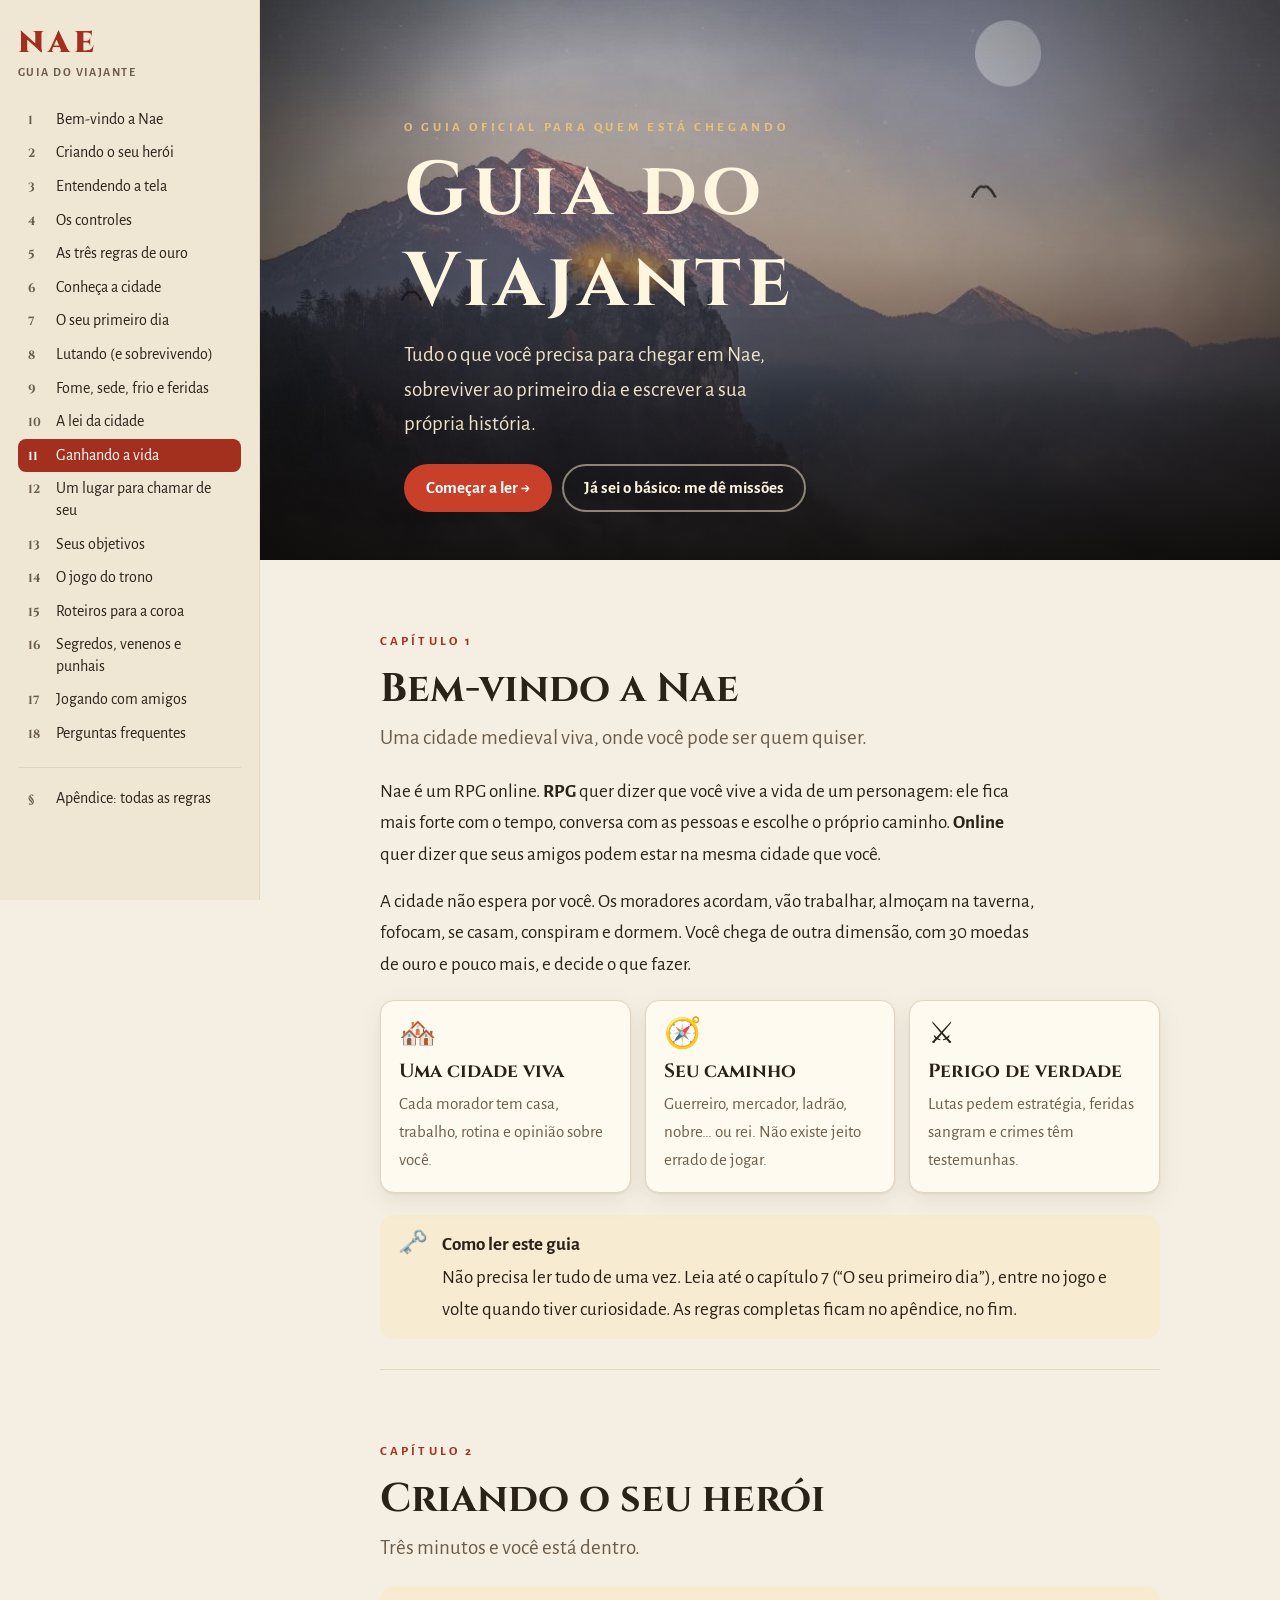
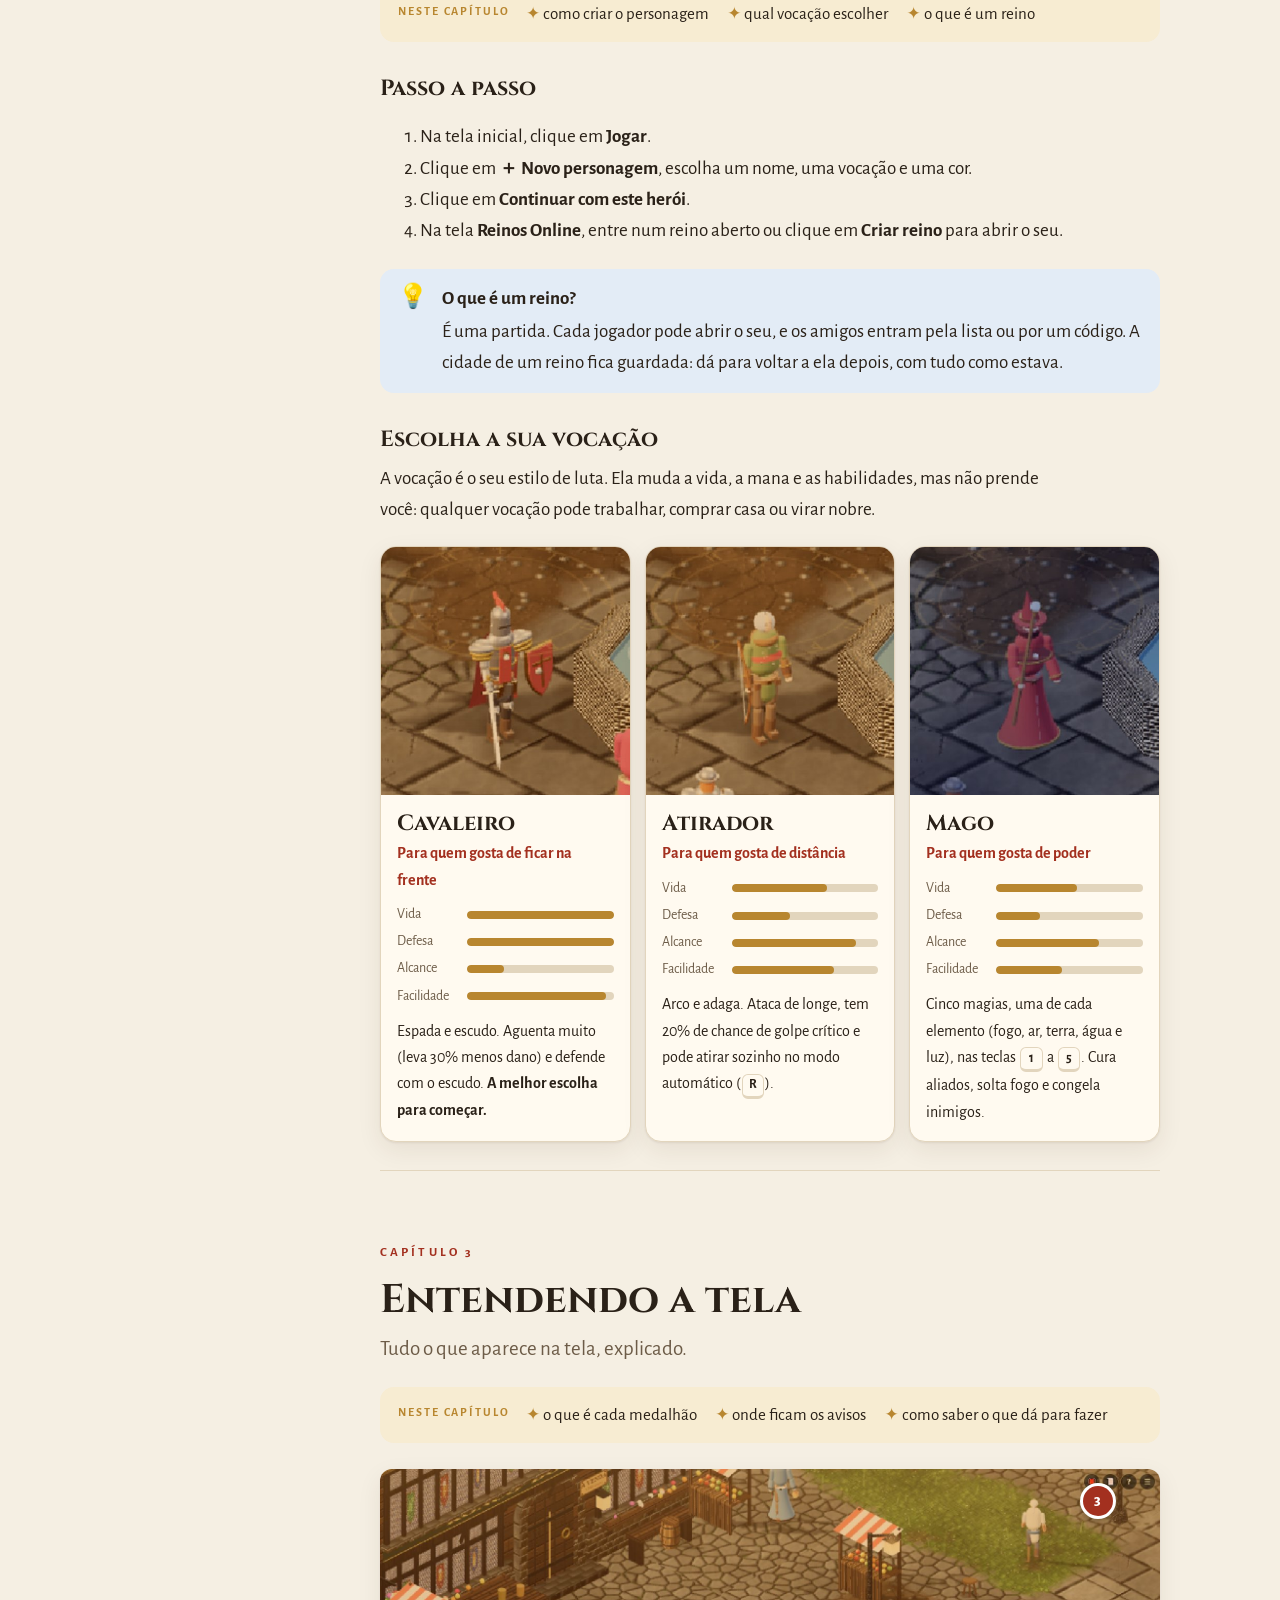
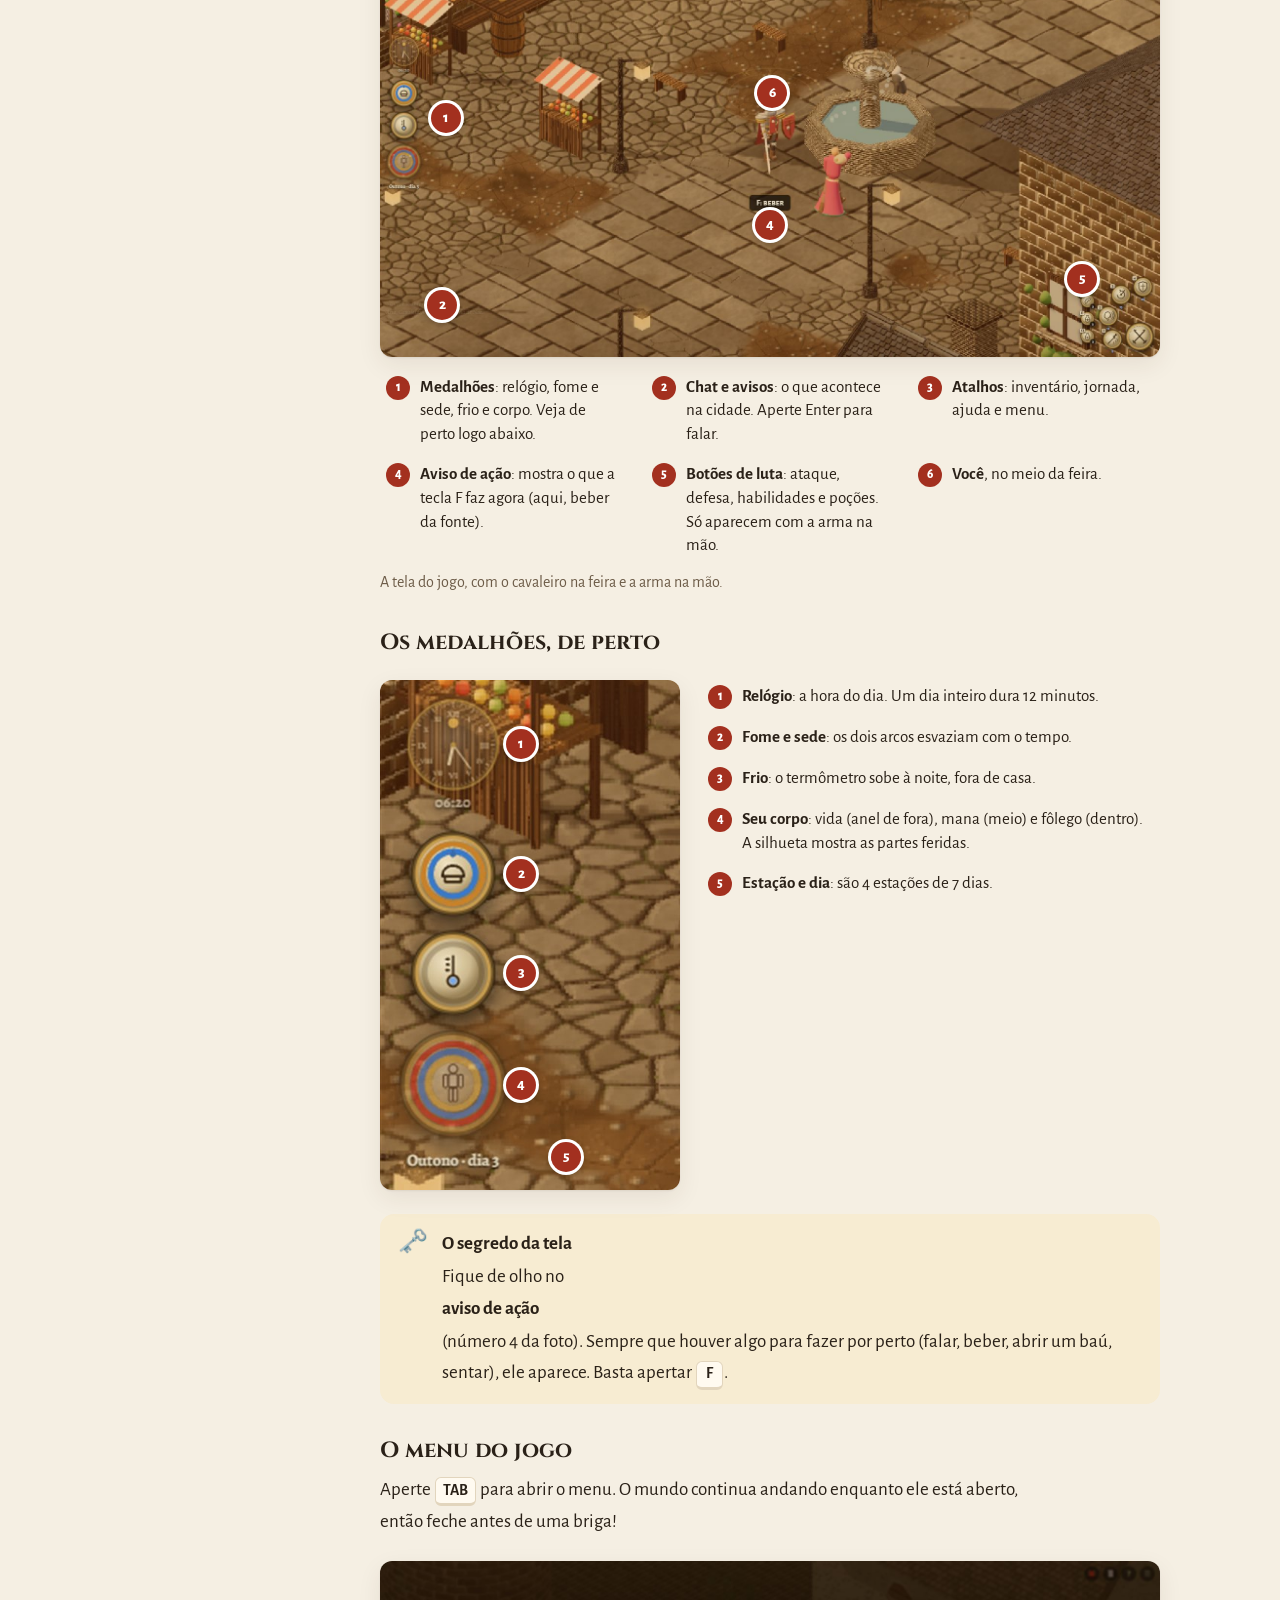
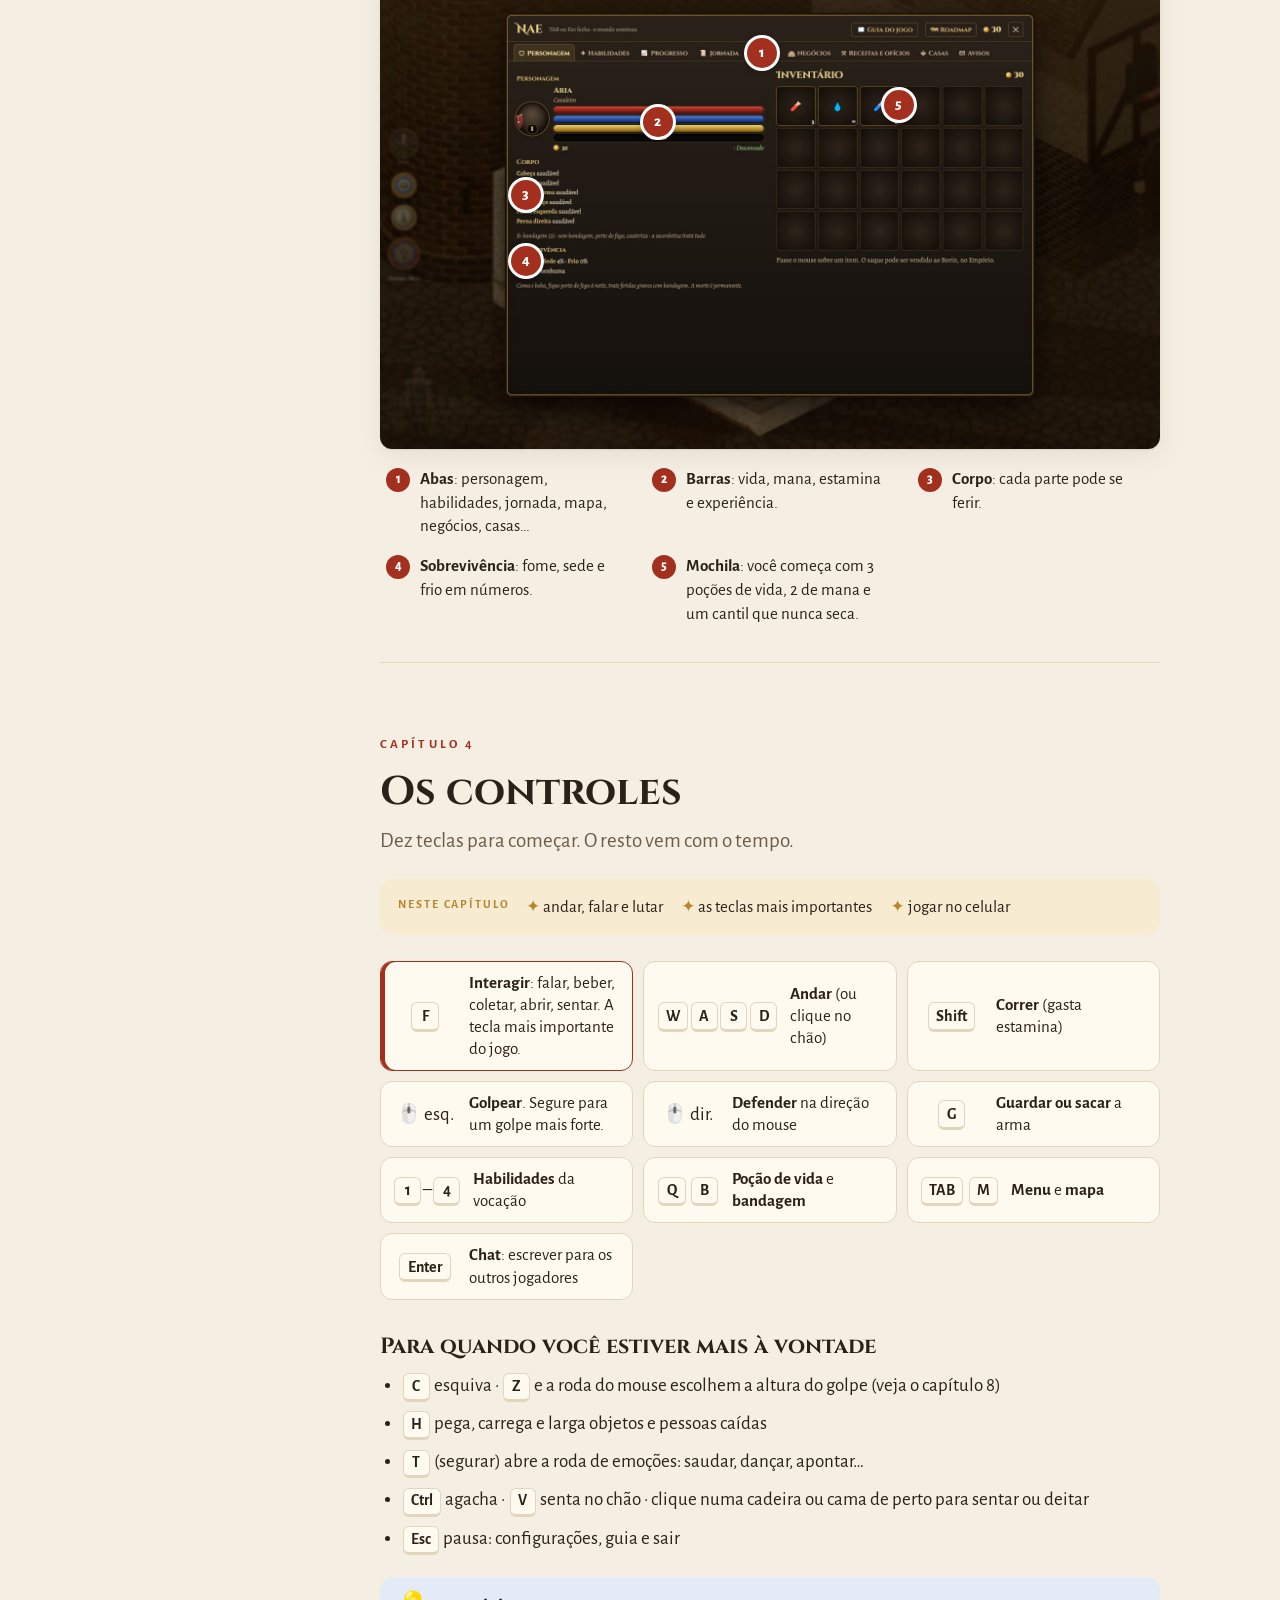
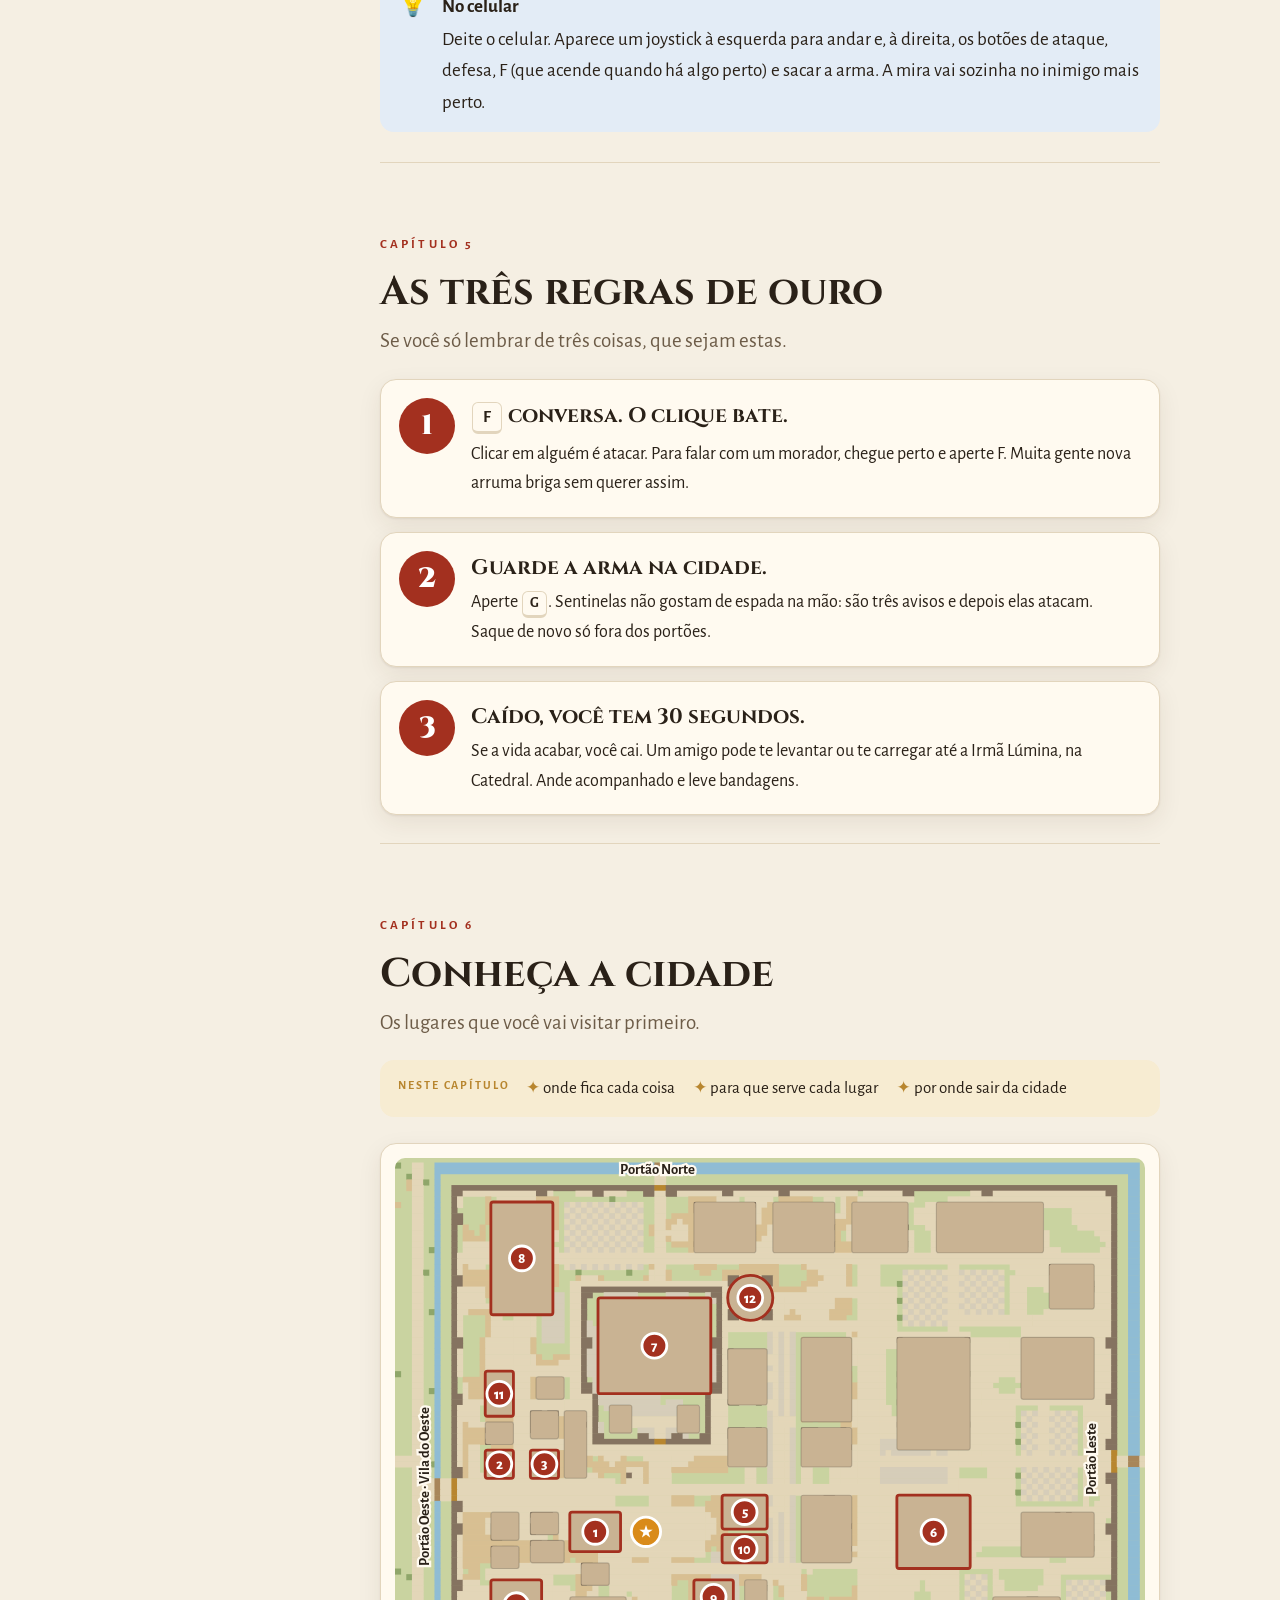
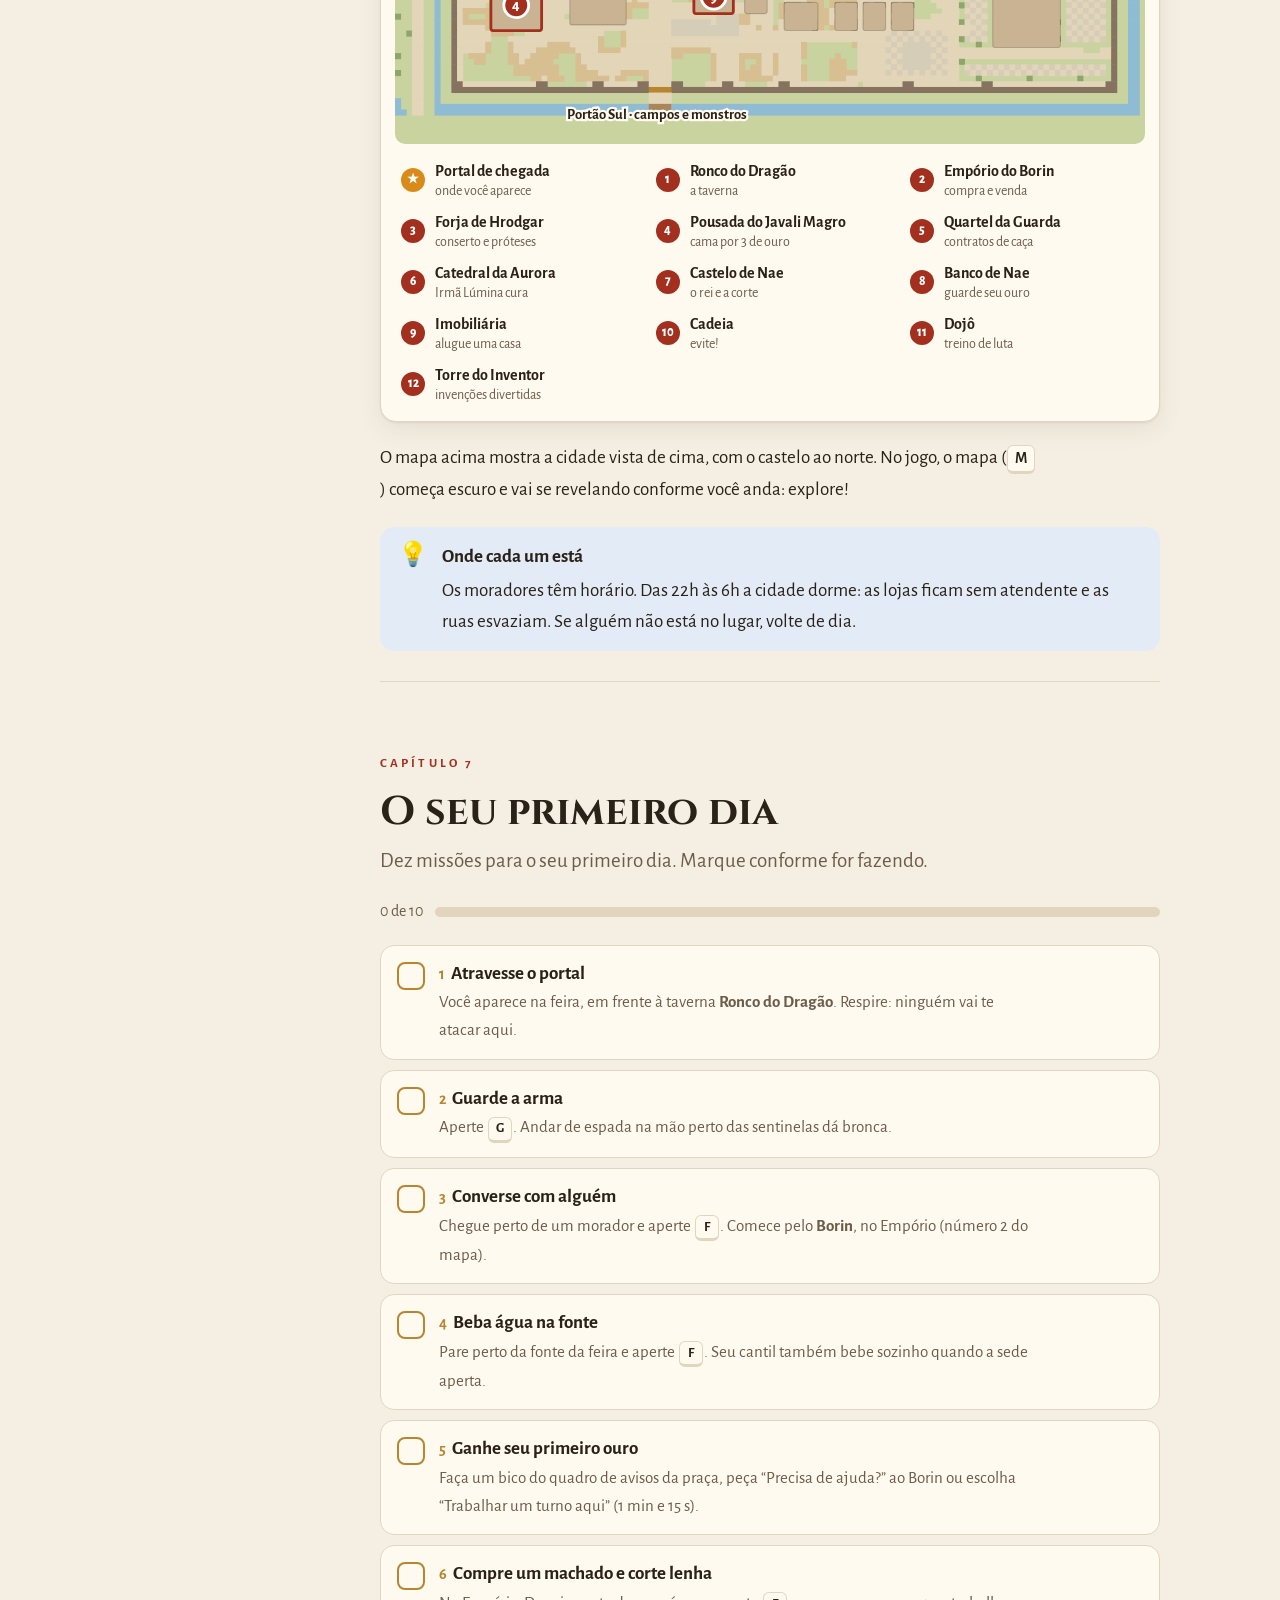
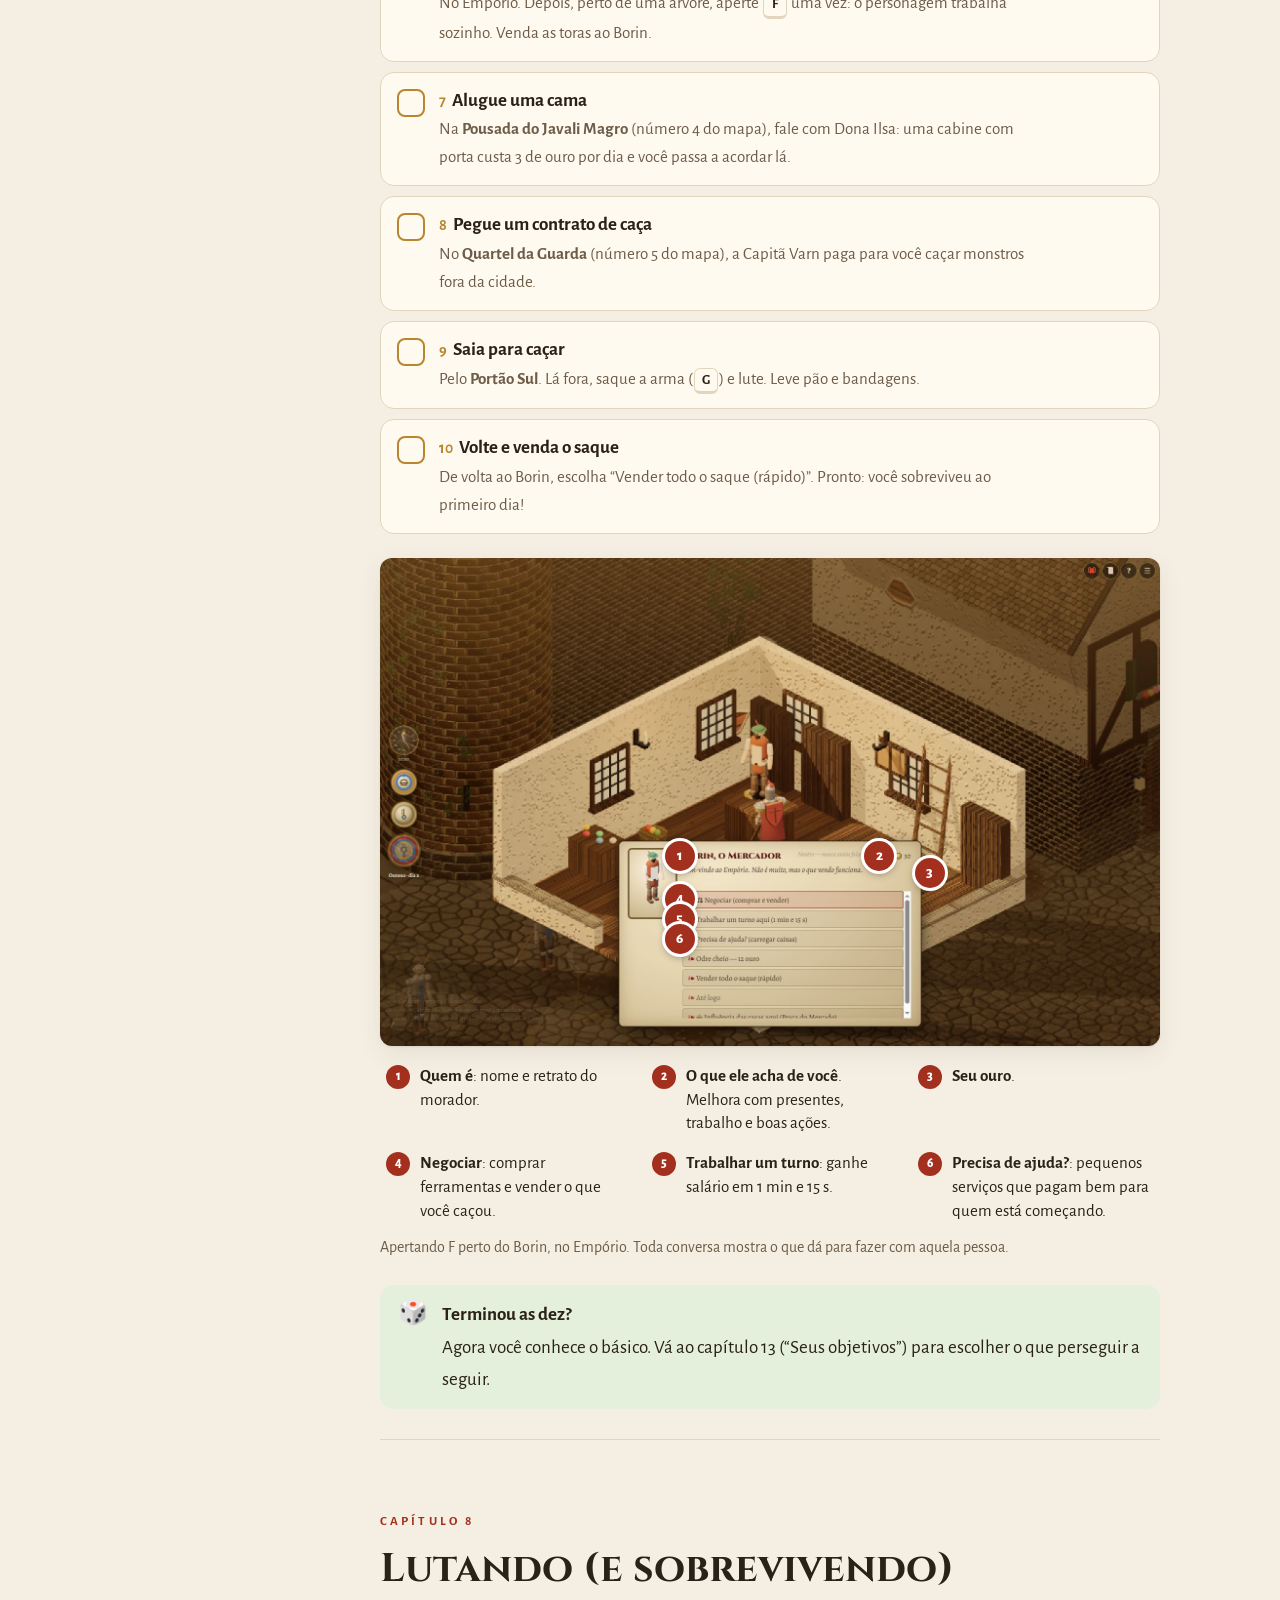
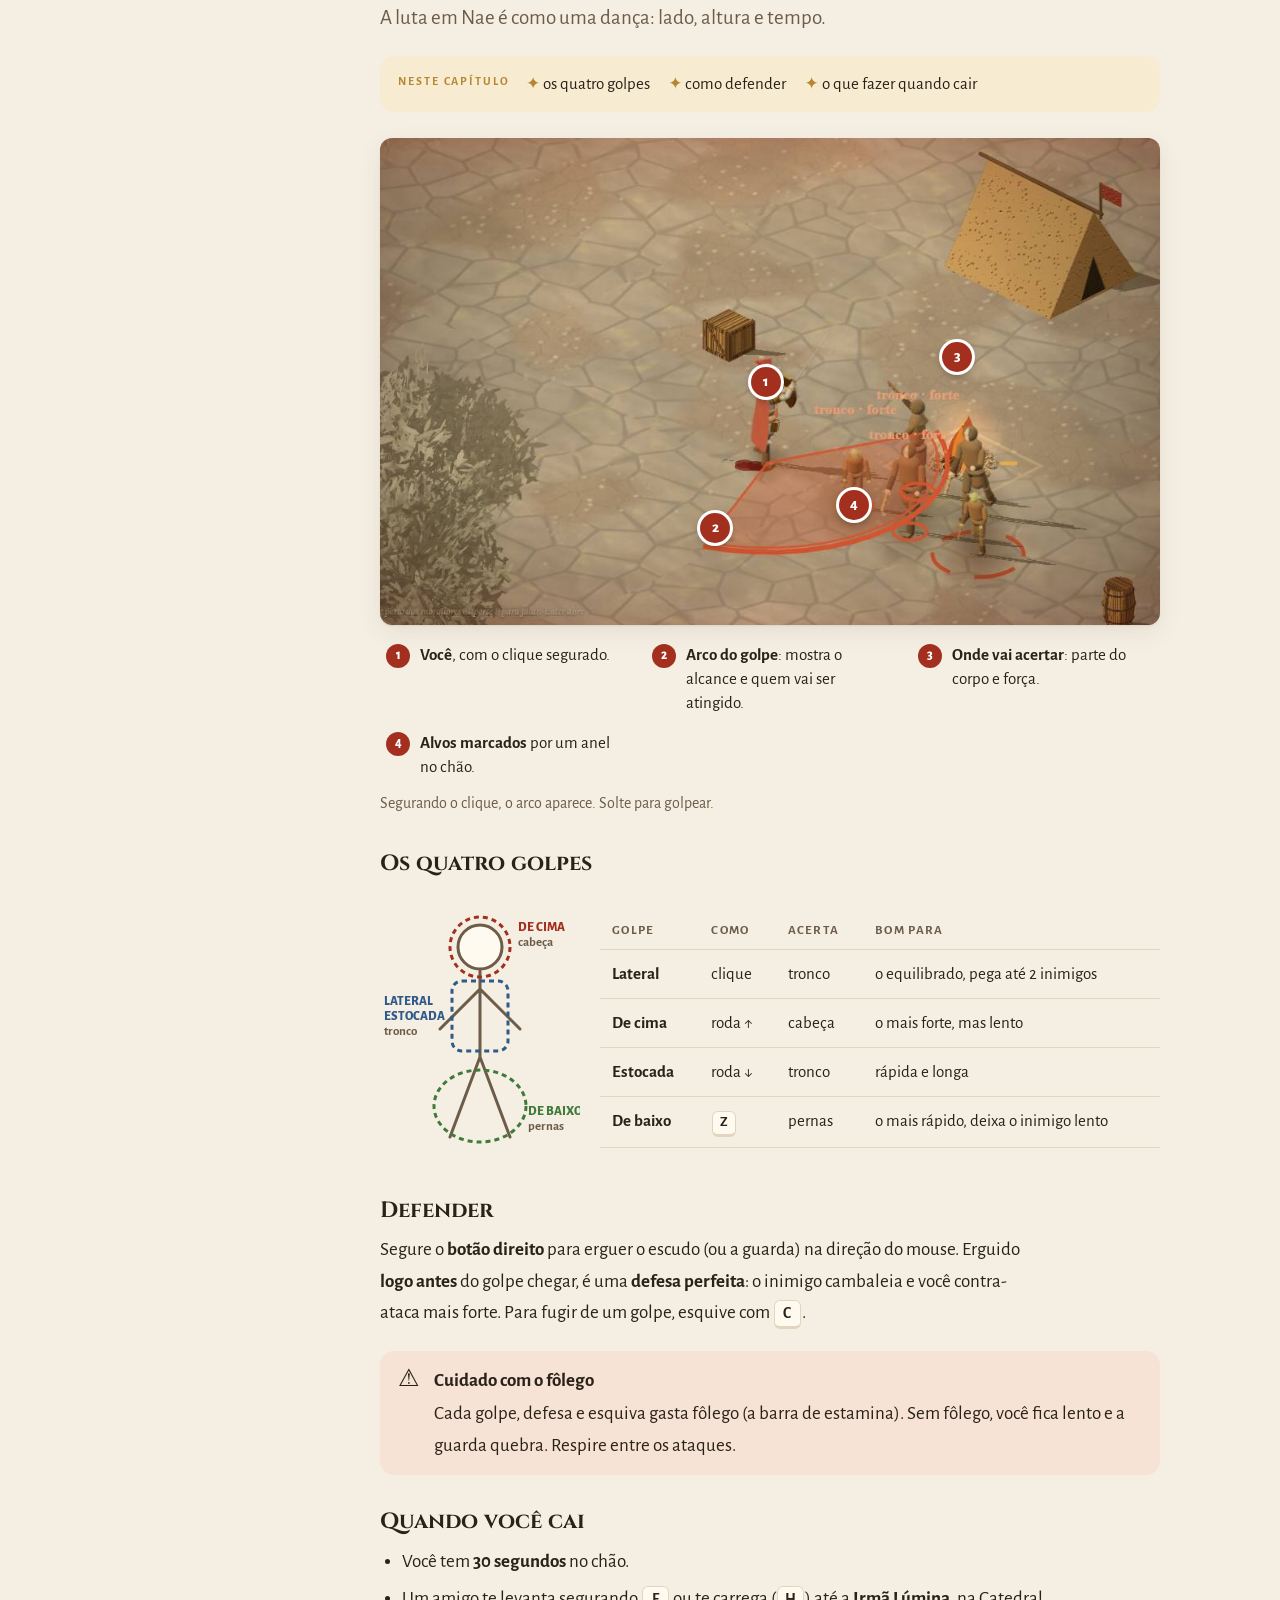
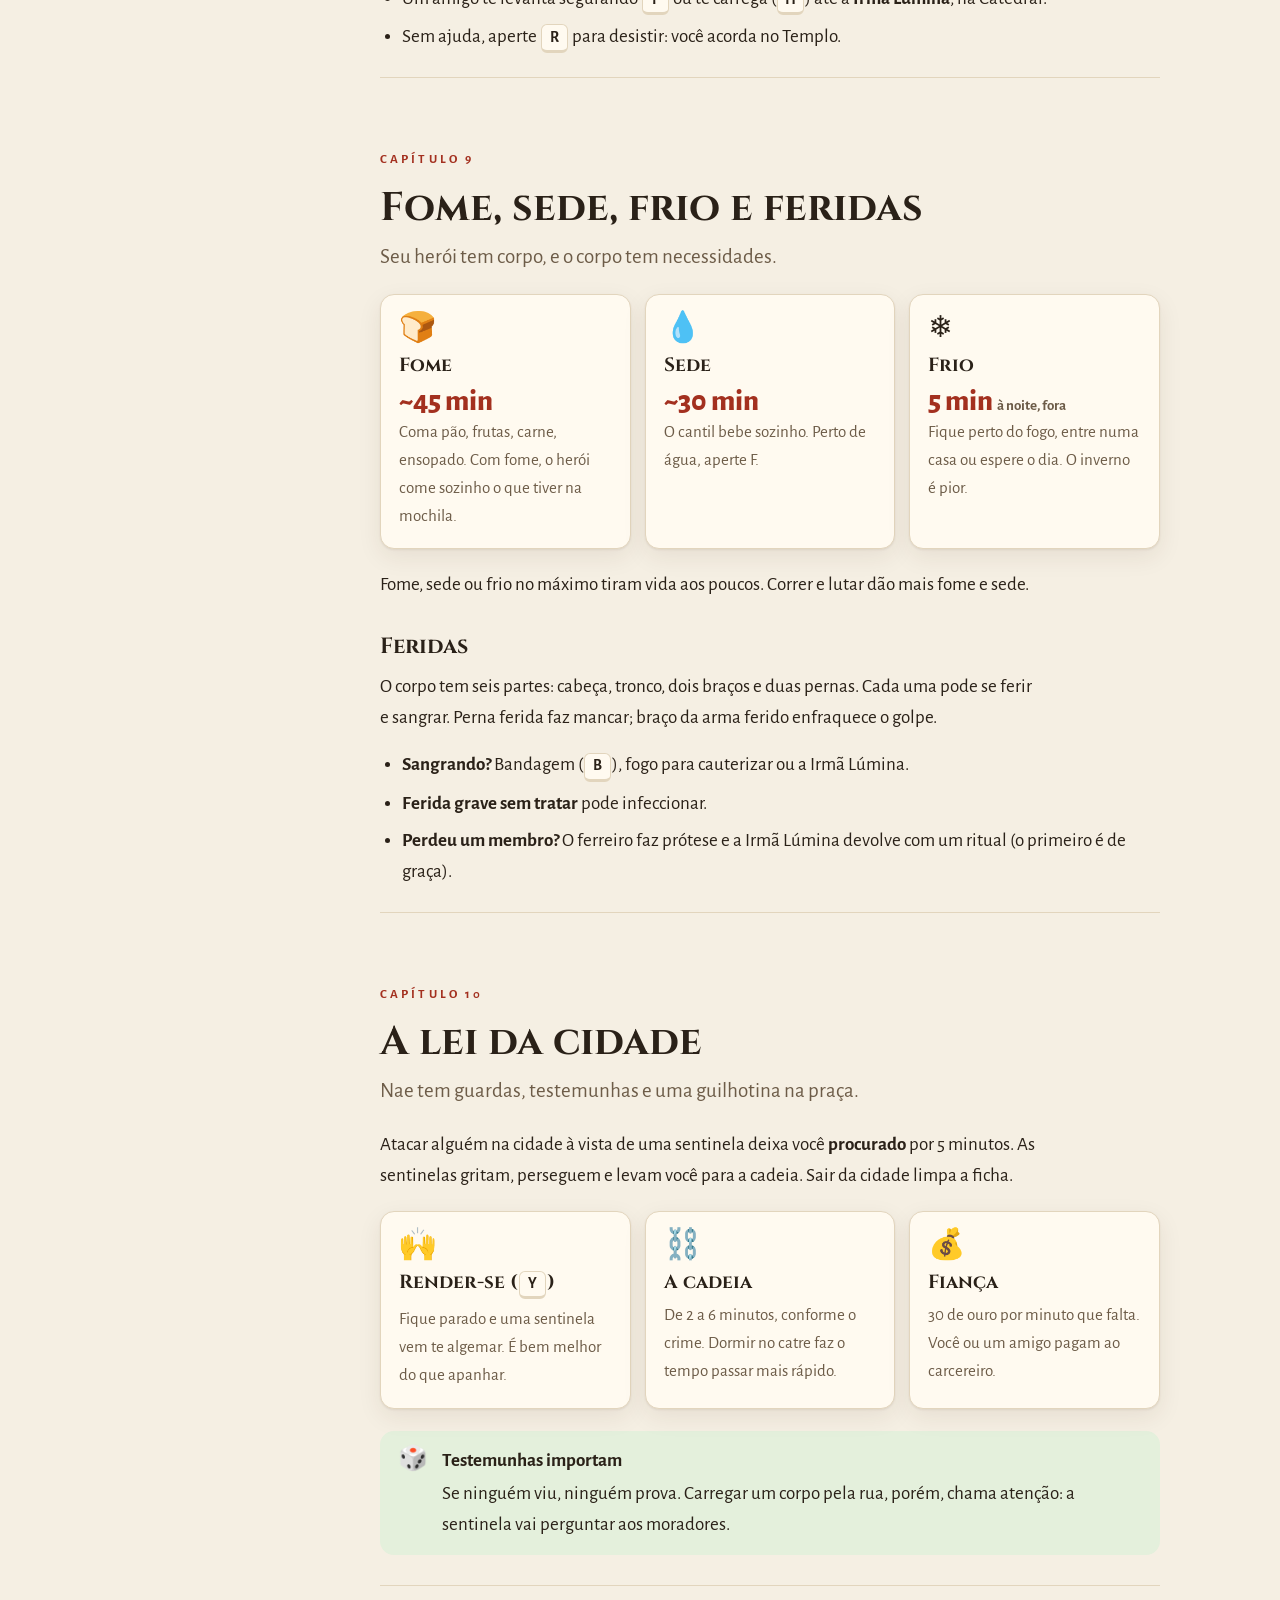
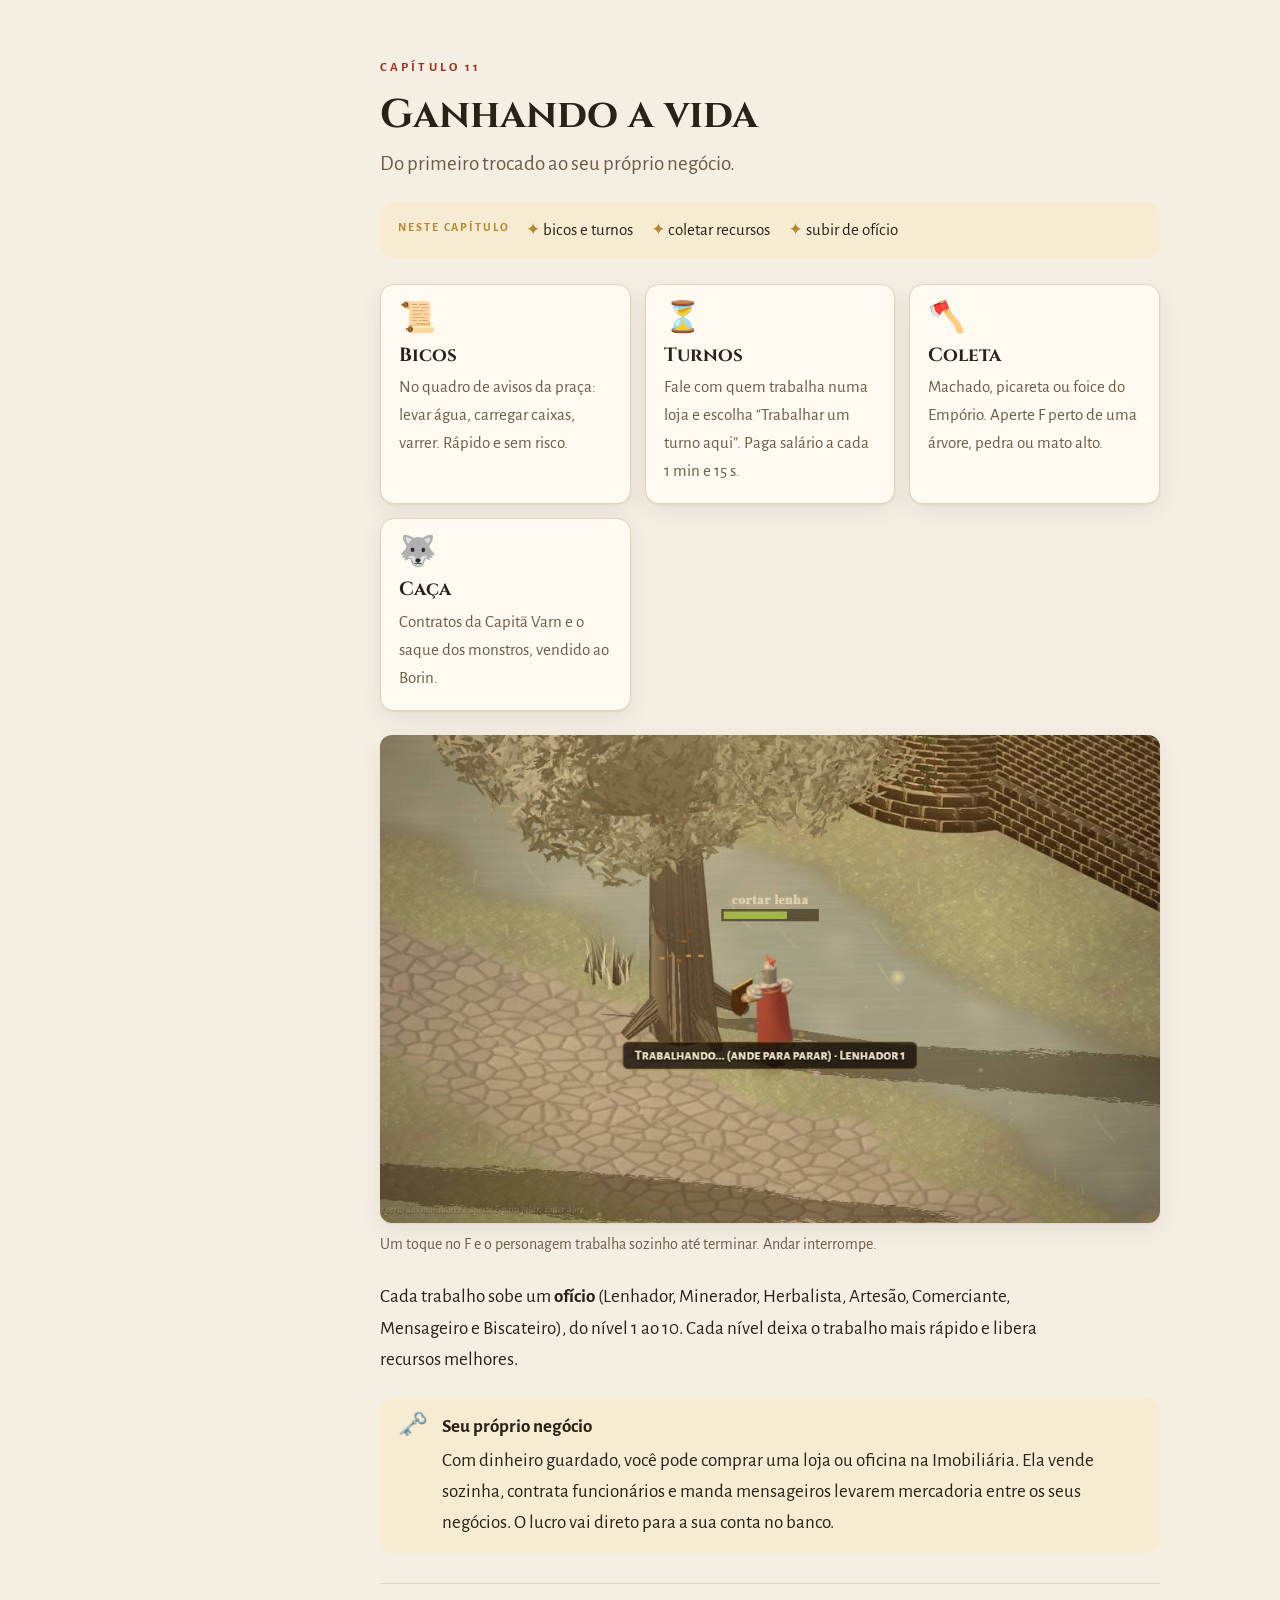
<file: guia.html>
<!doctype html>
<html lang="pt-BR">
<head>
<meta charset="utf-8">
<meta name="viewport" content="width=device-width, initial-scale=1, viewport-fit=cover">
<meta name="description" content="Guia do Viajante de Nae: tudo o que você precisa para começar, sobreviver ao primeiro dia e escolher os seus objetivos.">
<title>Guia do Viajante · Nae</title>

<link rel="stylesheet" href="https://fonts.googleapis.com/css2?family=Cinzel:wght@600;700;900&family=Alegreya+Sans:ital,wght@0,400;0,500;0,700;0,800;0,900;1,400&display=swap">
<style>
:root{--bg:#f5efe3;--card:#fffaf0;--ink:#2a2118;--mut:#6d5c48;--line:#e2d5bd;--acc:#a3301f;--acc2:#b8862f;--acc-bg:#f6e3d6;--gold-bg:#f7ecd2;--blue:#2f5a8a;--blue-bg:#e3ecf6;--green:#3f7a3a;--green-bg:#e4f0dc;--side:#efe6d4;--shadow:0 1px 2px rgba(60,40,10,.08),0 8px 24px rgba(60,40,10,.08);
--m-grass:#c9d3a0;--m-road:#e3d6b8;--m-stone:#d6cdb9;--m-dirt:#d8bf92;--m-tree:#8fa66a;--m-water:#8fbcd4;--m-bridge:#a8865a;--m-wall:#857360;--m-gate:#b8862f;--m-b:#c9b393;--m-bk:#a3301f}
@media (prefers-color-scheme:dark){:root:not([data-theme=light]){--bg:#1b1610;--card:#241d15;--ink:#efe5d2;--mut:#b5a58c;--line:#3a3024;--acc:#e0705a;--acc2:#d9aa52;--acc-bg:#3a2119;--gold-bg:#33291a;--blue:#8db6e6;--blue-bg:#1d2a3a;--green:#8fc884;--green-bg:#1e2c1b;--side:#211a13;--shadow:0 1px 2px rgba(0,0,0,.3),0 8px 24px rgba(0,0,0,.3);--m-grass:#4a5236;--m-road:#6e6450;--m-stone:#635c4f;--m-dirt:#6e5c3e;--m-tree:#34452a;--m-water:#2f5568;--m-bridge:#6b5232;--m-wall:#2e261d;--m-gate:#d9aa52;--m-b:#7d6d55;--m-bk:#e0705a;color-scheme:dark}}
:root[data-theme=dark]{--bg:#1b1610;--card:#241d15;--ink:#efe5d2;--mut:#b5a58c;--line:#3a3024;--acc:#e0705a;--acc2:#d9aa52;--acc-bg:#3a2119;--gold-bg:#33291a;--blue:#8db6e6;--blue-bg:#1d2a3a;--green:#8fc884;--green-bg:#1e2c1b;--side:#211a13;--shadow:0 1px 2px rgba(0,0,0,.3),0 8px 24px rgba(0,0,0,.3);--m-grass:#4a5236;--m-road:#6e6450;--m-stone:#635c4f;--m-dirt:#6e5c3e;--m-tree:#34452a;--m-water:#2f5568;--m-bridge:#6b5232;--m-wall:#2e261d;--m-gate:#d9aa52;--m-b:#7d6d55;--m-bk:#e0705a;color-scheme:dark}
*{box-sizing:border-box}
html{scroll-behavior:smooth;scroll-padding-top:20px}
body{margin:0;background:var(--bg);color:var(--ink);font:19px/1.65 'Alegreya Sans','Segoe UI',system-ui,sans-serif}
h1,h2,h3{font-family:Cinzel,'Times New Roman',serif;line-height:1.2;text-wrap:balance;margin:0}
a{color:var(--acc)}
kbd{display:inline-block;min-width:1.7em;padding:.05em .45em;margin:0 .08em;border:1px solid var(--line);border-bottom-width:3px;border-radius:6px;background:var(--card);font:700 .82em/1.5 'Alegreya Sans',sans-serif;text-align:center;color:var(--ink);white-space:nowrap}
.layout{display:grid;grid-template-columns:260px minmax(0,1fr);min-height:100vh}
nav.side{position:sticky;top:0;height:100vh;overflow:auto;background:var(--side);border-right:1px solid var(--line);padding:28px 18px 28px max(18px,env(safe-area-inset-left,0px))}
nav.side .brand{font:900 30px/1 Cinzel,serif;letter-spacing:.14em;color:var(--acc)}
nav.side .brand small{display:block;font:600 12px/1.4 'Alegreya Sans',sans-serif;letter-spacing:.12em;color:var(--mut);margin-top:6px;text-transform:uppercase}
nav.side ol{list-style:none;padding:0;margin:22px 0 0;counter-reset:c}
nav.side li{counter-increment:c}
nav.side a{display:flex;gap:10px;align-items:baseline;padding:6px 10px;border-radius:8px;color:var(--ink);text-decoration:none;font-size:16px;line-height:1.35}
nav.side a:before{content:counter(c);font:700 12px Cinzel,serif;color:var(--mut);min-width:18px}
nav.side a:hover{background:var(--card)}
nav.side a.on{background:var(--acc);color:#fff}nav.side a.on:before{color:#fff}
nav.side .app{margin-top:16px;padding-top:14px;border-top:1px solid var(--line);font-size:15px}
nav.side .app a:before{content:'§'}
.mtop{display:none}
main{min-width:0;padding:0 max(16px,env(safe-area-inset-right,0px)) 80px max(16px,env(safe-area-inset-left,0px))}
.wrap{max-width:780px;margin:0 auto}
/* capa */
.cover{position:relative;margin:0 calc(-1 * max(16px,env(safe-area-inset-left,0px))) 0;min-height:560px;display:flex;align-items:flex-end;background:#120e0a center/cover no-repeat;color:#f5e9cf;overflow:hidden}
.cover:after{content:'';position:absolute;inset:0;background:linear-gradient(180deg,rgba(10,8,6,.1) 0%,rgba(10,8,6,.35) 45%,rgba(10,8,6,.92) 100%)}
.cover .in{position:relative;z-index:1;max-width:780px;margin:0 auto;padding:40px 24px 48px;width:100%}
.cover .kick{font:700 13px/1 'Alegreya Sans',sans-serif;letter-spacing:.28em;text-transform:uppercase;color:#e8c27a}
.cover h1{font-size:clamp(46px,8vw,76px);letter-spacing:.06em;margin:12px 0 10px;color:#fff6e0}
.cover p{font-size:21px;max-width:36ch;margin:0 0 22px;color:#efe2c8}
.btns{display:flex;flex-wrap:wrap;gap:10px}
.btn{display:inline-flex;align-items:center;gap:8px;padding:12px 20px;border-radius:999px;font:700 17px 'Alegreya Sans',sans-serif;text-decoration:none;border:2px solid transparent}
.btn.p{background:#c8402a;color:#fff}.btn.p:hover{background:#ad3420}
.btn.s{border-color:rgba(255,240,210,.5);color:#fff6e0}.btn.s:hover{background:rgba(255,255,255,.1)}
/* capítulos */
section.ch{padding:64px 0 8px;border-bottom:1px solid var(--line)}
.ch-h{margin-bottom:20px}
.ch-n{font:700 13px/1 'Alegreya Sans',sans-serif;letter-spacing:.24em;text-transform:uppercase;color:var(--acc)}
.ch-h h2{font-size:clamp(30px,4.6vw,40px);margin:10px 0 8px}
.ch-sub{font-size:21px;color:var(--mut);margin:0;max-width:52ch}
h3{font-size:22px;margin:34px 0 10px}
p{margin:0 0 16px;max-width:66ch}
ul.plain{padding-left:22px;margin:0 0 16px}ul.plain li{margin:6px 0}
.learn{display:flex;gap:16px;align-items:flex-start;background:var(--gold-bg);border-radius:14px;padding:14px 18px;margin:0 0 26px}
.learn span{font:700 12px/1.9 'Alegreya Sans',sans-serif;letter-spacing:.16em;text-transform:uppercase;color:var(--acc2);white-space:nowrap}
.learn ul{margin:0;padding:0;list-style:none;display:flex;flex-wrap:wrap;gap:6px 18px;font-size:17px}
.learn li:before{content:'✦ ';color:var(--acc2)}
/* figuras */
figure{margin:24px 0}
.photo img,.shot img{display:block;width:100%;border-radius:12px;box-shadow:var(--shadow)}
figcaption{font-size:16px;color:var(--mut);margin-top:8px}
.anno .shot{position:relative}
.mk{position:absolute;transform:translate(-50%,-50%);width:30px;height:30px;border-radius:50%;background:var(--acc);color:#fff;font:800 15px/30px 'Alegreya Sans',sans-serif;text-align:center;box-shadow:0 0 0 3px #fff,0 3px 8px rgba(0,0,0,.4);transition:transform .15s}
.anno.side{display:grid;grid-template-columns:minmax(0,300px) minmax(0,1fr);gap:22px;align-items:start}.anno.side .legend{grid-template-columns:1fr;margin:0}
@media (max-width:620px){.anno.side{grid-template-columns:minmax(0,1fr)}.anno.side .shot{max-width:280px}}
.mk.hi{transform:translate(-50%,-50%) scale(1.35)}
.legend{list-style:none;padding:0;margin:14px 0 0;display:grid;grid-template-columns:repeat(auto-fill,minmax(240px,1fr));gap:8px 18px}
.legend li{display:flex;gap:10px;align-items:flex-start;font-size:17px;line-height:1.4;padding:4px 6px;border-radius:8px;cursor:default}
.legend li.hi{background:var(--acc-bg)}
.legend li>b{flex:none;width:24px;height:24px;border-radius:50%;background:var(--acc);color:#fff;font:800 13px/24px 'Alegreya Sans',sans-serif;text-align:center;margin-top:1px}
/* chamadas */
.call{display:flex;gap:14px;border-radius:14px;padding:14px 18px;margin:22px 0;background:var(--blue-bg)}
.call .ci{font-size:24px;line-height:1.2}
.call b{display:block;margin-bottom:2px}
.call.warn{background:var(--acc-bg)}.call.key{background:var(--gold-bg)}.call.fun{background:var(--green-bg)}
/* cartões */
.cards{display:grid;grid-template-columns:repeat(auto-fit,minmax(210px,1fr));gap:14px;margin:20px 0}
.card{background:var(--card);border:1px solid var(--line);border-radius:14px;padding:18px;box-shadow:var(--shadow)}
.card .ic{font-size:30px;line-height:1}
.card h4{font:700 19px/1.3 Cinzel,serif;margin:10px 0 6px}
.card p{font-size:17px;margin:0;color:var(--mut)}
/* vocações */
.voc{display:grid;grid-template-columns:repeat(auto-fit,minmax(220px,1fr));gap:14px;margin:20px 0}
.vc{background:var(--card);border:1px solid var(--line);border-radius:16px;overflow:hidden;box-shadow:var(--shadow);display:flex;flex-direction:column}
.vc img{width:100%;aspect-ratio:1/1;object-fit:cover;display:block;max-width:100%}
.vc .b{padding:14px 16px 16px}
.vc h4{font:700 22px Cinzel,serif;margin:0}
.vc .for{font-size:16px;color:var(--acc);font-weight:700;margin:2px 0 10px}
.bar{display:grid;grid-template-columns:62px 1fr;align-items:center;gap:8px;font-size:14px;color:var(--mut);margin:4px 0}
.bar i{display:block;height:8px;border-radius:4px;background:var(--line);position:relative;overflow:hidden}
.bar i:after{content:'';position:absolute;inset:0 auto 0 0;width:var(--v);background:var(--acc2);border-radius:4px}
.vc p{font-size:16px;margin:10px 0 0}
/* teclado */
.keys{display:grid;grid-template-columns:repeat(auto-fill,minmax(230px,1fr));gap:10px;margin:18px 0}
.kc{display:flex;gap:12px;align-items:center;background:var(--card);border:1px solid var(--line);border-radius:12px;padding:10px 12px}
.kc .kk{flex:none;min-width:64px;text-align:center}
.kc kbd{font-size:16px}
.kc span{font-size:17px;line-height:1.3}
.kc.big{border-color:var(--acc);box-shadow:inset 4px 0 0 var(--acc)}
/* regras */
.rules{counter-reset:r;display:grid;gap:14px;margin:20px 0}
.rule{counter-increment:r;display:grid;grid-template-columns:56px 1fr;gap:16px;background:var(--card);border:1px solid var(--line);border-radius:16px;padding:18px;box-shadow:var(--shadow)}
.rule:before{content:counter(r);width:56px;height:56px;border-radius:50%;background:var(--acc);color:#fff;font:900 28px/56px Cinzel,serif;text-align:center}
.rule h4{font:700 21px/1.3 Cinzel,serif;margin:4px 0 6px}
.rule p{margin:0;font-size:18px}
/* mapa */
.map{background:var(--card);border:1px solid var(--line);border-radius:16px;padding:14px;box-shadow:var(--shadow);margin:20px 0}
.map .sv{overflow-x:auto}
.map svg{display:block;width:100%;min-width:520px;height:auto;border-radius:10px}
.map .bo{fill:var(--m-b);stroke:rgba(0,0,0,.18);stroke-width:1}
.map .bk{fill:var(--m-b);stroke:var(--m-bk);stroke-width:2.5}
.pin circle{fill:var(--acc);stroke:#fff;stroke-width:2.5}
.pin text{fill:#fff;font:800 13px 'Alegreya Sans',sans-serif;text-anchor:middle}
.pin.here circle{fill:#d98b1a}
.pin.hi circle{stroke:#ffd77a;stroke-width:5}
.gate text{fill:var(--ink);font:700 13px 'Alegreya Sans',sans-serif;paint-order:stroke;stroke:var(--card);stroke-width:4px}
.mleg{list-style:none;padding:0;margin:14px 0 0;display:grid;grid-template-columns:repeat(auto-fill,minmax(220px,1fr));gap:6px 14px}
.mleg li{display:flex;gap:10px;align-items:center;font-size:16px;line-height:1.3;padding:3px 6px;border-radius:8px}
.mleg li.hi{background:var(--acc-bg)}
.mleg b{flex:none;width:24px;height:24px;border-radius:50%;background:var(--acc);color:#fff;font:800 13px/24px 'Alegreya Sans',sans-serif;text-align:center}
.mleg b.star{background:#d98b1a}
.mleg em{color:var(--mut);font-style:normal;display:block;font-size:14px}
/* missões */
.quests{list-style:none;padding:0;margin:20px 0;display:grid;gap:10px}
.q{display:grid;grid-template-columns:auto 1fr;gap:14px;align-items:start;background:var(--card);border:1px solid var(--line);border-radius:14px;padding:14px 16px;cursor:pointer;transition:background .15s}
.q:hover{border-color:var(--acc2)}
.q input{appearance:none;width:28px;height:28px;border:2px solid var(--acc2);border-radius:8px;margin:2px 0 0;display:grid;place-content:center;cursor:pointer;background:var(--card)}
.q input:checked{background:var(--green);border-color:var(--green)}
.q input:checked:after{content:'✓';color:#fff;font:900 18px/1 sans-serif}
.q h4{font:700 19px/1.3 'Alegreya Sans',sans-serif;margin:2px 0 2px}
.q h4 small{font-weight:700;color:var(--acc2);margin-right:6px}
.q p{font-size:17px;margin:0;color:var(--mut)}
.q.done{background:var(--green-bg)}.q.done h4{text-decoration:line-through;text-decoration-color:var(--green)}
.qbar{display:flex;align-items:center;gap:12px;font-size:16px;color:var(--mut)}
.qbar i{flex:1;height:10px;background:var(--line);border-radius:5px;overflow:hidden}.qbar i b{display:block;height:100%;width:0;background:var(--green);transition:width .3s}
/* golpes */
.atk{display:grid;grid-template-columns:200px 1fr;gap:20px;align-items:center;margin:20px 0}
.atk svg{width:100%;height:auto}
.tbl{overflow-x:auto;margin:16px 0}
table{border-collapse:collapse;width:100%;font-size:17px;min-width:460px}
th,td{text-align:left;padding:10px 12px;border-bottom:1px solid var(--line);vertical-align:top}
th{font:700 13px 'Alegreya Sans',sans-serif;letter-spacing:.1em;text-transform:uppercase;color:var(--mut)}
/* necessidades */
.need{display:grid;grid-template-columns:repeat(auto-fit,minmax(200px,1fr));gap:14px;margin:20px 0}
.need .card .t{font:800 30px/1 'Alegreya Sans',sans-serif;color:var(--acc);margin:8px 0 2px}
.need .card .t small{font-size:15px;color:var(--mut);font-weight:600}
/* escada */
.ladder{position:relative;margin:24px 0;padding-left:44px}
.ladder:before{content:'';position:absolute;left:17px;top:10px;bottom:10px;width:4px;border-radius:2px;background:linear-gradient(var(--acc2),var(--acc))}
.step{position:relative;background:var(--card);border:1px solid var(--line);border-radius:14px;padding:14px 18px;margin:0 0 14px;box-shadow:var(--shadow)}
.step:before{content:attr(data-s);position:absolute;left:-44px;top:12px;width:38px;height:38px;border-radius:50%;background:var(--card);border:3px solid var(--acc2);font:900 16px/32px Cinzel,serif;text-align:center;color:var(--acc)}
.step h4{font:700 20px/1.3 Cinzel,serif;margin:0 0 4px}
.step .when{font-size:14px;font-weight:700;letter-spacing:.06em;text-transform:uppercase;color:var(--acc2)}
.step p{font-size:17px;margin:4px 0 0}
.paths{display:grid;grid-template-columns:repeat(auto-fit,minmax(230px,1fr));gap:14px;margin:20px 0}
/* faq */
details{background:var(--card);border:1px solid var(--line);border-radius:12px;margin:10px 0;padding:0 18px}
summary{cursor:pointer;font-weight:700;font-size:18px;padding:14px 0;list-style:none;display:flex;justify-content:space-between;gap:12px}
summary::-webkit-details-marker{display:none}
summary:after{content:'+';font-size:24px;line-height:1;color:var(--acc)}
details[open] summary:after{content:'–'}
details p{font-size:17px;margin:0 0 16px}
.appx{margin:40px 0 0;background:var(--gold-bg);border-radius:16px;padding:22px 24px}
.appx h3{margin:0 0 6px}
footer{text-align:center;color:var(--mut);font-size:15px;padding:40px 0 0}
@media (max-width:900px){
 .layout{grid-template-columns:1fr}
 nav.side{display:none}
 .mtop{display:flex;position:sticky;top:env(safe-area-inset-top,0px);z-index:5;background:var(--side);border-bottom:1px solid var(--line);padding:10px max(16px,env(safe-area-inset-right,0px)) 10px max(16px,env(safe-area-inset-left,0px));align-items:center;gap:12px}
 .mtop b{font:900 20px Cinzel,serif;letter-spacing:.12em;color:var(--acc)}
 .mtop select{flex:1;min-width:0;font:600 16px 'Alegreya Sans',sans-serif;padding:8px;border-radius:8px;border:1px solid var(--line);background:var(--card);color:var(--ink)}
 body:before{content:'';position:fixed;inset:0 0 auto;height:env(safe-area-inset-top,0px);z-index:10;background:var(--side)}
 .cover{margin:0 calc(-1 * max(16px,env(safe-area-inset-left,0px)));min-height:480px}
 .atk{grid-template-columns:1fr}.atk svg{max-width:220px;margin:0 auto}
 html{scroll-padding-top:70px}
}
@media (max-width:520px){body{font-size:18px}.mk{width:24px;height:24px;font-size:13px;line-height:24px}.rule{grid-template-columns:1fr}.cover p{font-size:19px}}

.pmap{margin:22px 0;padding:14px;border:1px solid var(--line);border-radius:14px;background:var(--card);box-shadow:var(--shadow);overflow-x:auto}
.pmap svg{display:block;width:100%;min-width:560px;height:auto}
.pmap .nd rect{fill:var(--bg);stroke:var(--line);stroke-width:1.5}.pmap .nd.k rect{fill:var(--gold-bg);stroke:var(--acc2);stroke-width:2}.pmap .nd.y rect{fill:var(--acc-bg);stroke:var(--acc)}.pmap .nd.sh rect{fill:var(--side);stroke-dasharray:5 4}
.pmap text{fill:var(--ink);font:700 15px 'Alegreya Sans',sans-serif}.pmap text.s{fill:var(--mut);font-weight:400;font-size:12.5px}.pmap .ar{stroke:var(--mut);stroke-width:1.6;fill:none;marker-end:url(#ah)}.pmap .ar.a{stroke:var(--acc)}.pmap .ar.d{stroke-dasharray:4 4}.pmap .lb{fill:var(--acc);font-size:12.5px;font-weight:700}
.pmap #ah path{fill:var(--mut)}.pmap figcaption{font-size:15px;color:var(--mut);margin-top:8px}
.route{margin:22px 0;border:1px solid var(--line);border-radius:14px;background:var(--card);box-shadow:var(--shadow);overflow:hidden}
.route>h4{margin:0;padding:12px 16px;background:var(--gold-bg);font:700 19px/1.3 Cinzel,serif;color:var(--ink);border-bottom:1px solid var(--line)}.route>h4 small{display:block;font:400 15px 'Alegreya Sans',sans-serif;color:var(--mut);margin-top:2px}
.route ol{list-style:none;margin:0;padding:6px 16px 10px;counter-reset:r}.route li{counter-increment:r;position:relative;padding:10px 0 10px 44px;border-bottom:1px dashed var(--line)}.route li:last-child{border-bottom:0}
.route li:before{content:counter(r);position:absolute;left:0;top:10px;width:30px;height:30px;border-radius:50%;background:var(--acc);color:#fff;font:800 15px/30px 'Alegreya Sans',sans-serif;text-align:center}
.route li b.t{display:block}.route .risk{margin:0;padding:10px 16px;background:var(--acc-bg);font-size:16px;border-top:1px solid var(--line)}
.houses{display:grid;grid-template-columns:repeat(auto-fill,minmax(210px,1fr));gap:10px;margin:16px 0}.houses div{border:1px solid var(--line);border-radius:12px;padding:10px 12px;background:var(--card)}.houses b{display:block;font-family:Cinzel,serif}.houses small{color:var(--mut);font-size:15px;line-height:1.4;display:block}
.three{display:grid;grid-template-columns:repeat(auto-fit,minmax(170px,1fr));gap:10px;margin:14px 0}.three div{border-radius:12px;padding:12px;background:var(--blue-bg)}.three b{display:block;font-size:22px;color:var(--blue)}
</style>
</head>
<body>
<div class="mtop"><b>NAE</b><select id="jump" aria-label="Ir para o capítulo"><option value="bemvindo">1. Bem-vindo a Nae</option><option value="heroi">2. Criando o seu herói</option><option value="tela">3. Entendendo a tela</option><option value="controles">4. Os controles</option><option value="regras">5. As três regras de ouro</option><option value="cidade">6. Conheça a cidade</option><option value="dia1">7. O seu primeiro dia</option><option value="luta">8. Lutando (e sobrevivendo)</option><option value="corpo">9. Fome, sede, frio e feridas</option><option value="lei">10. A lei da cidade</option><option value="dinheiro">11. Ganhando a vida</option><option value="lar">12. Um lugar para chamar de seu</option><option value="objetivos">13. Seus objetivos</option><option value="trono">14. O jogo do trono</option><option value="coroa">15. Roteiros para a coroa</option><option value="intriga">16. Segredos, venenos e punhais</option><option value="amigos">17. Jogando com amigos</option><option value="faq">18. Perguntas frequentes</option></select></div>
<div class="layout">
<nav class="side" aria-label="Capítulos"><div class="brand">NAE<small>Guia do Viajante</small></div><ol><li><a href="#bemvindo">Bem-vindo a Nae</a></li><li><a href="#heroi">Criando o seu herói</a></li><li><a href="#tela">Entendendo a tela</a></li><li><a href="#controles">Os controles</a></li><li><a href="#regras">As três regras de ouro</a></li><li><a href="#cidade">Conheça a cidade</a></li><li><a href="#dia1">O seu primeiro dia</a></li><li><a href="#luta">Lutando (e sobrevivendo)</a></li><li><a href="#corpo">Fome, sede, frio e feridas</a></li><li><a href="#lei">A lei da cidade</a></li><li><a href="#dinheiro">Ganhando a vida</a></li><li><a href="#lar">Um lugar para chamar de seu</a></li><li><a href="#objetivos">Seus objetivos</a></li><li><a href="#trono">O jogo do trono</a></li><li><a href="#coroa">Roteiros para a coroa</a></li><li><a href="#intriga">Segredos, venenos e punhais</a></li><li><a href="#amigos">Jogando com amigos</a></li><li><a href="#faq">Perguntas frequentes</a></li></ol><div class="app"><a href="regras.html">Apêndice: todas as regras</a></div></nav>
<main>
<div class="cover" style="background-image:url('img/guia/capa.jpg')"><div class="in">
<div class="kick">O guia oficial para quem está chegando</div>
<h1>Guia do Viajante</h1>
<p>Tudo o que você precisa para chegar em Nae, sobreviver ao primeiro dia e escrever a sua própria história.</p>
<div class="btns"><a class="btn p" href="#bemvindo">Começar a ler →</a><a class="btn s" href="#dia1">Já sei o básico: me dê missões</a></div>
</div></div>
<div class="wrap">

<section class="ch" id="bemvindo"><header class="ch-h"><span class="ch-n">Capítulo 1</span><h2>Bem-vindo a Nae</h2><p class="ch-sub">Uma cidade medieval viva, onde você pode ser quem quiser.</p></header>
<p>Nae é um RPG online. <b>RPG</b> quer dizer que você vive a vida de um personagem: ele fica mais forte com o tempo, conversa com as pessoas e escolhe o próprio caminho. <b>Online</b> quer dizer que seus amigos podem estar na mesma cidade que você.</p>
<p>A cidade não espera por você. Os moradores acordam, vão trabalhar, almoçam na taverna, fofocam, se casam, conspiram e dormem. Você chega de outra dimensão, com 30 moedas de ouro e pouco mais, e decide o que fazer.</p>
<div class="cards">
<div class="card"><div class="ic">🏘️</div><h4>Uma cidade viva</h4><p>Cada morador tem casa, trabalho, rotina e opinião sobre você.</p></div>
<div class="card"><div class="ic">🧭</div><h4>Seu caminho</h4><p>Guerreiro, mercador, ladrão, nobre… ou rei. Não existe jeito errado de jogar.</p></div>
<div class="card"><div class="ic">⚔️</div><h4>Perigo de verdade</h4><p>Lutas pedem estratégia, feridas sangram e crimes têm testemunhas.</p></div>
</div>
<aside class="call key"><div class="ci">🗝️</div><div><b>Como ler este guia</b>Não precisa ler tudo de uma vez. Leia até o capítulo 7 (“O seu primeiro dia”), entre no jogo e volte quando tiver curiosidade. As regras completas ficam no apêndice, no fim.</div></aside>
</section>

<section class="ch" id="heroi"><header class="ch-h"><span class="ch-n">Capítulo 2</span><h2>Criando o seu herói</h2><p class="ch-sub">Três minutos e você está dentro.</p></header>
<div class="learn"><span>Neste capítulo</span><ul><li>como criar o personagem</li><li>qual vocação escolher</li><li>o que é um reino</li></ul></div>
<h3>Passo a passo</h3>
<ol class="plain">
<li>Na tela inicial, clique em <b>Jogar</b>.</li>
<li>Clique em <b>＋ Novo personagem</b>, escolha um nome, uma vocação e uma cor.</li>
<li>Clique em <b>Continuar com este herói</b>.</li>
<li>Na tela <b>Reinos Online</b>, entre num reino aberto ou clique em <b>Criar reino</b> para abrir o seu.</li>
</ol>
<aside class="call tip"><div class="ci">💡</div><div><b>O que é um reino?</b>É uma partida. Cada jogador pode abrir o seu, e os amigos entram pela lista ou por um código. A cidade de um reino fica guardada: dá para voltar a ela depois, com tudo como estava.</div></aside>
<h3>Escolha a sua vocação</h3>
<p>A vocação é o seu estilo de luta. Ela muda a vida, a mana e as habilidades, mas não prende você: qualquer vocação pode trabalhar, comprar casa ou virar nobre.</p>
<div class="voc">
<div class="vc"><img src="img/guia/voc-cavaleiro.jpg" alt="O cavaleiro"><div class="b"><h4>Cavaleiro</h4><div class="for">Para quem gosta de ficar na frente</div>
<div class="bar">Vida<i style="--v:100%"></i></div><div class="bar">Defesa<i style="--v:100%"></i></div><div class="bar">Alcance<i style="--v:25%"></i></div><div class="bar">Facilidade<i style="--v:95%"></i></div>
<p>Espada e escudo. Aguenta muito (leva 30% menos dano) e defende com o escudo. <b>A melhor escolha para começar.</b></p></div></div>
<div class="vc"><img src="img/guia/voc-atirador.jpg" alt="O atirador"><div class="b"><h4>Atirador</h4><div class="for">Para quem gosta de distância</div>
<div class="bar">Vida<i style="--v:65%"></i></div><div class="bar">Defesa<i style="--v:40%"></i></div><div class="bar">Alcance<i style="--v:85%"></i></div><div class="bar">Facilidade<i style="--v:70%"></i></div>
<p>Arco e adaga. Ataca de longe, tem 20% de chance de golpe crítico e pode atirar sozinho no modo automático (<kbd>R</kbd>).</p></div></div>
<div class="vc"><img src="img/guia/voc-mago.jpg" alt="O mago"><div class="b"><h4>Mago</h4><div class="for">Para quem gosta de poder</div>
<div class="bar">Vida<i style="--v:55%"></i></div><div class="bar">Defesa<i style="--v:30%"></i></div><div class="bar">Alcance<i style="--v:70%"></i></div><div class="bar">Facilidade<i style="--v:45%"></i></div>
<p>Cinco magias, uma de cada elemento (fogo, ar, terra, água e luz), nas teclas <kbd>1</kbd> a <kbd>5</kbd>. Cura aliados, solta fogo e congela inimigos.</p></div></div>
</div>
</section>

<section class="ch" id="tela"><header class="ch-h"><span class="ch-n">Capítulo 3</span><h2>Entendendo a tela</h2><p class="ch-sub">Tudo o que aparece na tela, explicado.</p></header>
<div class="learn"><span>Neste capítulo</span><ul><li>o que é cada medalhão</li><li>onde ficam os avisos</li><li>como saber o que dá para fazer</li></ul></div>
<figure class="anno "><div class="shot"><img src="img/guia/tela.jpg" alt="A tela do jogo com o cavaleiro na feira" loading="lazy"><span class="mk" style="left:8.5%;top:51%" data-n="1">1</span><span class="mk" style="left:8%;top:89.5%" data-n="2">2</span><span class="mk" style="left:92%;top:6.5%" data-n="3">3</span><span class="mk" style="left:50%;top:73%" data-n="4">4</span><span class="mk" style="left:90%;top:84%" data-n="5">5</span><span class="mk" style="left:50.3%;top:46%" data-n="6">6</span></div><ol class="legend"><li data-n="1"><b>1</b><span><b>Medalhões</b>: relógio, fome e sede, frio e corpo. Veja de perto logo abaixo.</span></li><li data-n="2"><b>2</b><span><b>Chat e avisos</b>: o que acontece na cidade. Aperte Enter para falar.</span></li><li data-n="3"><b>3</b><span><b>Atalhos</b>: inventário, jornada, ajuda e menu.</span></li><li data-n="4"><b>4</b><span><b>Aviso de ação</b>: mostra o que a tecla F faz agora (aqui, beber da fonte).</span></li><li data-n="5"><b>5</b><span><b>Botões de luta</b>: ataque, defesa, habilidades e poções. Só aparecem com a arma na mão.</span></li><li data-n="6"><b>6</b><span><b>Você</b>, no meio da feira.</span></li></ol><figcaption>A tela do jogo, com o cavaleiro na feira e a arma na mão.</figcaption></figure>
<h3>Os medalhões, de perto</h3>
<figure class="anno side"><div class="shot"><img src="img/guia/medalhoes.jpg" alt="Os medalhões da borda esquerda" loading="lazy"><span class="mk" style="left:47%;top:12.5%" data-n="1">1</span><span class="mk" style="left:47%;top:38%" data-n="2">2</span><span class="mk" style="left:47%;top:57.4%" data-n="3">3</span><span class="mk" style="left:47%;top:79.4%" data-n="4">4</span><span class="mk" style="left:62%;top:93.5%" data-n="5">5</span></div><ol class="legend"><li data-n="1"><b>1</b><span><b>Relógio</b>: a hora do dia. Um dia inteiro dura 12 minutos.</span></li><li data-n="2"><b>2</b><span><b>Fome e sede</b>: os dois arcos esvaziam com o tempo.</span></li><li data-n="3"><b>3</b><span><b>Frio</b>: o termômetro sobe à noite, fora de casa.</span></li><li data-n="4"><b>4</b><span><b>Seu corpo</b>: vida (anel de fora), mana (meio) e fôlego (dentro). A silhueta mostra as partes feridas.</span></li><li data-n="5"><b>5</b><span><b>Estação e dia</b>: são 4 estações de 7 dias.</span></li></ol></figure>
<aside class="call key"><div class="ci">🗝️</div><div><b>O segredo da tela</b>Fique de olho no <b>aviso de ação</b> (número 4 da foto). Sempre que houver algo para fazer por perto (falar, beber, abrir um baú, sentar), ele aparece. Basta apertar <kbd>F</kbd>.</div></aside>
<h3>O menu do jogo</h3>
<p>Aperte <kbd>TAB</kbd> para abrir o menu. O mundo continua andando enquanto ele está aberto, então feche antes de uma briga!</p>
<figure class="anno "><div class="shot"><img src="img/guia/painel.jpg" alt="O menu do jogo na aba Personagem" loading="lazy"><span class="mk" style="left:49%;top:18.8%" data-n="1">1</span><span class="mk" style="left:35.6%;top:33%" data-n="2">2</span><span class="mk" style="left:18.7%;top:48%" data-n="3">3</span><span class="mk" style="left:18.7%;top:61.4%" data-n="4">4</span><span class="mk" style="left:66.5%;top:29.5%" data-n="5">5</span></div><ol class="legend"><li data-n="1"><b>1</b><span><b>Abas</b>: personagem, habilidades, jornada, mapa, negócios, casas…</span></li><li data-n="2"><b>2</b><span><b>Barras</b>: vida, mana, estamina e experiência.</span></li><li data-n="3"><b>3</b><span><b>Corpo</b>: cada parte pode se ferir.</span></li><li data-n="4"><b>4</b><span><b>Sobrevivência</b>: fome, sede e frio em números.</span></li><li data-n="5"><b>5</b><span><b>Mochila</b>: você começa com 3 poções de vida, 2 de mana e um cantil que nunca seca.</span></li></ol></figure>
</section>

<section class="ch" id="controles"><header class="ch-h"><span class="ch-n">Capítulo 4</span><h2>Os controles</h2><p class="ch-sub">Dez teclas para começar. O resto vem com o tempo.</p></header>
<div class="learn"><span>Neste capítulo</span><ul><li>andar, falar e lutar</li><li>as teclas mais importantes</li><li>jogar no celular</li></ul></div>
<div class="keys">
<div class="kc big"><div class="kk"><kbd>F</kbd></div><span><b>Interagir</b>: falar, beber, coletar, abrir, sentar. A tecla mais importante do jogo.</span></div>
<div class="kc"><div class="kk"><kbd>W</kbd><kbd>A</kbd><kbd>S</kbd><kbd>D</kbd></div><span><b>Andar</b> (ou clique no chão)</span></div>
<div class="kc"><div class="kk"><kbd>Shift</kbd></div><span><b>Correr</b> (gasta estamina)</span></div>
<div class="kc"><div class="kk">🖱️ esq.</div><span><b>Golpear</b>. Segure para um golpe mais forte.</span></div>
<div class="kc"><div class="kk">🖱️ dir.</div><span><b>Defender</b> na direção do mouse</span></div>
<div class="kc"><div class="kk"><kbd>G</kbd></div><span><b>Guardar ou sacar</b> a arma</span></div>
<div class="kc"><div class="kk"><kbd>1</kbd>–<kbd>4</kbd></div><span><b>Habilidades</b> da vocação</span></div>
<div class="kc"><div class="kk"><kbd>Q</kbd> <kbd>B</kbd></div><span><b>Poção de vida</b> e <b>bandagem</b></span></div>
<div class="kc"><div class="kk"><kbd>TAB</kbd> <kbd>M</kbd></div><span><b>Menu</b> e <b>mapa</b></span></div>
<div class="kc"><div class="kk"><kbd>Enter</kbd></div><span><b>Chat</b>: escrever para os outros jogadores</span></div>
</div>
<h3>Para quando você estiver mais à vontade</h3>
<ul class="plain">
<li><kbd>C</kbd> esquiva · <kbd>Z</kbd> e a roda do mouse escolhem a altura do golpe (veja o capítulo 8)</li>
<li><kbd>H</kbd> pega, carrega e larga objetos e pessoas caídas</li>
<li><kbd>T</kbd> (segurar) abre a roda de emoções: saudar, dançar, apontar…</li>
<li><kbd>Ctrl</kbd> agacha · <kbd>V</kbd> senta no chão · clique numa cadeira ou cama de perto para sentar ou deitar</li>
<li><kbd>Esc</kbd> pausa: configurações, guia e sair</li>
</ul>
<aside class="call tip"><div class="ci">💡</div><div><b>No celular</b>Deite o celular. Aparece um joystick à esquerda para andar e, à direita, os botões de ataque, defesa, F (que acende quando há algo perto) e sacar a arma. A mira vai sozinha no inimigo mais perto.</div></aside>
</section>

<section class="ch" id="regras"><header class="ch-h"><span class="ch-n">Capítulo 5</span><h2>As três regras de ouro</h2><p class="ch-sub">Se você só lembrar de três coisas, que sejam estas.</p></header>
<div class="rules">
<div class="rule"><div><h4><kbd>F</kbd> conversa. O clique bate.</h4><p>Clicar em alguém é atacar. Para falar com um morador, chegue perto e aperte F. Muita gente nova arruma briga sem querer assim.</p></div></div>
<div class="rule"><div><h4>Guarde a arma na cidade.</h4><p>Aperte <kbd>G</kbd>. Sentinelas não gostam de espada na mão: são três avisos e depois elas atacam. Saque de novo só fora dos portões.</p></div></div>
<div class="rule"><div><h4>Caído, você tem 30 segundos.</h4><p>Se a vida acabar, você cai. Um amigo pode te levantar ou te carregar até a Irmã Lúmina, na Catedral. Ande acompanhado e leve bandagens.</p></div></div>
</div>
</section>

<section class="ch" id="cidade"><header class="ch-h"><span class="ch-n">Capítulo 6</span><h2>Conheça a cidade</h2><p class="ch-sub">Os lugares que você vai visitar primeiro.</p></header>
<div class="learn"><span>Neste capítulo</span><ul><li>onde fica cada coisa</li><li>para que serve cada lugar</li><li>por onde sair da cidade</li></ul></div>
<div class="map"><div class="sv"><svg viewBox="0 -4 665 520" role="img" aria-label="Mapa simplificado da cidade de Nae com os lugares principais"><rect x="0" y="-4" width="665" height="520" fill="var(--m-grass)"/><rect x="0" y="0" width="5.4" height="5.4" fill="var(--m-tree)"/><rect x="15" y="0" width="10.4" height="5.4" fill="var(--m-road)"/><rect x="35" y="0" width="195.4" height="5.4" fill="var(--m-water)"/><rect x="230" y="0" width="10.4" height="5.4" fill="var(--m-bridge)"/><rect x="240" y="0" width="420.4" height="5.4" fill="var(--m-water)"/><rect x="15" y="5" width="10.4" height="5.4" fill="var(--m-road)"/><rect x="35" y="5" width="195.4" height="5.4" fill="var(--m-water)"/><rect x="230" y="5" width="10.4" height="5.4" fill="var(--m-bridge)"/><rect x="240" y="5" width="420.4" height="5.4" fill="var(--m-water)"/><rect x="10" y="10" width="5.4" height="5.4" fill="var(--m-tree)"/><rect x="15" y="10" width="10.4" height="5.4" fill="var(--m-road)"/><rect x="35" y="10" width="5.4" height="5.4" fill="var(--m-water)"/><rect x="230" y="10" width="10.4" height="5.4" fill="var(--m-road)"/><rect x="650" y="10" width="10.4" height="5.4" fill="var(--m-water)"/><rect x="10" y="15" width="5.4" height="5.4" fill="var(--m-dirt)"/><rect x="15" y="15" width="10.4" height="5.4" fill="var(--m-road)"/><rect x="25" y="15" width="5.4" height="5.4" fill="var(--m-tree)"/><rect x="35" y="15" width="5.4" height="5.4" fill="var(--m-water)"/><rect x="230" y="15" width="10.4" height="5.4" fill="var(--m-road)"/><rect x="650" y="15" width="10.4" height="5.4" fill="var(--m-water)"/><rect x="10" y="20" width="5.4" height="5.4" fill="var(--m-dirt)"/><rect x="15" y="20" width="10.4" height="5.4" fill="var(--m-road)"/><rect x="35" y="20" width="5.4" height="5.4" fill="var(--m-water)"/><rect x="50" y="20" width="180.4" height="5.4" fill="var(--m-wall)"/><rect x="230" y="20" width="10.4" height="5.4" fill="var(--m-gate)"/><rect x="240" y="20" width="400.4" height="5.4" fill="var(--m-wall)"/><rect x="650" y="20" width="10.4" height="5.4" fill="var(--m-water)"/><rect x="15" y="25" width="10.4" height="5.4" fill="var(--m-road)"/><rect x="35" y="25" width="5.4" height="5.4" fill="var(--m-water)"/><rect x="50" y="25" width="10.4" height="5.4" fill="var(--m-wall)"/><rect x="60" y="25" width="65.4" height="5.4" fill="var(--m-road)"/><rect x="125" y="25" width="10.4" height="5.4" fill="var(--m-wall)"/><rect x="135" y="25" width="5.4" height="5.4" fill="var(--m-road)"/><rect x="160" y="25" width="15.4" height="5.4" fill="var(--m-road)"/><rect x="175" y="25" width="10.4" height="5.4" fill="var(--m-wall)"/><rect x="185" y="25" width="20.4" height="5.4" fill="var(--m-road)"/><rect x="220" y="25" width="10.4" height="5.4" fill="var(--m-wall)"/><rect x="230" y="25" width="10.4" height="5.4" fill="var(--m-road)"/><rect x="240" y="25" width="10.4" height="5.4" fill="var(--m-wall)"/><rect x="250" y="25" width="40.4" height="5.4" fill="var(--m-road)"/><rect x="290" y="25" width="10.4" height="5.4" fill="var(--m-wall)"/><rect x="300" y="25" width="40.4" height="5.4" fill="var(--m-road)"/><rect x="340" y="25" width="10.4" height="5.4" fill="var(--m-wall)"/><rect x="350" y="25" width="60.4" height="5.4" fill="var(--m-road)"/><rect x="415" y="25" width="35.4" height="5.4" fill="var(--m-road)"/><rect x="450" y="25" width="10.4" height="5.4" fill="var(--m-wall)"/><rect x="510" y="25" width="10.4" height="5.4" fill="var(--m-road)"/><rect x="520" y="25" width="10.4" height="5.4" fill="var(--m-wall)"/><rect x="530" y="25" width="100.4" height="5.4" fill="var(--m-road)"/><rect x="630" y="25" width="10.4" height="5.4" fill="var(--m-wall)"/><rect x="650" y="25" width="10.4" height="5.4" fill="var(--m-water)"/><rect x="15" y="30" width="10.4" height="5.4" fill="var(--m-road)"/><rect x="35" y="30" width="5.4" height="5.4" fill="var(--m-water)"/><rect x="50" y="30" width="5.4" height="5.4" fill="var(--m-wall)"/><rect x="55" y="30" width="5.4" height="5.4" fill="var(--m-road)"/><rect x="80" y="30" width="5.4" height="5.4" fill="var(--m-dirt)"/><rect x="90" y="30" width="35.4" height="5.4" fill="var(--m-road)"/><rect x="125" y="30" width="20.4" height="5.4" fill="var(--m-dirt)"/><rect x="190" y="30" width="5.4" height="5.4" fill="var(--m-tree)"/><rect x="230" y="30" width="10.4" height="5.4" fill="var(--m-road)"/><rect x="260" y="30" width="25.4" height="5.4" fill="var(--m-dirt)"/><rect x="285" y="30" width="20.4" height="5.4" fill="var(--m-road)"/><rect x="310" y="30" width="25.4" height="5.4" fill="var(--m-road)"/><rect x="340" y="30" width="30.4" height="5.4" fill="var(--m-dirt)"/><rect x="380" y="30" width="10.4" height="5.4" fill="var(--m-road)"/><rect x="395" y="30" width="5.4" height="5.4" fill="var(--m-road)"/><rect x="400" y="30" width="10.4" height="5.4" fill="var(--m-dirt)"/><rect x="410" y="30" width="20.4" height="5.4" fill="var(--m-road)"/><rect x="430" y="30" width="30.4" height="5.4" fill="var(--m-road)"/><rect x="490" y="30" width="10.4" height="5.4" fill="var(--m-road)"/><rect x="500" y="30" width="135.4" height="5.4" fill="var(--m-road)"/><rect x="635" y="30" width="5.4" height="5.4" fill="var(--m-wall)"/><rect x="650" y="30" width="10.4" height="5.4" fill="var(--m-water)"/><rect x="0" y="35" width="5.4" height="5.4" fill="var(--m-dirt)"/><rect x="15" y="35" width="10.4" height="5.4" fill="var(--m-road)"/><rect x="35" y="35" width="5.4" height="5.4" fill="var(--m-water)"/><rect x="50" y="35" width="5.4" height="5.4" fill="var(--m-wall)"/><rect x="55" y="35" width="5.4" height="5.4" fill="var(--m-road)"/><rect x="80" y="35" width="5.4" height="5.4" fill="var(--m-dirt)"/><rect x="85" y="35" width="45.4" height="5.4" fill="var(--m-road)"/><rect x="130" y="35" width="5.4" height="5.4" fill="var(--m-wall)"/><rect x="135" y="35" width="5.4" height="5.4" fill="var(--m-road)"/><rect x="140" y="35" width="5.4" height="5.4" fill="var(--m-dirt)"/><rect x="150" y="35" width="5.4" height="5.4" fill="var(--m-stone)"/><rect x="155" y="35" width="5.4" height="5.4" fill="var(--m-road)"/><rect x="160" y="35" width="5.4" height="5.4" fill="var(--m-stone)"/><rect x="165" y="35" width="5.4" height="5.4" fill="var(--m-road)"/><rect x="170" y="35" width="5.4" height="5.4" fill="var(--m-stone)"/><rect x="175" y="35" width="5.4" height="5.4" fill="var(--m-road)"/><rect x="180" y="35" width="5.4" height="5.4" fill="var(--m-stone)"/><rect x="185" y="35" width="5.4" height="5.4" fill="var(--m-road)"/><rect x="190" y="35" width="5.4" height="5.4" fill="var(--m-stone)"/><rect x="195" y="35" width="5.4" height="5.4" fill="var(--m-road)"/><rect x="200" y="35" width="5.4" height="5.4" fill="var(--m-stone)"/><rect x="205" y="35" width="5.4" height="5.4" fill="var(--m-road)"/><rect x="210" y="35" width="5.4" height="5.4" fill="var(--m-stone)"/><rect x="215" y="35" width="5.4" height="5.4" fill="var(--m-road)"/><rect x="230" y="35" width="10.4" height="5.4" fill="var(--m-road)"/><rect x="260" y="35" width="5.4" height="5.4" fill="var(--m-dirt)"/><rect x="265" y="35" width="5.4" height="5.4" fill="var(--m-wall)"/><rect x="270" y="35" width="35.4" height="5.4" fill="var(--m-road)"/><rect x="305" y="35" width="15.4" height="5.4" fill="var(--m-wall)"/><rect x="320" y="35" width="10.4" height="5.4" fill="var(--m-road)"/><rect x="330" y="35" width="5.4" height="5.4" fill="var(--m-dirt)"/><rect x="335" y="35" width="25.4" height="5.4" fill="var(--m-road)"/><rect x="360" y="35" width="10.4" height="5.4" fill="var(--m-wall)"/><rect x="370" y="35" width="20.4" height="5.4" fill="var(--m-road)"/><rect x="395" y="35" width="5.4" height="5.4" fill="var(--m-road)"/><rect x="400" y="35" width="5.4" height="5.4" fill="var(--m-dirt)"/><rect x="405" y="35" width="5.4" height="5.4" fill="var(--m-road)"/><rect x="410" y="35" width="20.4" height="5.4" fill="var(--m-road)"/><rect x="430" y="35" width="10.4" height="5.4" fill="var(--m-wall)"/><rect x="440" y="35" width="15.4" height="5.4" fill="var(--m-road)"/><rect x="470" y="35" width="20.4" height="5.4" fill="var(--m-road)"/><rect x="490" y="35" width="10.4" height="5.4" fill="var(--m-road)"/><rect x="500" y="35" width="25.4" height="5.4" fill="var(--m-road)"/><rect x="525" y="35" width="5.4" height="5.4" fill="var(--m-wall)"/><rect x="530" y="35" width="105.4" height="5.4" fill="var(--m-road)"/><rect x="635" y="35" width="5.4" height="5.4" fill="var(--m-wall)"/><rect x="650" y="35" width="10.4" height="5.4" fill="var(--m-water)"/><rect x="15" y="40" width="10.4" height="5.4" fill="var(--m-road)"/><rect x="35" y="40" width="5.4" height="5.4" fill="var(--m-water)"/><rect x="50" y="40" width="5.4" height="5.4" fill="var(--m-wall)"/><rect x="80" y="40" width="5.4" height="5.4" fill="var(--m-dirt)"/><rect x="85" y="40" width="10.4" height="5.4" fill="var(--m-wall)"/><rect x="95" y="40" width="35.4" height="5.4" fill="var(--m-road)"/><rect x="130" y="40" width="5.4" height="5.4" fill="var(--m-wall)"/><rect x="135" y="40" width="5.4" height="5.4" fill="var(--m-road)"/><rect x="140" y="40" width="5.4" height="5.4" fill="var(--m-dirt)"/><rect x="150" y="40" width="5.4" height="5.4" fill="var(--m-road)"/><rect x="155" y="40" width="5.4" height="5.4" fill="var(--m-stone)"/><rect x="160" y="40" width="5.4" height="5.4" fill="var(--m-road)"/><rect x="165" y="40" width="5.4" height="5.4" fill="var(--m-stone)"/><rect x="170" y="40" width="5.4" height="5.4" fill="var(--m-road)"/><rect x="175" y="40" width="5.4" height="5.4" fill="var(--m-stone)"/><rect x="180" y="40" width="5.4" height="5.4" fill="var(--m-road)"/><rect x="185" y="40" width="5.4" height="5.4" fill="var(--m-stone)"/><rect x="190" y="40" width="5.4" height="5.4" fill="var(--m-road)"/><rect x="195" y="40" width="5.4" height="5.4" fill="var(--m-stone)"/><rect x="200" y="40" width="5.4" height="5.4" fill="var(--m-road)"/><rect x="205" y="40" width="5.4" height="5.4" fill="var(--m-stone)"/><rect x="210" y="40" width="5.4" height="5.4" fill="var(--m-road)"/><rect x="215" y="40" width="5.4" height="5.4" fill="var(--m-stone)"/><rect x="230" y="40" width="10.4" height="5.4" fill="var(--m-road)"/><rect x="260" y="40" width="5.4" height="5.4" fill="var(--m-dirt)"/><rect x="265" y="40" width="5.4" height="5.4" fill="var(--m-wall)"/><rect x="270" y="40" width="55.4" height="5.4" fill="var(--m-road)"/><rect x="325" y="40" width="10.4" height="5.4" fill="var(--m-dirt)"/><rect x="335" y="40" width="25.4" height="5.4" fill="var(--m-road)"/><rect x="360" y="40" width="5.4" height="5.4" fill="var(--m-wall)"/><rect x="365" y="40" width="25.4" height="5.4" fill="var(--m-road)"/><rect x="395" y="40" width="5.4" height="5.4" fill="var(--m-road)"/><rect x="400" y="40" width="5.4" height="5.4" fill="var(--m-dirt)"/><rect x="405" y="40" width="5.4" height="5.4" fill="var(--m-road)"/><rect x="410" y="40" width="20.4" height="5.4" fill="var(--m-road)"/><rect x="430" y="40" width="5.4" height="5.4" fill="var(--m-wall)"/><rect x="435" y="40" width="20.4" height="5.4" fill="var(--m-road)"/><rect x="460" y="40" width="30.4" height="5.4" fill="var(--m-road)"/><rect x="490" y="40" width="10.4" height="5.4" fill="var(--m-road)"/><rect x="500" y="40" width="75.4" height="5.4" fill="var(--m-road)"/><rect x="600" y="40" width="35.4" height="5.4" fill="var(--m-road)"/><rect x="635" y="40" width="5.4" height="5.4" fill="var(--m-wall)"/><rect x="650" y="40" width="10.4" height="5.4" fill="var(--m-water)"/><rect x="15" y="45" width="10.4" height="5.4" fill="var(--m-road)"/><rect x="35" y="45" width="5.4" height="5.4" fill="var(--m-water)"/><rect x="50" y="45" width="10.4" height="5.4" fill="var(--m-wall)"/><rect x="80" y="45" width="5.4" height="5.4" fill="var(--m-dirt)"/><rect x="85" y="45" width="55.4" height="5.4" fill="var(--m-road)"/><rect x="140" y="45" width="5.4" height="5.4" fill="var(--m-dirt)"/><rect x="150" y="45" width="5.4" height="5.4" fill="var(--m-stone)"/><rect x="155" y="45" width="5.4" height="5.4" fill="var(--m-road)"/><rect x="160" y="45" width="5.4" height="5.4" fill="var(--m-stone)"/><rect x="165" y="45" width="5.4" height="5.4" fill="var(--m-road)"/><rect x="170" y="45" width="5.4" height="5.4" fill="var(--m-stone)"/><rect x="175" y="45" width="5.4" height="5.4" fill="var(--m-road)"/><rect x="180" y="45" width="5.4" height="5.4" fill="var(--m-stone)"/><rect x="185" y="45" width="5.4" height="5.4" fill="var(--m-road)"/><rect x="190" y="45" width="5.4" height="5.4" fill="var(--m-stone)"/><rect x="195" y="45" width="5.4" height="5.4" fill="var(--m-road)"/><rect x="200" y="45" width="5.4" height="5.4" fill="var(--m-stone)"/><rect x="205" y="45" width="5.4" height="5.4" fill="var(--m-road)"/><rect x="210" y="45" width="5.4" height="5.4" fill="var(--m-stone)"/><rect x="215" y="45" width="5.4" height="5.4" fill="var(--m-road)"/><rect x="230" y="45" width="10.4" height="5.4" fill="var(--m-road)"/><rect x="245" y="45" width="20.4" height="5.4" fill="var(--m-dirt)"/><rect x="265" y="45" width="60.4" height="5.4" fill="var(--m-road)"/><rect x="325" y="45" width="10.4" height="5.4" fill="var(--m-dirt)"/><rect x="335" y="45" width="65.4" height="5.4" fill="var(--m-road)"/><rect x="400" y="45" width="5.4" height="5.4" fill="var(--m-dirt)"/><rect x="405" y="45" width="5.4" height="5.4" fill="var(--m-road)"/><rect x="410" y="45" width="20.4" height="5.4" fill="var(--m-road)"/><rect x="430" y="45" width="25.4" height="5.4" fill="var(--m-road)"/><rect x="460" y="45" width="30.4" height="5.4" fill="var(--m-road)"/><rect x="490" y="45" width="10.4" height="5.4" fill="var(--m-road)"/><rect x="500" y="45" width="75.4" height="5.4" fill="var(--m-road)"/><rect x="600" y="45" width="35.4" height="5.4" fill="var(--m-road)"/><rect x="635" y="45" width="5.4" height="5.4" fill="var(--m-wall)"/><rect x="650" y="45" width="10.4" height="5.4" fill="var(--m-water)"/><rect x="15" y="50" width="10.4" height="5.4" fill="var(--m-road)"/><rect x="35" y="50" width="5.4" height="5.4" fill="var(--m-water)"/><rect x="50" y="50" width="10.4" height="5.4" fill="var(--m-wall)"/><rect x="80" y="50" width="5.4" height="5.4" fill="var(--m-dirt)"/><rect x="85" y="50" width="10.4" height="5.4" fill="var(--m-road)"/><rect x="95" y="50" width="5.4" height="5.4" fill="var(--m-wall)"/><rect x="100" y="50" width="25.4" height="5.4" fill="var(--m-road)"/><rect x="125" y="50" width="5.4" height="5.4" fill="var(--m-wall)"/><rect x="130" y="50" width="10.4" height="5.4" fill="var(--m-road)"/><rect x="140" y="50" width="5.4" height="5.4" fill="var(--m-dirt)"/><rect x="150" y="50" width="5.4" height="5.4" fill="var(--m-road)"/><rect x="155" y="50" width="5.4" height="5.4" fill="var(--m-stone)"/><rect x="160" y="50" width="5.4" height="5.4" fill="var(--m-road)"/><rect x="165" y="50" width="5.4" height="5.4" fill="var(--m-stone)"/><rect x="170" y="50" width="5.4" height="5.4" fill="var(--m-road)"/><rect x="175" y="50" width="5.4" height="5.4" fill="var(--m-stone)"/><rect x="180" y="50" width="5.4" height="5.4" fill="var(--m-road)"/><rect x="185" y="50" width="5.4" height="5.4" fill="var(--m-stone)"/><rect x="190" y="50" width="5.4" height="5.4" fill="var(--m-road)"/><rect x="195" y="50" width="5.4" height="5.4" fill="var(--m-stone)"/><rect x="200" y="50" width="5.4" height="5.4" fill="var(--m-road)"/><rect x="205" y="50" width="5.4" height="5.4" fill="var(--m-stone)"/><rect x="210" y="50" width="5.4" height="5.4" fill="var(--m-road)"/><rect x="215" y="50" width="5.4" height="5.4" fill="var(--m-stone)"/><rect x="230" y="50" width="10.4" height="5.4" fill="var(--m-road)"/><rect x="240" y="50" width="10.4" height="5.4" fill="var(--m-dirt)"/><rect x="250" y="50" width="5.4" height="5.4" fill="var(--m-road)"/><rect x="255" y="50" width="10.4" height="5.4" fill="var(--m-dirt)"/><rect x="265" y="50" width="60.4" height="5.4" fill="var(--m-road)"/><rect x="325" y="50" width="10.4" height="5.4" fill="var(--m-dirt)"/><rect x="335" y="50" width="55.4" height="5.4" fill="var(--m-road)"/><rect x="390" y="50" width="15.4" height="5.4" fill="var(--m-dirt)"/><rect x="405" y="50" width="5.4" height="5.4" fill="var(--m-road)"/><rect x="410" y="50" width="20.4" height="5.4" fill="var(--m-road)"/><rect x="430" y="50" width="25.4" height="5.4" fill="var(--m-road)"/><rect x="460" y="50" width="30.4" height="5.4" fill="var(--m-road)"/><rect x="490" y="50" width="10.4" height="5.4" fill="var(--m-road)"/><rect x="500" y="50" width="75.4" height="5.4" fill="var(--m-road)"/><rect x="600" y="50" width="35.4" height="5.4" fill="var(--m-road)"/><rect x="635" y="50" width="5.4" height="5.4" fill="var(--m-wall)"/><rect x="650" y="50" width="10.4" height="5.4" fill="var(--m-water)"/><rect x="15" y="55" width="10.4" height="5.4" fill="var(--m-road)"/><rect x="35" y="55" width="5.4" height="5.4" fill="var(--m-water)"/><rect x="50" y="55" width="5.4" height="5.4" fill="var(--m-wall)"/><rect x="60" y="55" width="5.4" height="5.4" fill="var(--m-dirt)"/><rect x="75" y="55" width="5.4" height="5.4" fill="var(--m-dirt)"/><rect x="85" y="55" width="55.4" height="5.4" fill="var(--m-road)"/><rect x="140" y="55" width="5.4" height="5.4" fill="var(--m-dirt)"/><rect x="150" y="55" width="5.4" height="5.4" fill="var(--m-stone)"/><rect x="155" y="55" width="5.4" height="5.4" fill="var(--m-road)"/><rect x="160" y="55" width="5.4" height="5.4" fill="var(--m-stone)"/><rect x="165" y="55" width="5.4" height="5.4" fill="var(--m-road)"/><rect x="170" y="55" width="5.4" height="5.4" fill="var(--m-stone)"/><rect x="175" y="55" width="5.4" height="5.4" fill="var(--m-road)"/><rect x="180" y="55" width="5.4" height="5.4" fill="var(--m-stone)"/><rect x="185" y="55" width="5.4" height="5.4" fill="var(--m-road)"/><rect x="190" y="55" width="5.4" height="5.4" fill="var(--m-stone)"/><rect x="195" y="55" width="5.4" height="5.4" fill="var(--m-road)"/><rect x="200" y="55" width="5.4" height="5.4" fill="var(--m-stone)"/><rect x="205" y="55" width="5.4" height="5.4" fill="var(--m-road)"/><rect x="210" y="55" width="5.4" height="5.4" fill="var(--m-stone)"/><rect x="215" y="55" width="5.4" height="5.4" fill="var(--m-road)"/><rect x="225" y="55" width="5.4" height="5.4" fill="var(--m-dirt)"/><rect x="230" y="55" width="10.4" height="5.4" fill="var(--m-road)"/><rect x="240" y="55" width="5.4" height="5.4" fill="var(--m-dirt)"/><rect x="245" y="55" width="15.4" height="5.4" fill="var(--m-road)"/><rect x="260" y="55" width="5.4" height="5.4" fill="var(--m-dirt)"/><rect x="265" y="55" width="55.4" height="5.4" fill="var(--m-road)"/><rect x="320" y="55" width="10.4" height="5.4" fill="var(--m-dirt)"/><rect x="330" y="55" width="55.4" height="5.4" fill="var(--m-road)"/><rect x="385" y="55" width="5.4" height="5.4" fill="var(--m-wall)"/><rect x="390" y="55" width="10.4" height="5.4" fill="var(--m-dirt)"/><rect x="400" y="55" width="10.4" height="5.4" fill="var(--m-road)"/><rect x="410" y="55" width="20.4" height="5.4" fill="var(--m-road)"/><rect x="430" y="55" width="20.4" height="5.4" fill="var(--m-road)"/><rect x="450" y="55" width="5.4" height="5.4" fill="var(--m-wall)"/><rect x="470" y="55" width="20.4" height="5.4" fill="var(--m-road)"/><rect x="490" y="55" width="10.4" height="5.4" fill="var(--m-road)"/><rect x="500" y="55" width="75.4" height="5.4" fill="var(--m-road)"/><rect x="605" y="55" width="30.4" height="5.4" fill="var(--m-road)"/><rect x="635" y="55" width="5.4" height="5.4" fill="var(--m-wall)"/><rect x="650" y="55" width="10.4" height="5.4" fill="var(--m-water)"/><rect x="15" y="60" width="10.4" height="5.4" fill="var(--m-road)"/><rect x="35" y="60" width="5.4" height="5.4" fill="var(--m-water)"/><rect x="50" y="60" width="5.4" height="5.4" fill="var(--m-wall)"/><rect x="60" y="60" width="10.4" height="5.4" fill="var(--m-dirt)"/><rect x="75" y="60" width="5.4" height="5.4" fill="var(--m-dirt)"/><rect x="85" y="60" width="50.4" height="5.4" fill="var(--m-road)"/><rect x="135" y="60" width="5.4" height="5.4" fill="var(--m-wall)"/><rect x="140" y="60" width="5.4" height="5.4" fill="var(--m-road)"/><rect x="150" y="60" width="5.4" height="5.4" fill="var(--m-road)"/><rect x="155" y="60" width="5.4" height="5.4" fill="var(--m-stone)"/><rect x="160" y="60" width="5.4" height="5.4" fill="var(--m-road)"/><rect x="165" y="60" width="5.4" height="5.4" fill="var(--m-stone)"/><rect x="170" y="60" width="5.4" height="5.4" fill="var(--m-road)"/><rect x="175" y="60" width="5.4" height="5.4" fill="var(--m-stone)"/><rect x="180" y="60" width="5.4" height="5.4" fill="var(--m-road)"/><rect x="185" y="60" width="5.4" height="5.4" fill="var(--m-stone)"/><rect x="190" y="60" width="5.4" height="5.4" fill="var(--m-road)"/><rect x="195" y="60" width="5.4" height="5.4" fill="var(--m-stone)"/><rect x="200" y="60" width="5.4" height="5.4" fill="var(--m-road)"/><rect x="205" y="60" width="5.4" height="5.4" fill="var(--m-stone)"/><rect x="210" y="60" width="5.4" height="5.4" fill="var(--m-road)"/><rect x="215" y="60" width="5.4" height="5.4" fill="var(--m-stone)"/><rect x="225" y="60" width="5.4" height="5.4" fill="var(--m-dirt)"/><rect x="230" y="60" width="10.4" height="5.4" fill="var(--m-road)"/><rect x="240" y="60" width="20.4" height="5.4" fill="var(--m-road)"/><rect x="260" y="60" width="5.4" height="5.4" fill="var(--m-dirt)"/><rect x="265" y="60" width="55.4" height="5.4" fill="var(--m-road)"/><rect x="320" y="60" width="10.4" height="5.4" fill="var(--m-dirt)"/><rect x="330" y="60" width="60.4" height="5.4" fill="var(--m-road)"/><rect x="390" y="60" width="5.4" height="5.4" fill="var(--m-dirt)"/><rect x="400" y="60" width="10.4" height="5.4" fill="var(--m-road)"/><rect x="410" y="60" width="20.4" height="5.4" fill="var(--m-road)"/><rect x="430" y="60" width="30.4" height="5.4" fill="var(--m-road)"/><rect x="475" y="60" width="15.4" height="5.4" fill="var(--m-road)"/><rect x="490" y="60" width="10.4" height="5.4" fill="var(--m-road)"/><rect x="500" y="60" width="80.4" height="5.4" fill="var(--m-road)"/><rect x="620" y="60" width="15.4" height="5.4" fill="var(--m-road)"/><rect x="635" y="60" width="5.4" height="5.4" fill="var(--m-wall)"/><rect x="650" y="60" width="10.4" height="5.4" fill="var(--m-water)"/><rect x="15" y="65" width="10.4" height="5.4" fill="var(--m-road)"/><rect x="35" y="65" width="5.4" height="5.4" fill="var(--m-water)"/><rect x="50" y="65" width="5.4" height="5.4" fill="var(--m-wall)"/><rect x="60" y="65" width="20.4" height="5.4" fill="var(--m-dirt)"/><rect x="85" y="65" width="10.4" height="5.4" fill="var(--m-road)"/><rect x="95" y="65" width="5.4" height="5.4" fill="var(--m-wall)"/><rect x="100" y="65" width="25.4" height="5.4" fill="var(--m-road)"/><rect x="125" y="65" width="5.4" height="5.4" fill="var(--m-wall)"/><rect x="130" y="65" width="15.4" height="5.4" fill="var(--m-road)"/><rect x="150" y="65" width="5.4" height="5.4" fill="var(--m-stone)"/><rect x="155" y="65" width="5.4" height="5.4" fill="var(--m-road)"/><rect x="160" y="65" width="5.4" height="5.4" fill="var(--m-stone)"/><rect x="165" y="65" width="5.4" height="5.4" fill="var(--m-road)"/><rect x="170" y="65" width="5.4" height="5.4" fill="var(--m-stone)"/><rect x="175" y="65" width="5.4" height="5.4" fill="var(--m-road)"/><rect x="180" y="65" width="5.4" height="5.4" fill="var(--m-stone)"/><rect x="185" y="65" width="5.4" height="5.4" fill="var(--m-road)"/><rect x="190" y="65" width="5.4" height="5.4" fill="var(--m-stone)"/><rect x="195" y="65" width="5.4" height="5.4" fill="var(--m-road)"/><rect x="200" y="65" width="5.4" height="5.4" fill="var(--m-stone)"/><rect x="205" y="65" width="5.4" height="5.4" fill="var(--m-road)"/><rect x="210" y="65" width="5.4" height="5.4" fill="var(--m-stone)"/><rect x="215" y="65" width="5.4" height="5.4" fill="var(--m-road)"/><rect x="230" y="65" width="10.4" height="5.4" fill="var(--m-road)"/><rect x="240" y="65" width="5.4" height="5.4" fill="var(--m-dirt)"/><rect x="245" y="65" width="15.4" height="5.4" fill="var(--m-road)"/><rect x="260" y="65" width="5.4" height="5.4" fill="var(--m-dirt)"/><rect x="265" y="65" width="55.4" height="5.4" fill="var(--m-road)"/><rect x="320" y="65" width="5.4" height="5.4" fill="var(--m-dirt)"/><rect x="325" y="65" width="65.4" height="5.4" fill="var(--m-road)"/><rect x="390" y="65" width="5.4" height="5.4" fill="var(--m-dirt)"/><rect x="400" y="65" width="10.4" height="5.4" fill="var(--m-road)"/><rect x="410" y="65" width="20.4" height="5.4" fill="var(--m-road)"/><rect x="430" y="65" width="30.4" height="5.4" fill="var(--m-road)"/><rect x="475" y="65" width="15.4" height="5.4" fill="var(--m-road)"/><rect x="490" y="65" width="10.4" height="5.4" fill="var(--m-road)"/><rect x="500" y="65" width="80.4" height="5.4" fill="var(--m-road)"/><rect x="625" y="65" width="10.4" height="5.4" fill="var(--m-road)"/><rect x="635" y="65" width="5.4" height="5.4" fill="var(--m-wall)"/><rect x="650" y="65" width="10.4" height="5.4" fill="var(--m-water)"/><rect x="15" y="70" width="10.4" height="5.4" fill="var(--m-road)"/><rect x="35" y="70" width="5.4" height="5.4" fill="var(--m-water)"/><rect x="50" y="70" width="5.4" height="5.4" fill="var(--m-wall)"/><rect x="60" y="70" width="80.4" height="5.4" fill="var(--m-road)"/><rect x="150" y="70" width="5.4" height="5.4" fill="var(--m-road)"/><rect x="155" y="70" width="5.4" height="5.4" fill="var(--m-stone)"/><rect x="160" y="70" width="5.4" height="5.4" fill="var(--m-road)"/><rect x="165" y="70" width="5.4" height="5.4" fill="var(--m-stone)"/><rect x="170" y="70" width="5.4" height="5.4" fill="var(--m-road)"/><rect x="175" y="70" width="5.4" height="5.4" fill="var(--m-stone)"/><rect x="180" y="70" width="5.4" height="5.4" fill="var(--m-road)"/><rect x="185" y="70" width="5.4" height="5.4" fill="var(--m-stone)"/><rect x="190" y="70" width="5.4" height="5.4" fill="var(--m-road)"/><rect x="195" y="70" width="5.4" height="5.4" fill="var(--m-stone)"/><rect x="200" y="70" width="5.4" height="5.4" fill="var(--m-road)"/><rect x="205" y="70" width="5.4" height="5.4" fill="var(--m-stone)"/><rect x="210" y="70" width="5.4" height="5.4" fill="var(--m-road)"/><rect x="215" y="70" width="5.4" height="5.4" fill="var(--m-stone)"/><rect x="230" y="70" width="10.4" height="5.4" fill="var(--m-road)"/><rect x="245" y="70" width="20.4" height="5.4" fill="var(--m-dirt)"/><rect x="265" y="70" width="5.4" height="5.4" fill="var(--m-wall)"/><rect x="270" y="70" width="115.4" height="5.4" fill="var(--m-road)"/><rect x="385" y="70" width="5.4" height="5.4" fill="var(--m-wall)"/><rect x="390" y="70" width="15.4" height="5.4" fill="var(--m-dirt)"/><rect x="405" y="70" width="5.4" height="5.4" fill="var(--m-road)"/><rect x="410" y="70" width="20.4" height="5.4" fill="var(--m-road)"/><rect x="430" y="70" width="20.4" height="5.4" fill="var(--m-road)"/><rect x="450" y="70" width="5.4" height="5.4" fill="var(--m-wall)"/><rect x="455" y="70" width="5.4" height="5.4" fill="var(--m-road)"/><rect x="475" y="70" width="15.4" height="5.4" fill="var(--m-road)"/><rect x="490" y="70" width="10.4" height="5.4" fill="var(--m-road)"/><rect x="500" y="70" width="80.4" height="5.4" fill="var(--m-road)"/><rect x="630" y="70" width="5.4" height="5.4" fill="var(--m-road)"/><rect x="635" y="70" width="5.4" height="5.4" fill="var(--m-wall)"/><rect x="650" y="70" width="10.4" height="5.4" fill="var(--m-water)"/><rect x="15" y="75" width="10.4" height="5.4" fill="var(--m-road)"/><rect x="30" y="75" width="5.4" height="5.4" fill="var(--m-tree)"/><rect x="35" y="75" width="5.4" height="5.4" fill="var(--m-water)"/><rect x="50" y="75" width="5.4" height="5.4" fill="var(--m-wall)"/><rect x="60" y="75" width="85.4" height="5.4" fill="var(--m-road)"/><rect x="150" y="75" width="5.4" height="5.4" fill="var(--m-stone)"/><rect x="155" y="75" width="5.4" height="5.4" fill="var(--m-road)"/><rect x="160" y="75" width="5.4" height="5.4" fill="var(--m-stone)"/><rect x="165" y="75" width="5.4" height="5.4" fill="var(--m-road)"/><rect x="170" y="75" width="5.4" height="5.4" fill="var(--m-stone)"/><rect x="175" y="75" width="5.4" height="5.4" fill="var(--m-road)"/><rect x="180" y="75" width="5.4" height="5.4" fill="var(--m-stone)"/><rect x="185" y="75" width="5.4" height="5.4" fill="var(--m-road)"/><rect x="190" y="75" width="5.4" height="5.4" fill="var(--m-stone)"/><rect x="195" y="75" width="5.4" height="5.4" fill="var(--m-road)"/><rect x="200" y="75" width="5.4" height="5.4" fill="var(--m-stone)"/><rect x="205" y="75" width="5.4" height="5.4" fill="var(--m-road)"/><rect x="210" y="75" width="5.4" height="5.4" fill="var(--m-stone)"/><rect x="215" y="75" width="5.4" height="5.4" fill="var(--m-road)"/><rect x="230" y="75" width="10.4" height="5.4" fill="var(--m-road)"/><rect x="260" y="75" width="5.4" height="5.4" fill="var(--m-dirt)"/><rect x="265" y="75" width="125.4" height="5.4" fill="var(--m-road)"/><rect x="390" y="75" width="15.4" height="5.4" fill="var(--m-dirt)"/><rect x="405" y="75" width="5.4" height="5.4" fill="var(--m-road)"/><rect x="410" y="75" width="20.4" height="5.4" fill="var(--m-road)"/><rect x="430" y="75" width="30.4" height="5.4" fill="var(--m-road)"/><rect x="475" y="75" width="15.4" height="5.4" fill="var(--m-road)"/><rect x="490" y="75" width="10.4" height="5.4" fill="var(--m-road)"/><rect x="500" y="75" width="90.4" height="5.4" fill="var(--m-road)"/><rect x="625" y="75" width="10.4" height="5.4" fill="var(--m-road)"/><rect x="635" y="75" width="5.4" height="5.4" fill="var(--m-wall)"/><rect x="650" y="75" width="10.4" height="5.4" fill="var(--m-water)"/><rect x="15" y="80" width="10.4" height="5.4" fill="var(--m-road)"/><rect x="35" y="80" width="5.4" height="5.4" fill="var(--m-water)"/><rect x="50" y="80" width="5.4" height="5.4" fill="var(--m-wall)"/><rect x="55" y="80" width="30.4" height="5.4" fill="var(--m-road)"/><rect x="85" y="80" width="10.4" height="5.4" fill="var(--m-road)"/><rect x="95" y="80" width="5.4" height="5.4" fill="var(--m-wall)"/><rect x="100" y="80" width="25.4" height="5.4" fill="var(--m-road)"/><rect x="125" y="80" width="5.4" height="5.4" fill="var(--m-wall)"/><rect x="130" y="80" width="10.4" height="5.4" fill="var(--m-road)"/><rect x="140" y="80" width="470.4" height="5.4" fill="var(--m-road)"/><rect x="610" y="80" width="25.4" height="5.4" fill="var(--m-road)"/><rect x="635" y="80" width="5.4" height="5.4" fill="var(--m-wall)"/><rect x="650" y="80" width="10.4" height="5.4" fill="var(--m-water)"/><rect x="15" y="85" width="10.4" height="5.4" fill="var(--m-road)"/><rect x="35" y="85" width="5.4" height="5.4" fill="var(--m-water)"/><rect x="50" y="85" width="5.4" height="5.4" fill="var(--m-wall)"/><rect x="55" y="85" width="30.4" height="5.4" fill="var(--m-road)"/><rect x="85" y="85" width="55.4" height="5.4" fill="var(--m-road)"/><rect x="140" y="85" width="470.4" height="5.4" fill="var(--m-road)"/><rect x="610" y="85" width="25.4" height="5.4" fill="var(--m-road)"/><rect x="635" y="85" width="5.4" height="5.4" fill="var(--m-wall)"/><rect x="650" y="85" width="10.4" height="5.4" fill="var(--m-water)"/><rect x="15" y="90" width="10.4" height="5.4" fill="var(--m-road)"/><rect x="35" y="90" width="5.4" height="5.4" fill="var(--m-water)"/><rect x="50" y="90" width="5.4" height="5.4" fill="var(--m-wall)"/><rect x="55" y="90" width="5.4" height="5.4" fill="var(--m-road)"/><rect x="60" y="90" width="5.4" height="5.4" fill="var(--m-dirt)"/><rect x="65" y="90" width="15.4" height="5.4" fill="var(--m-road)"/><rect x="85" y="90" width="55.4" height="5.4" fill="var(--m-road)"/><rect x="140" y="90" width="5.4" height="5.4" fill="var(--m-dirt)"/><rect x="150" y="90" width="5.4" height="5.4" fill="var(--m-road)"/><rect x="155" y="90" width="5.4" height="5.4" fill="var(--m-stone)"/><rect x="160" y="90" width="5.4" height="5.4" fill="var(--m-road)"/><rect x="165" y="90" width="5.4" height="5.4" fill="var(--m-stone)"/><rect x="170" y="90" width="5.4" height="5.4" fill="var(--m-road)"/><rect x="175" y="90" width="5.4" height="5.4" fill="var(--m-stone)"/><rect x="180" y="90" width="5.4" height="5.4" fill="var(--m-road)"/><rect x="185" y="90" width="5.4" height="5.4" fill="var(--m-stone)"/><rect x="190" y="90" width="5.4" height="5.4" fill="var(--m-road)"/><rect x="195" y="90" width="5.4" height="5.4" fill="var(--m-stone)"/><rect x="200" y="90" width="5.4" height="5.4" fill="var(--m-road)"/><rect x="205" y="90" width="5.4" height="5.4" fill="var(--m-stone)"/><rect x="210" y="90" width="5.4" height="5.4" fill="var(--m-road)"/><rect x="215" y="90" width="5.4" height="5.4" fill="var(--m-stone)"/><rect x="225" y="90" width="5.4" height="5.4" fill="var(--m-dirt)"/><rect x="230" y="90" width="10.4" height="5.4" fill="var(--m-road)"/><rect x="265" y="90" width="20.4" height="5.4" fill="var(--m-dirt)"/><rect x="305" y="90" width="35.4" height="5.4" fill="var(--m-dirt)"/><rect x="360" y="90" width="5.4" height="5.4" fill="var(--m-dirt)"/><rect x="365" y="90" width="35.4" height="5.4" fill="var(--m-road)"/><rect x="400" y="90" width="5.4" height="5.4" fill="var(--m-dirt)"/><rect x="410" y="90" width="20.4" height="5.4" fill="var(--m-road)"/><rect x="490" y="90" width="10.4" height="5.4" fill="var(--m-road)"/><rect x="545" y="90" width="35.4" height="5.4" fill="var(--m-road)"/><rect x="580" y="90" width="15.4" height="5.4" fill="var(--m-wall)"/><rect x="595" y="90" width="15.4" height="5.4" fill="var(--m-road)"/><rect x="610" y="90" width="5.4" height="5.4" fill="var(--m-wall)"/><rect x="615" y="90" width="20.4" height="5.4" fill="var(--m-road)"/><rect x="635" y="90" width="5.4" height="5.4" fill="var(--m-wall)"/><rect x="650" y="90" width="10.4" height="5.4" fill="var(--m-water)"/><rect x="15" y="95" width="10.4" height="5.4" fill="var(--m-road)"/><rect x="25" y="95" width="5.4" height="5.4" fill="var(--m-tree)"/><rect x="35" y="95" width="5.4" height="5.4" fill="var(--m-water)"/><rect x="50" y="95" width="5.4" height="5.4" fill="var(--m-wall)"/><rect x="55" y="95" width="5.4" height="5.4" fill="var(--m-road)"/><rect x="60" y="95" width="25.4" height="5.4" fill="var(--m-dirt)"/><rect x="85" y="95" width="55.4" height="5.4" fill="var(--m-road)"/><rect x="140" y="95" width="5.4" height="5.4" fill="var(--m-dirt)"/><rect x="160" y="95" width="5.4" height="5.4" fill="var(--m-tree)"/><rect x="205" y="95" width="5.4" height="5.4" fill="var(--m-tree)"/><rect x="225" y="95" width="5.4" height="5.4" fill="var(--m-road)"/><rect x="230" y="95" width="10.4" height="5.4" fill="var(--m-road)"/><rect x="240" y="95" width="5.4" height="5.4" fill="var(--m-dirt)"/><rect x="270" y="95" width="10.4" height="5.4" fill="var(--m-dirt)"/><rect x="290" y="95" width="50.4" height="5.4" fill="var(--m-dirt)"/><rect x="365" y="95" width="10.4" height="5.4" fill="var(--m-dirt)"/><rect x="375" y="95" width="25.4" height="5.4" fill="var(--m-road)"/><rect x="400" y="95" width="5.4" height="5.4" fill="var(--m-dirt)"/><rect x="410" y="95" width="20.4" height="5.4" fill="var(--m-road)"/><rect x="450" y="95" width="5.4" height="5.4" fill="var(--m-stone)"/><rect x="455" y="95" width="5.4" height="5.4" fill="var(--m-road)"/><rect x="460" y="95" width="5.4" height="5.4" fill="var(--m-stone)"/><rect x="465" y="95" width="5.4" height="5.4" fill="var(--m-road)"/><rect x="470" y="95" width="5.4" height="5.4" fill="var(--m-stone)"/><rect x="475" y="95" width="5.4" height="5.4" fill="var(--m-road)"/><rect x="480" y="95" width="5.4" height="5.4" fill="var(--m-stone)"/><rect x="485" y="95" width="5.4" height="5.4" fill="var(--m-road)"/><rect x="490" y="95" width="10.4" height="5.4" fill="var(--m-road)"/><rect x="500" y="95" width="5.4" height="5.4" fill="var(--m-stone)"/><rect x="505" y="95" width="5.4" height="5.4" fill="var(--m-road)"/><rect x="510" y="95" width="5.4" height="5.4" fill="var(--m-stone)"/><rect x="515" y="95" width="5.4" height="5.4" fill="var(--m-road)"/><rect x="520" y="95" width="5.4" height="5.4" fill="var(--m-stone)"/><rect x="525" y="95" width="5.4" height="5.4" fill="var(--m-road)"/><rect x="530" y="95" width="5.4" height="5.4" fill="var(--m-stone)"/><rect x="535" y="95" width="5.4" height="5.4" fill="var(--m-road)"/><rect x="550" y="95" width="30.4" height="5.4" fill="var(--m-road)"/><rect x="580" y="95" width="10.4" height="5.4" fill="var(--m-wall)"/><rect x="590" y="95" width="45.4" height="5.4" fill="var(--m-road)"/><rect x="635" y="95" width="5.4" height="5.4" fill="var(--m-wall)"/><rect x="650" y="95" width="10.4" height="5.4" fill="var(--m-water)"/><rect x="15" y="100" width="10.4" height="5.4" fill="var(--m-road)"/><rect x="35" y="100" width="5.4" height="5.4" fill="var(--m-water)"/><rect x="50" y="100" width="10.4" height="5.4" fill="var(--m-wall)"/><rect x="60" y="100" width="25.4" height="5.4" fill="var(--m-dirt)"/><rect x="85" y="100" width="55.4" height="5.4" fill="var(--m-road)"/><rect x="140" y="100" width="5.4" height="5.4" fill="var(--m-dirt)"/><rect x="160" y="100" width="5.4" height="5.4" fill="var(--m-dirt)"/><rect x="165" y="100" width="15.4" height="5.4" fill="var(--m-road)"/><rect x="180" y="100" width="5.4" height="5.4" fill="var(--m-dirt)"/><rect x="220" y="100" width="5.4" height="5.4" fill="var(--m-dirt)"/><rect x="225" y="100" width="5.4" height="5.4" fill="var(--m-road)"/><rect x="230" y="100" width="10.4" height="5.4" fill="var(--m-road)"/><rect x="240" y="100" width="5.4" height="5.4" fill="var(--m-dirt)"/><rect x="290" y="100" width="5.4" height="5.4" fill="var(--m-dirt)"/><rect x="295" y="100" width="10.4" height="5.4" fill="var(--m-wall)"/><rect x="305" y="100" width="20.4" height="5.4" fill="var(--m-road)"/><rect x="325" y="100" width="10.4" height="5.4" fill="var(--m-wall)"/><rect x="335" y="100" width="5.4" height="5.4" fill="var(--m-dirt)"/><rect x="365" y="100" width="15.4" height="5.4" fill="var(--m-dirt)"/><rect x="380" y="100" width="20.4" height="5.4" fill="var(--m-road)"/><rect x="400" y="100" width="5.4" height="5.4" fill="var(--m-dirt)"/><rect x="410" y="100" width="20.4" height="5.4" fill="var(--m-road)"/><rect x="450" y="100" width="5.4" height="5.4" fill="var(--m-road)"/><rect x="455" y="100" width="5.4" height="5.4" fill="var(--m-stone)"/><rect x="460" y="100" width="5.4" height="5.4" fill="var(--m-road)"/><rect x="465" y="100" width="5.4" height="5.4" fill="var(--m-stone)"/><rect x="470" y="100" width="5.4" height="5.4" fill="var(--m-road)"/><rect x="475" y="100" width="5.4" height="5.4" fill="var(--m-stone)"/><rect x="480" y="100" width="5.4" height="5.4" fill="var(--m-road)"/><rect x="485" y="100" width="5.4" height="5.4" fill="var(--m-stone)"/><rect x="490" y="100" width="10.4" height="5.4" fill="var(--m-road)"/><rect x="500" y="100" width="5.4" height="5.4" fill="var(--m-road)"/><rect x="505" y="100" width="5.4" height="5.4" fill="var(--m-stone)"/><rect x="510" y="100" width="5.4" height="5.4" fill="var(--m-road)"/><rect x="515" y="100" width="5.4" height="5.4" fill="var(--m-stone)"/><rect x="520" y="100" width="5.4" height="5.4" fill="var(--m-road)"/><rect x="525" y="100" width="5.4" height="5.4" fill="var(--m-stone)"/><rect x="530" y="100" width="5.4" height="5.4" fill="var(--m-road)"/><rect x="535" y="100" width="5.4" height="5.4" fill="var(--m-stone)"/><rect x="545" y="100" width="90.4" height="5.4" fill="var(--m-road)"/><rect x="635" y="100" width="5.4" height="5.4" fill="var(--m-wall)"/><rect x="650" y="100" width="10.4" height="5.4" fill="var(--m-water)"/><rect x="15" y="105" width="10.4" height="5.4" fill="var(--m-road)"/><rect x="35" y="105" width="5.4" height="5.4" fill="var(--m-water)"/><rect x="50" y="105" width="10.4" height="5.4" fill="var(--m-wall)"/><rect x="60" y="105" width="25.4" height="5.4" fill="var(--m-dirt)"/><rect x="85" y="105" width="55.4" height="5.4" fill="var(--m-road)"/><rect x="140" y="105" width="5.4" height="5.4" fill="var(--m-dirt)"/><rect x="155" y="105" width="140.4" height="5.4" fill="var(--m-road)"/><rect x="295" y="105" width="5.4" height="5.4" fill="var(--m-wall)"/><rect x="300" y="105" width="20.4" height="5.4" fill="var(--m-road)"/><rect x="320" y="105" width="5.4" height="5.4" fill="var(--m-wall)"/><rect x="325" y="105" width="5.4" height="5.4" fill="var(--m-road)"/><rect x="330" y="105" width="5.4" height="5.4" fill="var(--m-wall)"/><rect x="335" y="105" width="5.4" height="5.4" fill="var(--m-dirt)"/><rect x="360" y="105" width="15.4" height="5.4" fill="var(--m-dirt)"/><rect x="375" y="105" width="25.4" height="5.4" fill="var(--m-road)"/><rect x="400" y="105" width="5.4" height="5.4" fill="var(--m-dirt)"/><rect x="410" y="105" width="20.4" height="5.4" fill="var(--m-road)"/><rect x="445" y="105" width="5.4" height="5.4" fill="var(--m-tree)"/><rect x="450" y="105" width="5.4" height="5.4" fill="var(--m-stone)"/><rect x="455" y="105" width="5.4" height="5.4" fill="var(--m-road)"/><rect x="460" y="105" width="5.4" height="5.4" fill="var(--m-stone)"/><rect x="465" y="105" width="5.4" height="5.4" fill="var(--m-road)"/><rect x="470" y="105" width="5.4" height="5.4" fill="var(--m-stone)"/><rect x="475" y="105" width="5.4" height="5.4" fill="var(--m-road)"/><rect x="480" y="105" width="5.4" height="5.4" fill="var(--m-stone)"/><rect x="485" y="105" width="5.4" height="5.4" fill="var(--m-road)"/><rect x="490" y="105" width="10.4" height="5.4" fill="var(--m-road)"/><rect x="500" y="105" width="5.4" height="5.4" fill="var(--m-stone)"/><rect x="505" y="105" width="5.4" height="5.4" fill="var(--m-road)"/><rect x="510" y="105" width="5.4" height="5.4" fill="var(--m-stone)"/><rect x="515" y="105" width="5.4" height="5.4" fill="var(--m-road)"/><rect x="520" y="105" width="5.4" height="5.4" fill="var(--m-stone)"/><rect x="525" y="105" width="5.4" height="5.4" fill="var(--m-road)"/><rect x="530" y="105" width="5.4" height="5.4" fill="var(--m-stone)"/><rect x="535" y="105" width="5.4" height="5.4" fill="var(--m-road)"/><rect x="545" y="105" width="70.4" height="5.4" fill="var(--m-road)"/><rect x="615" y="105" width="5.4" height="5.4" fill="var(--m-wall)"/><rect x="620" y="105" width="15.4" height="5.4" fill="var(--m-road)"/><rect x="635" y="105" width="5.4" height="5.4" fill="var(--m-wall)"/><rect x="650" y="105" width="10.4" height="5.4" fill="var(--m-water)"/><rect x="15" y="110" width="10.4" height="5.4" fill="var(--m-road)"/><rect x="35" y="110" width="5.4" height="5.4" fill="var(--m-water)"/><rect x="50" y="110" width="5.4" height="5.4" fill="var(--m-wall)"/><rect x="55" y="110" width="25.4" height="5.4" fill="var(--m-road)"/><rect x="80" y="110" width="5.4" height="5.4" fill="var(--m-dirt)"/><rect x="85" y="110" width="20.4" height="5.4" fill="var(--m-road)"/><rect x="105" y="110" width="15.4" height="5.4" fill="var(--m-road)"/><rect x="120" y="110" width="20.4" height="5.4" fill="var(--m-road)"/><rect x="155" y="110" width="10.4" height="5.4" fill="var(--m-road)"/><rect x="165" y="110" width="125.4" height="5.4" fill="var(--m-wall)"/><rect x="290" y="110" width="5.4" height="5.4" fill="var(--m-road)"/><rect x="295" y="110" width="25.4" height="5.4" fill="var(--m-road)"/><rect x="320" y="110" width="5.4" height="5.4" fill="var(--m-wall)"/><rect x="325" y="110" width="10.4" height="5.4" fill="var(--m-road)"/><rect x="335" y="110" width="30.4" height="5.4" fill="var(--m-dirt)"/><rect x="365" y="110" width="15.4" height="5.4" fill="var(--m-road)"/><rect x="380" y="110" width="50.4" height="5.4" fill="var(--m-road)"/><rect x="430" y="110" width="15.4" height="5.4" fill="var(--m-road)"/><rect x="450" y="110" width="5.4" height="5.4" fill="var(--m-road)"/><rect x="455" y="110" width="5.4" height="5.4" fill="var(--m-stone)"/><rect x="460" y="110" width="5.4" height="5.4" fill="var(--m-road)"/><rect x="465" y="110" width="5.4" height="5.4" fill="var(--m-stone)"/><rect x="470" y="110" width="5.4" height="5.4" fill="var(--m-road)"/><rect x="475" y="110" width="5.4" height="5.4" fill="var(--m-stone)"/><rect x="480" y="110" width="5.4" height="5.4" fill="var(--m-road)"/><rect x="485" y="110" width="5.4" height="5.4" fill="var(--m-stone)"/><rect x="490" y="110" width="10.4" height="5.4" fill="var(--m-road)"/><rect x="500" y="110" width="5.4" height="5.4" fill="var(--m-road)"/><rect x="505" y="110" width="5.4" height="5.4" fill="var(--m-stone)"/><rect x="510" y="110" width="5.4" height="5.4" fill="var(--m-road)"/><rect x="515" y="110" width="5.4" height="5.4" fill="var(--m-stone)"/><rect x="520" y="110" width="5.4" height="5.4" fill="var(--m-road)"/><rect x="525" y="110" width="5.4" height="5.4" fill="var(--m-stone)"/><rect x="530" y="110" width="5.4" height="5.4" fill="var(--m-road)"/><rect x="535" y="110" width="5.4" height="5.4" fill="var(--m-stone)"/><rect x="545" y="110" width="15.4" height="5.4" fill="var(--m-road)"/><rect x="575" y="110" width="40.4" height="5.4" fill="var(--m-road)"/><rect x="615" y="110" width="5.4" height="5.4" fill="var(--m-wall)"/><rect x="620" y="110" width="15.4" height="5.4" fill="var(--m-road)"/><rect x="635" y="110" width="5.4" height="5.4" fill="var(--m-wall)"/><rect x="650" y="110" width="10.4" height="5.4" fill="var(--m-water)"/><rect x="15" y="115" width="10.4" height="5.4" fill="var(--m-road)"/><rect x="35" y="115" width="5.4" height="5.4" fill="var(--m-water)"/><rect x="50" y="115" width="5.4" height="5.4" fill="var(--m-wall)"/><rect x="55" y="115" width="25.4" height="5.4" fill="var(--m-road)"/><rect x="80" y="115" width="5.4" height="5.4" fill="var(--m-dirt)"/><rect x="85" y="115" width="20.4" height="5.4" fill="var(--m-road)"/><rect x="105" y="115" width="15.4" height="5.4" fill="var(--m-road)"/><rect x="120" y="115" width="20.4" height="5.4" fill="var(--m-road)"/><rect x="140" y="115" width="10.4" height="5.4" fill="var(--m-stone)"/><rect x="155" y="115" width="10.4" height="5.4" fill="var(--m-road)"/><rect x="165" y="115" width="10.4" height="5.4" fill="var(--m-wall)"/><rect x="185" y="115" width="30.4" height="5.4" fill="var(--m-stone)"/><rect x="240" y="115" width="20.4" height="5.4" fill="var(--m-stone)"/><rect x="275" y="115" width="5.4" height="5.4" fill="var(--m-stone)"/><rect x="280" y="115" width="10.4" height="5.4" fill="var(--m-wall)"/><rect x="290" y="115" width="5.4" height="5.4" fill="var(--m-road)"/><rect x="295" y="115" width="85.4" height="5.4" fill="var(--m-road)"/><rect x="380" y="115" width="50.4" height="5.4" fill="var(--m-road)"/><rect x="430" y="115" width="15.4" height="5.4" fill="var(--m-road)"/><rect x="450" y="115" width="5.4" height="5.4" fill="var(--m-stone)"/><rect x="455" y="115" width="5.4" height="5.4" fill="var(--m-road)"/><rect x="460" y="115" width="5.4" height="5.4" fill="var(--m-stone)"/><rect x="465" y="115" width="5.4" height="5.4" fill="var(--m-road)"/><rect x="470" y="115" width="5.4" height="5.4" fill="var(--m-stone)"/><rect x="475" y="115" width="5.4" height="5.4" fill="var(--m-road)"/><rect x="480" y="115" width="5.4" height="5.4" fill="var(--m-stone)"/><rect x="485" y="115" width="5.4" height="5.4" fill="var(--m-road)"/><rect x="490" y="115" width="10.4" height="5.4" fill="var(--m-road)"/><rect x="500" y="115" width="5.4" height="5.4" fill="var(--m-stone)"/><rect x="505" y="115" width="5.4" height="5.4" fill="var(--m-road)"/><rect x="510" y="115" width="5.4" height="5.4" fill="var(--m-stone)"/><rect x="515" y="115" width="5.4" height="5.4" fill="var(--m-road)"/><rect x="520" y="115" width="5.4" height="5.4" fill="var(--m-stone)"/><rect x="525" y="115" width="5.4" height="5.4" fill="var(--m-road)"/><rect x="530" y="115" width="5.4" height="5.4" fill="var(--m-stone)"/><rect x="535" y="115" width="5.4" height="5.4" fill="var(--m-road)"/><rect x="545" y="115" width="15.4" height="5.4" fill="var(--m-road)"/><rect x="580" y="115" width="55.4" height="5.4" fill="var(--m-road)"/><rect x="635" y="115" width="5.4" height="5.4" fill="var(--m-wall)"/><rect x="650" y="115" width="10.4" height="5.4" fill="var(--m-water)"/><rect x="15" y="120" width="10.4" height="5.4" fill="var(--m-road)"/><rect x="35" y="120" width="5.4" height="5.4" fill="var(--m-water)"/><rect x="50" y="120" width="5.4" height="5.4" fill="var(--m-wall)"/><rect x="55" y="120" width="25.4" height="5.4" fill="var(--m-road)"/><rect x="85" y="120" width="20.4" height="5.4" fill="var(--m-road)"/><rect x="105" y="120" width="15.4" height="5.4" fill="var(--m-road)"/><rect x="120" y="120" width="20.4" height="5.4" fill="var(--m-road)"/><rect x="140" y="120" width="10.4" height="5.4" fill="var(--m-stone)"/><rect x="155" y="120" width="10.4" height="5.4" fill="var(--m-road)"/><rect x="165" y="120" width="5.4" height="5.4" fill="var(--m-wall)"/><rect x="180" y="120" width="100.4" height="5.4" fill="var(--m-road)"/><rect x="280" y="120" width="5.4" height="5.4" fill="var(--m-stone)"/><rect x="285" y="120" width="5.4" height="5.4" fill="var(--m-wall)"/><rect x="290" y="120" width="5.4" height="5.4" fill="var(--m-road)"/><rect x="295" y="120" width="40.4" height="5.4" fill="var(--m-road)"/><rect x="335" y="120" width="10.4" height="5.4" fill="var(--m-road)"/><rect x="345" y="120" width="45.4" height="5.4" fill="var(--m-road)"/><rect x="390" y="120" width="15.4" height="5.4" fill="var(--m-dirt)"/><rect x="410" y="120" width="20.4" height="5.4" fill="var(--m-road)"/><rect x="430" y="120" width="15.4" height="5.4" fill="var(--m-road)"/><rect x="445" y="120" width="5.4" height="5.4" fill="var(--m-tree)"/><rect x="450" y="120" width="5.4" height="5.4" fill="var(--m-road)"/><rect x="455" y="120" width="5.4" height="5.4" fill="var(--m-stone)"/><rect x="460" y="120" width="5.4" height="5.4" fill="var(--m-road)"/><rect x="465" y="120" width="5.4" height="5.4" fill="var(--m-stone)"/><rect x="470" y="120" width="5.4" height="5.4" fill="var(--m-road)"/><rect x="475" y="120" width="5.4" height="5.4" fill="var(--m-stone)"/><rect x="480" y="120" width="5.4" height="5.4" fill="var(--m-road)"/><rect x="485" y="120" width="5.4" height="5.4" fill="var(--m-stone)"/><rect x="490" y="120" width="10.4" height="5.4" fill="var(--m-road)"/><rect x="500" y="120" width="5.4" height="5.4" fill="var(--m-road)"/><rect x="505" y="120" width="5.4" height="5.4" fill="var(--m-stone)"/><rect x="510" y="120" width="5.4" height="5.4" fill="var(--m-road)"/><rect x="515" y="120" width="5.4" height="5.4" fill="var(--m-stone)"/><rect x="520" y="120" width="5.4" height="5.4" fill="var(--m-road)"/><rect x="525" y="120" width="5.4" height="5.4" fill="var(--m-stone)"/><rect x="530" y="120" width="5.4" height="5.4" fill="var(--m-road)"/><rect x="535" y="120" width="5.4" height="5.4" fill="var(--m-stone)"/><rect x="545" y="120" width="15.4" height="5.4" fill="var(--m-road)"/><rect x="580" y="120" width="55.4" height="5.4" fill="var(--m-road)"/><rect x="635" y="120" width="5.4" height="5.4" fill="var(--m-wall)"/><rect x="650" y="120" width="10.4" height="5.4" fill="var(--m-water)"/><rect x="15" y="125" width="10.4" height="5.4" fill="var(--m-road)"/><rect x="35" y="125" width="5.4" height="5.4" fill="var(--m-water)"/><rect x="50" y="125" width="5.4" height="5.4" fill="var(--m-wall)"/><rect x="55" y="125" width="30.4" height="5.4" fill="var(--m-road)"/><rect x="85" y="125" width="5.4" height="5.4" fill="var(--m-wall)"/><rect x="90" y="125" width="15.4" height="5.4" fill="var(--m-road)"/><rect x="105" y="125" width="15.4" height="5.4" fill="var(--m-road)"/><rect x="120" y="125" width="15.4" height="5.4" fill="var(--m-road)"/><rect x="135" y="125" width="5.4" height="5.4" fill="var(--m-wall)"/><rect x="140" y="125" width="10.4" height="5.4" fill="var(--m-stone)"/><rect x="155" y="125" width="10.4" height="5.4" fill="var(--m-road)"/><rect x="165" y="125" width="5.4" height="5.4" fill="var(--m-wall)"/><rect x="180" y="125" width="100.4" height="5.4" fill="var(--m-road)"/><rect x="285" y="125" width="5.4" height="5.4" fill="var(--m-wall)"/><rect x="290" y="125" width="5.4" height="5.4" fill="var(--m-road)"/><rect x="295" y="125" width="40.4" height="5.4" fill="var(--m-road)"/><rect x="335" y="125" width="10.4" height="5.4" fill="var(--m-road)"/><rect x="345" y="125" width="45.4" height="5.4" fill="var(--m-road)"/><rect x="390" y="125" width="15.4" height="5.4" fill="var(--m-dirt)"/><rect x="410" y="125" width="20.4" height="5.4" fill="var(--m-road)"/><rect x="430" y="125" width="15.4" height="5.4" fill="var(--m-road)"/><rect x="450" y="125" width="5.4" height="5.4" fill="var(--m-stone)"/><rect x="455" y="125" width="5.4" height="5.4" fill="var(--m-road)"/><rect x="460" y="125" width="5.4" height="5.4" fill="var(--m-stone)"/><rect x="465" y="125" width="5.4" height="5.4" fill="var(--m-road)"/><rect x="470" y="125" width="5.4" height="5.4" fill="var(--m-stone)"/><rect x="475" y="125" width="5.4" height="5.4" fill="var(--m-road)"/><rect x="480" y="125" width="5.4" height="5.4" fill="var(--m-stone)"/><rect x="485" y="125" width="5.4" height="5.4" fill="var(--m-road)"/><rect x="490" y="125" width="10.4" height="5.4" fill="var(--m-road)"/><rect x="500" y="125" width="5.4" height="5.4" fill="var(--m-stone)"/><rect x="505" y="125" width="5.4" height="5.4" fill="var(--m-road)"/><rect x="510" y="125" width="5.4" height="5.4" fill="var(--m-stone)"/><rect x="515" y="125" width="5.4" height="5.4" fill="var(--m-road)"/><rect x="520" y="125" width="5.4" height="5.4" fill="var(--m-stone)"/><rect x="525" y="125" width="5.4" height="5.4" fill="var(--m-road)"/><rect x="530" y="125" width="5.4" height="5.4" fill="var(--m-stone)"/><rect x="535" y="125" width="5.4" height="5.4" fill="var(--m-road)"/><rect x="545" y="125" width="15.4" height="5.4" fill="var(--m-road)"/><rect x="580" y="125" width="55.4" height="5.4" fill="var(--m-road)"/><rect x="635" y="125" width="5.4" height="5.4" fill="var(--m-wall)"/><rect x="650" y="125" width="10.4" height="5.4" fill="var(--m-water)"/><rect x="15" y="130" width="10.4" height="5.4" fill="var(--m-road)"/><rect x="30" y="130" width="5.4" height="5.4" fill="var(--m-tree)"/><rect x="35" y="130" width="5.4" height="5.4" fill="var(--m-water)"/><rect x="50" y="130" width="5.4" height="5.4" fill="var(--m-wall)"/><rect x="55" y="130" width="10.4" height="5.4" fill="var(--m-road)"/><rect x="65" y="130" width="20.4" height="5.4" fill="var(--m-dirt)"/><rect x="85" y="130" width="20.4" height="5.4" fill="var(--m-road)"/><rect x="105" y="130" width="15.4" height="5.4" fill="var(--m-road)"/><rect x="120" y="130" width="20.4" height="5.4" fill="var(--m-road)"/><rect x="140" y="130" width="10.4" height="5.4" fill="var(--m-stone)"/><rect x="155" y="130" width="10.4" height="5.4" fill="var(--m-road)"/><rect x="165" y="130" width="5.4" height="5.4" fill="var(--m-wall)"/><rect x="180" y="130" width="25.4" height="5.4" fill="var(--m-road)"/><rect x="205" y="130" width="5.4" height="5.4" fill="var(--m-wall)"/><rect x="210" y="130" width="40.4" height="5.4" fill="var(--m-road)"/><rect x="250" y="130" width="5.4" height="5.4" fill="var(--m-wall)"/><rect x="255" y="130" width="10.4" height="5.4" fill="var(--m-road)"/><rect x="265" y="130" width="5.4" height="5.4" fill="var(--m-wall)"/><rect x="270" y="130" width="10.4" height="5.4" fill="var(--m-road)"/><rect x="285" y="130" width="5.4" height="5.4" fill="var(--m-wall)"/><rect x="290" y="130" width="5.4" height="5.4" fill="var(--m-road)"/><rect x="295" y="130" width="5.4" height="5.4" fill="var(--m-wall)"/><rect x="300" y="130" width="30.4" height="5.4" fill="var(--m-road)"/><rect x="330" y="130" width="5.4" height="5.4" fill="var(--m-wall)"/><rect x="335" y="130" width="10.4" height="5.4" fill="var(--m-road)"/><rect x="345" y="130" width="5.4" height="5.4" fill="var(--m-road)"/><rect x="350" y="130" width="5.4" height="5.4" fill="var(--m-dirt)"/><rect x="355" y="130" width="30.4" height="5.4" fill="var(--m-road)"/><rect x="385" y="130" width="20.4" height="5.4" fill="var(--m-dirt)"/><rect x="410" y="130" width="20.4" height="5.4" fill="var(--m-road)"/><rect x="430" y="130" width="15.4" height="5.4" fill="var(--m-road)"/><rect x="450" y="130" width="5.4" height="5.4" fill="var(--m-road)"/><rect x="455" y="130" width="5.4" height="5.4" fill="var(--m-stone)"/><rect x="460" y="130" width="5.4" height="5.4" fill="var(--m-road)"/><rect x="465" y="130" width="5.4" height="5.4" fill="var(--m-stone)"/><rect x="470" y="130" width="5.4" height="5.4" fill="var(--m-road)"/><rect x="475" y="130" width="5.4" height="5.4" fill="var(--m-stone)"/><rect x="480" y="130" width="5.4" height="5.4" fill="var(--m-road)"/><rect x="485" y="130" width="5.4" height="5.4" fill="var(--m-stone)"/><rect x="490" y="130" width="10.4" height="5.4" fill="var(--m-road)"/><rect x="500" y="130" width="5.4" height="5.4" fill="var(--m-road)"/><rect x="505" y="130" width="5.4" height="5.4" fill="var(--m-stone)"/><rect x="510" y="130" width="5.4" height="5.4" fill="var(--m-road)"/><rect x="515" y="130" width="5.4" height="5.4" fill="var(--m-stone)"/><rect x="520" y="130" width="5.4" height="5.4" fill="var(--m-road)"/><rect x="525" y="130" width="5.4" height="5.4" fill="var(--m-stone)"/><rect x="530" y="130" width="5.4" height="5.4" fill="var(--m-road)"/><rect x="535" y="130" width="5.4" height="5.4" fill="var(--m-stone)"/><rect x="545" y="130" width="15.4" height="5.4" fill="var(--m-road)"/><rect x="575" y="130" width="60.4" height="5.4" fill="var(--m-road)"/><rect x="635" y="130" width="5.4" height="5.4" fill="var(--m-wall)"/><rect x="650" y="130" width="10.4" height="5.4" fill="var(--m-water)"/><rect x="15" y="135" width="10.4" height="5.4" fill="var(--m-road)"/><rect x="35" y="135" width="5.4" height="5.4" fill="var(--m-water)"/><rect x="50" y="135" width="5.4" height="5.4" fill="var(--m-wall)"/><rect x="55" y="135" width="5.4" height="5.4" fill="var(--m-road)"/><rect x="80" y="135" width="5.4" height="5.4" fill="var(--m-dirt)"/><rect x="85" y="135" width="10.4" height="5.4" fill="var(--m-road)"/><rect x="105" y="135" width="15.4" height="5.4" fill="var(--m-road)"/><rect x="120" y="135" width="5.4" height="5.4" fill="var(--m-road)"/><rect x="130" y="135" width="20.4" height="5.4" fill="var(--m-stone)"/><rect x="155" y="135" width="10.4" height="5.4" fill="var(--m-road)"/><rect x="165" y="135" width="5.4" height="5.4" fill="var(--m-wall)"/><rect x="180" y="135" width="5.4" height="5.4" fill="var(--m-road)"/><rect x="185" y="135" width="5.4" height="5.4" fill="var(--m-wall)"/><rect x="190" y="135" width="90.4" height="5.4" fill="var(--m-road)"/><rect x="285" y="135" width="5.4" height="5.4" fill="var(--m-wall)"/><rect x="290" y="135" width="5.4" height="5.4" fill="var(--m-road)"/><rect x="295" y="135" width="10.4" height="5.4" fill="var(--m-wall)"/><rect x="305" y="135" width="20.4" height="5.4" fill="var(--m-road)"/><rect x="325" y="135" width="10.4" height="5.4" fill="var(--m-wall)"/><rect x="335" y="135" width="10.4" height="5.4" fill="var(--m-road)"/><rect x="345" y="135" width="15.4" height="5.4" fill="var(--m-dirt)"/><rect x="360" y="135" width="25.4" height="5.4" fill="var(--m-road)"/><rect x="385" y="135" width="15.4" height="5.4" fill="var(--m-dirt)"/><rect x="410" y="135" width="35.4" height="5.4" fill="var(--m-road)"/><rect x="445" y="135" width="5.4" height="5.4" fill="var(--m-tree)"/><rect x="450" y="135" width="5.4" height="5.4" fill="var(--m-stone)"/><rect x="455" y="135" width="5.4" height="5.4" fill="var(--m-road)"/><rect x="460" y="135" width="5.4" height="5.4" fill="var(--m-stone)"/><rect x="465" y="135" width="5.4" height="5.4" fill="var(--m-road)"/><rect x="470" y="135" width="5.4" height="5.4" fill="var(--m-stone)"/><rect x="475" y="135" width="5.4" height="5.4" fill="var(--m-road)"/><rect x="480" y="135" width="5.4" height="5.4" fill="var(--m-stone)"/><rect x="485" y="135" width="5.4" height="5.4" fill="var(--m-road)"/><rect x="490" y="135" width="75.4" height="5.4" fill="var(--m-road)"/><rect x="565" y="135" width="70.4" height="5.4" fill="var(--m-road)"/><rect x="635" y="135" width="5.4" height="5.4" fill="var(--m-wall)"/><rect x="650" y="135" width="10.4" height="5.4" fill="var(--m-water)"/><rect x="15" y="140" width="10.4" height="5.4" fill="var(--m-road)"/><rect x="35" y="140" width="5.4" height="5.4" fill="var(--m-water)"/><rect x="50" y="140" width="5.4" height="5.4" fill="var(--m-wall)"/><rect x="55" y="140" width="5.4" height="5.4" fill="var(--m-road)"/><rect x="80" y="140" width="5.4" height="5.4" fill="var(--m-dirt)"/><rect x="85" y="140" width="20.4" height="5.4" fill="var(--m-road)"/><rect x="105" y="140" width="15.4" height="5.4" fill="var(--m-road)"/><rect x="120" y="140" width="5.4" height="5.4" fill="var(--m-road)"/><rect x="130" y="140" width="20.4" height="5.4" fill="var(--m-stone)"/><rect x="155" y="140" width="10.4" height="5.4" fill="var(--m-road)"/><rect x="165" y="140" width="5.4" height="5.4" fill="var(--m-wall)"/><rect x="170" y="140" width="5.4" height="5.4" fill="var(--m-stone)"/><rect x="180" y="140" width="40.4" height="5.4" fill="var(--m-road)"/><rect x="220" y="140" width="5.4" height="5.4" fill="var(--m-wall)"/><rect x="225" y="140" width="10.4" height="5.4" fill="var(--m-road)"/><rect x="235" y="140" width="5.4" height="5.4" fill="var(--m-wall)"/><rect x="240" y="140" width="40.4" height="5.4" fill="var(--m-road)"/><rect x="285" y="140" width="5.4" height="5.4" fill="var(--m-wall)"/><rect x="290" y="140" width="155.4" height="5.4" fill="var(--m-road)"/><rect x="450" y="140" width="5.4" height="5.4" fill="var(--m-road)"/><rect x="455" y="140" width="5.4" height="5.4" fill="var(--m-stone)"/><rect x="460" y="140" width="5.4" height="5.4" fill="var(--m-road)"/><rect x="465" y="140" width="5.4" height="5.4" fill="var(--m-stone)"/><rect x="470" y="140" width="5.4" height="5.4" fill="var(--m-road)"/><rect x="475" y="140" width="5.4" height="5.4" fill="var(--m-stone)"/><rect x="480" y="140" width="5.4" height="5.4" fill="var(--m-road)"/><rect x="485" y="140" width="5.4" height="5.4" fill="var(--m-stone)"/><rect x="490" y="140" width="75.4" height="5.4" fill="var(--m-road)"/><rect x="565" y="140" width="70.4" height="5.4" fill="var(--m-road)"/><rect x="635" y="140" width="5.4" height="5.4" fill="var(--m-wall)"/><rect x="650" y="140" width="10.4" height="5.4" fill="var(--m-water)"/><rect x="15" y="145" width="10.4" height="5.4" fill="var(--m-road)"/><rect x="35" y="145" width="5.4" height="5.4" fill="var(--m-water)"/><rect x="50" y="145" width="5.4" height="5.4" fill="var(--m-wall)"/><rect x="55" y="145" width="5.4" height="5.4" fill="var(--m-road)"/><rect x="80" y="145" width="5.4" height="5.4" fill="var(--m-dirt)"/><rect x="85" y="145" width="20.4" height="5.4" fill="var(--m-road)"/><rect x="105" y="145" width="15.4" height="5.4" fill="var(--m-road)"/><rect x="120" y="145" width="5.4" height="5.4" fill="var(--m-road)"/><rect x="130" y="145" width="20.4" height="5.4" fill="var(--m-stone)"/><rect x="155" y="145" width="10.4" height="5.4" fill="var(--m-road)"/><rect x="165" y="145" width="5.4" height="5.4" fill="var(--m-wall)"/><rect x="170" y="145" width="10.4" height="5.4" fill="var(--m-stone)"/><rect x="180" y="145" width="25.4" height="5.4" fill="var(--m-road)"/><rect x="205" y="145" width="5.4" height="5.4" fill="var(--m-wall)"/><rect x="210" y="145" width="40.4" height="5.4" fill="var(--m-road)"/><rect x="250" y="145" width="5.4" height="5.4" fill="var(--m-wall)"/><rect x="255" y="145" width="25.4" height="5.4" fill="var(--m-road)"/><rect x="285" y="145" width="5.4" height="5.4" fill="var(--m-wall)"/><rect x="290" y="145" width="140.4" height="5.4" fill="var(--m-road)"/><rect x="430" y="145" width="15.4" height="5.4" fill="var(--m-road)"/><rect x="490" y="145" width="10.4" height="5.4" fill="var(--m-road)"/><rect x="555" y="145" width="80.4" height="5.4" fill="var(--m-road)"/><rect x="635" y="145" width="5.4" height="5.4" fill="var(--m-wall)"/><rect x="650" y="145" width="10.4" height="5.4" fill="var(--m-water)"/><rect x="15" y="150" width="10.4" height="5.4" fill="var(--m-road)"/><rect x="35" y="150" width="5.4" height="5.4" fill="var(--m-water)"/><rect x="50" y="150" width="5.4" height="5.4" fill="var(--m-wall)"/><rect x="55" y="150" width="5.4" height="5.4" fill="var(--m-road)"/><rect x="80" y="150" width="5.4" height="5.4" fill="var(--m-dirt)"/><rect x="85" y="150" width="20.4" height="5.4" fill="var(--m-road)"/><rect x="105" y="150" width="15.4" height="5.4" fill="var(--m-road)"/><rect x="120" y="150" width="5.4" height="5.4" fill="var(--m-road)"/><rect x="130" y="150" width="20.4" height="5.4" fill="var(--m-stone)"/><rect x="155" y="150" width="10.4" height="5.4" fill="var(--m-road)"/><rect x="165" y="150" width="5.4" height="5.4" fill="var(--m-wall)"/><rect x="170" y="150" width="10.4" height="5.4" fill="var(--m-stone)"/><rect x="180" y="150" width="100.4" height="5.4" fill="var(--m-road)"/><rect x="285" y="150" width="5.4" height="5.4" fill="var(--m-wall)"/><rect x="290" y="150" width="5.4" height="5.4" fill="var(--m-road)"/><rect x="330" y="150" width="5.4" height="5.4" fill="var(--m-stone)"/><rect x="335" y="150" width="5.4" height="5.4" fill="var(--m-road)"/><rect x="340" y="150" width="5.4" height="5.4" fill="var(--m-stone)"/><rect x="345" y="150" width="5.4" height="5.4" fill="var(--m-road)"/><rect x="350" y="150" width="5.4" height="5.4" fill="var(--m-stone)"/><rect x="400" y="150" width="5.4" height="5.4" fill="var(--m-road)"/><rect x="405" y="150" width="5.4" height="5.4" fill="var(--m-dirt)"/><rect x="410" y="150" width="20.4" height="5.4" fill="var(--m-road)"/><rect x="430" y="150" width="60.4" height="5.4" fill="var(--m-road)"/><rect x="490" y="150" width="10.4" height="5.4" fill="var(--m-road)"/><rect x="500" y="150" width="10.4" height="5.4" fill="var(--m-road)"/><rect x="555" y="150" width="80.4" height="5.4" fill="var(--m-road)"/><rect x="635" y="150" width="5.4" height="5.4" fill="var(--m-wall)"/><rect x="650" y="150" width="10.4" height="5.4" fill="var(--m-water)"/><rect x="15" y="155" width="10.4" height="5.4" fill="var(--m-road)"/><rect x="35" y="155" width="5.4" height="5.4" fill="var(--m-water)"/><rect x="50" y="155" width="10.4" height="5.4" fill="var(--m-wall)"/><rect x="75" y="155" width="5.4" height="5.4" fill="var(--m-dirt)"/><rect x="80" y="155" width="25.4" height="5.4" fill="var(--m-road)"/><rect x="105" y="155" width="15.4" height="5.4" fill="var(--m-road)"/><rect x="120" y="155" width="5.4" height="5.4" fill="var(--m-dirt)"/><rect x="130" y="155" width="20.4" height="5.4" fill="var(--m-stone)"/><rect x="155" y="155" width="10.4" height="5.4" fill="var(--m-road)"/><rect x="165" y="155" width="10.4" height="5.4" fill="var(--m-wall)"/><rect x="175" y="155" width="5.4" height="5.4" fill="var(--m-stone)"/><rect x="180" y="155" width="100.4" height="5.4" fill="var(--m-road)"/><rect x="280" y="155" width="10.4" height="5.4" fill="var(--m-wall)"/><rect x="290" y="155" width="5.4" height="5.4" fill="var(--m-road)"/><rect x="330" y="155" width="5.4" height="5.4" fill="var(--m-stone)"/><rect x="335" y="155" width="5.4" height="5.4" fill="var(--m-road)"/><rect x="340" y="155" width="5.4" height="5.4" fill="var(--m-stone)"/><rect x="345" y="155" width="5.4" height="5.4" fill="var(--m-road)"/><rect x="350" y="155" width="5.4" height="5.4" fill="var(--m-stone)"/><rect x="360" y="155" width="15.4" height="5.4" fill="var(--m-dirt)"/><rect x="380" y="155" width="20.4" height="5.4" fill="var(--m-dirt)"/><rect x="405" y="155" width="40.4" height="5.4" fill="var(--m-road)"/><rect x="445" y="155" width="5.4" height="5.4" fill="var(--m-wall)"/><rect x="450" y="155" width="55.4" height="5.4" fill="var(--m-road)"/><rect x="505" y="155" width="5.4" height="5.4" fill="var(--m-wall)"/><rect x="510" y="155" width="35.4" height="5.4" fill="var(--m-road)"/><rect x="545" y="155" width="85.4" height="5.4" fill="var(--m-road)"/><rect x="630" y="155" width="10.4" height="5.4" fill="var(--m-wall)"/><rect x="650" y="155" width="10.4" height="5.4" fill="var(--m-water)"/><rect x="15" y="160" width="10.4" height="5.4" fill="var(--m-road)"/><rect x="35" y="160" width="5.4" height="5.4" fill="var(--m-water)"/><rect x="50" y="160" width="10.4" height="5.4" fill="var(--m-wall)"/><rect x="75" y="160" width="5.4" height="5.4" fill="var(--m-dirt)"/><rect x="80" y="160" width="25.4" height="5.4" fill="var(--m-road)"/><rect x="105" y="160" width="15.4" height="5.4" fill="var(--m-road)"/><rect x="120" y="160" width="5.4" height="5.4" fill="var(--m-dirt)"/><rect x="155" y="160" width="10.4" height="5.4" fill="var(--m-road)"/><rect x="165" y="160" width="10.4" height="5.4" fill="var(--m-wall)"/><rect x="175" y="160" width="5.4" height="5.4" fill="var(--m-stone)"/><rect x="180" y="160" width="25.4" height="5.4" fill="var(--m-road)"/><rect x="205" y="160" width="5.4" height="5.4" fill="var(--m-wall)"/><rect x="210" y="160" width="10.4" height="5.4" fill="var(--m-road)"/><rect x="220" y="160" width="5.4" height="5.4" fill="var(--m-wall)"/><rect x="225" y="160" width="10.4" height="5.4" fill="var(--m-road)"/><rect x="235" y="160" width="5.4" height="5.4" fill="var(--m-wall)"/><rect x="240" y="160" width="10.4" height="5.4" fill="var(--m-road)"/><rect x="250" y="160" width="5.4" height="5.4" fill="var(--m-wall)"/><rect x="255" y="160" width="25.4" height="5.4" fill="var(--m-road)"/><rect x="280" y="160" width="10.4" height="5.4" fill="var(--m-wall)"/><rect x="290" y="160" width="5.4" height="5.4" fill="var(--m-road)"/><rect x="330" y="160" width="5.4" height="5.4" fill="var(--m-stone)"/><rect x="335" y="160" width="5.4" height="5.4" fill="var(--m-road)"/><rect x="340" y="160" width="5.4" height="5.4" fill="var(--m-stone)"/><rect x="345" y="160" width="5.4" height="5.4" fill="var(--m-road)"/><rect x="350" y="160" width="5.4" height="5.4" fill="var(--m-stone)"/><rect x="360" y="160" width="20.4" height="5.4" fill="var(--m-dirt)"/><rect x="385" y="160" width="20.4" height="5.4" fill="var(--m-dirt)"/><rect x="405" y="160" width="140.4" height="5.4" fill="var(--m-road)"/><rect x="545" y="160" width="85.4" height="5.4" fill="var(--m-road)"/><rect x="630" y="160" width="10.4" height="5.4" fill="var(--m-wall)"/><rect x="650" y="160" width="10.4" height="5.4" fill="var(--m-water)"/><rect x="15" y="165" width="10.4" height="5.4" fill="var(--m-road)"/><rect x="35" y="165" width="5.4" height="5.4" fill="var(--m-water)"/><rect x="50" y="165" width="5.4" height="5.4" fill="var(--m-wall)"/><rect x="55" y="165" width="5.4" height="5.4" fill="var(--m-road)"/><rect x="75" y="165" width="5.4" height="5.4" fill="var(--m-dirt)"/><rect x="80" y="165" width="25.4" height="5.4" fill="var(--m-road)"/><rect x="105" y="165" width="15.4" height="5.4" fill="var(--m-road)"/><rect x="120" y="165" width="5.4" height="5.4" fill="var(--m-dirt)"/><rect x="155" y="165" width="10.4" height="5.4" fill="var(--m-road)"/><rect x="165" y="165" width="5.4" height="5.4" fill="var(--m-wall)"/><rect x="170" y="165" width="10.4" height="5.4" fill="var(--m-stone)"/><rect x="180" y="165" width="100.4" height="5.4" fill="var(--m-road)"/><rect x="280" y="165" width="5.4" height="5.4" fill="var(--m-stone)"/><rect x="285" y="165" width="5.4" height="5.4" fill="var(--m-wall)"/><rect x="290" y="165" width="5.4" height="5.4" fill="var(--m-road)"/><rect x="295" y="165" width="5.4" height="5.4" fill="var(--m-wall)"/><rect x="300" y="165" width="15.4" height="5.4" fill="var(--m-road)"/><rect x="315" y="165" width="15.4" height="5.4" fill="var(--m-road)"/><rect x="330" y="165" width="5.4" height="5.4" fill="var(--m-stone)"/><rect x="335" y="165" width="5.4" height="5.4" fill="var(--m-road)"/><rect x="340" y="165" width="5.4" height="5.4" fill="var(--m-stone)"/><rect x="345" y="165" width="5.4" height="5.4" fill="var(--m-road)"/><rect x="350" y="165" width="5.4" height="5.4" fill="var(--m-stone)"/><rect x="365" y="165" width="20.4" height="5.4" fill="var(--m-dirt)"/><rect x="390" y="165" width="15.4" height="5.4" fill="var(--m-dirt)"/><rect x="405" y="165" width="5.4" height="5.4" fill="var(--m-road)"/><rect x="410" y="165" width="20.4" height="5.4" fill="var(--m-road)"/><rect x="430" y="165" width="5.4" height="5.4" fill="var(--m-road)"/><rect x="445" y="165" width="45.4" height="5.4" fill="var(--m-road)"/><rect x="490" y="165" width="10.4" height="5.4" fill="var(--m-road)"/><rect x="500" y="165" width="135.4" height="5.4" fill="var(--m-road)"/><rect x="635" y="165" width="5.4" height="5.4" fill="var(--m-wall)"/><rect x="650" y="165" width="10.4" height="5.4" fill="var(--m-water)"/><rect x="15" y="170" width="10.4" height="5.4" fill="var(--m-road)"/><rect x="35" y="170" width="5.4" height="5.4" fill="var(--m-water)"/><rect x="50" y="170" width="5.4" height="5.4" fill="var(--m-wall)"/><rect x="55" y="170" width="5.4" height="5.4" fill="var(--m-road)"/><rect x="75" y="170" width="5.4" height="5.4" fill="var(--m-dirt)"/><rect x="80" y="170" width="25.4" height="5.4" fill="var(--m-road)"/><rect x="105" y="170" width="15.4" height="5.4" fill="var(--m-road)"/><rect x="120" y="170" width="5.4" height="5.4" fill="var(--m-road)"/><rect x="125" y="170" width="5.4" height="5.4" fill="var(--m-dirt)"/><rect x="140" y="170" width="15.4" height="5.4" fill="var(--m-dirt)"/><rect x="155" y="170" width="10.4" height="5.4" fill="var(--m-road)"/><rect x="165" y="170" width="5.4" height="5.4" fill="var(--m-wall)"/><rect x="170" y="170" width="10.4" height="5.4" fill="var(--m-stone)"/><rect x="180" y="170" width="100.4" height="5.4" fill="var(--m-road)"/><rect x="280" y="170" width="5.4" height="5.4" fill="var(--m-stone)"/><rect x="285" y="170" width="5.4" height="5.4" fill="var(--m-wall)"/><rect x="290" y="170" width="5.4" height="5.4" fill="var(--m-road)"/><rect x="295" y="170" width="5.4" height="5.4" fill="var(--m-wall)"/><rect x="300" y="170" width="15.4" height="5.4" fill="var(--m-road)"/><rect x="315" y="170" width="25.4" height="5.4" fill="var(--m-road)"/><rect x="340" y="170" width="5.4" height="5.4" fill="var(--m-stone)"/><rect x="345" y="170" width="5.4" height="5.4" fill="var(--m-road)"/><rect x="350" y="170" width="5.4" height="5.4" fill="var(--m-stone)"/><rect x="360" y="170" width="5.4" height="5.4" fill="var(--m-dirt)"/><rect x="370" y="170" width="20.4" height="5.4" fill="var(--m-dirt)"/><rect x="395" y="170" width="10.4" height="5.4" fill="var(--m-dirt)"/><rect x="405" y="170" width="5.4" height="5.4" fill="var(--m-road)"/><rect x="410" y="170" width="20.4" height="5.4" fill="var(--m-road)"/><rect x="430" y="170" width="5.4" height="5.4" fill="var(--m-road)"/><rect x="445" y="170" width="45.4" height="5.4" fill="var(--m-road)"/><rect x="490" y="170" width="10.4" height="5.4" fill="var(--m-road)"/><rect x="500" y="170" width="135.4" height="5.4" fill="var(--m-road)"/><rect x="635" y="170" width="5.4" height="5.4" fill="var(--m-wall)"/><rect x="650" y="170" width="10.4" height="5.4" fill="var(--m-water)"/><rect x="15" y="175" width="10.4" height="5.4" fill="var(--m-road)"/><rect x="35" y="175" width="5.4" height="5.4" fill="var(--m-water)"/><rect x="50" y="175" width="5.4" height="5.4" fill="var(--m-wall)"/><rect x="55" y="175" width="5.4" height="5.4" fill="var(--m-road)"/><rect x="75" y="175" width="5.4" height="5.4" fill="var(--m-dirt)"/><rect x="80" y="175" width="25.4" height="5.4" fill="var(--m-road)"/><rect x="105" y="175" width="15.4" height="5.4" fill="var(--m-road)"/><rect x="120" y="175" width="5.4" height="5.4" fill="var(--m-road)"/><rect x="125" y="175" width="20.4" height="5.4" fill="var(--m-dirt)"/><rect x="145" y="175" width="10.4" height="5.4" fill="var(--m-road)"/><rect x="155" y="175" width="10.4" height="5.4" fill="var(--m-road)"/><rect x="165" y="175" width="5.4" height="5.4" fill="var(--m-wall)"/><rect x="170" y="175" width="10.4" height="5.4" fill="var(--m-stone)"/><rect x="180" y="175" width="25.4" height="5.4" fill="var(--m-road)"/><rect x="205" y="175" width="5.4" height="5.4" fill="var(--m-wall)"/><rect x="210" y="175" width="40.4" height="5.4" fill="var(--m-road)"/><rect x="250" y="175" width="5.4" height="5.4" fill="var(--m-wall)"/><rect x="255" y="175" width="25.4" height="5.4" fill="var(--m-road)"/><rect x="280" y="175" width="5.4" height="5.4" fill="var(--m-stone)"/><rect x="285" y="175" width="5.4" height="5.4" fill="var(--m-wall)"/><rect x="290" y="175" width="5.4" height="5.4" fill="var(--m-road)"/><rect x="295" y="175" width="20.4" height="5.4" fill="var(--m-road)"/><rect x="315" y="175" width="25.4" height="5.4" fill="var(--m-road)"/><rect x="340" y="175" width="5.4" height="5.4" fill="var(--m-stone)"/><rect x="345" y="175" width="5.4" height="5.4" fill="var(--m-road)"/><rect x="350" y="175" width="5.4" height="5.4" fill="var(--m-stone)"/><rect x="360" y="175" width="10.4" height="5.4" fill="var(--m-dirt)"/><rect x="375" y="175" width="20.4" height="5.4" fill="var(--m-dirt)"/><rect x="400" y="175" width="5.4" height="5.4" fill="var(--m-dirt)"/><rect x="405" y="175" width="5.4" height="5.4" fill="var(--m-road)"/><rect x="410" y="175" width="20.4" height="5.4" fill="var(--m-road)"/><rect x="430" y="175" width="5.4" height="5.4" fill="var(--m-road)"/><rect x="445" y="175" width="45.4" height="5.4" fill="var(--m-road)"/><rect x="490" y="175" width="10.4" height="5.4" fill="var(--m-road)"/><rect x="500" y="175" width="135.4" height="5.4" fill="var(--m-road)"/><rect x="635" y="175" width="5.4" height="5.4" fill="var(--m-wall)"/><rect x="650" y="175" width="10.4" height="5.4" fill="var(--m-water)"/><rect x="15" y="180" width="10.4" height="5.4" fill="var(--m-road)"/><rect x="35" y="180" width="5.4" height="5.4" fill="var(--m-water)"/><rect x="50" y="180" width="5.4" height="5.4" fill="var(--m-wall)"/><rect x="55" y="180" width="5.4" height="5.4" fill="var(--m-road)"/><rect x="75" y="180" width="5.4" height="5.4" fill="var(--m-dirt)"/><rect x="80" y="180" width="25.4" height="5.4" fill="var(--m-road)"/><rect x="105" y="180" width="60.4" height="5.4" fill="var(--m-road)"/><rect x="165" y="180" width="5.4" height="5.4" fill="var(--m-wall)"/><rect x="170" y="180" width="10.4" height="5.4" fill="var(--m-stone)"/><rect x="180" y="180" width="40.4" height="5.4" fill="var(--m-road)"/><rect x="220" y="180" width="5.4" height="5.4" fill="var(--m-wall)"/><rect x="225" y="180" width="10.4" height="5.4" fill="var(--m-road)"/><rect x="235" y="180" width="5.4" height="5.4" fill="var(--m-wall)"/><rect x="240" y="180" width="40.4" height="5.4" fill="var(--m-road)"/><rect x="280" y="180" width="5.4" height="5.4" fill="var(--m-stone)"/><rect x="285" y="180" width="5.4" height="5.4" fill="var(--m-wall)"/><rect x="290" y="180" width="5.4" height="5.4" fill="var(--m-road)"/><rect x="295" y="180" width="20.4" height="5.4" fill="var(--m-road)"/><rect x="315" y="180" width="15.4" height="5.4" fill="var(--m-road)"/><rect x="330" y="180" width="5.4" height="5.4" fill="var(--m-stone)"/><rect x="335" y="180" width="5.4" height="5.4" fill="var(--m-road)"/><rect x="340" y="180" width="5.4" height="5.4" fill="var(--m-stone)"/><rect x="345" y="180" width="5.4" height="5.4" fill="var(--m-road)"/><rect x="350" y="180" width="5.4" height="5.4" fill="var(--m-stone)"/><rect x="360" y="180" width="15.4" height="5.4" fill="var(--m-dirt)"/><rect x="380" y="180" width="20.4" height="5.4" fill="var(--m-dirt)"/><rect x="410" y="180" width="20.4" height="5.4" fill="var(--m-road)"/><rect x="430" y="180" width="5.4" height="5.4" fill="var(--m-road)"/><rect x="445" y="180" width="45.4" height="5.4" fill="var(--m-road)"/><rect x="490" y="180" width="10.4" height="5.4" fill="var(--m-road)"/><rect x="500" y="180" width="135.4" height="5.4" fill="var(--m-road)"/><rect x="635" y="180" width="5.4" height="5.4" fill="var(--m-wall)"/><rect x="650" y="180" width="10.4" height="5.4" fill="var(--m-water)"/><rect x="0" y="185" width="5.4" height="5.4" fill="var(--m-tree)"/><rect x="15" y="185" width="10.4" height="5.4" fill="var(--m-road)"/><rect x="35" y="185" width="5.4" height="5.4" fill="var(--m-water)"/><rect x="50" y="185" width="5.4" height="5.4" fill="var(--m-wall)"/><rect x="55" y="185" width="5.4" height="5.4" fill="var(--m-road)"/><rect x="75" y="185" width="5.4" height="5.4" fill="var(--m-dirt)"/><rect x="80" y="185" width="15.4" height="5.4" fill="var(--m-road)"/><rect x="95" y="185" width="10.4" height="5.4" fill="var(--m-wall)"/><rect x="105" y="185" width="60.4" height="5.4" fill="var(--m-road)"/><rect x="165" y="185" width="5.4" height="5.4" fill="var(--m-wall)"/><rect x="170" y="185" width="10.4" height="5.4" fill="var(--m-stone)"/><rect x="180" y="185" width="100.4" height="5.4" fill="var(--m-road)"/><rect x="280" y="185" width="5.4" height="5.4" fill="var(--m-stone)"/><rect x="285" y="185" width="5.4" height="5.4" fill="var(--m-wall)"/><rect x="290" y="185" width="5.4" height="5.4" fill="var(--m-road)"/><rect x="295" y="185" width="20.4" height="5.4" fill="var(--m-road)"/><rect x="315" y="185" width="25.4" height="5.4" fill="var(--m-road)"/><rect x="340" y="185" width="5.4" height="5.4" fill="var(--m-stone)"/><rect x="345" y="185" width="5.4" height="5.4" fill="var(--m-road)"/><rect x="350" y="185" width="5.4" height="5.4" fill="var(--m-stone)"/><rect x="360" y="185" width="20.4" height="5.4" fill="var(--m-dirt)"/><rect x="385" y="185" width="20.4" height="5.4" fill="var(--m-dirt)"/><rect x="410" y="185" width="20.4" height="5.4" fill="var(--m-road)"/><rect x="430" y="185" width="5.4" height="5.4" fill="var(--m-road)"/><rect x="445" y="185" width="5.4" height="5.4" fill="var(--m-wall)"/><rect x="450" y="185" width="40.4" height="5.4" fill="var(--m-road)"/><rect x="490" y="185" width="10.4" height="5.4" fill="var(--m-road)"/><rect x="500" y="185" width="5.4" height="5.4" fill="var(--m-road)"/><rect x="505" y="185" width="5.4" height="5.4" fill="var(--m-wall)"/><rect x="510" y="185" width="125.4" height="5.4" fill="var(--m-road)"/><rect x="635" y="185" width="5.4" height="5.4" fill="var(--m-wall)"/><rect x="650" y="185" width="10.4" height="5.4" fill="var(--m-water)"/><rect x="15" y="190" width="10.4" height="5.4" fill="var(--m-road)"/><rect x="35" y="190" width="5.4" height="5.4" fill="var(--m-water)"/><rect x="50" y="190" width="5.4" height="5.4" fill="var(--m-wall)"/><rect x="60" y="190" width="20.4" height="5.4" fill="var(--m-dirt)"/><rect x="80" y="190" width="25.4" height="5.4" fill="var(--m-road)"/><rect x="105" y="190" width="15.4" height="5.4" fill="var(--m-road)"/><rect x="120" y="190" width="5.4" height="5.4" fill="var(--m-dirt)"/><rect x="125" y="190" width="25.4" height="5.4" fill="var(--m-road)"/><rect x="155" y="190" width="10.4" height="5.4" fill="var(--m-road)"/><rect x="165" y="190" width="5.4" height="5.4" fill="var(--m-wall)"/><rect x="175" y="190" width="5.4" height="5.4" fill="var(--m-stone)"/><rect x="180" y="190" width="25.4" height="5.4" fill="var(--m-road)"/><rect x="205" y="190" width="5.4" height="5.4" fill="var(--m-wall)"/><rect x="210" y="190" width="40.4" height="5.4" fill="var(--m-road)"/><rect x="250" y="190" width="5.4" height="5.4" fill="var(--m-wall)"/><rect x="255" y="190" width="25.4" height="5.4" fill="var(--m-road)"/><rect x="280" y="190" width="5.4" height="5.4" fill="var(--m-stone)"/><rect x="285" y="190" width="5.4" height="5.4" fill="var(--m-wall)"/><rect x="290" y="190" width="5.4" height="5.4" fill="var(--m-road)"/><rect x="295" y="190" width="20.4" height="5.4" fill="var(--m-road)"/><rect x="315" y="190" width="25.4" height="5.4" fill="var(--m-road)"/><rect x="340" y="190" width="5.4" height="5.4" fill="var(--m-stone)"/><rect x="345" y="190" width="5.4" height="5.4" fill="var(--m-road)"/><rect x="350" y="190" width="5.4" height="5.4" fill="var(--m-stone)"/><rect x="365" y="190" width="20.4" height="5.4" fill="var(--m-dirt)"/><rect x="390" y="190" width="15.4" height="5.4" fill="var(--m-dirt)"/><rect x="410" y="190" width="20.4" height="5.4" fill="var(--m-road)"/><rect x="430" y="190" width="5.4" height="5.4" fill="var(--m-road)"/><rect x="445" y="190" width="45.4" height="5.4" fill="var(--m-road)"/><rect x="490" y="190" width="10.4" height="5.4" fill="var(--m-road)"/><rect x="500" y="190" width="35.4" height="5.4" fill="var(--m-road)"/><rect x="550" y="190" width="85.4" height="5.4" fill="var(--m-road)"/><rect x="635" y="190" width="5.4" height="5.4" fill="var(--m-wall)"/><rect x="650" y="190" width="10.4" height="5.4" fill="var(--m-water)"/><rect x="15" y="195" width="10.4" height="5.4" fill="var(--m-road)"/><rect x="35" y="195" width="5.4" height="5.4" fill="var(--m-water)"/><rect x="50" y="195" width="5.4" height="5.4" fill="var(--m-wall)"/><rect x="60" y="195" width="5.4" height="5.4" fill="var(--m-road)"/><rect x="65" y="195" width="15.4" height="5.4" fill="var(--m-dirt)"/><rect x="80" y="195" width="25.4" height="5.4" fill="var(--m-road)"/><rect x="105" y="195" width="15.4" height="5.4" fill="var(--m-road)"/><rect x="120" y="195" width="5.4" height="5.4" fill="var(--m-dirt)"/><rect x="125" y="195" width="25.4" height="5.4" fill="var(--m-road)"/><rect x="155" y="195" width="10.4" height="5.4" fill="var(--m-road)"/><rect x="165" y="195" width="10.4" height="5.4" fill="var(--m-wall)"/><rect x="175" y="195" width="5.4" height="5.4" fill="var(--m-stone)"/><rect x="180" y="195" width="100.4" height="5.4" fill="var(--m-road)"/><rect x="280" y="195" width="10.4" height="5.4" fill="var(--m-wall)"/><rect x="290" y="195" width="5.4" height="5.4" fill="var(--m-road)"/><rect x="295" y="195" width="20.4" height="5.4" fill="var(--m-road)"/><rect x="315" y="195" width="15.4" height="5.4" fill="var(--m-road)"/><rect x="330" y="195" width="5.4" height="5.4" fill="var(--m-stone)"/><rect x="335" y="195" width="5.4" height="5.4" fill="var(--m-road)"/><rect x="340" y="195" width="5.4" height="5.4" fill="var(--m-stone)"/><rect x="345" y="195" width="5.4" height="5.4" fill="var(--m-road)"/><rect x="350" y="195" width="5.4" height="5.4" fill="var(--m-stone)"/><rect x="360" y="195" width="5.4" height="5.4" fill="var(--m-dirt)"/><rect x="370" y="195" width="20.4" height="5.4" fill="var(--m-dirt)"/><rect x="395" y="195" width="15.4" height="5.4" fill="var(--m-dirt)"/><rect x="410" y="195" width="20.4" height="5.4" fill="var(--m-road)"/><rect x="430" y="195" width="5.4" height="5.4" fill="var(--m-road)"/><rect x="445" y="195" width="10.4" height="5.4" fill="var(--m-wall)"/><rect x="455" y="195" width="35.4" height="5.4" fill="var(--m-road)"/><rect x="490" y="195" width="15.4" height="5.4" fill="var(--m-wall)"/><rect x="505" y="195" width="25.4" height="5.4" fill="var(--m-road)"/><rect x="555" y="195" width="5.4" height="5.4" fill="var(--m-wall)"/><rect x="560" y="195" width="75.4" height="5.4" fill="var(--m-road)"/><rect x="635" y="195" width="5.4" height="5.4" fill="var(--m-wall)"/><rect x="650" y="195" width="10.4" height="5.4" fill="var(--m-water)"/><rect x="15" y="200" width="10.4" height="5.4" fill="var(--m-road)"/><rect x="30" y="200" width="5.4" height="5.4" fill="var(--m-tree)"/><rect x="35" y="200" width="5.4" height="5.4" fill="var(--m-water)"/><rect x="50" y="200" width="5.4" height="5.4" fill="var(--m-wall)"/><rect x="60" y="200" width="5.4" height="5.4" fill="var(--m-road)"/><rect x="65" y="200" width="15.4" height="5.4" fill="var(--m-dirt)"/><rect x="80" y="200" width="25.4" height="5.4" fill="var(--m-road)"/><rect x="105" y="200" width="15.4" height="5.4" fill="var(--m-road)"/><rect x="120" y="200" width="5.4" height="5.4" fill="var(--m-dirt)"/><rect x="125" y="200" width="25.4" height="5.4" fill="var(--m-road)"/><rect x="155" y="200" width="10.4" height="5.4" fill="var(--m-road)"/><rect x="165" y="200" width="10.4" height="5.4" fill="var(--m-wall)"/><rect x="175" y="200" width="5.4" height="5.4" fill="var(--m-stone)"/><rect x="180" y="200" width="100.4" height="5.4" fill="var(--m-road)"/><rect x="280" y="200" width="10.4" height="5.4" fill="var(--m-wall)"/><rect x="290" y="200" width="5.4" height="5.4" fill="var(--m-road)"/><rect x="295" y="200" width="20.4" height="5.4" fill="var(--m-road)"/><rect x="315" y="200" width="15.4" height="5.4" fill="var(--m-road)"/><rect x="330" y="200" width="5.4" height="5.4" fill="var(--m-stone)"/><rect x="335" y="200" width="5.4" height="5.4" fill="var(--m-road)"/><rect x="340" y="200" width="5.4" height="5.4" fill="var(--m-stone)"/><rect x="345" y="200" width="5.4" height="5.4" fill="var(--m-road)"/><rect x="350" y="200" width="5.4" height="5.4" fill="var(--m-stone)"/><rect x="360" y="200" width="10.4" height="5.4" fill="var(--m-dirt)"/><rect x="375" y="200" width="20.4" height="5.4" fill="var(--m-dirt)"/><rect x="400" y="200" width="10.4" height="5.4" fill="var(--m-dirt)"/><rect x="410" y="200" width="20.4" height="5.4" fill="var(--m-road)"/><rect x="430" y="200" width="5.4" height="5.4" fill="var(--m-road)"/><rect x="445" y="200" width="45.4" height="5.4" fill="var(--m-road)"/><rect x="490" y="200" width="10.4" height="5.4" fill="var(--m-road)"/><rect x="500" y="200" width="35.4" height="5.4" fill="var(--m-road)"/><rect x="550" y="200" width="85.4" height="5.4" fill="var(--m-road)"/><rect x="635" y="200" width="5.4" height="5.4" fill="var(--m-wall)"/><rect x="650" y="200" width="10.4" height="5.4" fill="var(--m-water)"/><rect x="15" y="205" width="10.4" height="5.4" fill="var(--m-road)"/><rect x="35" y="205" width="5.4" height="5.4" fill="var(--m-water)"/><rect x="50" y="205" width="10.4" height="5.4" fill="var(--m-wall)"/><rect x="60" y="205" width="5.4" height="5.4" fill="var(--m-road)"/><rect x="65" y="205" width="15.4" height="5.4" fill="var(--m-dirt)"/><rect x="80" y="205" width="25.4" height="5.4" fill="var(--m-road)"/><rect x="105" y="205" width="15.4" height="5.4" fill="var(--m-road)"/><rect x="120" y="205" width="5.4" height="5.4" fill="var(--m-dirt)"/><rect x="125" y="205" width="25.4" height="5.4" fill="var(--m-road)"/><rect x="155" y="205" width="20.4" height="5.4" fill="var(--m-road)"/><rect x="175" y="205" width="5.4" height="5.4" fill="var(--m-wall)"/><rect x="180" y="205" width="55.4" height="5.4" fill="var(--m-stone)"/><rect x="275" y="205" width="5.4" height="5.4" fill="var(--m-wall)"/><rect x="280" y="205" width="15.4" height="5.4" fill="var(--m-road)"/><rect x="295" y="205" width="20.4" height="5.4" fill="var(--m-road)"/><rect x="315" y="205" width="15.4" height="5.4" fill="var(--m-road)"/><rect x="330" y="205" width="5.4" height="5.4" fill="var(--m-stone)"/><rect x="335" y="205" width="5.4" height="5.4" fill="var(--m-road)"/><rect x="340" y="205" width="5.4" height="5.4" fill="var(--m-stone)"/><rect x="345" y="205" width="5.4" height="5.4" fill="var(--m-road)"/><rect x="350" y="205" width="5.4" height="5.4" fill="var(--m-stone)"/><rect x="360" y="205" width="15.4" height="5.4" fill="var(--m-dirt)"/><rect x="380" y="205" width="20.4" height="5.4" fill="var(--m-dirt)"/><rect x="405" y="205" width="5.4" height="5.4" fill="var(--m-dirt)"/><rect x="410" y="205" width="20.4" height="5.4" fill="var(--m-road)"/><rect x="430" y="205" width="5.4" height="5.4" fill="var(--m-road)"/><rect x="445" y="205" width="35.4" height="5.4" fill="var(--m-road)"/><rect x="480" y="205" width="40.4" height="5.4" fill="var(--m-road)"/><rect x="520" y="205" width="110.4" height="5.4" fill="var(--m-road)"/><rect x="630" y="205" width="10.4" height="5.4" fill="var(--m-wall)"/><rect x="650" y="205" width="10.4" height="5.4" fill="var(--m-water)"/><rect x="15" y="210" width="10.4" height="5.4" fill="var(--m-road)"/><rect x="35" y="210" width="5.4" height="5.4" fill="var(--m-water)"/><rect x="50" y="210" width="10.4" height="5.4" fill="var(--m-wall)"/><rect x="60" y="210" width="45.4" height="5.4" fill="var(--m-road)"/><rect x="105" y="210" width="45.4" height="5.4" fill="var(--m-road)"/><rect x="150" y="210" width="5.4" height="5.4" fill="var(--m-road)"/><rect x="155" y="210" width="20.4" height="5.4" fill="var(--m-road)"/><rect x="175" y="210" width="5.4" height="5.4" fill="var(--m-wall)"/><rect x="180" y="210" width="55.4" height="5.4" fill="var(--m-stone)"/><rect x="240" y="210" width="15.4" height="5.4" fill="var(--m-stone)"/><rect x="275" y="210" width="5.4" height="5.4" fill="var(--m-wall)"/><rect x="280" y="210" width="15.4" height="5.4" fill="var(--m-road)"/><rect x="295" y="210" width="10.4" height="5.4" fill="var(--m-wall)"/><rect x="305" y="210" width="10.4" height="5.4" fill="var(--m-road)"/><rect x="315" y="210" width="5.4" height="5.4" fill="var(--m-road)"/><rect x="320" y="210" width="5.4" height="5.4" fill="var(--m-wall)"/><rect x="325" y="210" width="15.4" height="5.4" fill="var(--m-road)"/><rect x="340" y="210" width="5.4" height="5.4" fill="var(--m-stone)"/><rect x="345" y="210" width="5.4" height="5.4" fill="var(--m-road)"/><rect x="350" y="210" width="5.4" height="5.4" fill="var(--m-stone)"/><rect x="360" y="210" width="20.4" height="5.4" fill="var(--m-dirt)"/><rect x="385" y="210" width="20.4" height="5.4" fill="var(--m-dirt)"/><rect x="405" y="210" width="5.4" height="5.4" fill="var(--m-road)"/><rect x="410" y="210" width="20.4" height="5.4" fill="var(--m-road)"/><rect x="430" y="210" width="5.4" height="5.4" fill="var(--m-road)"/><rect x="445" y="210" width="10.4" height="5.4" fill="var(--m-wall)"/><rect x="455" y="210" width="25.4" height="5.4" fill="var(--m-road)"/><rect x="480" y="210" width="40.4" height="5.4" fill="var(--m-road)"/><rect x="520" y="210" width="50.4" height="5.4" fill="var(--m-road)"/><rect x="570" y="210" width="10.4" height="5.4" fill="var(--m-road)"/><rect x="580" y="210" width="50.4" height="5.4" fill="var(--m-road)"/><rect x="630" y="210" width="10.4" height="5.4" fill="var(--m-wall)"/><rect x="650" y="210" width="10.4" height="5.4" fill="var(--m-water)"/><rect x="15" y="215" width="10.4" height="5.4" fill="var(--m-road)"/><rect x="35" y="215" width="5.4" height="5.4" fill="var(--m-water)"/><rect x="50" y="215" width="5.4" height="5.4" fill="var(--m-wall)"/><rect x="55" y="215" width="20.4" height="5.4" fill="var(--m-road)"/><rect x="80" y="215" width="25.4" height="5.4" fill="var(--m-road)"/><rect x="105" y="215" width="45.4" height="5.4" fill="var(--m-road)"/><rect x="150" y="215" width="5.4" height="5.4" fill="var(--m-road)"/><rect x="155" y="215" width="20.4" height="5.4" fill="var(--m-road)"/><rect x="175" y="215" width="5.4" height="5.4" fill="var(--m-wall)"/><rect x="185" y="215" width="5.4" height="5.4" fill="var(--m-stone)"/><rect x="190" y="215" width="20.4" height="5.4" fill="var(--m-road)"/><rect x="210" y="215" width="40.4" height="5.4" fill="var(--m-stone)"/><rect x="250" y="215" width="20.4" height="5.4" fill="var(--m-road)"/><rect x="275" y="215" width="5.4" height="5.4" fill="var(--m-wall)"/><rect x="280" y="215" width="15.4" height="5.4" fill="var(--m-road)"/><rect x="330" y="215" width="10.4" height="5.4" fill="var(--m-road)"/><rect x="340" y="215" width="5.4" height="5.4" fill="var(--m-stone)"/><rect x="345" y="215" width="5.4" height="5.4" fill="var(--m-road)"/><rect x="350" y="215" width="5.4" height="5.4" fill="var(--m-stone)"/><rect x="365" y="215" width="20.4" height="5.4" fill="var(--m-dirt)"/><rect x="390" y="215" width="15.4" height="5.4" fill="var(--m-dirt)"/><rect x="405" y="215" width="5.4" height="5.4" fill="var(--m-road)"/><rect x="410" y="215" width="20.4" height="5.4" fill="var(--m-road)"/><rect x="430" y="215" width="10.4" height="5.4" fill="var(--m-road)"/><rect x="445" y="215" width="45.4" height="5.4" fill="var(--m-road)"/><rect x="490" y="215" width="10.4" height="5.4" fill="var(--m-road)"/><rect x="500" y="215" width="50.4" height="5.4" fill="var(--m-road)"/><rect x="570" y="215" width="10.4" height="5.4" fill="var(--m-road)"/><rect x="610" y="215" width="25.4" height="5.4" fill="var(--m-road)"/><rect x="635" y="215" width="5.4" height="5.4" fill="var(--m-wall)"/><rect x="650" y="215" width="10.4" height="5.4" fill="var(--m-water)"/><rect x="15" y="220" width="10.4" height="5.4" fill="var(--m-road)"/><rect x="35" y="220" width="5.4" height="5.4" fill="var(--m-water)"/><rect x="50" y="220" width="5.4" height="5.4" fill="var(--m-wall)"/><rect x="55" y="220" width="20.4" height="5.4" fill="var(--m-road)"/><rect x="80" y="220" width="25.4" height="5.4" fill="var(--m-road)"/><rect x="105" y="220" width="15.4" height="5.4" fill="var(--m-road)"/><rect x="120" y="220" width="10.4" height="5.4" fill="var(--m-wall)"/><rect x="130" y="220" width="5.4" height="5.4" fill="var(--m-road)"/><rect x="135" y="220" width="10.4" height="5.4" fill="var(--m-wall)"/><rect x="145" y="220" width="10.4" height="5.4" fill="var(--m-road)"/><rect x="155" y="220" width="20.4" height="5.4" fill="var(--m-road)"/><rect x="175" y="220" width="5.4" height="5.4" fill="var(--m-wall)"/><rect x="190" y="220" width="20.4" height="5.4" fill="var(--m-road)"/><rect x="210" y="220" width="40.4" height="5.4" fill="var(--m-stone)"/><rect x="250" y="220" width="20.4" height="5.4" fill="var(--m-road)"/><rect x="275" y="220" width="5.4" height="5.4" fill="var(--m-wall)"/><rect x="280" y="220" width="15.4" height="5.4" fill="var(--m-road)"/><rect x="330" y="220" width="5.4" height="5.4" fill="var(--m-stone)"/><rect x="335" y="220" width="5.4" height="5.4" fill="var(--m-road)"/><rect x="340" y="220" width="5.4" height="5.4" fill="var(--m-stone)"/><rect x="345" y="220" width="5.4" height="5.4" fill="var(--m-road)"/><rect x="350" y="220" width="5.4" height="5.4" fill="var(--m-stone)"/><rect x="360" y="220" width="5.4" height="5.4" fill="var(--m-dirt)"/><rect x="370" y="220" width="20.4" height="5.4" fill="var(--m-dirt)"/><rect x="395" y="220" width="10.4" height="5.4" fill="var(--m-dirt)"/><rect x="405" y="220" width="5.4" height="5.4" fill="var(--m-road)"/><rect x="410" y="220" width="20.4" height="5.4" fill="var(--m-road)"/><rect x="430" y="220" width="10.4" height="5.4" fill="var(--m-road)"/><rect x="445" y="220" width="10.4" height="5.4" fill="var(--m-road)"/><rect x="455" y="220" width="5.4" height="5.4" fill="var(--m-wall)"/><rect x="460" y="220" width="30.4" height="5.4" fill="var(--m-road)"/><rect x="490" y="220" width="10.4" height="5.4" fill="var(--m-road)"/><rect x="500" y="220" width="50.4" height="5.4" fill="var(--m-road)"/><rect x="555" y="220" width="5.4" height="5.4" fill="var(--m-stone)"/><rect x="560" y="220" width="5.4" height="5.4" fill="var(--m-road)"/><rect x="565" y="220" width="5.4" height="5.4" fill="var(--m-stone)"/><rect x="570" y="220" width="10.4" height="5.4" fill="var(--m-road)"/><rect x="580" y="220" width="5.4" height="5.4" fill="var(--m-road)"/><rect x="585" y="220" width="5.4" height="5.4" fill="var(--m-stone)"/><rect x="590" y="220" width="5.4" height="5.4" fill="var(--m-road)"/><rect x="595" y="220" width="5.4" height="5.4" fill="var(--m-stone)"/><rect x="600" y="220" width="5.4" height="5.4" fill="var(--m-road)"/><rect x="610" y="220" width="25.4" height="5.4" fill="var(--m-road)"/><rect x="635" y="220" width="5.4" height="5.4" fill="var(--m-wall)"/><rect x="650" y="220" width="10.4" height="5.4" fill="var(--m-water)"/><rect x="15" y="225" width="10.4" height="5.4" fill="var(--m-road)"/><rect x="35" y="225" width="5.4" height="5.4" fill="var(--m-water)"/><rect x="50" y="225" width="5.4" height="5.4" fill="var(--m-wall)"/><rect x="55" y="225" width="20.4" height="5.4" fill="var(--m-road)"/><rect x="80" y="225" width="25.4" height="5.4" fill="var(--m-dirt)"/><rect x="105" y="225" width="15.4" height="5.4" fill="var(--m-road)"/><rect x="120" y="225" width="10.4" height="5.4" fill="var(--m-wall)"/><rect x="130" y="225" width="5.4" height="5.4" fill="var(--m-road)"/><rect x="135" y="225" width="5.4" height="5.4" fill="var(--m-wall)"/><rect x="140" y="225" width="5.4" height="5.4" fill="var(--m-road)"/><rect x="145" y="225" width="5.4" height="5.4" fill="var(--m-dirt)"/><rect x="150" y="225" width="5.4" height="5.4" fill="var(--m-road)"/><rect x="155" y="225" width="20.4" height="5.4" fill="var(--m-road)"/><rect x="175" y="225" width="5.4" height="5.4" fill="var(--m-wall)"/><rect x="190" y="225" width="20.4" height="5.4" fill="var(--m-road)"/><rect x="210" y="225" width="40.4" height="5.4" fill="var(--m-road)"/><rect x="250" y="225" width="20.4" height="5.4" fill="var(--m-road)"/><rect x="275" y="225" width="5.4" height="5.4" fill="var(--m-wall)"/><rect x="280" y="225" width="15.4" height="5.4" fill="var(--m-road)"/><rect x="330" y="225" width="5.4" height="5.4" fill="var(--m-stone)"/><rect x="335" y="225" width="5.4" height="5.4" fill="var(--m-road)"/><rect x="340" y="225" width="15.4" height="5.4" fill="var(--m-road)"/><rect x="360" y="225" width="10.4" height="5.4" fill="var(--m-dirt)"/><rect x="375" y="225" width="20.4" height="5.4" fill="var(--m-dirt)"/><rect x="400" y="225" width="5.4" height="5.4" fill="var(--m-dirt)"/><rect x="405" y="225" width="5.4" height="5.4" fill="var(--m-road)"/><rect x="410" y="225" width="20.4" height="5.4" fill="var(--m-road)"/><rect x="430" y="225" width="60.4" height="5.4" fill="var(--m-road)"/><rect x="490" y="225" width="10.4" height="5.4" fill="var(--m-road)"/><rect x="500" y="225" width="50.4" height="5.4" fill="var(--m-road)"/><rect x="555" y="225" width="5.4" height="5.4" fill="var(--m-road)"/><rect x="560" y="225" width="5.4" height="5.4" fill="var(--m-stone)"/><rect x="565" y="225" width="5.4" height="5.4" fill="var(--m-road)"/><rect x="570" y="225" width="10.4" height="5.4" fill="var(--m-road)"/><rect x="580" y="225" width="5.4" height="5.4" fill="var(--m-stone)"/><rect x="585" y="225" width="5.4" height="5.4" fill="var(--m-road)"/><rect x="590" y="225" width="5.4" height="5.4" fill="var(--m-stone)"/><rect x="595" y="225" width="5.4" height="5.4" fill="var(--m-road)"/><rect x="600" y="225" width="5.4" height="5.4" fill="var(--m-stone)"/><rect x="610" y="225" width="25.4" height="5.4" fill="var(--m-road)"/><rect x="635" y="225" width="5.4" height="5.4" fill="var(--m-wall)"/><rect x="650" y="225" width="10.4" height="5.4" fill="var(--m-water)"/><rect x="15" y="230" width="10.4" height="5.4" fill="var(--m-road)"/><rect x="35" y="230" width="5.4" height="5.4" fill="var(--m-water)"/><rect x="50" y="230" width="5.4" height="5.4" fill="var(--m-wall)"/><rect x="55" y="230" width="5.4" height="5.4" fill="var(--m-road)"/><rect x="60" y="230" width="5.4" height="5.4" fill="var(--m-dirt)"/><rect x="65" y="230" width="40.4" height="5.4" fill="var(--m-road)"/><rect x="105" y="230" width="15.4" height="5.4" fill="var(--m-road)"/><rect x="120" y="230" width="5.4" height="5.4" fill="var(--m-wall)"/><rect x="125" y="230" width="20.4" height="5.4" fill="var(--m-road)"/><rect x="145" y="230" width="5.4" height="5.4" fill="var(--m-dirt)"/><rect x="150" y="230" width="5.4" height="5.4" fill="var(--m-road)"/><rect x="155" y="230" width="15.4" height="5.4" fill="var(--m-wall)"/><rect x="170" y="230" width="5.4" height="5.4" fill="var(--m-road)"/><rect x="175" y="230" width="5.4" height="5.4" fill="var(--m-wall)"/><rect x="180" y="230" width="5.4" height="5.4" fill="var(--m-stone)"/><rect x="190" y="230" width="20.4" height="5.4" fill="var(--m-road)"/><rect x="210" y="230" width="40.4" height="5.4" fill="var(--m-road)"/><rect x="250" y="230" width="20.4" height="5.4" fill="var(--m-road)"/><rect x="275" y="230" width="5.4" height="5.4" fill="var(--m-wall)"/><rect x="280" y="230" width="15.4" height="5.4" fill="var(--m-road)"/><rect x="330" y="230" width="5.4" height="5.4" fill="var(--m-stone)"/><rect x="335" y="230" width="20.4" height="5.4" fill="var(--m-road)"/><rect x="395" y="230" width="10.4" height="5.4" fill="var(--m-dirt)"/><rect x="405" y="230" width="5.4" height="5.4" fill="var(--m-road)"/><rect x="410" y="230" width="20.4" height="5.4" fill="var(--m-road)"/><rect x="430" y="230" width="15.4" height="5.4" fill="var(--m-road)"/><rect x="445" y="230" width="5.4" height="5.4" fill="var(--m-wall)"/><rect x="450" y="230" width="40.4" height="5.4" fill="var(--m-road)"/><rect x="490" y="230" width="10.4" height="5.4" fill="var(--m-road)"/><rect x="500" y="230" width="5.4" height="5.4" fill="var(--m-road)"/><rect x="505" y="230" width="5.4" height="5.4" fill="var(--m-wall)"/><rect x="510" y="230" width="40.4" height="5.4" fill="var(--m-road)"/><rect x="550" y="230" width="5.4" height="5.4" fill="var(--m-tree)"/><rect x="555" y="230" width="5.4" height="5.4" fill="var(--m-stone)"/><rect x="560" y="230" width="5.4" height="5.4" fill="var(--m-road)"/><rect x="565" y="230" width="5.4" height="5.4" fill="var(--m-stone)"/><rect x="570" y="230" width="10.4" height="5.4" fill="var(--m-road)"/><rect x="580" y="230" width="5.4" height="5.4" fill="var(--m-road)"/><rect x="585" y="230" width="5.4" height="5.4" fill="var(--m-stone)"/><rect x="590" y="230" width="5.4" height="5.4" fill="var(--m-road)"/><rect x="595" y="230" width="5.4" height="5.4" fill="var(--m-stone)"/><rect x="600" y="230" width="5.4" height="5.4" fill="var(--m-road)"/><rect x="610" y="230" width="25.4" height="5.4" fill="var(--m-road)"/><rect x="635" y="230" width="5.4" height="5.4" fill="var(--m-wall)"/><rect x="650" y="230" width="10.4" height="5.4" fill="var(--m-water)"/><rect x="15" y="235" width="10.4" height="5.4" fill="var(--m-road)"/><rect x="35" y="235" width="5.4" height="5.4" fill="var(--m-water)"/><rect x="50" y="235" width="5.4" height="5.4" fill="var(--m-wall)"/><rect x="55" y="235" width="5.4" height="5.4" fill="var(--m-road)"/><rect x="60" y="235" width="20.4" height="5.4" fill="var(--m-dirt)"/><rect x="80" y="235" width="10.4" height="5.4" fill="var(--m-wall)"/><rect x="90" y="235" width="15.4" height="5.4" fill="var(--m-road)"/><rect x="105" y="235" width="15.4" height="5.4" fill="var(--m-road)"/><rect x="120" y="235" width="5.4" height="5.4" fill="var(--m-wall)"/><rect x="125" y="235" width="20.4" height="5.4" fill="var(--m-road)"/><rect x="145" y="235" width="5.4" height="5.4" fill="var(--m-dirt)"/><rect x="150" y="235" width="5.4" height="5.4" fill="var(--m-road)"/><rect x="155" y="235" width="20.4" height="5.4" fill="var(--m-road)"/><rect x="175" y="235" width="5.4" height="5.4" fill="var(--m-wall)"/><rect x="180" y="235" width="5.4" height="5.4" fill="var(--m-stone)"/><rect x="190" y="235" width="20.4" height="5.4" fill="var(--m-road)"/><rect x="215" y="235" width="15.4" height="5.4" fill="var(--m-stone)"/><rect x="230" y="235" width="10.4" height="5.4" fill="var(--m-road)"/><rect x="240" y="235" width="10.4" height="5.4" fill="var(--m-stone)"/><rect x="250" y="235" width="20.4" height="5.4" fill="var(--m-road)"/><rect x="275" y="235" width="5.4" height="5.4" fill="var(--m-wall)"/><rect x="280" y="235" width="15.4" height="5.4" fill="var(--m-road)"/><rect x="295" y="235" width="15.4" height="5.4" fill="var(--m-wall)"/><rect x="310" y="235" width="10.4" height="5.4" fill="var(--m-road)"/><rect x="320" y="235" width="5.4" height="5.4" fill="var(--m-wall)"/><rect x="325" y="235" width="5.4" height="5.4" fill="var(--m-road)"/><rect x="330" y="235" width="5.4" height="5.4" fill="var(--m-stone)"/><rect x="335" y="235" width="10.4" height="5.4" fill="var(--m-road)"/><rect x="345" y="235" width="5.4" height="5.4" fill="var(--m-road)"/><rect x="350" y="235" width="5.4" height="5.4" fill="var(--m-stone)"/><rect x="360" y="235" width="15.4" height="5.4" fill="var(--m-wall)"/><rect x="375" y="235" width="20.4" height="5.4" fill="var(--m-road)"/><rect x="395" y="235" width="5.4" height="5.4" fill="var(--m-wall)"/><rect x="400" y="235" width="5.4" height="5.4" fill="var(--m-road)"/><rect x="405" y="235" width="5.4" height="5.4" fill="var(--m-dirt)"/><rect x="410" y="235" width="20.4" height="5.4" fill="var(--m-road)"/><rect x="430" y="235" width="60.4" height="5.4" fill="var(--m-road)"/><rect x="490" y="235" width="10.4" height="5.4" fill="var(--m-road)"/><rect x="500" y="235" width="50.4" height="5.4" fill="var(--m-road)"/><rect x="555" y="235" width="5.4" height="5.4" fill="var(--m-road)"/><rect x="560" y="235" width="5.4" height="5.4" fill="var(--m-stone)"/><rect x="565" y="235" width="5.4" height="5.4" fill="var(--m-road)"/><rect x="570" y="235" width="10.4" height="5.4" fill="var(--m-road)"/><rect x="580" y="235" width="5.4" height="5.4" fill="var(--m-stone)"/><rect x="585" y="235" width="5.4" height="5.4" fill="var(--m-road)"/><rect x="590" y="235" width="5.4" height="5.4" fill="var(--m-stone)"/><rect x="595" y="235" width="5.4" height="5.4" fill="var(--m-road)"/><rect x="600" y="235" width="5.4" height="5.4" fill="var(--m-stone)"/><rect x="610" y="235" width="25.4" height="5.4" fill="var(--m-road)"/><rect x="635" y="235" width="5.4" height="5.4" fill="var(--m-wall)"/><rect x="650" y="235" width="10.4" height="5.4" fill="var(--m-water)"/><rect x="15" y="240" width="10.4" height="5.4" fill="var(--m-road)"/><rect x="35" y="240" width="5.4" height="5.4" fill="var(--m-water)"/><rect x="50" y="240" width="5.4" height="5.4" fill="var(--m-wall)"/><rect x="55" y="240" width="5.4" height="5.4" fill="var(--m-road)"/><rect x="60" y="240" width="20.4" height="5.4" fill="var(--m-dirt)"/><rect x="80" y="240" width="25.4" height="5.4" fill="var(--m-road)"/><rect x="105" y="240" width="15.4" height="5.4" fill="var(--m-road)"/><rect x="120" y="240" width="25.4" height="5.4" fill="var(--m-road)"/><rect x="145" y="240" width="5.4" height="5.4" fill="var(--m-dirt)"/><rect x="150" y="240" width="5.4" height="5.4" fill="var(--m-road)"/><rect x="155" y="240" width="20.4" height="5.4" fill="var(--m-road)"/><rect x="175" y="240" width="10.4" height="5.4" fill="var(--m-wall)"/><rect x="215" y="240" width="10.4" height="5.4" fill="var(--m-wall)"/><rect x="225" y="240" width="5.4" height="5.4" fill="var(--m-stone)"/><rect x="230" y="240" width="10.4" height="5.4" fill="var(--m-road)"/><rect x="240" y="240" width="5.4" height="5.4" fill="var(--m-stone)"/><rect x="245" y="240" width="10.4" height="5.4" fill="var(--m-wall)"/><rect x="255" y="240" width="5.4" height="5.4" fill="var(--m-stone)"/><rect x="270" y="240" width="10.4" height="5.4" fill="var(--m-wall)"/><rect x="280" y="240" width="15.4" height="5.4" fill="var(--m-road)"/><rect x="295" y="240" width="10.4" height="5.4" fill="var(--m-wall)"/><rect x="305" y="240" width="25.4" height="5.4" fill="var(--m-road)"/><rect x="330" y="240" width="5.4" height="5.4" fill="var(--m-stone)"/><rect x="335" y="240" width="10.4" height="5.4" fill="var(--m-road)"/><rect x="345" y="240" width="5.4" height="5.4" fill="var(--m-road)"/><rect x="350" y="240" width="5.4" height="5.4" fill="var(--m-stone)"/><rect x="360" y="240" width="10.4" height="5.4" fill="var(--m-wall)"/><rect x="370" y="240" width="35.4" height="5.4" fill="var(--m-road)"/><rect x="405" y="240" width="5.4" height="5.4" fill="var(--m-dirt)"/><rect x="410" y="240" width="20.4" height="5.4" fill="var(--m-road)"/><rect x="430" y="240" width="60.4" height="5.4" fill="var(--m-road)"/><rect x="490" y="240" width="10.4" height="5.4" fill="var(--m-road)"/><rect x="500" y="240" width="50.4" height="5.4" fill="var(--m-road)"/><rect x="555" y="240" width="5.4" height="5.4" fill="var(--m-stone)"/><rect x="560" y="240" width="5.4" height="5.4" fill="var(--m-road)"/><rect x="565" y="240" width="5.4" height="5.4" fill="var(--m-stone)"/><rect x="570" y="240" width="10.4" height="5.4" fill="var(--m-road)"/><rect x="580" y="240" width="5.4" height="5.4" fill="var(--m-road)"/><rect x="585" y="240" width="5.4" height="5.4" fill="var(--m-stone)"/><rect x="590" y="240" width="5.4" height="5.4" fill="var(--m-road)"/><rect x="595" y="240" width="5.4" height="5.4" fill="var(--m-stone)"/><rect x="600" y="240" width="5.4" height="5.4" fill="var(--m-road)"/><rect x="610" y="240" width="25.4" height="5.4" fill="var(--m-road)"/><rect x="635" y="240" width="5.4" height="5.4" fill="var(--m-wall)"/><rect x="650" y="240" width="10.4" height="5.4" fill="var(--m-water)"/><rect x="15" y="245" width="10.4" height="5.4" fill="var(--m-road)"/><rect x="35" y="245" width="5.4" height="5.4" fill="var(--m-water)"/><rect x="50" y="245" width="5.4" height="5.4" fill="var(--m-wall)"/><rect x="55" y="245" width="5.4" height="5.4" fill="var(--m-road)"/><rect x="60" y="245" width="20.4" height="5.4" fill="var(--m-dirt)"/><rect x="80" y="245" width="5.4" height="5.4" fill="var(--m-wall)"/><rect x="85" y="245" width="20.4" height="5.4" fill="var(--m-road)"/><rect x="105" y="245" width="45.4" height="5.4" fill="var(--m-road)"/><rect x="150" y="245" width="5.4" height="5.4" fill="var(--m-road)"/><rect x="155" y="245" width="20.4" height="5.4" fill="var(--m-road)"/><rect x="175" y="245" width="55.4" height="5.4" fill="var(--m-wall)"/><rect x="230" y="245" width="10.4" height="5.4" fill="var(--m-gate)"/><rect x="240" y="245" width="40.4" height="5.4" fill="var(--m-wall)"/><rect x="280" y="245" width="50.4" height="5.4" fill="var(--m-road)"/><rect x="330" y="245" width="5.4" height="5.4" fill="var(--m-stone)"/><rect x="335" y="245" width="10.4" height="5.4" fill="var(--m-road)"/><rect x="345" y="245" width="5.4" height="5.4" fill="var(--m-road)"/><rect x="350" y="245" width="5.4" height="5.4" fill="var(--m-stone)"/><rect x="360" y="245" width="45.4" height="5.4" fill="var(--m-road)"/><rect x="405" y="245" width="5.4" height="5.4" fill="var(--m-dirt)"/><rect x="410" y="245" width="20.4" height="5.4" fill="var(--m-road)"/><rect x="430" y="245" width="15.4" height="5.4" fill="var(--m-stone)"/><rect x="445" y="245" width="5.4" height="5.4" fill="var(--m-road)"/><rect x="450" y="245" width="10.4" height="5.4" fill="var(--m-wall)"/><rect x="460" y="245" width="30.4" height="5.4" fill="var(--m-road)"/><rect x="490" y="245" width="10.4" height="5.4" fill="var(--m-road)"/><rect x="500" y="245" width="50.4" height="5.4" fill="var(--m-road)"/><rect x="550" y="245" width="5.4" height="5.4" fill="var(--m-tree)"/><rect x="555" y="245" width="5.4" height="5.4" fill="var(--m-road)"/><rect x="560" y="245" width="5.4" height="5.4" fill="var(--m-stone)"/><rect x="565" y="245" width="5.4" height="5.4" fill="var(--m-road)"/><rect x="570" y="245" width="10.4" height="5.4" fill="var(--m-road)"/><rect x="580" y="245" width="5.4" height="5.4" fill="var(--m-stone)"/><rect x="585" y="245" width="5.4" height="5.4" fill="var(--m-road)"/><rect x="590" y="245" width="5.4" height="5.4" fill="var(--m-stone)"/><rect x="595" y="245" width="5.4" height="5.4" fill="var(--m-road)"/><rect x="600" y="245" width="5.4" height="5.4" fill="var(--m-stone)"/><rect x="610" y="245" width="20.4" height="5.4" fill="var(--m-road)"/><rect x="630" y="245" width="10.4" height="5.4" fill="var(--m-wall)"/><rect x="650" y="245" width="10.4" height="5.4" fill="var(--m-water)"/><rect x="15" y="250" width="10.4" height="5.4" fill="var(--m-road)"/><rect x="35" y="250" width="5.4" height="5.4" fill="var(--m-water)"/><rect x="50" y="250" width="5.4" height="5.4" fill="var(--m-wall)"/><rect x="55" y="250" width="5.4" height="5.4" fill="var(--m-road)"/><rect x="60" y="250" width="5.4" height="5.4" fill="var(--m-dirt)"/><rect x="65" y="250" width="10.4" height="5.4" fill="var(--m-road)"/><rect x="85" y="250" width="20.4" height="5.4" fill="var(--m-dirt)"/><rect x="105" y="250" width="45.4" height="5.4" fill="var(--m-road)"/><rect x="150" y="250" width="5.4" height="5.4" fill="var(--m-road)"/><rect x="155" y="250" width="175.4" height="5.4" fill="var(--m-road)"/><rect x="330" y="250" width="5.4" height="5.4" fill="var(--m-stone)"/><rect x="335" y="250" width="10.4" height="5.4" fill="var(--m-road)"/><rect x="345" y="250" width="5.4" height="5.4" fill="var(--m-road)"/><rect x="350" y="250" width="5.4" height="5.4" fill="var(--m-stone)"/><rect x="360" y="250" width="40.4" height="5.4" fill="var(--m-road)"/><rect x="400" y="250" width="5.4" height="5.4" fill="var(--m-wall)"/><rect x="405" y="250" width="5.4" height="5.4" fill="var(--m-road)"/><rect x="410" y="250" width="20.4" height="5.4" fill="var(--m-road)"/><rect x="430" y="250" width="15.4" height="5.4" fill="var(--m-stone)"/><rect x="445" y="250" width="45.4" height="5.4" fill="var(--m-road)"/><rect x="490" y="250" width="10.4" height="5.4" fill="var(--m-road)"/><rect x="500" y="250" width="50.4" height="5.4" fill="var(--m-road)"/><rect x="555" y="250" width="5.4" height="5.4" fill="var(--m-stone)"/><rect x="560" y="250" width="5.4" height="5.4" fill="var(--m-road)"/><rect x="565" y="250" width="5.4" height="5.4" fill="var(--m-stone)"/><rect x="570" y="250" width="10.4" height="5.4" fill="var(--m-road)"/><rect x="580" y="250" width="5.4" height="5.4" fill="var(--m-road)"/><rect x="585" y="250" width="5.4" height="5.4" fill="var(--m-stone)"/><rect x="590" y="250" width="5.4" height="5.4" fill="var(--m-road)"/><rect x="595" y="250" width="5.4" height="5.4" fill="var(--m-stone)"/><rect x="600" y="250" width="5.4" height="5.4" fill="var(--m-road)"/><rect x="610" y="250" width="20.4" height="5.4" fill="var(--m-road)"/><rect x="630" y="250" width="10.4" height="5.4" fill="var(--m-wall)"/><rect x="650" y="250" width="10.4" height="5.4" fill="var(--m-water)"/><rect x="15" y="255" width="10.4" height="5.4" fill="var(--m-road)"/><rect x="35" y="255" width="5.4" height="5.4" fill="var(--m-water)"/><rect x="50" y="255" width="5.4" height="5.4" fill="var(--m-wall)"/><rect x="55" y="255" width="5.4" height="5.4" fill="var(--m-road)"/><rect x="60" y="255" width="5.4" height="5.4" fill="var(--m-dirt)"/><rect x="65" y="255" width="10.4" height="5.4" fill="var(--m-road)"/><rect x="80" y="255" width="5.4" height="5.4" fill="var(--m-road)"/><rect x="85" y="255" width="5.4" height="5.4" fill="var(--m-wall)"/><rect x="90" y="255" width="10.4" height="5.4" fill="var(--m-road)"/><rect x="100" y="255" width="5.4" height="5.4" fill="var(--m-wall)"/><rect x="105" y="255" width="15.4" height="5.4" fill="var(--m-road)"/><rect x="120" y="255" width="10.4" height="5.4" fill="var(--m-wall)"/><rect x="130" y="255" width="15.4" height="5.4" fill="var(--m-road)"/><rect x="145" y="255" width="5.4" height="5.4" fill="var(--m-dirt)"/><rect x="150" y="255" width="5.4" height="5.4" fill="var(--m-road)"/><rect x="155" y="255" width="175.4" height="5.4" fill="var(--m-road)"/><rect x="330" y="255" width="5.4" height="5.4" fill="var(--m-stone)"/><rect x="335" y="255" width="10.4" height="5.4" fill="var(--m-road)"/><rect x="345" y="255" width="5.4" height="5.4" fill="var(--m-road)"/><rect x="350" y="255" width="5.4" height="5.4" fill="var(--m-stone)"/><rect x="360" y="255" width="50.4" height="5.4" fill="var(--m-road)"/><rect x="410" y="255" width="20.4" height="5.4" fill="var(--m-road)"/><rect x="430" y="255" width="5.4" height="5.4" fill="var(--m-stone)"/><rect x="435" y="255" width="5.4" height="5.4" fill="var(--m-road)"/><rect x="440" y="255" width="35.4" height="5.4" fill="var(--m-stone)"/><rect x="475" y="255" width="5.4" height="5.4" fill="var(--m-road)"/><rect x="480" y="255" width="10.4" height="5.4" fill="var(--m-stone)"/><rect x="490" y="255" width="10.4" height="5.4" fill="var(--m-road)"/><rect x="500" y="255" width="15.4" height="5.4" fill="var(--m-road)"/><rect x="515" y="255" width="5.4" height="5.4" fill="var(--m-road)"/><rect x="520" y="255" width="30.4" height="5.4" fill="var(--m-road)"/><rect x="555" y="255" width="5.4" height="5.4" fill="var(--m-road)"/><rect x="560" y="255" width="5.4" height="5.4" fill="var(--m-stone)"/><rect x="565" y="255" width="5.4" height="5.4" fill="var(--m-road)"/><rect x="570" y="255" width="10.4" height="5.4" fill="var(--m-road)"/><rect x="580" y="255" width="5.4" height="5.4" fill="var(--m-stone)"/><rect x="585" y="255" width="5.4" height="5.4" fill="var(--m-road)"/><rect x="590" y="255" width="5.4" height="5.4" fill="var(--m-stone)"/><rect x="595" y="255" width="5.4" height="5.4" fill="var(--m-road)"/><rect x="600" y="255" width="5.4" height="5.4" fill="var(--m-stone)"/><rect x="610" y="255" width="25.4" height="5.4" fill="var(--m-road)"/><rect x="635" y="255" width="5.4" height="5.4" fill="var(--m-gate)"/><rect x="650" y="255" width="10.4" height="5.4" fill="var(--m-water)"/><rect x="0" y="260" width="25.4" height="5.4" fill="var(--m-road)"/><rect x="35" y="260" width="5.4" height="5.4" fill="var(--m-water)"/><rect x="50" y="260" width="5.4" height="5.4" fill="var(--m-wall)"/><rect x="55" y="260" width="5.4" height="5.4" fill="var(--m-road)"/><rect x="60" y="260" width="5.4" height="5.4" fill="var(--m-dirt)"/><rect x="65" y="260" width="10.4" height="5.4" fill="var(--m-road)"/><rect x="80" y="260" width="5.4" height="5.4" fill="var(--m-road)"/><rect x="85" y="260" width="5.4" height="5.4" fill="var(--m-wall)"/><rect x="90" y="260" width="15.4" height="5.4" fill="var(--m-road)"/><rect x="105" y="260" width="15.4" height="5.4" fill="var(--m-road)"/><rect x="120" y="260" width="25.4" height="5.4" fill="var(--m-road)"/><rect x="145" y="260" width="5.4" height="5.4" fill="var(--m-dirt)"/><rect x="150" y="260" width="20.4" height="5.4" fill="var(--m-road)"/><rect x="170" y="260" width="5.4" height="5.4" fill="var(--m-dirt)"/><rect x="180" y="260" width="5.4" height="5.4" fill="var(--m-dirt)"/><rect x="185" y="260" width="15.4" height="5.4" fill="var(--m-road)"/><rect x="200" y="260" width="5.4" height="5.4" fill="var(--m-dirt)"/><rect x="220" y="260" width="5.4" height="5.4" fill="var(--m-road)"/><rect x="225" y="260" width="20.4" height="5.4" fill="var(--m-road)"/><rect x="245" y="260" width="20.4" height="5.4" fill="var(--m-road)"/><rect x="265" y="260" width="30.4" height="5.4" fill="var(--m-dirt)"/><rect x="295" y="260" width="35.4" height="5.4" fill="var(--m-road)"/><rect x="330" y="260" width="5.4" height="5.4" fill="var(--m-stone)"/><rect x="335" y="260" width="10.4" height="5.4" fill="var(--m-road)"/><rect x="345" y="260" width="5.4" height="5.4" fill="var(--m-road)"/><rect x="350" y="260" width="5.4" height="5.4" fill="var(--m-stone)"/><rect x="360" y="260" width="50.4" height="5.4" fill="var(--m-road)"/><rect x="410" y="260" width="225.4" height="5.4" fill="var(--m-road)"/><rect x="635" y="260" width="5.4" height="5.4" fill="var(--m-gate)"/><rect x="640" y="260" width="10.4" height="5.4" fill="var(--m-road)"/><rect x="650" y="260" width="10.4" height="5.4" fill="var(--m-bridge)"/><rect x="660" y="260" width="5.4" height="5.4" fill="var(--m-road)"/><rect x="0" y="265" width="25.4" height="5.4" fill="var(--m-road)"/><rect x="30" y="265" width="5.4" height="5.4" fill="var(--m-tree)"/><rect x="35" y="265" width="5.4" height="5.4" fill="var(--m-water)"/><rect x="50" y="265" width="5.4" height="5.4" fill="var(--m-wall)"/><rect x="55" y="265" width="5.4" height="5.4" fill="var(--m-road)"/><rect x="60" y="265" width="5.4" height="5.4" fill="var(--m-dirt)"/><rect x="65" y="265" width="10.4" height="5.4" fill="var(--m-road)"/><rect x="80" y="265" width="25.4" height="5.4" fill="var(--m-road)"/><rect x="105" y="265" width="15.4" height="5.4" fill="var(--m-road)"/><rect x="120" y="265" width="25.4" height="5.4" fill="var(--m-road)"/><rect x="145" y="265" width="5.4" height="5.4" fill="var(--m-dirt)"/><rect x="150" y="265" width="20.4" height="5.4" fill="var(--m-road)"/><rect x="170" y="265" width="20.4" height="5.4" fill="var(--m-dirt)"/><rect x="190" y="265" width="5.4" height="5.4" fill="var(--m-road)"/><rect x="195" y="265" width="30.4" height="5.4" fill="var(--m-dirt)"/><rect x="225" y="265" width="20.4" height="5.4" fill="var(--m-road)"/><rect x="245" y="265" width="15.4" height="5.4" fill="var(--m-road)"/><rect x="260" y="265" width="35.4" height="5.4" fill="var(--m-dirt)"/><rect x="295" y="265" width="35.4" height="5.4" fill="var(--m-road)"/><rect x="330" y="265" width="5.4" height="5.4" fill="var(--m-stone)"/><rect x="335" y="265" width="10.4" height="5.4" fill="var(--m-road)"/><rect x="345" y="265" width="5.4" height="5.4" fill="var(--m-road)"/><rect x="350" y="265" width="5.4" height="5.4" fill="var(--m-stone)"/><rect x="360" y="265" width="50.4" height="5.4" fill="var(--m-road)"/><rect x="410" y="265" width="225.4" height="5.4" fill="var(--m-road)"/><rect x="635" y="265" width="5.4" height="5.4" fill="var(--m-gate)"/><rect x="640" y="265" width="10.4" height="5.4" fill="var(--m-road)"/><rect x="650" y="265" width="10.4" height="5.4" fill="var(--m-bridge)"/><rect x="660" y="265" width="5.4" height="5.4" fill="var(--m-road)"/><rect x="15" y="270" width="10.4" height="5.4" fill="var(--m-road)"/><rect x="35" y="270" width="5.4" height="5.4" fill="var(--m-water)"/><rect x="50" y="270" width="10.4" height="5.4" fill="var(--m-wall)"/><rect x="60" y="270" width="5.4" height="5.4" fill="var(--m-dirt)"/><rect x="65" y="270" width="10.4" height="5.4" fill="var(--m-road)"/><rect x="80" y="270" width="25.4" height="5.4" fill="var(--m-road)"/><rect x="105" y="270" width="15.4" height="5.4" fill="var(--m-road)"/><rect x="120" y="270" width="25.4" height="5.4" fill="var(--m-road)"/><rect x="145" y="270" width="5.4" height="5.4" fill="var(--m-dirt)"/><rect x="150" y="270" width="20.4" height="5.4" fill="var(--m-road)"/><rect x="175" y="270" width="30.4" height="5.4" fill="var(--m-dirt)"/><rect x="205" y="270" width="15.4" height="5.4" fill="var(--m-road)"/><rect x="220" y="270" width="5.4" height="5.4" fill="var(--m-dirt)"/><rect x="225" y="270" width="20.4" height="5.4" fill="var(--m-road)"/><rect x="245" y="270" width="50.4" height="5.4" fill="var(--m-dirt)"/><rect x="310" y="270" width="10.4" height="5.4" fill="var(--m-road)"/><rect x="330" y="270" width="5.4" height="5.4" fill="var(--m-stone)"/><rect x="335" y="270" width="10.4" height="5.4" fill="var(--m-road)"/><rect x="345" y="270" width="5.4" height="5.4" fill="var(--m-road)"/><rect x="350" y="270" width="5.4" height="5.4" fill="var(--m-stone)"/><rect x="360" y="270" width="10.4" height="5.4" fill="var(--m-road)"/><rect x="385" y="270" width="10.4" height="5.4" fill="var(--m-road)"/><rect x="395" y="270" width="15.4" height="5.4" fill="var(--m-road)"/><rect x="410" y="270" width="20.4" height="5.4" fill="var(--m-road)"/><rect x="430" y="270" width="60.4" height="5.4" fill="var(--m-stone)"/><rect x="490" y="270" width="10.4" height="5.4" fill="var(--m-road)"/><rect x="525" y="270" width="25.4" height="5.4" fill="var(--m-road)"/><rect x="555" y="270" width="5.4" height="5.4" fill="var(--m-stone)"/><rect x="560" y="270" width="5.4" height="5.4" fill="var(--m-road)"/><rect x="565" y="270" width="5.4" height="5.4" fill="var(--m-stone)"/><rect x="570" y="270" width="5.4" height="5.4" fill="var(--m-road)"/><rect x="575" y="270" width="5.4" height="5.4" fill="var(--m-stone)"/><rect x="580" y="270" width="5.4" height="5.4" fill="var(--m-road)"/><rect x="585" y="270" width="5.4" height="5.4" fill="var(--m-stone)"/><rect x="590" y="270" width="5.4" height="5.4" fill="var(--m-road)"/><rect x="595" y="270" width="5.4" height="5.4" fill="var(--m-stone)"/><rect x="600" y="270" width="5.4" height="5.4" fill="var(--m-road)"/><rect x="610" y="270" width="25.4" height="5.4" fill="var(--m-road)"/><rect x="635" y="270" width="5.4" height="5.4" fill="var(--m-gate)"/><rect x="650" y="270" width="10.4" height="5.4" fill="var(--m-water)"/><rect x="15" y="275" width="10.4" height="5.4" fill="var(--m-road)"/><rect x="35" y="275" width="5.4" height="5.4" fill="var(--m-water)"/><rect x="50" y="275" width="10.4" height="5.4" fill="var(--m-wall)"/><rect x="60" y="275" width="5.4" height="5.4" fill="var(--m-dirt)"/><rect x="65" y="275" width="40.4" height="5.4" fill="var(--m-road)"/><rect x="105" y="275" width="15.4" height="5.4" fill="var(--m-road)"/><rect x="120" y="275" width="25.4" height="5.4" fill="var(--m-road)"/><rect x="145" y="275" width="5.4" height="5.4" fill="var(--m-dirt)"/><rect x="150" y="275" width="30.4" height="5.4" fill="var(--m-road)"/><rect x="180" y="275" width="5.4" height="5.4" fill="var(--m-dirt)"/><rect x="200" y="275" width="5.4" height="5.4" fill="var(--m-dirt)"/><rect x="205" y="275" width="5.4" height="5.4" fill="var(--m-wall)"/><rect x="210" y="275" width="10.4" height="5.4" fill="var(--m-road)"/><rect x="220" y="275" width="5.4" height="5.4" fill="var(--m-dirt)"/><rect x="225" y="275" width="20.4" height="5.4" fill="var(--m-road)"/><rect x="310" y="275" width="10.4" height="5.4" fill="var(--m-road)"/><rect x="330" y="275" width="5.4" height="5.4" fill="var(--m-stone)"/><rect x="335" y="275" width="10.4" height="5.4" fill="var(--m-road)"/><rect x="345" y="275" width="5.4" height="5.4" fill="var(--m-road)"/><rect x="350" y="275" width="5.4" height="5.4" fill="var(--m-stone)"/><rect x="360" y="275" width="10.4" height="5.4" fill="var(--m-road)"/><rect x="385" y="275" width="10.4" height="5.4" fill="var(--m-road)"/><rect x="395" y="275" width="15.4" height="5.4" fill="var(--m-road)"/><rect x="410" y="275" width="20.4" height="5.4" fill="var(--m-road)"/><rect x="430" y="275" width="60.4" height="5.4" fill="var(--m-stone)"/><rect x="490" y="275" width="10.4" height="5.4" fill="var(--m-road)"/><rect x="525" y="275" width="25.4" height="5.4" fill="var(--m-road)"/><rect x="550" y="275" width="5.4" height="5.4" fill="var(--m-tree)"/><rect x="555" y="275" width="5.4" height="5.4" fill="var(--m-road)"/><rect x="560" y="275" width="5.4" height="5.4" fill="var(--m-stone)"/><rect x="565" y="275" width="5.4" height="5.4" fill="var(--m-road)"/><rect x="570" y="275" width="5.4" height="5.4" fill="var(--m-stone)"/><rect x="575" y="275" width="5.4" height="5.4" fill="var(--m-road)"/><rect x="580" y="275" width="5.4" height="5.4" fill="var(--m-stone)"/><rect x="585" y="275" width="5.4" height="5.4" fill="var(--m-road)"/><rect x="590" y="275" width="5.4" height="5.4" fill="var(--m-stone)"/><rect x="595" y="275" width="5.4" height="5.4" fill="var(--m-road)"/><rect x="600" y="275" width="5.4" height="5.4" fill="var(--m-stone)"/><rect x="610" y="275" width="20.4" height="5.4" fill="var(--m-road)"/><rect x="630" y="275" width="10.4" height="5.4" fill="var(--m-wall)"/><rect x="650" y="275" width="10.4" height="5.4" fill="var(--m-water)"/><rect x="15" y="280" width="20.4" height="5.4" fill="var(--m-road)"/><rect x="35" y="280" width="5.4" height="5.4" fill="var(--m-bridge)"/><rect x="40" y="280" width="10.4" height="5.4" fill="var(--m-road)"/><rect x="50" y="280" width="5.4" height="5.4" fill="var(--m-gate)"/><rect x="55" y="280" width="140.4" height="5.4" fill="var(--m-road)"/><rect x="200" y="280" width="5.4" height="5.4" fill="var(--m-dirt)"/><rect x="205" y="280" width="15.4" height="5.4" fill="var(--m-road)"/><rect x="220" y="280" width="5.4" height="5.4" fill="var(--m-dirt)"/><rect x="225" y="280" width="20.4" height="5.4" fill="var(--m-road)"/><rect x="310" y="280" width="10.4" height="5.4" fill="var(--m-road)"/><rect x="330" y="280" width="5.4" height="5.4" fill="var(--m-stone)"/><rect x="335" y="280" width="10.4" height="5.4" fill="var(--m-road)"/><rect x="345" y="280" width="5.4" height="5.4" fill="var(--m-road)"/><rect x="350" y="280" width="5.4" height="5.4" fill="var(--m-stone)"/><rect x="360" y="280" width="10.4" height="5.4" fill="var(--m-road)"/><rect x="385" y="280" width="10.4" height="5.4" fill="var(--m-road)"/><rect x="395" y="280" width="15.4" height="5.4" fill="var(--m-road)"/><rect x="410" y="280" width="20.4" height="5.4" fill="var(--m-road)"/><rect x="430" y="280" width="60.4" height="5.4" fill="var(--m-stone)"/><rect x="490" y="280" width="10.4" height="5.4" fill="var(--m-road)"/><rect x="500" y="280" width="50.4" height="5.4" fill="var(--m-road)"/><rect x="555" y="280" width="5.4" height="5.4" fill="var(--m-stone)"/><rect x="560" y="280" width="5.4" height="5.4" fill="var(--m-road)"/><rect x="565" y="280" width="5.4" height="5.4" fill="var(--m-stone)"/><rect x="570" y="280" width="5.4" height="5.4" fill="var(--m-road)"/><rect x="575" y="280" width="5.4" height="5.4" fill="var(--m-stone)"/><rect x="580" y="280" width="5.4" height="5.4" fill="var(--m-road)"/><rect x="585" y="280" width="5.4" height="5.4" fill="var(--m-stone)"/><rect x="590" y="280" width="5.4" height="5.4" fill="var(--m-road)"/><rect x="595" y="280" width="5.4" height="5.4" fill="var(--m-stone)"/><rect x="600" y="280" width="5.4" height="5.4" fill="var(--m-road)"/><rect x="610" y="280" width="20.4" height="5.4" fill="var(--m-road)"/><rect x="630" y="280" width="10.4" height="5.4" fill="var(--m-wall)"/><rect x="650" y="280" width="10.4" height="5.4" fill="var(--m-water)"/><rect x="15" y="285" width="20.4" height="5.4" fill="var(--m-road)"/><rect x="35" y="285" width="5.4" height="5.4" fill="var(--m-bridge)"/><rect x="40" y="285" width="10.4" height="5.4" fill="var(--m-road)"/><rect x="50" y="285" width="5.4" height="5.4" fill="var(--m-gate)"/><rect x="55" y="285" width="375.4" height="5.4" fill="var(--m-road)"/><rect x="430" y="285" width="60.4" height="5.4" fill="var(--m-road)"/><rect x="490" y="285" width="10.4" height="5.4" fill="var(--m-road)"/><rect x="500" y="285" width="50.4" height="5.4" fill="var(--m-road)"/><rect x="555" y="285" width="5.4" height="5.4" fill="var(--m-road)"/><rect x="560" y="285" width="5.4" height="5.4" fill="var(--m-stone)"/><rect x="565" y="285" width="5.4" height="5.4" fill="var(--m-road)"/><rect x="570" y="285" width="5.4" height="5.4" fill="var(--m-stone)"/><rect x="575" y="285" width="5.4" height="5.4" fill="var(--m-road)"/><rect x="580" y="285" width="5.4" height="5.4" fill="var(--m-stone)"/><rect x="585" y="285" width="5.4" height="5.4" fill="var(--m-road)"/><rect x="590" y="285" width="5.4" height="5.4" fill="var(--m-stone)"/><rect x="595" y="285" width="5.4" height="5.4" fill="var(--m-road)"/><rect x="600" y="285" width="5.4" height="5.4" fill="var(--m-stone)"/><rect x="610" y="285" width="25.4" height="5.4" fill="var(--m-road)"/><rect x="635" y="285" width="5.4" height="5.4" fill="var(--m-wall)"/><rect x="650" y="285" width="10.4" height="5.4" fill="var(--m-water)"/><rect x="15" y="290" width="20.4" height="5.4" fill="var(--m-road)"/><rect x="35" y="290" width="5.4" height="5.4" fill="var(--m-bridge)"/><rect x="40" y="290" width="10.4" height="5.4" fill="var(--m-road)"/><rect x="50" y="290" width="5.4" height="5.4" fill="var(--m-gate)"/><rect x="55" y="290" width="375.4" height="5.4" fill="var(--m-road)"/><rect x="430" y="290" width="60.4" height="5.4" fill="var(--m-road)"/><rect x="490" y="290" width="10.4" height="5.4" fill="var(--m-road)"/><rect x="500" y="290" width="50.4" height="5.4" fill="var(--m-road)"/><rect x="550" y="290" width="5.4" height="5.4" fill="var(--m-tree)"/><rect x="555" y="290" width="5.4" height="5.4" fill="var(--m-stone)"/><rect x="560" y="290" width="5.4" height="5.4" fill="var(--m-road)"/><rect x="565" y="290" width="5.4" height="5.4" fill="var(--m-stone)"/><rect x="570" y="290" width="5.4" height="5.4" fill="var(--m-road)"/><rect x="575" y="290" width="5.4" height="5.4" fill="var(--m-stone)"/><rect x="580" y="290" width="5.4" height="5.4" fill="var(--m-road)"/><rect x="585" y="290" width="5.4" height="5.4" fill="var(--m-stone)"/><rect x="590" y="290" width="5.4" height="5.4" fill="var(--m-road)"/><rect x="595" y="290" width="5.4" height="5.4" fill="var(--m-stone)"/><rect x="600" y="290" width="5.4" height="5.4" fill="var(--m-road)"/><rect x="610" y="290" width="5.4" height="5.4" fill="var(--m-road)"/><rect x="620" y="290" width="15.4" height="5.4" fill="var(--m-road)"/><rect x="635" y="290" width="5.4" height="5.4" fill="var(--m-wall)"/><rect x="650" y="290" width="10.4" height="5.4" fill="var(--m-water)"/><rect x="15" y="295" width="20.4" height="5.4" fill="var(--m-road)"/><rect x="35" y="295" width="5.4" height="5.4" fill="var(--m-bridge)"/><rect x="40" y="295" width="10.4" height="5.4" fill="var(--m-road)"/><rect x="50" y="295" width="5.4" height="5.4" fill="var(--m-gate)"/><rect x="55" y="295" width="140.4" height="5.4" fill="var(--m-road)"/><rect x="225" y="295" width="20.4" height="5.4" fill="var(--m-road)"/><rect x="245" y="295" width="20.4" height="5.4" fill="var(--m-dirt)"/><rect x="280" y="295" width="10.4" height="5.4" fill="var(--m-dirt)"/><rect x="290" y="295" width="10.4" height="5.4" fill="var(--m-wall)"/><rect x="300" y="295" width="15.4" height="5.4" fill="var(--m-road)"/><rect x="315" y="295" width="15.4" height="5.4" fill="var(--m-road)"/><rect x="330" y="295" width="5.4" height="5.4" fill="var(--m-stone)"/><rect x="335" y="295" width="10.4" height="5.4" fill="var(--m-road)"/><rect x="345" y="295" width="5.4" height="5.4" fill="var(--m-road)"/><rect x="350" y="295" width="5.4" height="5.4" fill="var(--m-stone)"/><rect x="360" y="295" width="20.4" height="5.4" fill="var(--m-road)"/><rect x="380" y="295" width="10.4" height="5.4" fill="var(--m-wall)"/><rect x="390" y="295" width="15.4" height="5.4" fill="var(--m-road)"/><rect x="405" y="295" width="5.4" height="5.4" fill="var(--m-dirt)"/><rect x="410" y="295" width="20.4" height="5.4" fill="var(--m-road)"/><rect x="430" y="295" width="40.4" height="5.4" fill="var(--m-road)"/><rect x="470" y="295" width="15.4" height="5.4" fill="var(--m-wall)"/><rect x="485" y="295" width="5.4" height="5.4" fill="var(--m-road)"/><rect x="490" y="295" width="10.4" height="5.4" fill="var(--m-road)"/><rect x="500" y="295" width="50.4" height="5.4" fill="var(--m-road)"/><rect x="555" y="295" width="5.4" height="5.4" fill="var(--m-road)"/><rect x="560" y="295" width="5.4" height="5.4" fill="var(--m-stone)"/><rect x="565" y="295" width="5.4" height="5.4" fill="var(--m-road)"/><rect x="570" y="295" width="5.4" height="5.4" fill="var(--m-stone)"/><rect x="575" y="295" width="5.4" height="5.4" fill="var(--m-road)"/><rect x="580" y="295" width="5.4" height="5.4" fill="var(--m-stone)"/><rect x="585" y="295" width="5.4" height="5.4" fill="var(--m-road)"/><rect x="590" y="295" width="5.4" height="5.4" fill="var(--m-stone)"/><rect x="595" y="295" width="5.4" height="5.4" fill="var(--m-road)"/><rect x="600" y="295" width="5.4" height="5.4" fill="var(--m-stone)"/><rect x="610" y="295" width="5.4" height="5.4" fill="var(--m-road)"/><rect x="625" y="295" width="10.4" height="5.4" fill="var(--m-road)"/><rect x="635" y="295" width="5.4" height="5.4" fill="var(--m-wall)"/><rect x="650" y="295" width="10.4" height="5.4" fill="var(--m-water)"/><rect x="15" y="300" width="10.4" height="5.4" fill="var(--m-road)"/><rect x="35" y="300" width="5.4" height="5.4" fill="var(--m-water)"/><rect x="50" y="300" width="10.4" height="5.4" fill="var(--m-wall)"/><rect x="60" y="300" width="135.4" height="5.4" fill="var(--m-road)"/><rect x="225" y="300" width="20.4" height="5.4" fill="var(--m-road)"/><rect x="245" y="300" width="20.4" height="5.4" fill="var(--m-dirt)"/><rect x="275" y="300" width="15.4" height="5.4" fill="var(--m-dirt)"/><rect x="290" y="300" width="5.4" height="5.4" fill="var(--m-wall)"/><rect x="295" y="300" width="20.4" height="5.4" fill="var(--m-road)"/><rect x="315" y="300" width="15.4" height="5.4" fill="var(--m-road)"/><rect x="330" y="300" width="5.4" height="5.4" fill="var(--m-stone)"/><rect x="335" y="300" width="10.4" height="5.4" fill="var(--m-road)"/><rect x="345" y="300" width="5.4" height="5.4" fill="var(--m-road)"/><rect x="350" y="300" width="5.4" height="5.4" fill="var(--m-stone)"/><rect x="360" y="300" width="20.4" height="5.4" fill="var(--m-road)"/><rect x="380" y="300" width="5.4" height="5.4" fill="var(--m-wall)"/><rect x="385" y="300" width="20.4" height="5.4" fill="var(--m-road)"/><rect x="405" y="300" width="5.4" height="5.4" fill="var(--m-dirt)"/><rect x="410" y="300" width="20.4" height="5.4" fill="var(--m-road)"/><rect x="430" y="300" width="60.4" height="5.4" fill="var(--m-road)"/><rect x="490" y="300" width="10.4" height="5.4" fill="var(--m-road)"/><rect x="500" y="300" width="50.4" height="5.4" fill="var(--m-road)"/><rect x="610" y="300" width="5.4" height="5.4" fill="var(--m-road)"/><rect x="620" y="300" width="15.4" height="5.4" fill="var(--m-road)"/><rect x="635" y="300" width="5.4" height="5.4" fill="var(--m-wall)"/><rect x="650" y="300" width="10.4" height="5.4" fill="var(--m-water)"/><rect x="15" y="305" width="10.4" height="5.4" fill="var(--m-road)"/><rect x="25" y="305" width="5.4" height="5.4" fill="var(--m-tree)"/><rect x="35" y="305" width="5.4" height="5.4" fill="var(--m-water)"/><rect x="50" y="305" width="10.4" height="5.4" fill="var(--m-wall)"/><rect x="60" y="305" width="215.4" height="5.4" fill="var(--m-road)"/><rect x="275" y="305" width="15.4" height="5.4" fill="var(--m-dirt)"/><rect x="290" y="305" width="25.4" height="5.4" fill="var(--m-road)"/><rect x="315" y="305" width="30.4" height="5.4" fill="var(--m-road)"/><rect x="345" y="305" width="5.4" height="5.4" fill="var(--m-road)"/><rect x="350" y="305" width="5.4" height="5.4" fill="var(--m-stone)"/><rect x="360" y="305" width="45.4" height="5.4" fill="var(--m-road)"/><rect x="405" y="305" width="5.4" height="5.4" fill="var(--m-dirt)"/><rect x="410" y="305" width="20.4" height="5.4" fill="var(--m-road)"/><rect x="430" y="305" width="60.4" height="5.4" fill="var(--m-road)"/><rect x="490" y="305" width="10.4" height="5.4" fill="var(--m-road)"/><rect x="500" y="305" width="135.4" height="5.4" fill="var(--m-road)"/><rect x="635" y="305" width="5.4" height="5.4" fill="var(--m-wall)"/><rect x="650" y="305" width="10.4" height="5.4" fill="var(--m-water)"/><rect x="15" y="310" width="10.4" height="5.4" fill="var(--m-road)"/><rect x="35" y="310" width="5.4" height="5.4" fill="var(--m-water)"/><rect x="50" y="310" width="5.4" height="5.4" fill="var(--m-wall)"/><rect x="55" y="310" width="5.4" height="5.4" fill="var(--m-road)"/><rect x="60" y="310" width="25.4" height="5.4" fill="var(--m-dirt)"/><rect x="85" y="310" width="35.4" height="5.4" fill="var(--m-road)"/><rect x="120" y="310" width="20.4" height="5.4" fill="var(--m-wall)"/><rect x="140" y="310" width="5.4" height="5.4" fill="var(--m-road)"/><rect x="145" y="310" width="10.4" height="5.4" fill="var(--m-road)"/><rect x="155" y="310" width="5.4" height="5.4" fill="var(--m-wall)"/><rect x="160" y="310" width="5.4" height="5.4" fill="var(--m-road)"/><rect x="165" y="310" width="10.4" height="5.4" fill="var(--m-wall)"/><rect x="175" y="310" width="20.4" height="5.4" fill="var(--m-road)"/><rect x="195" y="310" width="80.4" height="5.4" fill="var(--m-road)"/><rect x="275" y="310" width="5.4" height="5.4" fill="var(--m-road)"/><rect x="280" y="310" width="10.4" height="5.4" fill="var(--m-dirt)"/><rect x="290" y="310" width="25.4" height="5.4" fill="var(--m-road)"/><rect x="315" y="310" width="25.4" height="5.4" fill="var(--m-road)"/><rect x="340" y="310" width="5.4" height="5.4" fill="var(--m-stone)"/><rect x="345" y="310" width="5.4" height="5.4" fill="var(--m-road)"/><rect x="350" y="310" width="5.4" height="5.4" fill="var(--m-stone)"/><rect x="360" y="310" width="45.4" height="5.4" fill="var(--m-road)"/><rect x="405" y="310" width="5.4" height="5.4" fill="var(--m-dirt)"/><rect x="410" y="310" width="20.4" height="5.4" fill="var(--m-road)"/><rect x="430" y="310" width="60.4" height="5.4" fill="var(--m-road)"/><rect x="490" y="310" width="10.4" height="5.4" fill="var(--m-road)"/><rect x="500" y="310" width="85.4" height="5.4" fill="var(--m-road)"/><rect x="585" y="310" width="5.4" height="5.4" fill="var(--m-wall)"/><rect x="590" y="310" width="5.4" height="5.4" fill="var(--m-road)"/><rect x="595" y="310" width="5.4" height="5.4" fill="var(--m-wall)"/><rect x="600" y="310" width="35.4" height="5.4" fill="var(--m-road)"/><rect x="635" y="310" width="5.4" height="5.4" fill="var(--m-wall)"/><rect x="650" y="310" width="10.4" height="5.4" fill="var(--m-water)"/><rect x="15" y="315" width="10.4" height="5.4" fill="var(--m-road)"/><rect x="35" y="315" width="5.4" height="5.4" fill="var(--m-water)"/><rect x="50" y="315" width="5.4" height="5.4" fill="var(--m-wall)"/><rect x="55" y="315" width="5.4" height="5.4" fill="var(--m-road)"/><rect x="60" y="315" width="20.4" height="5.4" fill="var(--m-dirt)"/><rect x="80" y="315" width="65.4" height="5.4" fill="var(--m-road)"/><rect x="145" y="315" width="10.4" height="5.4" fill="var(--m-road)"/><rect x="155" y="315" width="5.4" height="5.4" fill="var(--m-wall)"/><rect x="160" y="315" width="35.4" height="5.4" fill="var(--m-road)"/><rect x="195" y="315" width="80.4" height="5.4" fill="var(--m-road)"/><rect x="275" y="315" width="10.4" height="5.4" fill="var(--m-road)"/><rect x="285" y="315" width="5.4" height="5.4" fill="var(--m-dirt)"/><rect x="290" y="315" width="10.4" height="5.4" fill="var(--m-wall)"/><rect x="300" y="315" width="15.4" height="5.4" fill="var(--m-road)"/><rect x="315" y="315" width="15.4" height="5.4" fill="var(--m-road)"/><rect x="330" y="315" width="5.4" height="5.4" fill="var(--m-stone)"/><rect x="335" y="315" width="5.4" height="5.4" fill="var(--m-road)"/><rect x="340" y="315" width="5.4" height="5.4" fill="var(--m-stone)"/><rect x="345" y="315" width="5.4" height="5.4" fill="var(--m-road)"/><rect x="350" y="315" width="5.4" height="5.4" fill="var(--m-stone)"/><rect x="360" y="315" width="45.4" height="5.4" fill="var(--m-road)"/><rect x="405" y="315" width="5.4" height="5.4" fill="var(--m-dirt)"/><rect x="410" y="315" width="20.4" height="5.4" fill="var(--m-road)"/><rect x="430" y="315" width="60.4" height="5.4" fill="var(--m-road)"/><rect x="490" y="315" width="10.4" height="5.4" fill="var(--m-road)"/><rect x="500" y="315" width="85.4" height="5.4" fill="var(--m-road)"/><rect x="585" y="315" width="5.4" height="5.4" fill="var(--m-wall)"/><rect x="590" y="315" width="40.4" height="5.4" fill="var(--m-road)"/><rect x="635" y="315" width="5.4" height="5.4" fill="var(--m-wall)"/><rect x="650" y="315" width="10.4" height="5.4" fill="var(--m-water)"/><rect x="15" y="320" width="10.4" height="5.4" fill="var(--m-road)"/><rect x="35" y="320" width="5.4" height="5.4" fill="var(--m-water)"/><rect x="50" y="320" width="10.4" height="5.4" fill="var(--m-wall)"/><rect x="60" y="320" width="20.4" height="5.4" fill="var(--m-dirt)"/><rect x="80" y="320" width="5.4" height="5.4" fill="var(--m-road)"/><rect x="85" y="320" width="15.4" height="5.4" fill="var(--m-wall)"/><rect x="100" y="320" width="20.4" height="5.4" fill="var(--m-road)"/><rect x="120" y="320" width="5.4" height="5.4" fill="var(--m-wall)"/><rect x="125" y="320" width="20.4" height="5.4" fill="var(--m-road)"/><rect x="145" y="320" width="10.4" height="5.4" fill="var(--m-road)"/><rect x="155" y="320" width="40.4" height="5.4" fill="var(--m-road)"/><rect x="195" y="320" width="80.4" height="5.4" fill="var(--m-road)"/><rect x="275" y="320" width="10.4" height="5.4" fill="var(--m-road)"/><rect x="285" y="320" width="5.4" height="5.4" fill="var(--m-dirt)"/><rect x="290" y="320" width="20.4" height="5.4" fill="var(--m-wall)"/><rect x="310" y="320" width="5.4" height="5.4" fill="var(--m-road)"/><rect x="315" y="320" width="15.4" height="5.4" fill="var(--m-road)"/><rect x="330" y="320" width="5.4" height="5.4" fill="var(--m-stone)"/><rect x="335" y="320" width="5.4" height="5.4" fill="var(--m-road)"/><rect x="340" y="320" width="5.4" height="5.4" fill="var(--m-stone)"/><rect x="345" y="320" width="5.4" height="5.4" fill="var(--m-road)"/><rect x="350" y="320" width="5.4" height="5.4" fill="var(--m-stone)"/><rect x="360" y="320" width="40.4" height="5.4" fill="var(--m-road)"/><rect x="400" y="320" width="5.4" height="5.4" fill="var(--m-wall)"/><rect x="405" y="320" width="5.4" height="5.4" fill="var(--m-dirt)"/><rect x="410" y="320" width="20.4" height="5.4" fill="var(--m-road)"/><rect x="430" y="320" width="60.4" height="5.4" fill="var(--m-road)"/><rect x="490" y="320" width="10.4" height="5.4" fill="var(--m-road)"/><rect x="500" y="320" width="130.4" height="5.4" fill="var(--m-road)"/><rect x="630" y="320" width="10.4" height="5.4" fill="var(--m-wall)"/><rect x="650" y="320" width="10.4" height="5.4" fill="var(--m-water)"/><rect x="15" y="325" width="10.4" height="5.4" fill="var(--m-road)"/><rect x="35" y="325" width="5.4" height="5.4" fill="var(--m-water)"/><rect x="50" y="325" width="10.4" height="5.4" fill="var(--m-wall)"/><rect x="60" y="325" width="20.4" height="5.4" fill="var(--m-dirt)"/><rect x="80" y="325" width="5.4" height="5.4" fill="var(--m-road)"/><rect x="85" y="325" width="5.4" height="5.4" fill="var(--m-wall)"/><rect x="90" y="325" width="30.4" height="5.4" fill="var(--m-road)"/><rect x="120" y="325" width="5.4" height="5.4" fill="var(--m-wall)"/><rect x="125" y="325" width="20.4" height="5.4" fill="var(--m-road)"/><rect x="145" y="325" width="10.4" height="5.4" fill="var(--m-road)"/><rect x="155" y="325" width="40.4" height="5.4" fill="var(--m-road)"/><rect x="195" y="325" width="80.4" height="5.4" fill="var(--m-road)"/><rect x="275" y="325" width="10.4" height="5.4" fill="var(--m-road)"/><rect x="285" y="325" width="10.4" height="5.4" fill="var(--m-dirt)"/><rect x="330" y="325" width="5.4" height="5.4" fill="var(--m-stone)"/><rect x="335" y="325" width="5.4" height="5.4" fill="var(--m-road)"/><rect x="340" y="325" width="5.4" height="5.4" fill="var(--m-stone)"/><rect x="345" y="325" width="5.4" height="5.4" fill="var(--m-road)"/><rect x="350" y="325" width="5.4" height="5.4" fill="var(--m-stone)"/><rect x="360" y="325" width="45.4" height="5.4" fill="var(--m-road)"/><rect x="405" y="325" width="5.4" height="5.4" fill="var(--m-dirt)"/><rect x="410" y="325" width="20.4" height="5.4" fill="var(--m-road)"/><rect x="430" y="325" width="60.4" height="5.4" fill="var(--m-road)"/><rect x="490" y="325" width="10.4" height="5.4" fill="var(--m-road)"/><rect x="500" y="325" width="130.4" height="5.4" fill="var(--m-road)"/><rect x="630" y="325" width="10.4" height="5.4" fill="var(--m-wall)"/><rect x="650" y="325" width="10.4" height="5.4" fill="var(--m-water)"/><rect x="15" y="330" width="10.4" height="5.4" fill="var(--m-road)"/><rect x="35" y="330" width="5.4" height="5.4" fill="var(--m-water)"/><rect x="50" y="330" width="5.4" height="5.4" fill="var(--m-wall)"/><rect x="55" y="330" width="5.4" height="5.4" fill="var(--m-road)"/><rect x="60" y="330" width="25.4" height="5.4" fill="var(--m-dirt)"/><rect x="85" y="330" width="10.4" height="5.4" fill="var(--m-wall)"/><rect x="95" y="330" width="40.4" height="5.4" fill="var(--m-road)"/><rect x="140" y="330" width="5.4" height="5.4" fill="var(--m-dirt)"/><rect x="145" y="330" width="10.4" height="5.4" fill="var(--m-road)"/><rect x="155" y="330" width="40.4" height="5.4" fill="var(--m-road)"/><rect x="195" y="330" width="80.4" height="5.4" fill="var(--m-road)"/><rect x="275" y="330" width="5.4" height="5.4" fill="var(--m-road)"/><rect x="280" y="330" width="10.4" height="5.4" fill="var(--m-dirt)"/><rect x="290" y="330" width="5.4" height="5.4" fill="var(--m-wall)"/><rect x="295" y="330" width="5.4" height="5.4" fill="var(--m-road)"/><rect x="300" y="330" width="10.4" height="5.4" fill="var(--m-wall)"/><rect x="310" y="330" width="5.4" height="5.4" fill="var(--m-road)"/><rect x="315" y="330" width="5.4" height="5.4" fill="var(--m-wall)"/><rect x="320" y="330" width="5.4" height="5.4" fill="var(--m-road)"/><rect x="325" y="330" width="5.4" height="5.4" fill="var(--m-wall)"/><rect x="330" y="330" width="5.4" height="5.4" fill="var(--m-stone)"/><rect x="335" y="330" width="5.4" height="5.4" fill="var(--m-road)"/><rect x="340" y="330" width="5.4" height="5.4" fill="var(--m-stone)"/><rect x="345" y="330" width="5.4" height="5.4" fill="var(--m-road)"/><rect x="350" y="330" width="5.4" height="5.4" fill="var(--m-stone)"/><rect x="360" y="330" width="45.4" height="5.4" fill="var(--m-road)"/><rect x="405" y="330" width="5.4" height="5.4" fill="var(--m-dirt)"/><rect x="410" y="330" width="20.4" height="5.4" fill="var(--m-road)"/><rect x="430" y="330" width="60.4" height="5.4" fill="var(--m-road)"/><rect x="490" y="330" width="10.4" height="5.4" fill="var(--m-road)"/><rect x="500" y="330" width="115.4" height="5.4" fill="var(--m-road)"/><rect x="615" y="330" width="5.4" height="5.4" fill="var(--m-wall)"/><rect x="620" y="330" width="15.4" height="5.4" fill="var(--m-road)"/><rect x="635" y="330" width="5.4" height="5.4" fill="var(--m-wall)"/><rect x="650" y="330" width="10.4" height="5.4" fill="var(--m-water)"/><rect x="15" y="335" width="10.4" height="5.4" fill="var(--m-road)"/><rect x="35" y="335" width="5.4" height="5.4" fill="var(--m-water)"/><rect x="50" y="335" width="5.4" height="5.4" fill="var(--m-wall)"/><rect x="55" y="335" width="5.4" height="5.4" fill="var(--m-road)"/><rect x="60" y="335" width="60.4" height="5.4" fill="var(--m-dirt)"/><rect x="120" y="335" width="10.4" height="5.4" fill="var(--m-wall)"/><rect x="130" y="335" width="5.4" height="5.4" fill="var(--m-road)"/><rect x="135" y="335" width="10.4" height="5.4" fill="var(--m-wall)"/><rect x="145" y="335" width="5.4" height="5.4" fill="var(--m-road)"/><rect x="150" y="335" width="5.4" height="5.4" fill="var(--m-dirt)"/><rect x="155" y="335" width="5.4" height="5.4" fill="var(--m-road)"/><rect x="160" y="335" width="5.4" height="5.4" fill="var(--m-wall)"/><rect x="165" y="335" width="30.4" height="5.4" fill="var(--m-road)"/><rect x="195" y="335" width="80.4" height="5.4" fill="var(--m-road)"/><rect x="275" y="335" width="15.4" height="5.4" fill="var(--m-dirt)"/><rect x="290" y="335" width="5.4" height="5.4" fill="var(--m-wall)"/><rect x="295" y="335" width="5.4" height="5.4" fill="var(--m-road)"/><rect x="300" y="335" width="10.4" height="5.4" fill="var(--m-wall)"/><rect x="310" y="335" width="5.4" height="5.4" fill="var(--m-road)"/><rect x="315" y="335" width="5.4" height="5.4" fill="var(--m-wall)"/><rect x="320" y="335" width="5.4" height="5.4" fill="var(--m-road)"/><rect x="325" y="335" width="5.4" height="5.4" fill="var(--m-wall)"/><rect x="330" y="335" width="5.4" height="5.4" fill="var(--m-stone)"/><rect x="335" y="335" width="5.4" height="5.4" fill="var(--m-road)"/><rect x="340" y="335" width="5.4" height="5.4" fill="var(--m-stone)"/><rect x="345" y="335" width="5.4" height="5.4" fill="var(--m-road)"/><rect x="350" y="335" width="5.4" height="5.4" fill="var(--m-stone)"/><rect x="360" y="335" width="45.4" height="5.4" fill="var(--m-road)"/><rect x="405" y="335" width="5.4" height="5.4" fill="var(--m-dirt)"/><rect x="410" y="335" width="20.4" height="5.4" fill="var(--m-road)"/><rect x="430" y="335" width="60.4" height="5.4" fill="var(--m-road)"/><rect x="490" y="335" width="10.4" height="5.4" fill="var(--m-road)"/><rect x="500" y="335" width="135.4" height="5.4" fill="var(--m-road)"/><rect x="635" y="335" width="5.4" height="5.4" fill="var(--m-wall)"/><rect x="650" y="335" width="10.4" height="5.4" fill="var(--m-water)"/><rect x="15" y="340" width="10.4" height="5.4" fill="var(--m-road)"/><rect x="35" y="340" width="5.4" height="5.4" fill="var(--m-water)"/><rect x="50" y="340" width="5.4" height="5.4" fill="var(--m-wall)"/><rect x="55" y="340" width="5.4" height="5.4" fill="var(--m-road)"/><rect x="60" y="340" width="25.4" height="5.4" fill="var(--m-dirt)"/><rect x="85" y="340" width="5.4" height="5.4" fill="var(--m-wall)"/><rect x="90" y="340" width="5.4" height="5.4" fill="var(--m-road)"/><rect x="95" y="340" width="10.4" height="5.4" fill="var(--m-wall)"/><rect x="105" y="340" width="5.4" height="5.4" fill="var(--m-road)"/><rect x="110" y="340" width="10.4" height="5.4" fill="var(--m-dirt)"/><rect x="120" y="340" width="5.4" height="5.4" fill="var(--m-road)"/><rect x="125" y="340" width="5.4" height="5.4" fill="var(--m-wall)"/><rect x="130" y="340" width="5.4" height="5.4" fill="var(--m-road)"/><rect x="135" y="340" width="10.4" height="5.4" fill="var(--m-wall)"/><rect x="145" y="340" width="5.4" height="5.4" fill="var(--m-road)"/><rect x="150" y="340" width="5.4" height="5.4" fill="var(--m-dirt)"/><rect x="155" y="340" width="10.4" height="5.4" fill="var(--m-wall)"/><rect x="165" y="340" width="30.4" height="5.4" fill="var(--m-road)"/><rect x="195" y="340" width="80.4" height="5.4" fill="var(--m-road)"/><rect x="275" y="340" width="5.4" height="5.4" fill="var(--m-dirt)"/><rect x="285" y="340" width="5.4" height="5.4" fill="var(--m-dirt)"/><rect x="290" y="340" width="5.4" height="5.4" fill="var(--m-wall)"/><rect x="295" y="340" width="10.4" height="5.4" fill="var(--m-road)"/><rect x="305" y="340" width="5.4" height="5.4" fill="var(--m-wall)"/><rect x="310" y="340" width="5.4" height="5.4" fill="var(--m-road)"/><rect x="315" y="340" width="5.4" height="5.4" fill="var(--m-wall)"/><rect x="320" y="340" width="5.4" height="5.4" fill="var(--m-road)"/><rect x="325" y="340" width="5.4" height="5.4" fill="var(--m-road)"/><rect x="330" y="340" width="5.4" height="5.4" fill="var(--m-stone)"/><rect x="335" y="340" width="5.4" height="5.4" fill="var(--m-road)"/><rect x="340" y="340" width="5.4" height="5.4" fill="var(--m-stone)"/><rect x="345" y="340" width="5.4" height="5.4" fill="var(--m-road)"/><rect x="350" y="340" width="5.4" height="5.4" fill="var(--m-stone)"/><rect x="360" y="340" width="40.4" height="5.4" fill="var(--m-road)"/><rect x="400" y="340" width="5.4" height="5.4" fill="var(--m-wall)"/><rect x="405" y="340" width="5.4" height="5.4" fill="var(--m-road)"/><rect x="410" y="340" width="20.4" height="5.4" fill="var(--m-road)"/><rect x="430" y="340" width="60.4" height="5.4" fill="var(--m-road)"/><rect x="490" y="340" width="10.4" height="5.4" fill="var(--m-road)"/><rect x="500" y="340" width="10.4" height="5.4" fill="var(--m-road)"/><rect x="510" y="340" width="5.4" height="5.4" fill="var(--m-road)"/><rect x="515" y="340" width="5.4" height="5.4" fill="var(--m-road)"/><rect x="555" y="340" width="60.4" height="5.4" fill="var(--m-road)"/><rect x="615" y="340" width="5.4" height="5.4" fill="var(--m-wall)"/><rect x="620" y="340" width="15.4" height="5.4" fill="var(--m-road)"/><rect x="635" y="340" width="5.4" height="5.4" fill="var(--m-wall)"/><rect x="650" y="340" width="10.4" height="5.4" fill="var(--m-water)"/><rect x="15" y="345" width="10.4" height="5.4" fill="var(--m-road)"/><rect x="35" y="345" width="5.4" height="5.4" fill="var(--m-water)"/><rect x="50" y="345" width="5.4" height="5.4" fill="var(--m-wall)"/><rect x="55" y="345" width="5.4" height="5.4" fill="var(--m-road)"/><rect x="60" y="345" width="25.4" height="5.4" fill="var(--m-dirt)"/><rect x="85" y="345" width="5.4" height="5.4" fill="var(--m-wall)"/><rect x="90" y="345" width="20.4" height="5.4" fill="var(--m-road)"/><rect x="110" y="345" width="10.4" height="5.4" fill="var(--m-dirt)"/><rect x="120" y="345" width="30.4" height="5.4" fill="var(--m-road)"/><rect x="150" y="345" width="30.4" height="5.4" fill="var(--m-dirt)"/><rect x="180" y="345" width="15.4" height="5.4" fill="var(--m-road)"/><rect x="195" y="345" width="80.4" height="5.4" fill="var(--m-road)"/><rect x="280" y="345" width="10.4" height="5.4" fill="var(--m-stone)"/><rect x="290" y="345" width="35.4" height="5.4" fill="var(--m-road)"/><rect x="325" y="345" width="5.4" height="5.4" fill="var(--m-road)"/><rect x="330" y="345" width="5.4" height="5.4" fill="var(--m-stone)"/><rect x="335" y="345" width="5.4" height="5.4" fill="var(--m-road)"/><rect x="340" y="345" width="5.4" height="5.4" fill="var(--m-stone)"/><rect x="345" y="345" width="5.4" height="5.4" fill="var(--m-road)"/><rect x="350" y="345" width="5.4" height="5.4" fill="var(--m-stone)"/><rect x="360" y="345" width="45.4" height="5.4" fill="var(--m-road)"/><rect x="405" y="345" width="5.4" height="5.4" fill="var(--m-dirt)"/><rect x="410" y="345" width="20.4" height="5.4" fill="var(--m-road)"/><rect x="430" y="345" width="60.4" height="5.4" fill="var(--m-road)"/><rect x="490" y="345" width="10.4" height="5.4" fill="var(--m-road)"/><rect x="500" y="345" width="10.4" height="5.4" fill="var(--m-road)"/><rect x="510" y="345" width="5.4" height="5.4" fill="var(--m-road)"/><rect x="555" y="345" width="80.4" height="5.4" fill="var(--m-road)"/><rect x="635" y="345" width="5.4" height="5.4" fill="var(--m-wall)"/><rect x="650" y="345" width="10.4" height="5.4" fill="var(--m-water)"/><rect x="15" y="350" width="10.4" height="5.4" fill="var(--m-road)"/><rect x="35" y="350" width="5.4" height="5.4" fill="var(--m-water)"/><rect x="50" y="350" width="5.4" height="5.4" fill="var(--m-wall)"/><rect x="55" y="350" width="5.4" height="5.4" fill="var(--m-road)"/><rect x="60" y="350" width="25.4" height="5.4" fill="var(--m-dirt)"/><rect x="85" y="350" width="25.4" height="5.4" fill="var(--m-road)"/><rect x="110" y="350" width="10.4" height="5.4" fill="var(--m-dirt)"/><rect x="120" y="350" width="30.4" height="5.4" fill="var(--m-road)"/><rect x="150" y="350" width="5.4" height="5.4" fill="var(--m-dirt)"/><rect x="160" y="350" width="20.4" height="5.4" fill="var(--m-dirt)"/><rect x="180" y="350" width="30.4" height="5.4" fill="var(--m-road)"/><rect x="210" y="350" width="15.4" height="5.4" fill="var(--m-dirt)"/><rect x="225" y="350" width="20.4" height="5.4" fill="var(--m-road)"/><rect x="245" y="350" width="20.4" height="5.4" fill="var(--m-dirt)"/><rect x="280" y="350" width="10.4" height="5.4" fill="var(--m-stone)"/><rect x="290" y="350" width="35.4" height="5.4" fill="var(--m-road)"/><rect x="325" y="350" width="5.4" height="5.4" fill="var(--m-road)"/><rect x="330" y="350" width="5.4" height="5.4" fill="var(--m-stone)"/><rect x="335" y="350" width="5.4" height="5.4" fill="var(--m-road)"/><rect x="340" y="350" width="5.4" height="5.4" fill="var(--m-stone)"/><rect x="345" y="350" width="5.4" height="5.4" fill="var(--m-road)"/><rect x="350" y="350" width="5.4" height="5.4" fill="var(--m-stone)"/><rect x="360" y="350" width="220.4" height="5.4" fill="var(--m-road)"/><rect x="595" y="350" width="40.4" height="5.4" fill="var(--m-road)"/><rect x="635" y="350" width="5.4" height="5.4" fill="var(--m-wall)"/><rect x="650" y="350" width="10.4" height="5.4" fill="var(--m-water)"/><rect x="15" y="355" width="10.4" height="5.4" fill="var(--m-road)"/><rect x="35" y="355" width="5.4" height="5.4" fill="var(--m-water)"/><rect x="50" y="355" width="5.4" height="5.4" fill="var(--m-wall)"/><rect x="55" y="355" width="5.4" height="5.4" fill="var(--m-road)"/><rect x="60" y="355" width="15.4" height="5.4" fill="var(--m-dirt)"/><rect x="85" y="355" width="25.4" height="5.4" fill="var(--m-road)"/><rect x="110" y="355" width="55.4" height="5.4" fill="var(--m-road)"/><rect x="165" y="355" width="10.4" height="5.4" fill="var(--m-wall)"/><rect x="175" y="355" width="160.4" height="5.4" fill="var(--m-road)"/><rect x="335" y="355" width="15.4" height="5.4" fill="var(--m-road)"/><rect x="350" y="355" width="230.4" height="5.4" fill="var(--m-road)"/><rect x="580" y="355" width="55.4" height="5.4" fill="var(--m-road)"/><rect x="635" y="355" width="5.4" height="5.4" fill="var(--m-wall)"/><rect x="650" y="355" width="10.4" height="5.4" fill="var(--m-water)"/><rect x="0" y="360" width="5.4" height="5.4" fill="var(--m-tree)"/><rect x="15" y="360" width="10.4" height="5.4" fill="var(--m-road)"/><rect x="35" y="360" width="5.4" height="5.4" fill="var(--m-water)"/><rect x="50" y="360" width="5.4" height="5.4" fill="var(--m-wall)"/><rect x="55" y="360" width="5.4" height="5.4" fill="var(--m-road)"/><rect x="65" y="360" width="10.4" height="5.4" fill="var(--m-dirt)"/><rect x="80" y="360" width="90.4" height="5.4" fill="var(--m-road)"/><rect x="170" y="360" width="5.4" height="5.4" fill="var(--m-wall)"/><rect x="175" y="360" width="160.4" height="5.4" fill="var(--m-road)"/><rect x="335" y="360" width="25.4" height="5.4" fill="var(--m-road)"/><rect x="365" y="360" width="5.4" height="5.4" fill="var(--m-road)"/><rect x="410" y="360" width="20.4" height="5.4" fill="var(--m-road)"/><rect x="430" y="360" width="45.4" height="5.4" fill="var(--m-road)"/><rect x="475" y="360" width="25.4" height="5.4" fill="var(--m-road)"/><rect x="530" y="360" width="5.4" height="5.4" fill="var(--m-road)"/><rect x="575" y="360" width="60.4" height="5.4" fill="var(--m-road)"/><rect x="635" y="360" width="5.4" height="5.4" fill="var(--m-wall)"/><rect x="650" y="360" width="10.4" height="5.4" fill="var(--m-water)"/><rect x="10" y="365" width="5.4" height="5.4" fill="var(--m-tree)"/><rect x="15" y="365" width="10.4" height="5.4" fill="var(--m-road)"/><rect x="35" y="365" width="5.4" height="5.4" fill="var(--m-water)"/><rect x="50" y="365" width="5.4" height="5.4" fill="var(--m-wall)"/><rect x="55" y="365" width="5.4" height="5.4" fill="var(--m-road)"/><rect x="60" y="365" width="15.4" height="5.4" fill="var(--m-dirt)"/><rect x="80" y="365" width="60.4" height="5.4" fill="var(--m-road)"/><rect x="160" y="365" width="5.4" height="5.4" fill="var(--m-dirt)"/><rect x="165" y="365" width="5.4" height="5.4" fill="var(--m-wall)"/><rect x="170" y="365" width="55.4" height="5.4" fill="var(--m-road)"/><rect x="225" y="365" width="20.4" height="5.4" fill="var(--m-road)"/><rect x="245" y="365" width="35.4" height="5.4" fill="var(--m-dirt)"/><rect x="280" y="365" width="25.4" height="5.4" fill="var(--m-stone)"/><rect x="305" y="365" width="20.4" height="5.4" fill="var(--m-dirt)"/><rect x="325" y="365" width="10.4" height="5.4" fill="var(--m-road)"/><rect x="335" y="365" width="25.4" height="5.4" fill="var(--m-road)"/><rect x="360" y="365" width="5.4" height="5.4" fill="var(--m-dirt)"/><rect x="410" y="365" width="20.4" height="5.4" fill="var(--m-road)"/><rect x="430" y="365" width="45.4" height="5.4" fill="var(--m-road)"/><rect x="475" y="365" width="25.4" height="5.4" fill="var(--m-road)"/><rect x="505" y="365" width="5.4" height="5.4" fill="var(--m-road)"/><rect x="510" y="365" width="5.4" height="5.4" fill="var(--m-stone)"/><rect x="515" y="365" width="5.4" height="5.4" fill="var(--m-road)"/><rect x="520" y="365" width="5.4" height="5.4" fill="var(--m-stone)"/><rect x="530" y="365" width="5.4" height="5.4" fill="var(--m-road)"/><rect x="575" y="365" width="15.4" height="5.4" fill="var(--m-road)"/><rect x="635" y="365" width="5.4" height="5.4" fill="var(--m-wall)"/><rect x="650" y="365" width="10.4" height="5.4" fill="var(--m-water)"/><rect x="15" y="370" width="10.4" height="5.4" fill="var(--m-road)"/><rect x="35" y="370" width="5.4" height="5.4" fill="var(--m-water)"/><rect x="50" y="370" width="10.4" height="5.4" fill="var(--m-wall)"/><rect x="60" y="370" width="15.4" height="5.4" fill="var(--m-road)"/><rect x="85" y="370" width="15.4" height="5.4" fill="var(--m-wall)"/><rect x="100" y="370" width="10.4" height="5.4" fill="var(--m-road)"/><rect x="110" y="370" width="5.4" height="5.4" fill="var(--m-wall)"/><rect x="115" y="370" width="5.4" height="5.4" fill="var(--m-road)"/><rect x="120" y="370" width="10.4" height="5.4" fill="var(--m-wall)"/><rect x="130" y="370" width="10.4" height="5.4" fill="var(--m-road)"/><rect x="160" y="370" width="5.4" height="5.4" fill="var(--m-dirt)"/><rect x="165" y="370" width="5.4" height="5.4" fill="var(--m-wall)"/><rect x="170" y="370" width="55.4" height="5.4" fill="var(--m-road)"/><rect x="225" y="370" width="20.4" height="5.4" fill="var(--m-road)"/><rect x="245" y="370" width="5.4" height="5.4" fill="var(--m-dirt)"/><rect x="260" y="370" width="5.4" height="5.4" fill="var(--m-dirt)"/><rect x="265" y="370" width="30.4" height="5.4" fill="var(--m-road)"/><rect x="295" y="370" width="5.4" height="5.4" fill="var(--m-wall)"/><rect x="300" y="370" width="5.4" height="5.4" fill="var(--m-stone)"/><rect x="305" y="370" width="5.4" height="5.4" fill="var(--m-dirt)"/><rect x="310" y="370" width="15.4" height="5.4" fill="var(--m-road)"/><rect x="325" y="370" width="10.4" height="5.4" fill="var(--m-road)"/><rect x="335" y="370" width="5.4" height="5.4" fill="var(--m-dirt)"/><rect x="340" y="370" width="20.4" height="5.4" fill="var(--m-road)"/><rect x="360" y="370" width="5.4" height="5.4" fill="var(--m-dirt)"/><rect x="410" y="370" width="20.4" height="5.4" fill="var(--m-road)"/><rect x="430" y="370" width="35.4" height="5.4" fill="var(--m-road)"/><rect x="470" y="370" width="20.4" height="5.4" fill="var(--m-road)"/><rect x="490" y="370" width="10.4" height="5.4" fill="var(--m-road)"/><rect x="505" y="370" width="5.4" height="5.4" fill="var(--m-stone)"/><rect x="510" y="370" width="5.4" height="5.4" fill="var(--m-road)"/><rect x="515" y="370" width="5.4" height="5.4" fill="var(--m-stone)"/><rect x="520" y="370" width="5.4" height="5.4" fill="var(--m-road)"/><rect x="530" y="370" width="10.4" height="5.4" fill="var(--m-road)"/><rect x="575" y="370" width="15.4" height="5.4" fill="var(--m-road)"/><rect x="595" y="370" width="5.4" height="5.4" fill="var(--m-stone)"/><rect x="600" y="370" width="5.4" height="5.4" fill="var(--m-road)"/><rect x="605" y="370" width="5.4" height="5.4" fill="var(--m-stone)"/><rect x="610" y="370" width="5.4" height="5.4" fill="var(--m-road)"/><rect x="615" y="370" width="5.4" height="5.4" fill="var(--m-stone)"/><rect x="620" y="370" width="5.4" height="5.4" fill="var(--m-road)"/><rect x="625" y="370" width="5.4" height="5.4" fill="var(--m-stone)"/><rect x="630" y="370" width="10.4" height="5.4" fill="var(--m-wall)"/><rect x="650" y="370" width="10.4" height="5.4" fill="var(--m-water)"/><rect x="15" y="375" width="10.4" height="5.4" fill="var(--m-road)"/><rect x="35" y="375" width="5.4" height="5.4" fill="var(--m-water)"/><rect x="50" y="375" width="10.4" height="5.4" fill="var(--m-wall)"/><rect x="60" y="375" width="70.4" height="5.4" fill="var(--m-road)"/><rect x="130" y="375" width="10.4" height="5.4" fill="var(--m-road)"/><rect x="140" y="375" width="15.4" height="5.4" fill="var(--m-road)"/><rect x="160" y="375" width="15.4" height="5.4" fill="var(--m-dirt)"/><rect x="175" y="375" width="5.4" height="5.4" fill="var(--m-road)"/><rect x="190" y="375" width="35.4" height="5.4" fill="var(--m-road)"/><rect x="225" y="375" width="20.4" height="5.4" fill="var(--m-road)"/><rect x="260" y="375" width="5.4" height="5.4" fill="var(--m-dirt)"/><rect x="265" y="375" width="35.4" height="5.4" fill="var(--m-road)"/><rect x="300" y="375" width="5.4" height="5.4" fill="var(--m-stone)"/><rect x="310" y="375" width="10.4" height="5.4" fill="var(--m-road)"/><rect x="320" y="375" width="10.4" height="5.4" fill="var(--m-wall)"/><rect x="330" y="375" width="5.4" height="5.4" fill="var(--m-road)"/><rect x="340" y="375" width="5.4" height="5.4" fill="var(--m-dirt)"/><rect x="345" y="375" width="15.4" height="5.4" fill="var(--m-road)"/><rect x="360" y="375" width="5.4" height="5.4" fill="var(--m-dirt)"/><rect x="405" y="375" width="5.4" height="5.4" fill="var(--m-dirt)"/><rect x="410" y="375" width="20.4" height="5.4" fill="var(--m-road)"/><rect x="430" y="375" width="35.4" height="5.4" fill="var(--m-road)"/><rect x="470" y="375" width="20.4" height="5.4" fill="var(--m-road)"/><rect x="490" y="375" width="10.4" height="5.4" fill="var(--m-road)"/><rect x="505" y="375" width="5.4" height="5.4" fill="var(--m-road)"/><rect x="510" y="375" width="5.4" height="5.4" fill="var(--m-stone)"/><rect x="515" y="375" width="5.4" height="5.4" fill="var(--m-road)"/><rect x="520" y="375" width="5.4" height="5.4" fill="var(--m-stone)"/><rect x="530" y="375" width="10.4" height="5.4" fill="var(--m-road)"/><rect x="570" y="375" width="20.4" height="5.4" fill="var(--m-road)"/><rect x="595" y="375" width="5.4" height="5.4" fill="var(--m-road)"/><rect x="600" y="375" width="5.4" height="5.4" fill="var(--m-stone)"/><rect x="605" y="375" width="5.4" height="5.4" fill="var(--m-road)"/><rect x="610" y="375" width="5.4" height="5.4" fill="var(--m-stone)"/><rect x="615" y="375" width="5.4" height="5.4" fill="var(--m-road)"/><rect x="620" y="375" width="5.4" height="5.4" fill="var(--m-stone)"/><rect x="625" y="375" width="5.4" height="5.4" fill="var(--m-road)"/><rect x="630" y="375" width="10.4" height="5.4" fill="var(--m-wall)"/><rect x="650" y="375" width="10.4" height="5.4" fill="var(--m-water)"/><rect x="15" y="380" width="10.4" height="5.4" fill="var(--m-road)"/><rect x="35" y="380" width="5.4" height="5.4" fill="var(--m-water)"/><rect x="50" y="380" width="5.4" height="5.4" fill="var(--m-wall)"/><rect x="55" y="380" width="30.4" height="5.4" fill="var(--m-road)"/><rect x="85" y="380" width="15.4" height="5.4" fill="var(--m-wall)"/><rect x="100" y="380" width="10.4" height="5.4" fill="var(--m-road)"/><rect x="110" y="380" width="20.4" height="5.4" fill="var(--m-wall)"/><rect x="130" y="380" width="10.4" height="5.4" fill="var(--m-road)"/><rect x="140" y="380" width="20.4" height="5.4" fill="var(--m-road)"/><rect x="160" y="380" width="10.4" height="5.4" fill="var(--m-dirt)"/><rect x="170" y="380" width="10.4" height="5.4" fill="var(--m-road)"/><rect x="190" y="380" width="15.4" height="5.4" fill="var(--m-road)"/><rect x="210" y="380" width="15.4" height="5.4" fill="var(--m-road)"/><rect x="225" y="380" width="20.4" height="5.4" fill="var(--m-road)"/><rect x="260" y="380" width="5.4" height="5.4" fill="var(--m-dirt)"/><rect x="265" y="380" width="35.4" height="5.4" fill="var(--m-road)"/><rect x="300" y="380" width="5.4" height="5.4" fill="var(--m-stone)"/><rect x="310" y="380" width="15.4" height="5.4" fill="var(--m-road)"/><rect x="325" y="380" width="10.4" height="5.4" fill="var(--m-road)"/><rect x="340" y="380" width="5.4" height="5.4" fill="var(--m-dirt)"/><rect x="345" y="380" width="20.4" height="5.4" fill="var(--m-road)"/><rect x="405" y="380" width="5.4" height="5.4" fill="var(--m-dirt)"/><rect x="410" y="380" width="20.4" height="5.4" fill="var(--m-road)"/><rect x="430" y="380" width="30.4" height="5.4" fill="var(--m-road)"/><rect x="475" y="380" width="15.4" height="5.4" fill="var(--m-road)"/><rect x="490" y="380" width="10.4" height="5.4" fill="var(--m-road)"/><rect x="505" y="380" width="5.4" height="5.4" fill="var(--m-stone)"/><rect x="510" y="380" width="5.4" height="5.4" fill="var(--m-road)"/><rect x="515" y="380" width="5.4" height="5.4" fill="var(--m-stone)"/><rect x="520" y="380" width="5.4" height="5.4" fill="var(--m-road)"/><rect x="530" y="380" width="60.4" height="5.4" fill="var(--m-road)"/><rect x="595" y="380" width="5.4" height="5.4" fill="var(--m-stone)"/><rect x="600" y="380" width="5.4" height="5.4" fill="var(--m-road)"/><rect x="605" y="380" width="5.4" height="5.4" fill="var(--m-stone)"/><rect x="610" y="380" width="5.4" height="5.4" fill="var(--m-road)"/><rect x="615" y="380" width="5.4" height="5.4" fill="var(--m-stone)"/><rect x="620" y="380" width="5.4" height="5.4" fill="var(--m-road)"/><rect x="625" y="380" width="5.4" height="5.4" fill="var(--m-stone)"/><rect x="635" y="380" width="5.4" height="5.4" fill="var(--m-wall)"/><rect x="650" y="380" width="10.4" height="5.4" fill="var(--m-water)"/><rect x="15" y="385" width="10.4" height="5.4" fill="var(--m-road)"/><rect x="35" y="385" width="5.4" height="5.4" fill="var(--m-water)"/><rect x="50" y="385" width="5.4" height="5.4" fill="var(--m-wall)"/><rect x="55" y="385" width="30.4" height="5.4" fill="var(--m-road)"/><rect x="85" y="385" width="15.4" height="5.4" fill="var(--m-wall)"/><rect x="100" y="385" width="20.4" height="5.4" fill="var(--m-road)"/><rect x="120" y="385" width="5.4" height="5.4" fill="var(--m-wall)"/><rect x="125" y="385" width="5.4" height="5.4" fill="var(--m-road)"/><rect x="130" y="385" width="10.4" height="5.4" fill="var(--m-road)"/><rect x="140" y="385" width="70.4" height="5.4" fill="var(--m-road)"/><rect x="210" y="385" width="5.4" height="5.4" fill="var(--m-dirt)"/><rect x="215" y="385" width="10.4" height="5.4" fill="var(--m-road)"/><rect x="225" y="385" width="20.4" height="5.4" fill="var(--m-road)"/><rect x="260" y="385" width="5.4" height="5.4" fill="var(--m-dirt)"/><rect x="265" y="385" width="35.4" height="5.4" fill="var(--m-road)"/><rect x="300" y="385" width="5.4" height="5.4" fill="var(--m-stone)"/><rect x="310" y="385" width="15.4" height="5.4" fill="var(--m-road)"/><rect x="325" y="385" width="10.4" height="5.4" fill="var(--m-road)"/><rect x="345" y="385" width="20.4" height="5.4" fill="var(--m-road)"/><rect x="365" y="385" width="15.4" height="5.4" fill="var(--m-dirt)"/><rect x="385" y="385" width="25.4" height="5.4" fill="var(--m-dirt)"/><rect x="410" y="385" width="20.4" height="5.4" fill="var(--m-road)"/><rect x="430" y="385" width="30.4" height="5.4" fill="var(--m-road)"/><rect x="475" y="385" width="15.4" height="5.4" fill="var(--m-road)"/><rect x="490" y="385" width="10.4" height="5.4" fill="var(--m-road)"/><rect x="505" y="385" width="5.4" height="5.4" fill="var(--m-road)"/><rect x="510" y="385" width="5.4" height="5.4" fill="var(--m-stone)"/><rect x="515" y="385" width="5.4" height="5.4" fill="var(--m-road)"/><rect x="520" y="385" width="5.4" height="5.4" fill="var(--m-stone)"/><rect x="530" y="385" width="30.4" height="5.4" fill="var(--m-road)"/><rect x="560" y="385" width="10.4" height="5.4" fill="var(--m-wall)"/><rect x="570" y="385" width="20.4" height="5.4" fill="var(--m-road)"/><rect x="595" y="385" width="5.4" height="5.4" fill="var(--m-road)"/><rect x="600" y="385" width="5.4" height="5.4" fill="var(--m-stone)"/><rect x="605" y="385" width="5.4" height="5.4" fill="var(--m-road)"/><rect x="610" y="385" width="5.4" height="5.4" fill="var(--m-stone)"/><rect x="615" y="385" width="5.4" height="5.4" fill="var(--m-road)"/><rect x="620" y="385" width="5.4" height="5.4" fill="var(--m-stone)"/><rect x="625" y="385" width="5.4" height="5.4" fill="var(--m-road)"/><rect x="635" y="385" width="5.4" height="5.4" fill="var(--m-wall)"/><rect x="650" y="385" width="10.4" height="5.4" fill="var(--m-water)"/><rect x="15" y="390" width="10.4" height="5.4" fill="var(--m-road)"/><rect x="35" y="390" width="5.4" height="5.4" fill="var(--m-water)"/><rect x="50" y="390" width="5.4" height="5.4" fill="var(--m-wall)"/><rect x="55" y="390" width="25.4" height="5.4" fill="var(--m-road)"/><rect x="85" y="390" width="45.4" height="5.4" fill="var(--m-road)"/><rect x="130" y="390" width="10.4" height="5.4" fill="var(--m-road)"/><rect x="140" y="390" width="65.4" height="5.4" fill="var(--m-road)"/><rect x="205" y="390" width="20.4" height="5.4" fill="var(--m-dirt)"/><rect x="225" y="390" width="110.4" height="5.4" fill="var(--m-road)"/><rect x="340" y="390" width="5.4" height="5.4" fill="var(--m-dirt)"/><rect x="345" y="390" width="15.4" height="5.4" fill="var(--m-wall)"/><rect x="360" y="390" width="5.4" height="5.4" fill="var(--m-road)"/><rect x="365" y="390" width="5.4" height="5.4" fill="var(--m-wall)"/><rect x="370" y="390" width="5.4" height="5.4" fill="var(--m-road)"/><rect x="375" y="390" width="5.4" height="5.4" fill="var(--m-dirt)"/><rect x="385" y="390" width="5.4" height="5.4" fill="var(--m-dirt)"/><rect x="390" y="390" width="5.4" height="5.4" fill="var(--m-wall)"/><rect x="395" y="390" width="5.4" height="5.4" fill="var(--m-road)"/><rect x="400" y="390" width="10.4" height="5.4" fill="var(--m-wall)"/><rect x="410" y="390" width="5.4" height="5.4" fill="var(--m-road)"/><rect x="415" y="390" width="5.4" height="5.4" fill="var(--m-wall)"/><rect x="420" y="390" width="5.4" height="5.4" fill="var(--m-road)"/><rect x="425" y="390" width="10.4" height="5.4" fill="var(--m-wall)"/><rect x="435" y="390" width="5.4" height="5.4" fill="var(--m-road)"/><rect x="440" y="390" width="5.4" height="5.4" fill="var(--m-wall)"/><rect x="445" y="390" width="5.4" height="5.4" fill="var(--m-road)"/><rect x="450" y="390" width="10.4" height="5.4" fill="var(--m-wall)"/><rect x="480" y="390" width="10.4" height="5.4" fill="var(--m-road)"/><rect x="490" y="390" width="10.4" height="5.4" fill="var(--m-road)"/><rect x="500" y="390" width="5.4" height="5.4" fill="var(--m-tree)"/><rect x="505" y="390" width="5.4" height="5.4" fill="var(--m-stone)"/><rect x="510" y="390" width="5.4" height="5.4" fill="var(--m-road)"/><rect x="515" y="390" width="5.4" height="5.4" fill="var(--m-stone)"/><rect x="520" y="390" width="5.4" height="5.4" fill="var(--m-road)"/><rect x="530" y="390" width="30.4" height="5.4" fill="var(--m-road)"/><rect x="560" y="390" width="5.4" height="5.4" fill="var(--m-wall)"/><rect x="565" y="390" width="25.4" height="5.4" fill="var(--m-road)"/><rect x="595" y="390" width="5.4" height="5.4" fill="var(--m-stone)"/><rect x="600" y="390" width="5.4" height="5.4" fill="var(--m-road)"/><rect x="605" y="390" width="5.4" height="5.4" fill="var(--m-stone)"/><rect x="610" y="390" width="5.4" height="5.4" fill="var(--m-road)"/><rect x="615" y="390" width="5.4" height="5.4" fill="var(--m-stone)"/><rect x="620" y="390" width="5.4" height="5.4" fill="var(--m-road)"/><rect x="625" y="390" width="5.4" height="5.4" fill="var(--m-stone)"/><rect x="635" y="390" width="5.4" height="5.4" fill="var(--m-wall)"/><rect x="650" y="390" width="10.4" height="5.4" fill="var(--m-water)"/><rect x="15" y="395" width="10.4" height="5.4" fill="var(--m-road)"/><rect x="35" y="395" width="5.4" height="5.4" fill="var(--m-water)"/><rect x="50" y="395" width="5.4" height="5.4" fill="var(--m-wall)"/><rect x="55" y="395" width="5.4" height="5.4" fill="var(--m-road)"/><rect x="60" y="395" width="25.4" height="5.4" fill="var(--m-dirt)"/><rect x="85" y="395" width="15.4" height="5.4" fill="var(--m-wall)"/><rect x="100" y="395" width="30.4" height="5.4" fill="var(--m-road)"/><rect x="130" y="395" width="10.4" height="5.4" fill="var(--m-road)"/><rect x="140" y="395" width="65.4" height="5.4" fill="var(--m-road)"/><rect x="205" y="395" width="5.4" height="5.4" fill="var(--m-dirt)"/><rect x="225" y="395" width="40.4" height="5.4" fill="var(--m-road)"/><rect x="265" y="395" width="5.4" height="5.4" fill="var(--m-wall)"/><rect x="270" y="395" width="65.4" height="5.4" fill="var(--m-road)"/><rect x="340" y="395" width="5.4" height="5.4" fill="var(--m-dirt)"/><rect x="345" y="395" width="10.4" height="5.4" fill="var(--m-wall)"/><rect x="355" y="395" width="20.4" height="5.4" fill="var(--m-road)"/><rect x="375" y="395" width="10.4" height="5.4" fill="var(--m-dirt)"/><rect x="385" y="395" width="5.4" height="5.4" fill="var(--m-road)"/><rect x="390" y="395" width="5.4" height="5.4" fill="var(--m-wall)"/><rect x="395" y="395" width="15.4" height="5.4" fill="var(--m-road)"/><rect x="410" y="395" width="5.4" height="5.4" fill="var(--m-road)"/><rect x="415" y="395" width="5.4" height="5.4" fill="var(--m-wall)"/><rect x="420" y="395" width="10.4" height="5.4" fill="var(--m-road)"/><rect x="430" y="395" width="10.4" height="5.4" fill="var(--m-road)"/><rect x="440" y="395" width="5.4" height="5.4" fill="var(--m-wall)"/><rect x="445" y="395" width="15.4" height="5.4" fill="var(--m-road)"/><rect x="485" y="395" width="5.4" height="5.4" fill="var(--m-road)"/><rect x="490" y="395" width="10.4" height="5.4" fill="var(--m-road)"/><rect x="505" y="395" width="5.4" height="5.4" fill="var(--m-road)"/><rect x="510" y="395" width="5.4" height="5.4" fill="var(--m-stone)"/><rect x="515" y="395" width="5.4" height="5.4" fill="var(--m-road)"/><rect x="520" y="395" width="5.4" height="5.4" fill="var(--m-stone)"/><rect x="530" y="395" width="60.4" height="5.4" fill="var(--m-road)"/><rect x="595" y="395" width="5.4" height="5.4" fill="var(--m-road)"/><rect x="600" y="395" width="5.4" height="5.4" fill="var(--m-stone)"/><rect x="605" y="395" width="5.4" height="5.4" fill="var(--m-road)"/><rect x="610" y="395" width="5.4" height="5.4" fill="var(--m-stone)"/><rect x="615" y="395" width="5.4" height="5.4" fill="var(--m-road)"/><rect x="620" y="395" width="5.4" height="5.4" fill="var(--m-stone)"/><rect x="625" y="395" width="5.4" height="5.4" fill="var(--m-road)"/><rect x="635" y="395" width="5.4" height="5.4" fill="var(--m-wall)"/><rect x="650" y="395" width="10.4" height="5.4" fill="var(--m-water)"/><rect x="0" y="400" width="5.4" height="5.4" fill="var(--m-tree)"/><rect x="15" y="400" width="10.4" height="5.4" fill="var(--m-road)"/><rect x="35" y="400" width="5.4" height="5.4" fill="var(--m-water)"/><rect x="50" y="400" width="5.4" height="5.4" fill="var(--m-wall)"/><rect x="55" y="400" width="5.4" height="5.4" fill="var(--m-road)"/><rect x="60" y="400" width="5.4" height="5.4" fill="var(--m-dirt)"/><rect x="80" y="400" width="5.4" height="5.4" fill="var(--m-dirt)"/><rect x="85" y="400" width="15.4" height="5.4" fill="var(--m-wall)"/><rect x="100" y="400" width="10.4" height="5.4" fill="var(--m-road)"/><rect x="110" y="400" width="20.4" height="5.4" fill="var(--m-wall)"/><rect x="130" y="400" width="10.4" height="5.4" fill="var(--m-road)"/><rect x="140" y="400" width="10.4" height="5.4" fill="var(--m-road)"/><rect x="155" y="400" width="50.4" height="5.4" fill="var(--m-road)"/><rect x="205" y="400" width="5.4" height="5.4" fill="var(--m-dirt)"/><rect x="225" y="400" width="60.4" height="5.4" fill="var(--m-road)"/><rect x="285" y="400" width="20.4" height="5.4" fill="var(--m-stone)"/><rect x="305" y="400" width="10.4" height="5.4" fill="var(--m-dirt)"/><rect x="315" y="400" width="20.4" height="5.4" fill="var(--m-road)"/><rect x="340" y="400" width="5.4" height="5.4" fill="var(--m-dirt)"/><rect x="345" y="400" width="30.4" height="5.4" fill="var(--m-road)"/><rect x="375" y="400" width="10.4" height="5.4" fill="var(--m-dirt)"/><rect x="385" y="400" width="25.4" height="5.4" fill="var(--m-road)"/><rect x="410" y="400" width="20.4" height="5.4" fill="var(--m-road)"/><rect x="430" y="400" width="30.4" height="5.4" fill="var(--m-road)"/><rect x="475" y="400" width="15.4" height="5.4" fill="var(--m-road)"/><rect x="490" y="400" width="10.4" height="5.4" fill="var(--m-road)"/><rect x="505" y="400" width="5.4" height="5.4" fill="var(--m-stone)"/><rect x="510" y="400" width="5.4" height="5.4" fill="var(--m-road)"/><rect x="515" y="400" width="5.4" height="5.4" fill="var(--m-stone)"/><rect x="520" y="400" width="5.4" height="5.4" fill="var(--m-road)"/><rect x="530" y="400" width="60.4" height="5.4" fill="var(--m-road)"/><rect x="595" y="400" width="5.4" height="5.4" fill="var(--m-stone)"/><rect x="600" y="400" width="5.4" height="5.4" fill="var(--m-road)"/><rect x="605" y="400" width="5.4" height="5.4" fill="var(--m-stone)"/><rect x="610" y="400" width="5.4" height="5.4" fill="var(--m-road)"/><rect x="615" y="400" width="5.4" height="5.4" fill="var(--m-stone)"/><rect x="620" y="400" width="5.4" height="5.4" fill="var(--m-road)"/><rect x="625" y="400" width="5.4" height="5.4" fill="var(--m-stone)"/><rect x="635" y="400" width="5.4" height="5.4" fill="var(--m-wall)"/><rect x="650" y="400" width="10.4" height="5.4" fill="var(--m-water)"/><rect x="15" y="405" width="10.4" height="5.4" fill="var(--m-road)"/><rect x="35" y="405" width="5.4" height="5.4" fill="var(--m-water)"/><rect x="50" y="405" width="5.4" height="5.4" fill="var(--m-wall)"/><rect x="55" y="405" width="5.4" height="5.4" fill="var(--m-road)"/><rect x="60" y="405" width="25.4" height="5.4" fill="var(--m-dirt)"/><rect x="85" y="405" width="45.4" height="5.4" fill="var(--m-road)"/><rect x="130" y="405" width="115.4" height="5.4" fill="var(--m-road)"/><rect x="245" y="405" width="35.4" height="5.4" fill="var(--m-stone)"/><rect x="280" y="405" width="5.4" height="5.4" fill="var(--m-road)"/><rect x="285" y="405" width="20.4" height="5.4" fill="var(--m-stone)"/><rect x="305" y="405" width="10.4" height="5.4" fill="var(--m-dirt)"/><rect x="315" y="405" width="20.4" height="5.4" fill="var(--m-road)"/><rect x="340" y="405" width="30.4" height="5.4" fill="var(--m-road)"/><rect x="370" y="405" width="5.4" height="5.4" fill="var(--m-wall)"/><rect x="375" y="405" width="10.4" height="5.4" fill="var(--m-dirt)"/><rect x="385" y="405" width="5.4" height="5.4" fill="var(--m-road)"/><rect x="390" y="405" width="5.4" height="5.4" fill="var(--m-wall)"/><rect x="395" y="405" width="10.4" height="5.4" fill="var(--m-road)"/><rect x="405" y="405" width="5.4" height="5.4" fill="var(--m-wall)"/><rect x="410" y="405" width="5.4" height="5.4" fill="var(--m-road)"/><rect x="415" y="405" width="5.4" height="5.4" fill="var(--m-wall)"/><rect x="420" y="405" width="10.4" height="5.4" fill="var(--m-road)"/><rect x="430" y="405" width="10.4" height="5.4" fill="var(--m-road)"/><rect x="440" y="405" width="5.4" height="5.4" fill="var(--m-wall)"/><rect x="445" y="405" width="10.4" height="5.4" fill="var(--m-road)"/><rect x="455" y="405" width="5.4" height="5.4" fill="var(--m-wall)"/><rect x="460" y="405" width="30.4" height="5.4" fill="var(--m-road)"/><rect x="490" y="405" width="10.4" height="5.4" fill="var(--m-road)"/><rect x="500" y="405" width="5.4" height="5.4" fill="var(--m-tree)"/><rect x="505" y="405" width="5.4" height="5.4" fill="var(--m-road)"/><rect x="510" y="405" width="5.4" height="5.4" fill="var(--m-stone)"/><rect x="515" y="405" width="5.4" height="5.4" fill="var(--m-road)"/><rect x="520" y="405" width="5.4" height="5.4" fill="var(--m-stone)"/><rect x="530" y="405" width="55.4" height="5.4" fill="var(--m-road)"/><rect x="585" y="405" width="5.4" height="5.4" fill="var(--m-wall)"/><rect x="595" y="405" width="5.4" height="5.4" fill="var(--m-road)"/><rect x="600" y="405" width="5.4" height="5.4" fill="var(--m-stone)"/><rect x="605" y="405" width="5.4" height="5.4" fill="var(--m-road)"/><rect x="610" y="405" width="5.4" height="5.4" fill="var(--m-stone)"/><rect x="615" y="405" width="5.4" height="5.4" fill="var(--m-road)"/><rect x="620" y="405" width="5.4" height="5.4" fill="var(--m-stone)"/><rect x="625" y="405" width="5.4" height="5.4" fill="var(--m-road)"/><rect x="635" y="405" width="5.4" height="5.4" fill="var(--m-wall)"/><rect x="650" y="405" width="10.4" height="5.4" fill="var(--m-water)"/><rect x="15" y="410" width="10.4" height="5.4" fill="var(--m-road)"/><rect x="35" y="410" width="5.4" height="5.4" fill="var(--m-water)"/><rect x="50" y="410" width="5.4" height="5.4" fill="var(--m-wall)"/><rect x="55" y="410" width="25.4" height="5.4" fill="var(--m-road)"/><rect x="80" y="410" width="5.4" height="5.4" fill="var(--m-dirt)"/><rect x="85" y="410" width="15.4" height="5.4" fill="var(--m-wall)"/><rect x="100" y="410" width="10.4" height="5.4" fill="var(--m-road)"/><rect x="110" y="410" width="5.4" height="5.4" fill="var(--m-wall)"/><rect x="115" y="410" width="5.4" height="5.4" fill="var(--m-road)"/><rect x="120" y="410" width="10.4" height="5.4" fill="var(--m-wall)"/><rect x="130" y="410" width="115.4" height="5.4" fill="var(--m-road)"/><rect x="245" y="410" width="60.4" height="5.4" fill="var(--m-stone)"/><rect x="305" y="410" width="15.4" height="5.4" fill="var(--m-road)"/><rect x="320" y="410" width="5.4" height="5.4" fill="var(--m-dirt)"/><rect x="325" y="410" width="10.4" height="5.4" fill="var(--m-road)"/><rect x="335" y="410" width="5.4" height="5.4" fill="var(--m-dirt)"/><rect x="340" y="410" width="30.4" height="5.4" fill="var(--m-road)"/><rect x="370" y="410" width="5.4" height="5.4" fill="var(--m-wall)"/><rect x="375" y="410" width="5.4" height="5.4" fill="var(--m-dirt)"/><rect x="385" y="410" width="5.4" height="5.4" fill="var(--m-dirt)"/><rect x="390" y="410" width="15.4" height="5.4" fill="var(--m-road)"/><rect x="405" y="410" width="5.4" height="5.4" fill="var(--m-wall)"/><rect x="410" y="410" width="20.4" height="5.4" fill="var(--m-road)"/><rect x="430" y="410" width="25.4" height="5.4" fill="var(--m-road)"/><rect x="455" y="410" width="5.4" height="5.4" fill="var(--m-wall)"/><rect x="460" y="410" width="30.4" height="5.4" fill="var(--m-road)"/><rect x="490" y="410" width="20.4" height="5.4" fill="var(--m-road)"/><rect x="510" y="410" width="5.4" height="5.4" fill="var(--m-road)"/><rect x="515" y="410" width="5.4" height="5.4" fill="var(--m-stone)"/><rect x="520" y="410" width="5.4" height="5.4" fill="var(--m-road)"/><rect x="530" y="410" width="60.4" height="5.4" fill="var(--m-road)"/><rect x="595" y="410" width="5.4" height="5.4" fill="var(--m-stone)"/><rect x="600" y="410" width="5.4" height="5.4" fill="var(--m-road)"/><rect x="605" y="410" width="5.4" height="5.4" fill="var(--m-stone)"/><rect x="610" y="410" width="5.4" height="5.4" fill="var(--m-road)"/><rect x="615" y="410" width="5.4" height="5.4" fill="var(--m-stone)"/><rect x="620" y="410" width="5.4" height="5.4" fill="var(--m-road)"/><rect x="625" y="410" width="5.4" height="5.4" fill="var(--m-stone)"/><rect x="635" y="410" width="5.4" height="5.4" fill="var(--m-wall)"/><rect x="650" y="410" width="10.4" height="5.4" fill="var(--m-water)"/><rect x="10" y="415" width="5.4" height="5.4" fill="var(--m-tree)"/><rect x="15" y="415" width="10.4" height="5.4" fill="var(--m-road)"/><rect x="35" y="415" width="5.4" height="5.4" fill="var(--m-water)"/><rect x="50" y="415" width="5.4" height="5.4" fill="var(--m-wall)"/><rect x="55" y="415" width="30.4" height="5.4" fill="var(--m-road)"/><rect x="85" y="415" width="20.4" height="5.4" fill="var(--m-dirt)"/><rect x="115" y="415" width="15.4" height="5.4" fill="var(--m-road)"/><rect x="130" y="415" width="10.4" height="5.4" fill="var(--m-road)"/><rect x="140" y="415" width="40.4" height="5.4" fill="var(--m-road)"/><rect x="180" y="415" width="5.4" height="5.4" fill="var(--m-road)"/><rect x="200" y="415" width="5.4" height="5.4" fill="var(--m-dirt)"/><rect x="205" y="415" width="20.4" height="5.4" fill="var(--m-road)"/><rect x="225" y="415" width="20.4" height="5.4" fill="var(--m-road)"/><rect x="245" y="415" width="60.4" height="5.4" fill="var(--m-stone)"/><rect x="305" y="415" width="20.4" height="5.4" fill="var(--m-road)"/><rect x="325" y="415" width="110.4" height="5.4" fill="var(--m-road)"/><rect x="435" y="415" width="5.4" height="5.4" fill="var(--m-road)"/><rect x="440" y="415" width="5.4" height="5.4" fill="var(--m-stone)"/><rect x="445" y="415" width="5.4" height="5.4" fill="var(--m-road)"/><rect x="450" y="415" width="5.4" height="5.4" fill="var(--m-stone)"/><rect x="455" y="415" width="5.4" height="5.4" fill="var(--m-road)"/><rect x="460" y="415" width="5.4" height="5.4" fill="var(--m-stone)"/><rect x="465" y="415" width="5.4" height="5.4" fill="var(--m-road)"/><rect x="470" y="415" width="5.4" height="5.4" fill="var(--m-stone)"/><rect x="475" y="415" width="5.4" height="5.4" fill="var(--m-road)"/><rect x="480" y="415" width="5.4" height="5.4" fill="var(--m-stone)"/><rect x="485" y="415" width="5.4" height="5.4" fill="var(--m-road)"/><rect x="490" y="415" width="20.4" height="5.4" fill="var(--m-road)"/><rect x="510" y="415" width="5.4" height="5.4" fill="var(--m-stone)"/><rect x="515" y="415" width="5.4" height="5.4" fill="var(--m-road)"/><rect x="520" y="415" width="5.4" height="5.4" fill="var(--m-stone)"/><rect x="530" y="415" width="60.4" height="5.4" fill="var(--m-road)"/><rect x="595" y="415" width="5.4" height="5.4" fill="var(--m-road)"/><rect x="600" y="415" width="5.4" height="5.4" fill="var(--m-stone)"/><rect x="605" y="415" width="5.4" height="5.4" fill="var(--m-road)"/><rect x="610" y="415" width="5.4" height="5.4" fill="var(--m-stone)"/><rect x="615" y="415" width="5.4" height="5.4" fill="var(--m-road)"/><rect x="620" y="415" width="5.4" height="5.4" fill="var(--m-stone)"/><rect x="625" y="415" width="5.4" height="5.4" fill="var(--m-road)"/><rect x="635" y="415" width="5.4" height="5.4" fill="var(--m-wall)"/><rect x="650" y="415" width="10.4" height="5.4" fill="var(--m-water)"/><rect x="15" y="420" width="10.4" height="5.4" fill="var(--m-road)"/><rect x="35" y="420" width="5.4" height="5.4" fill="var(--m-water)"/><rect x="50" y="420" width="5.4" height="5.4" fill="var(--m-wall)"/><rect x="55" y="420" width="30.4" height="5.4" fill="var(--m-road)"/><rect x="100" y="420" width="80.4" height="5.4" fill="var(--m-road)"/><rect x="180" y="420" width="5.4" height="5.4" fill="var(--m-dirt)"/><rect x="200" y="420" width="5.4" height="5.4" fill="var(--m-dirt)"/><rect x="205" y="420" width="20.4" height="5.4" fill="var(--m-road)"/><rect x="225" y="420" width="20.4" height="5.4" fill="var(--m-road)"/><rect x="245" y="420" width="80.4" height="5.4" fill="var(--m-road)"/><rect x="325" y="420" width="110.4" height="5.4" fill="var(--m-road)"/><rect x="435" y="420" width="5.4" height="5.4" fill="var(--m-stone)"/><rect x="440" y="420" width="5.4" height="5.4" fill="var(--m-road)"/><rect x="445" y="420" width="5.4" height="5.4" fill="var(--m-stone)"/><rect x="450" y="420" width="5.4" height="5.4" fill="var(--m-road)"/><rect x="455" y="420" width="5.4" height="5.4" fill="var(--m-stone)"/><rect x="460" y="420" width="5.4" height="5.4" fill="var(--m-road)"/><rect x="465" y="420" width="5.4" height="5.4" fill="var(--m-stone)"/><rect x="470" y="420" width="5.4" height="5.4" fill="var(--m-road)"/><rect x="475" y="420" width="5.4" height="5.4" fill="var(--m-stone)"/><rect x="480" y="420" width="5.4" height="5.4" fill="var(--m-road)"/><rect x="485" y="420" width="5.4" height="5.4" fill="var(--m-stone)"/><rect x="490" y="420" width="10.4" height="5.4" fill="var(--m-road)"/><rect x="500" y="420" width="5.4" height="5.4" fill="var(--m-tree)"/><rect x="505" y="420" width="5.4" height="5.4" fill="var(--m-stone)"/><rect x="510" y="420" width="5.4" height="5.4" fill="var(--m-road)"/><rect x="515" y="420" width="5.4" height="5.4" fill="var(--m-stone)"/><rect x="520" y="420" width="5.4" height="5.4" fill="var(--m-road)"/><rect x="530" y="420" width="55.4" height="5.4" fill="var(--m-road)"/><rect x="585" y="420" width="5.4" height="5.4" fill="var(--m-wall)"/><rect x="595" y="420" width="5.4" height="5.4" fill="var(--m-stone)"/><rect x="600" y="420" width="5.4" height="5.4" fill="var(--m-road)"/><rect x="605" y="420" width="5.4" height="5.4" fill="var(--m-stone)"/><rect x="610" y="420" width="5.4" height="5.4" fill="var(--m-road)"/><rect x="615" y="420" width="5.4" height="5.4" fill="var(--m-stone)"/><rect x="620" y="420" width="5.4" height="5.4" fill="var(--m-road)"/><rect x="625" y="420" width="5.4" height="5.4" fill="var(--m-stone)"/><rect x="635" y="420" width="5.4" height="5.4" fill="var(--m-wall)"/><rect x="650" y="420" width="10.4" height="5.4" fill="var(--m-water)"/><rect x="15" y="425" width="10.4" height="5.4" fill="var(--m-road)"/><rect x="35" y="425" width="5.4" height="5.4" fill="var(--m-water)"/><rect x="50" y="425" width="5.4" height="5.4" fill="var(--m-wall)"/><rect x="55" y="425" width="25.4" height="5.4" fill="var(--m-road)"/><rect x="80" y="425" width="5.4" height="5.4" fill="var(--m-dirt)"/><rect x="100" y="425" width="5.4" height="5.4" fill="var(--m-dirt)"/><rect x="105" y="425" width="30.4" height="5.4" fill="var(--m-road)"/><rect x="135" y="425" width="20.4" height="5.4" fill="var(--m-dirt)"/><rect x="155" y="425" width="25.4" height="5.4" fill="var(--m-road)"/><rect x="180" y="425" width="5.4" height="5.4" fill="var(--m-dirt)"/><rect x="200" y="425" width="5.4" height="5.4" fill="var(--m-dirt)"/><rect x="205" y="425" width="20.4" height="5.4" fill="var(--m-road)"/><rect x="225" y="425" width="20.4" height="5.4" fill="var(--m-road)"/><rect x="245" y="425" width="80.4" height="5.4" fill="var(--m-road)"/><rect x="325" y="425" width="10.4" height="5.4" fill="var(--m-road)"/><rect x="335" y="425" width="25.4" height="5.4" fill="var(--m-road)"/><rect x="360" y="425" width="5.4" height="5.4" fill="var(--m-dirt)"/><rect x="405" y="425" width="5.4" height="5.4" fill="var(--m-dirt)"/><rect x="410" y="425" width="20.4" height="5.4" fill="var(--m-road)"/><rect x="430" y="425" width="10.4" height="5.4" fill="var(--m-road)"/><rect x="440" y="425" width="5.4" height="5.4" fill="var(--m-stone)"/><rect x="445" y="425" width="5.4" height="5.4" fill="var(--m-road)"/><rect x="450" y="425" width="25.4" height="5.4" fill="var(--m-stone)"/><rect x="475" y="425" width="5.4" height="5.4" fill="var(--m-road)"/><rect x="480" y="425" width="5.4" height="5.4" fill="var(--m-stone)"/><rect x="485" y="425" width="5.4" height="5.4" fill="var(--m-road)"/><rect x="490" y="425" width="10.4" height="5.4" fill="var(--m-road)"/><rect x="515" y="425" width="5.4" height="5.4" fill="var(--m-tree)"/><rect x="530" y="425" width="60.4" height="5.4" fill="var(--m-road)"/><rect x="635" y="425" width="5.4" height="5.4" fill="var(--m-wall)"/><rect x="650" y="425" width="10.4" height="5.4" fill="var(--m-water)"/><rect x="15" y="430" width="10.4" height="5.4" fill="var(--m-road)"/><rect x="35" y="430" width="5.4" height="5.4" fill="var(--m-water)"/><rect x="50" y="430" width="5.4" height="5.4" fill="var(--m-wall)"/><rect x="55" y="430" width="25.4" height="5.4" fill="var(--m-road)"/><rect x="80" y="430" width="5.4" height="5.4" fill="var(--m-dirt)"/><rect x="100" y="430" width="5.4" height="5.4" fill="var(--m-dirt)"/><rect x="105" y="430" width="20.4" height="5.4" fill="var(--m-road)"/><rect x="125" y="430" width="35.4" height="5.4" fill="var(--m-dirt)"/><rect x="160" y="430" width="20.4" height="5.4" fill="var(--m-road)"/><rect x="180" y="430" width="20.4" height="5.4" fill="var(--m-dirt)"/><rect x="200" y="430" width="25.4" height="5.4" fill="var(--m-road)"/><rect x="225" y="430" width="20.4" height="5.4" fill="var(--m-road)"/><rect x="245" y="430" width="35.4" height="5.4" fill="var(--m-dirt)"/><rect x="280" y="430" width="45.4" height="5.4" fill="var(--m-road)"/><rect x="325" y="430" width="10.4" height="5.4" fill="var(--m-road)"/><rect x="335" y="430" width="25.4" height="5.4" fill="var(--m-road)"/><rect x="360" y="430" width="5.4" height="5.4" fill="var(--m-dirt)"/><rect x="410" y="430" width="20.4" height="5.4" fill="var(--m-road)"/><rect x="430" y="430" width="5.4" height="5.4" fill="var(--m-road)"/><rect x="435" y="430" width="5.4" height="5.4" fill="var(--m-stone)"/><rect x="440" y="430" width="5.4" height="5.4" fill="var(--m-road)"/><rect x="445" y="430" width="35.4" height="5.4" fill="var(--m-stone)"/><rect x="480" y="430" width="5.4" height="5.4" fill="var(--m-road)"/><rect x="485" y="430" width="5.4" height="5.4" fill="var(--m-stone)"/><rect x="490" y="430" width="80.4" height="5.4" fill="var(--m-road)"/><rect x="570" y="430" width="40.4" height="5.4" fill="var(--m-road)"/><rect x="625" y="430" width="10.4" height="5.4" fill="var(--m-road)"/><rect x="635" y="430" width="5.4" height="5.4" fill="var(--m-wall)"/><rect x="650" y="430" width="10.4" height="5.4" fill="var(--m-water)"/><rect x="0" y="435" width="5.4" height="5.4" fill="var(--m-tree)"/><rect x="15" y="435" width="10.4" height="5.4" fill="var(--m-road)"/><rect x="35" y="435" width="5.4" height="5.4" fill="var(--m-water)"/><rect x="50" y="435" width="5.4" height="5.4" fill="var(--m-wall)"/><rect x="55" y="435" width="5.4" height="5.4" fill="var(--m-road)"/><rect x="65" y="435" width="15.4" height="5.4" fill="var(--m-dirt)"/><rect x="100" y="435" width="10.4" height="5.4" fill="var(--m-dirt)"/><rect x="110" y="435" width="10.4" height="5.4" fill="var(--m-road)"/><rect x="120" y="435" width="25.4" height="5.4" fill="var(--m-dirt)"/><rect x="160" y="435" width="5.4" height="5.4" fill="var(--m-dirt)"/><rect x="165" y="435" width="60.4" height="5.4" fill="var(--m-road)"/><rect x="225" y="435" width="20.4" height="5.4" fill="var(--m-road)"/><rect x="245" y="435" width="10.4" height="5.4" fill="var(--m-dirt)"/><rect x="280" y="435" width="5.4" height="5.4" fill="var(--m-dirt)"/><rect x="285" y="435" width="20.4" height="5.4" fill="var(--m-road)"/><rect x="305" y="435" width="20.4" height="5.4" fill="var(--m-dirt)"/><rect x="325" y="435" width="10.4" height="5.4" fill="var(--m-road)"/><rect x="335" y="435" width="5.4" height="5.4" fill="var(--m-dirt)"/><rect x="340" y="435" width="20.4" height="5.4" fill="var(--m-road)"/><rect x="360" y="435" width="5.4" height="5.4" fill="var(--m-dirt)"/><rect x="390" y="435" width="5.4" height="5.4" fill="var(--m-dirt)"/><rect x="410" y="435" width="20.4" height="5.4" fill="var(--m-road)"/><rect x="430" y="435" width="10.4" height="5.4" fill="var(--m-road)"/><rect x="440" y="435" width="5.4" height="5.4" fill="var(--m-stone)"/><rect x="445" y="435" width="5.4" height="5.4" fill="var(--m-road)"/><rect x="450" y="435" width="25.4" height="5.4" fill="var(--m-stone)"/><rect x="475" y="435" width="5.4" height="5.4" fill="var(--m-road)"/><rect x="480" y="435" width="5.4" height="5.4" fill="var(--m-stone)"/><rect x="485" y="435" width="5.4" height="5.4" fill="var(--m-road)"/><rect x="490" y="435" width="80.4" height="5.4" fill="var(--m-road)"/><rect x="570" y="435" width="65.4" height="5.4" fill="var(--m-road)"/><rect x="635" y="435" width="5.4" height="5.4" fill="var(--m-wall)"/><rect x="650" y="435" width="10.4" height="5.4" fill="var(--m-water)"/><rect x="15" y="440" width="10.4" height="5.4" fill="var(--m-road)"/><rect x="35" y="440" width="5.4" height="5.4" fill="var(--m-water)"/><rect x="50" y="440" width="5.4" height="5.4" fill="var(--m-wall)"/><rect x="55" y="440" width="5.4" height="5.4" fill="var(--m-road)"/><rect x="70" y="440" width="10.4" height="5.4" fill="var(--m-dirt)"/><rect x="100" y="440" width="10.4" height="5.4" fill="var(--m-dirt)"/><rect x="110" y="440" width="5.4" height="5.4" fill="var(--m-road)"/><rect x="115" y="440" width="25.4" height="5.4" fill="var(--m-dirt)"/><rect x="160" y="440" width="5.4" height="5.4" fill="var(--m-dirt)"/><rect x="165" y="440" width="60.4" height="5.4" fill="var(--m-road)"/><rect x="225" y="440" width="20.4" height="5.4" fill="var(--m-road)"/><rect x="280" y="440" width="5.4" height="5.4" fill="var(--m-dirt)"/><rect x="285" y="440" width="20.4" height="5.4" fill="var(--m-road)"/><rect x="305" y="440" width="5.4" height="5.4" fill="var(--m-dirt)"/><rect x="320" y="440" width="5.4" height="5.4" fill="var(--m-dirt)"/><rect x="325" y="440" width="10.4" height="5.4" fill="var(--m-road)"/><rect x="335" y="440" width="5.4" height="5.4" fill="var(--m-dirt)"/><rect x="340" y="440" width="20.4" height="5.4" fill="var(--m-road)"/><rect x="385" y="440" width="15.4" height="5.4" fill="var(--m-dirt)"/><rect x="410" y="440" width="20.4" height="5.4" fill="var(--m-road)"/><rect x="430" y="440" width="5.4" height="5.4" fill="var(--m-road)"/><rect x="435" y="440" width="5.4" height="5.4" fill="var(--m-stone)"/><rect x="440" y="440" width="5.4" height="5.4" fill="var(--m-road)"/><rect x="445" y="440" width="35.4" height="5.4" fill="var(--m-stone)"/><rect x="480" y="440" width="5.4" height="5.4" fill="var(--m-road)"/><rect x="485" y="440" width="5.4" height="5.4" fill="var(--m-stone)"/><rect x="490" y="440" width="10.4" height="5.4" fill="var(--m-road)"/><rect x="500" y="440" width="5.4" height="5.4" fill="var(--m-tree)"/><rect x="635" y="440" width="5.4" height="5.4" fill="var(--m-wall)"/><rect x="650" y="440" width="10.4" height="5.4" fill="var(--m-water)"/><rect x="15" y="445" width="10.4" height="5.4" fill="var(--m-road)"/><rect x="35" y="445" width="5.4" height="5.4" fill="var(--m-water)"/><rect x="50" y="445" width="5.4" height="5.4" fill="var(--m-wall)"/><rect x="55" y="445" width="5.4" height="5.4" fill="var(--m-road)"/><rect x="105" y="445" width="40.4" height="5.4" fill="var(--m-dirt)"/><rect x="160" y="445" width="10.4" height="5.4" fill="var(--m-dirt)"/><rect x="170" y="445" width="55.4" height="5.4" fill="var(--m-road)"/><rect x="225" y="445" width="20.4" height="5.4" fill="var(--m-road)"/><rect x="280" y="445" width="5.4" height="5.4" fill="var(--m-dirt)"/><rect x="285" y="445" width="20.4" height="5.4" fill="var(--m-road)"/><rect x="305" y="445" width="5.4" height="5.4" fill="var(--m-dirt)"/><rect x="315" y="445" width="10.4" height="5.4" fill="var(--m-dirt)"/><rect x="325" y="445" width="10.4" height="5.4" fill="var(--m-road)"/><rect x="335" y="445" width="5.4" height="5.4" fill="var(--m-dirt)"/><rect x="340" y="445" width="20.4" height="5.4" fill="var(--m-road)"/><rect x="360" y="445" width="5.4" height="5.4" fill="var(--m-dirt)"/><rect x="385" y="445" width="15.4" height="5.4" fill="var(--m-dirt)"/><rect x="410" y="445" width="20.4" height="5.4" fill="var(--m-road)"/><rect x="430" y="445" width="10.4" height="5.4" fill="var(--m-road)"/><rect x="440" y="445" width="5.4" height="5.4" fill="var(--m-stone)"/><rect x="445" y="445" width="5.4" height="5.4" fill="var(--m-road)"/><rect x="450" y="445" width="25.4" height="5.4" fill="var(--m-stone)"/><rect x="475" y="445" width="5.4" height="5.4" fill="var(--m-road)"/><rect x="480" y="445" width="5.4" height="5.4" fill="var(--m-stone)"/><rect x="485" y="445" width="5.4" height="5.4" fill="var(--m-road)"/><rect x="490" y="445" width="10.4" height="5.4" fill="var(--m-road)"/><rect x="505" y="445" width="5.4" height="5.4" fill="var(--m-road)"/><rect x="510" y="445" width="5.4" height="5.4" fill="var(--m-stone)"/><rect x="515" y="445" width="5.4" height="5.4" fill="var(--m-road)"/><rect x="520" y="445" width="5.4" height="5.4" fill="var(--m-stone)"/><rect x="525" y="445" width="5.4" height="5.4" fill="var(--m-road)"/><rect x="530" y="445" width="5.4" height="5.4" fill="var(--m-stone)"/><rect x="535" y="445" width="5.4" height="5.4" fill="var(--m-road)"/><rect x="540" y="445" width="5.4" height="5.4" fill="var(--m-stone)"/><rect x="545" y="445" width="5.4" height="5.4" fill="var(--m-road)"/><rect x="550" y="445" width="5.4" height="5.4" fill="var(--m-stone)"/><rect x="555" y="445" width="5.4" height="5.4" fill="var(--m-road)"/><rect x="560" y="445" width="5.4" height="5.4" fill="var(--m-stone)"/><rect x="565" y="445" width="5.4" height="5.4" fill="var(--m-road)"/><rect x="570" y="445" width="5.4" height="5.4" fill="var(--m-stone)"/><rect x="575" y="445" width="5.4" height="5.4" fill="var(--m-road)"/><rect x="580" y="445" width="5.4" height="5.4" fill="var(--m-stone)"/><rect x="585" y="445" width="5.4" height="5.4" fill="var(--m-road)"/><rect x="590" y="445" width="5.4" height="5.4" fill="var(--m-stone)"/><rect x="595" y="445" width="5.4" height="5.4" fill="var(--m-road)"/><rect x="600" y="445" width="5.4" height="5.4" fill="var(--m-stone)"/><rect x="605" y="445" width="5.4" height="5.4" fill="var(--m-road)"/><rect x="610" y="445" width="5.4" height="5.4" fill="var(--m-stone)"/><rect x="615" y="445" width="5.4" height="5.4" fill="var(--m-road)"/><rect x="620" y="445" width="5.4" height="5.4" fill="var(--m-stone)"/><rect x="625" y="445" width="5.4" height="5.4" fill="var(--m-road)"/><rect x="635" y="445" width="5.4" height="5.4" fill="var(--m-wall)"/><rect x="650" y="445" width="10.4" height="5.4" fill="var(--m-water)"/><rect x="0" y="450" width="5.4" height="5.4" fill="var(--m-tree)"/><rect x="15" y="450" width="10.4" height="5.4" fill="var(--m-road)"/><rect x="35" y="450" width="5.4" height="5.4" fill="var(--m-water)"/><rect x="50" y="450" width="5.4" height="5.4" fill="var(--m-wall)"/><rect x="55" y="450" width="5.4" height="5.4" fill="var(--m-road)"/><rect x="105" y="450" width="40.4" height="5.4" fill="var(--m-dirt)"/><rect x="160" y="450" width="20.4" height="5.4" fill="var(--m-dirt)"/><rect x="180" y="450" width="20.4" height="5.4" fill="var(--m-road)"/><rect x="200" y="450" width="25.4" height="5.4" fill="var(--m-dirt)"/><rect x="225" y="450" width="20.4" height="5.4" fill="var(--m-road)"/><rect x="280" y="450" width="5.4" height="5.4" fill="var(--m-dirt)"/><rect x="285" y="450" width="20.4" height="5.4" fill="var(--m-road)"/><rect x="305" y="450" width="20.4" height="5.4" fill="var(--m-dirt)"/><rect x="325" y="450" width="10.4" height="5.4" fill="var(--m-road)"/><rect x="335" y="450" width="5.4" height="5.4" fill="var(--m-dirt)"/><rect x="340" y="450" width="20.4" height="5.4" fill="var(--m-road)"/><rect x="360" y="450" width="5.4" height="5.4" fill="var(--m-dirt)"/><rect x="385" y="450" width="25.4" height="5.4" fill="var(--m-dirt)"/><rect x="410" y="450" width="20.4" height="5.4" fill="var(--m-road)"/><rect x="430" y="450" width="5.4" height="5.4" fill="var(--m-road)"/><rect x="435" y="450" width="5.4" height="5.4" fill="var(--m-stone)"/><rect x="440" y="450" width="5.4" height="5.4" fill="var(--m-road)"/><rect x="445" y="450" width="5.4" height="5.4" fill="var(--m-stone)"/><rect x="450" y="450" width="5.4" height="5.4" fill="var(--m-road)"/><rect x="455" y="450" width="5.4" height="5.4" fill="var(--m-stone)"/><rect x="460" y="450" width="5.4" height="5.4" fill="var(--m-road)"/><rect x="465" y="450" width="5.4" height="5.4" fill="var(--m-stone)"/><rect x="470" y="450" width="5.4" height="5.4" fill="var(--m-road)"/><rect x="475" y="450" width="5.4" height="5.4" fill="var(--m-stone)"/><rect x="480" y="450" width="5.4" height="5.4" fill="var(--m-road)"/><rect x="485" y="450" width="5.4" height="5.4" fill="var(--m-stone)"/><rect x="490" y="450" width="10.4" height="5.4" fill="var(--m-road)"/><rect x="505" y="450" width="5.4" height="5.4" fill="var(--m-stone)"/><rect x="510" y="450" width="5.4" height="5.4" fill="var(--m-road)"/><rect x="515" y="450" width="5.4" height="5.4" fill="var(--m-stone)"/><rect x="520" y="450" width="5.4" height="5.4" fill="var(--m-road)"/><rect x="525" y="450" width="5.4" height="5.4" fill="var(--m-stone)"/><rect x="530" y="450" width="5.4" height="5.4" fill="var(--m-road)"/><rect x="535" y="450" width="5.4" height="5.4" fill="var(--m-stone)"/><rect x="540" y="450" width="5.4" height="5.4" fill="var(--m-road)"/><rect x="545" y="450" width="5.4" height="5.4" fill="var(--m-stone)"/><rect x="550" y="450" width="5.4" height="5.4" fill="var(--m-road)"/><rect x="555" y="450" width="5.4" height="5.4" fill="var(--m-stone)"/><rect x="560" y="450" width="5.4" height="5.4" fill="var(--m-road)"/><rect x="565" y="450" width="5.4" height="5.4" fill="var(--m-stone)"/><rect x="570" y="450" width="5.4" height="5.4" fill="var(--m-road)"/><rect x="575" y="450" width="5.4" height="5.4" fill="var(--m-stone)"/><rect x="580" y="450" width="5.4" height="5.4" fill="var(--m-road)"/><rect x="585" y="450" width="5.4" height="5.4" fill="var(--m-stone)"/><rect x="590" y="450" width="5.4" height="5.4" fill="var(--m-road)"/><rect x="595" y="450" width="5.4" height="5.4" fill="var(--m-stone)"/><rect x="600" y="450" width="5.4" height="5.4" fill="var(--m-road)"/><rect x="605" y="450" width="5.4" height="5.4" fill="var(--m-stone)"/><rect x="610" y="450" width="5.4" height="5.4" fill="var(--m-road)"/><rect x="615" y="450" width="5.4" height="5.4" fill="var(--m-stone)"/><rect x="620" y="450" width="5.4" height="5.4" fill="var(--m-road)"/><rect x="625" y="450" width="5.4" height="5.4" fill="var(--m-stone)"/><rect x="635" y="450" width="5.4" height="5.4" fill="var(--m-wall)"/><rect x="650" y="450" width="10.4" height="5.4" fill="var(--m-water)"/><rect x="15" y="455" width="10.4" height="5.4" fill="var(--m-road)"/><rect x="35" y="455" width="5.4" height="5.4" fill="var(--m-water)"/><rect x="50" y="455" width="5.4" height="5.4" fill="var(--m-wall)"/><rect x="55" y="455" width="5.4" height="5.4" fill="var(--m-road)"/><rect x="120" y="455" width="10.4" height="5.4" fill="var(--m-dirt)"/><rect x="130" y="455" width="5.4" height="5.4" fill="var(--m-road)"/><rect x="135" y="455" width="15.4" height="5.4" fill="var(--m-dirt)"/><rect x="160" y="455" width="30.4" height="5.4" fill="var(--m-dirt)"/><rect x="190" y="455" width="5.4" height="5.4" fill="var(--m-road)"/><rect x="195" y="455" width="10.4" height="5.4" fill="var(--m-dirt)"/><rect x="220" y="455" width="5.4" height="5.4" fill="var(--m-dirt)"/><rect x="225" y="455" width="20.4" height="5.4" fill="var(--m-road)"/><rect x="280" y="455" width="5.4" height="5.4" fill="var(--m-dirt)"/><rect x="285" y="455" width="20.4" height="5.4" fill="var(--m-road)"/><rect x="305" y="455" width="30.4" height="5.4" fill="var(--m-dirt)"/><rect x="335" y="455" width="25.4" height="5.4" fill="var(--m-road)"/><rect x="360" y="455" width="5.4" height="5.4" fill="var(--m-dirt)"/><rect x="385" y="455" width="15.4" height="5.4" fill="var(--m-dirt)"/><rect x="400" y="455" width="10.4" height="5.4" fill="var(--m-road)"/><rect x="410" y="455" width="20.4" height="5.4" fill="var(--m-road)"/><rect x="430" y="455" width="60.4" height="5.4" fill="var(--m-road)"/><rect x="490" y="455" width="10.4" height="5.4" fill="var(--m-road)"/><rect x="515" y="455" width="5.4" height="5.4" fill="var(--m-tree)"/><rect x="560" y="455" width="5.4" height="5.4" fill="var(--m-tree)"/><rect x="605" y="455" width="5.4" height="5.4" fill="var(--m-tree)"/><rect x="635" y="455" width="5.4" height="5.4" fill="var(--m-wall)"/><rect x="650" y="455" width="10.4" height="5.4" fill="var(--m-water)"/><rect x="15" y="460" width="10.4" height="5.4" fill="var(--m-road)"/><rect x="35" y="460" width="5.4" height="5.4" fill="var(--m-water)"/><rect x="50" y="460" width="10.4" height="5.4" fill="var(--m-wall)"/><rect x="60" y="460" width="65.4" height="5.4" fill="var(--m-road)"/><rect x="125" y="460" width="10.4" height="5.4" fill="var(--m-wall)"/><rect x="170" y="460" width="5.4" height="5.4" fill="var(--m-road)"/><rect x="175" y="460" width="10.4" height="5.4" fill="var(--m-wall)"/><rect x="185" y="460" width="30.4" height="5.4" fill="var(--m-road)"/><rect x="215" y="460" width="10.4" height="5.4" fill="var(--m-wall)"/><rect x="225" y="460" width="20.4" height="5.4" fill="var(--m-road)"/><rect x="245" y="460" width="10.4" height="5.4" fill="var(--m-wall)"/><rect x="275" y="460" width="15.4" height="5.4" fill="var(--m-road)"/><rect x="290" y="460" width="10.4" height="5.4" fill="var(--m-wall)"/><rect x="300" y="460" width="10.4" height="5.4" fill="var(--m-road)"/><rect x="330" y="460" width="10.4" height="5.4" fill="var(--m-road)"/><rect x="340" y="460" width="10.4" height="5.4" fill="var(--m-wall)"/><rect x="350" y="460" width="60.4" height="5.4" fill="var(--m-road)"/><rect x="415" y="460" width="35.4" height="5.4" fill="var(--m-road)"/><rect x="450" y="460" width="10.4" height="5.4" fill="var(--m-wall)"/><rect x="460" y="460" width="60.4" height="5.4" fill="var(--m-road)"/><rect x="520" y="460" width="10.4" height="5.4" fill="var(--m-wall)"/><rect x="530" y="460" width="100.4" height="5.4" fill="var(--m-road)"/><rect x="630" y="460" width="10.4" height="5.4" fill="var(--m-wall)"/><rect x="650" y="460" width="10.4" height="5.4" fill="var(--m-water)"/><rect x="15" y="465" width="10.4" height="5.4" fill="var(--m-road)"/><rect x="35" y="465" width="5.4" height="5.4" fill="var(--m-water)"/><rect x="50" y="465" width="175.4" height="5.4" fill="var(--m-wall)"/><rect x="225" y="465" width="20.4" height="5.4" fill="var(--m-gate)"/><rect x="245" y="465" width="395.4" height="5.4" fill="var(--m-wall)"/><rect x="650" y="465" width="10.4" height="5.4" fill="var(--m-water)"/><rect x="15" y="470" width="10.4" height="5.4" fill="var(--m-road)"/><rect x="35" y="470" width="5.4" height="5.4" fill="var(--m-water)"/><rect x="225" y="470" width="20.4" height="5.4" fill="var(--m-road)"/><rect x="650" y="470" width="10.4" height="5.4" fill="var(--m-water)"/><rect x="0" y="475" width="5.4" height="5.4" fill="var(--m-water)"/><rect x="15" y="475" width="10.4" height="5.4" fill="var(--m-road)"/><rect x="35" y="475" width="5.4" height="5.4" fill="var(--m-water)"/><rect x="225" y="475" width="20.4" height="5.4" fill="var(--m-road)"/><rect x="650" y="475" width="10.4" height="5.4" fill="var(--m-water)"/><rect x="0" y="480" width="5.4" height="5.4" fill="var(--m-water)"/><rect x="15" y="480" width="10.4" height="5.4" fill="var(--m-road)"/><rect x="35" y="480" width="190.4" height="5.4" fill="var(--m-water)"/><rect x="225" y="480" width="20.4" height="5.4" fill="var(--m-bridge)"/><rect x="245" y="480" width="415.4" height="5.4" fill="var(--m-water)"/><rect x="0" y="485" width="10.4" height="5.4" fill="var(--m-water)"/><rect x="15" y="485" width="10.4" height="5.4" fill="var(--m-road)"/><rect x="35" y="485" width="190.4" height="5.4" fill="var(--m-water)"/><rect x="225" y="485" width="20.4" height="5.4" fill="var(--m-bridge)"/><rect x="245" y="485" width="415.4" height="5.4" fill="var(--m-water)"/><rect x="445" y="295" width="65" height="65" rx="2" class="bk"/><rect x="80" y="255" width="25" height="25" rx="2" class="bk"/><rect x="120" y="255" width="25" height="25" rx="2" class="bk"/><rect x="155" y="310" width="45" height="35" rx="2" class="bk"/><rect x="290" y="295" width="40" height="30" rx="2" class="bk"/><rect x="155" y="385" width="50" height="25" rx="2" class="bo"/><rect x="85" y="310" width="25" height="25" rx="2" class="bo"/><rect x="120" y="220" width="25" height="25" rx="2" class="bo"/><rect x="120" y="310" width="25" height="20" rx="2" class="bo"/><rect x="80" y="230" width="25" height="20" rx="2" class="bo"/><rect x="180" y="120" width="100" height="85" rx="2" class="bk"/><rect x="85" y="35" width="55" height="100" rx="2" class="bk"/><rect x="290" y="330" width="40" height="25" rx="2" class="bk"/><rect x="150" y="220" width="20" height="60" rx="2" class="bo"/><rect x="85" y="340" width="25" height="20" rx="2" class="bo"/><rect x="580" y="90" width="40" height="40" rx="2" class="bo"/><rect x="345" y="390" width="30" height="25" rx="2" class="bo"/><rect x="295" y="165" width="35" height="50" rx="2" class="bo"/><rect x="120" y="335" width="30" height="20" rx="2" class="bo"/><rect x="125" y="190" width="25" height="20" rx="2" class="bo"/><rect x="415" y="390" width="20" height="25" rx="2" class="bo"/><rect x="390" y="390" width="20" height="25" rx="2" class="bo"/><rect x="265" y="35" width="55" height="45" rx="2" class="bo"/><rect x="265" y="370" width="35" height="30" rx="2" class="bk"/><rect x="440" y="390" width="20" height="25" rx="2" class="bo"/><rect x="85" y="370" width="45" height="45" rx="2" class="bk"/><rect x="80" y="185" width="25" height="40" rx="2" class="bk"/><rect x="295" y="100" width="40" height="40" rx="20" class="bk"/><rect x="295" y="235" width="35" height="35" rx="2" class="bo"/><rect x="360" y="235" width="45" height="35" rx="2" class="bo"/><rect x="165" y="355" width="25" height="20" rx="2" class="bo"/><rect x="190" y="215" width="20" height="25" rx="2" class="bo"/><rect x="250" y="215" width="20" height="25" rx="2" class="bo"/><rect x="335" y="35" width="55" height="45" rx="2" class="bo"/><rect x="530" y="385" width="60" height="45" rx="2" class="bo"/><rect x="555" y="310" width="65" height="40" rx="2" class="bo"/><rect x="405" y="35" width="50" height="45" rx="2" class="bo"/><rect x="360" y="295" width="45" height="60" rx="2" class="bo"/><rect x="480" y="35" width="95" height="45" rx="2" class="bo"/><rect x="445" y="155" width="65" height="100" rx="2" class="bo"/><rect x="555" y="155" width="65" height="55" rx="2" class="bo"/><rect x="310" y="370" width="20" height="30" rx="2" class="bo"/><rect x="360" y="155" width="45" height="75" rx="2" class="bo"/><g class="gate"><text x="232.5" y="493.5" text-anchor="middle">Portão Sul · campos e monstros</text></g><g class="gate"><text x="232.5" y="10.5" text-anchor="middle">Portão Norte</text></g><g class="gate"><text x="30.5" y="287.5" text-anchor="middle" transform="rotate(-90 30.5 287.5)">Portão Oeste · Vila do Oeste</text></g><g class="gate"><text x="621.5" y="262.5" text-anchor="middle" transform="rotate(-90 621.5 262.5)">Portão Leste</text></g><g class="pin here" data-p="1"><circle cx="222.5" cy="327.5" r="13"/><text x="222.5" y="332">★</text></g><g class="pin" data-p="2"><circle cx="177.5" cy="327.5" r="11"/><text x="177.5" y="332">1</text></g><g class="pin" data-p="3"><circle cx="92.5" cy="267.5" r="11"/><text x="92.5" y="272">2</text></g><g class="pin" data-p="4"><circle cx="132.5" cy="267.5" r="11"/><text x="132.5" y="272">3</text></g><g class="pin" data-p="5"><circle cx="107.5" cy="392.5" r="11"/><text x="107.5" y="397">4</text></g><g class="pin" data-p="6"><circle cx="310" cy="310" r="11"/><text x="310" y="314.5">5</text></g><g class="pin" data-p="7"><circle cx="477.5" cy="327.5" r="11"/><text x="477.5" y="332">6</text></g><g class="pin" data-p="8"><circle cx="230" cy="162.5" r="11"/><text x="230" y="167">7</text></g><g class="pin" data-p="9"><circle cx="112.5" cy="85" r="11"/><text x="112.5" y="89.5">8</text></g><g class="pin" data-p="10"><circle cx="282.5" cy="385" r="11"/><text x="282.5" y="389.5">9</text></g><g class="pin" data-p="11"><circle cx="310" cy="342.5" r="11"/><text x="310" y="347">10</text></g><g class="pin" data-p="12"><circle cx="92.5" cy="205" r="11"/><text x="92.5" y="209.5">11</text></g><g class="pin" data-p="13"><circle cx="315" cy="120" r="11"/><text x="315" y="124.5">12</text></g></svg></div><ol class="mleg"><li data-p="1"><b class="star">★</b><span><strong>Portal de chegada</strong> <em>onde você aparece</em></span></li><li data-p="2"><b class="">1</b><span><strong>Ronco do Dragão</strong> <em>a taverna</em></span></li><li data-p="3"><b class="">2</b><span><strong>Empório do Borin</strong> <em>compra e venda</em></span></li><li data-p="4"><b class="">3</b><span><strong>Forja de Hrodgar</strong> <em>conserto e próteses</em></span></li><li data-p="5"><b class="">4</b><span><strong>Pousada do Javali Magro</strong> <em>cama por 3 de ouro</em></span></li><li data-p="6"><b class="">5</b><span><strong>Quartel da Guarda</strong> <em>contratos de caça</em></span></li><li data-p="7"><b class="">6</b><span><strong>Catedral da Aurora</strong> <em>Irmã Lúmina cura</em></span></li><li data-p="8"><b class="">7</b><span><strong>Castelo de Nae</strong> <em>o rei e a corte</em></span></li><li data-p="9"><b class="">8</b><span><strong>Banco de Nae</strong> <em>guarde seu ouro</em></span></li><li data-p="10"><b class="">9</b><span><strong>Imobiliária</strong> <em>alugue uma casa</em></span></li><li data-p="11"><b class="">10</b><span><strong>Cadeia</strong> <em>evite!</em></span></li><li data-p="12"><b class="">11</b><span><strong>Dojô</strong> <em>treino de luta</em></span></li><li data-p="13"><b class="">12</b><span><strong>Torre do Inventor</strong> <em>invenções divertidas</em></span></li></ol></div>
<p>O mapa acima mostra a cidade vista de cima, com o castelo ao norte. No jogo, o mapa (<kbd>M</kbd>) começa escuro e vai se revelando conforme você anda: explore!</p>
<aside class="call tip"><div class="ci">💡</div><div><b>Onde cada um está</b>Os moradores têm horário. Das 22h às 6h a cidade dorme: as lojas ficam sem atendente e as ruas esvaziam. Se alguém não está no lugar, volte de dia.</div></aside>
</section>

<section class="ch" id="dia1"><header class="ch-h"><span class="ch-n">Capítulo 7</span><h2>O seu primeiro dia</h2><p class="ch-sub">Dez missões para o seu primeiro dia. Marque conforme for fazendo.</p></header>
<div class="qbar"><span id="qn">0 de 10</span><i><b id="qb"></b></i></div>
<ol class="quests"><li><label class="q"><input type="checkbox" data-q="0"><div><h4><small>1</small>Atravesse o portal</h4><p>Você aparece na feira, em frente à taverna <b>Ronco do Dragão</b>. Respire: ninguém vai te atacar aqui.</p></div></label></li><li><label class="q"><input type="checkbox" data-q="1"><div><h4><small>2</small>Guarde a arma</h4><p>Aperte <kbd>G</kbd>. Andar de espada na mão perto das sentinelas dá bronca.</p></div></label></li><li><label class="q"><input type="checkbox" data-q="2"><div><h4><small>3</small>Converse com alguém</h4><p>Chegue perto de um morador e aperte <kbd>F</kbd>. Comece pelo <b>Borin</b>, no Empório (número 2 do mapa).</p></div></label></li><li><label class="q"><input type="checkbox" data-q="3"><div><h4><small>4</small>Beba água na fonte</h4><p>Pare perto da fonte da feira e aperte <kbd>F</kbd>. Seu cantil também bebe sozinho quando a sede aperta.</p></div></label></li><li><label class="q"><input type="checkbox" data-q="4"><div><h4><small>5</small>Ganhe seu primeiro ouro</h4><p>Faça um bico do quadro de avisos da praça, peça “Precisa de ajuda?” ao Borin ou escolha “Trabalhar um turno aqui” (1 min e 15 s).</p></div></label></li><li><label class="q"><input type="checkbox" data-q="5"><div><h4><small>6</small>Compre um machado e corte lenha</h4><p>No Empório. Depois, perto de uma árvore, aperte <kbd>F</kbd> uma vez: o personagem trabalha sozinho. Venda as toras ao Borin.</p></div></label></li><li><label class="q"><input type="checkbox" data-q="6"><div><h4><small>7</small>Alugue uma cama</h4><p>Na <b>Pousada do Javali Magro</b> (número 4 do mapa), fale com Dona Ilsa: uma cabine com porta custa 3 de ouro por dia e você passa a acordar lá.</p></div></label></li><li><label class="q"><input type="checkbox" data-q="7"><div><h4><small>8</small>Pegue um contrato de caça</h4><p>No <b>Quartel da Guarda</b> (número 5 do mapa), a Capitã Varn paga para você caçar monstros fora da cidade.</p></div></label></li><li><label class="q"><input type="checkbox" data-q="8"><div><h4><small>9</small>Saia para caçar</h4><p>Pelo <b>Portão Sul</b>. Lá fora, saque a arma (<kbd>G</kbd>) e lute. Leve pão e bandagens.</p></div></label></li><li><label class="q"><input type="checkbox" data-q="9"><div><h4><small>10</small>Volte e venda o saque</h4><p>De volta ao Borin, escolha “Vender todo o saque (rápido)”. Pronto: você sobreviveu ao primeiro dia!</p></div></label></li></ol>
<figure class="anno "><div class="shot"><img src="img/guia/conversa.jpg" alt="Conversa com Borin, o Mercador" loading="lazy"><span class="mk" style="left:38.4%;top:61%" data-n="1">1</span><span class="mk" style="left:64%;top:61%" data-n="2">2</span><span class="mk" style="left:70.5%;top:64.5%" data-n="3">3</span><span class="mk" style="left:38.4%;top:70%" data-n="4">4</span><span class="mk" style="left:38.4%;top:74.1%" data-n="5">5</span><span class="mk" style="left:38.4%;top:78.1%" data-n="6">6</span></div><ol class="legend"><li data-n="1"><b>1</b><span><b>Quem é</b>: nome e retrato do morador.</span></li><li data-n="2"><b>2</b><span><b>O que ele acha de você</b>. Melhora com presentes, trabalho e boas ações.</span></li><li data-n="3"><b>3</b><span><b>Seu ouro</b>.</span></li><li data-n="4"><b>4</b><span><b>Negociar</b>: comprar ferramentas e vender o que você caçou.</span></li><li data-n="5"><b>5</b><span><b>Trabalhar um turno</b>: ganhe salário em 1 min e 15 s.</span></li><li data-n="6"><b>6</b><span><b>Precisa de ajuda?</b>: pequenos serviços que pagam bem para quem está começando.</span></li></ol><figcaption>Apertando F perto do Borin, no Empório. Toda conversa mostra o que dá para fazer com aquela pessoa.</figcaption></figure>
<aside class="call fun"><div class="ci">🎲</div><div><b>Terminou as dez?</b>Agora você conhece o básico. Vá ao capítulo 13 (“Seus objetivos”) para escolher o que perseguir a seguir.</div></aside>
</section>

<section class="ch" id="luta"><header class="ch-h"><span class="ch-n">Capítulo 8</span><h2>Lutando (e sobrevivendo)</h2><p class="ch-sub">A luta em Nae é como uma dança: lado, altura e tempo.</p></header>
<div class="learn"><span>Neste capítulo</span><ul><li>os quatro golpes</li><li>como defender</li><li>o que fazer quando cair</li></ul></div>
<figure class="anno "><div class="shot"><img src="img/guia/combate.jpg" alt="O arco do golpe aparece no chão" loading="lazy"><span class="mk" style="left:49.5%;top:50%" data-n="1">1</span><span class="mk" style="left:43%;top:80%" data-n="2">2</span><span class="mk" style="left:74%;top:45%" data-n="3">3</span><span class="mk" style="left:60.8%;top:75.3%" data-n="4">4</span></div><ol class="legend"><li data-n="1"><b>1</b><span><b>Você</b>, com o clique segurado.</span></li><li data-n="2"><b>2</b><span><b>Arco do golpe</b>: mostra o alcance e quem vai ser atingido.</span></li><li data-n="3"><b>3</b><span><b>Onde vai acertar</b>: parte do corpo e força.</span></li><li data-n="4"><b>4</b><span><b>Alvos marcados</b> por um anel no chão.</span></li></ol><figcaption>Segurando o clique, o arco aparece. Solte para golpear.</figcaption></figure>
<h3>Os quatro golpes</h3>
<div class="atk"><svg viewBox="0 0 200 260" aria-label="Onde cada golpe acerta"><g fill="none" stroke="var(--mut)" stroke-width="3" stroke-linecap="round"><circle cx="100" cy="46" r="22" fill="var(--card)"/><path d="M100 70v86M100 88l-40 40M100 88l40 40M100 156l-30 80M100 156l30 80"/></g>
<g font-family="Alegreya Sans,sans-serif" font-weight="800" font-size="13"><circle cx="100" cy="46" r="30" fill="none" stroke="var(--acc)" stroke-width="3" stroke-dasharray="5 4"/><text x="138" y="30" fill="var(--acc)">DE CIMA</text><text x="138" y="45" fill="var(--mut)" font-weight="600">cabeça</text>
<rect x="72" y="80" width="56" height="70" rx="10" fill="none" stroke="var(--blue)" stroke-width="3" stroke-dasharray="5 4"/><text x="4" y="104" fill="var(--blue)">LATERAL</text><text x="4" y="119" fill="var(--blue)">ESTOCADA</text><text x="4" y="134" fill="var(--mut)" font-weight="600">tronco</text>
<ellipse cx="100" cy="205" rx="46" ry="36" fill="none" stroke="var(--green)" stroke-width="3" stroke-dasharray="5 4"/><text x="148" y="214" fill="var(--green)">DE BAIXO</text><text x="148" y="229" fill="var(--mut)" font-weight="600">pernas</text></g></svg><div class="tbl"><table><thead><tr><th>Golpe</th><th>Como</th><th>Acerta</th><th>Bom para</th></tr></thead><tbody>
<tr><td><b>Lateral</b></td><td>clique</td><td>tronco</td><td>o equilibrado, pega até 2 inimigos</td></tr>
<tr><td><b>De cima</b></td><td>roda ↑</td><td>cabeça</td><td>o mais forte, mas lento</td></tr>
<tr><td><b>Estocada</b></td><td>roda ↓</td><td>tronco</td><td>rápida e longa</td></tr>
<tr><td><b>De baixo</b></td><td><kbd>Z</kbd></td><td>pernas</td><td>o mais rápido, deixa o inimigo lento</td></tr></tbody></table></div></div>
<h3>Defender</h3>
<p>Segure o <b>botão direito</b> para erguer o escudo (ou a guarda) na direção do mouse. Erguido <b>logo antes</b> do golpe chegar, é uma <b>defesa perfeita</b>: o inimigo cambaleia e você contra-ataca mais forte. Para fugir de um golpe, esquive com <kbd>C</kbd>.</p>
<aside class="call warn"><div class="ci">⚠️</div><div><b>Cuidado com o fôlego</b>Cada golpe, defesa e esquiva gasta fôlego (a barra de estamina). Sem fôlego, você fica lento e a guarda quebra. Respire entre os ataques.</div></aside>
<h3>Quando você cai</h3>
<ul class="plain">
<li>Você tem <b>30 segundos</b> no chão.</li>
<li>Um amigo te levanta segurando <kbd>F</kbd> ou te carrega (<kbd>H</kbd>) até a <b>Irmã Lúmina</b>, na Catedral.</li>
<li>Sem ajuda, aperte <kbd>R</kbd> para desistir: você acorda no Templo.</li>
</ul>
</section>

<section class="ch" id="corpo"><header class="ch-h"><span class="ch-n">Capítulo 9</span><h2>Fome, sede, frio e feridas</h2><p class="ch-sub">Seu herói tem corpo, e o corpo tem necessidades.</p></header>
<div class="need">
<div class="card"><div class="ic">🍞</div><h4>Fome</h4><div class="t">~45 min</div><p>Coma pão, frutas, carne, ensopado. Com fome, o herói come sozinho o que tiver na mochila.</p></div>
<div class="card"><div class="ic">💧</div><h4>Sede</h4><div class="t">~30 min</div><p>O cantil bebe sozinho. Perto de água, aperte F.</p></div>
<div class="card"><div class="ic">❄️</div><h4>Frio</h4><div class="t">5 min <small>à noite, fora</small></div><p>Fique perto do fogo, entre numa casa ou espere o dia. O inverno é pior.</p></div>
</div>
<p>Fome, sede ou frio no máximo tiram vida aos poucos. Correr e lutar dão mais fome e sede.</p>
<h3>Feridas</h3>
<p>O corpo tem seis partes: cabeça, tronco, dois braços e duas pernas. Cada uma pode se ferir e sangrar. Perna ferida faz mancar; braço da arma ferido enfraquece o golpe.</p>
<ul class="plain">
<li><b>Sangrando?</b> Bandagem (<kbd>B</kbd>), fogo para cauterizar ou a Irmã Lúmina.</li>
<li><b>Ferida grave sem tratar</b> pode infeccionar.</li>
<li><b>Perdeu um membro?</b> O ferreiro faz prótese e a Irmã Lúmina devolve com um ritual (o primeiro é de graça).</li>
</ul>
</section>

<section class="ch" id="lei"><header class="ch-h"><span class="ch-n">Capítulo 10</span><h2>A lei da cidade</h2><p class="ch-sub">Nae tem guardas, testemunhas e uma guilhotina na praça.</p></header>
<p>Atacar alguém na cidade à vista de uma sentinela deixa você <b>procurado</b> por 5 minutos. As sentinelas gritam, perseguem e levam você para a cadeia. Sair da cidade limpa a ficha.</p>
<div class="cards">
<div class="card"><div class="ic">🙌</div><h4>Render-se (<kbd>Y</kbd>)</h4><p>Fique parado e uma sentinela vem te algemar. É bem melhor do que apanhar.</p></div>
<div class="card"><div class="ic">⛓️</div><h4>A cadeia</h4><p>De 2 a 6 minutos, conforme o crime. Dormir no catre faz o tempo passar mais rápido.</p></div>
<div class="card"><div class="ic">💰</div><h4>Fiança</h4><p>30 de ouro por minuto que falta. Você ou um amigo pagam ao carcereiro.</p></div>
</div>
<aside class="call fun"><div class="ci">🎲</div><div><b>Testemunhas importam</b>Se ninguém viu, ninguém prova. Carregar um corpo pela rua, porém, chama atenção: a sentinela vai perguntar aos moradores.</div></aside>
</section>

<section class="ch" id="dinheiro"><header class="ch-h"><span class="ch-n">Capítulo 11</span><h2>Ganhando a vida</h2><p class="ch-sub">Do primeiro trocado ao seu próprio negócio.</p></header>
<div class="learn"><span>Neste capítulo</span><ul><li>bicos e turnos</li><li>coletar recursos</li><li>subir de ofício</li></ul></div>
<div class="cards">
<div class="card"><div class="ic">📜</div><h4>Bicos</h4><p>No quadro de avisos da praça: levar água, carregar caixas, varrer. Rápido e sem risco.</p></div>
<div class="card"><div class="ic">⏳</div><h4>Turnos</h4><p>Fale com quem trabalha numa loja e escolha “Trabalhar um turno aqui”. Paga salário a cada 1 min e 15 s.</p></div>
<div class="card"><div class="ic">🪓</div><h4>Coleta</h4><p>Machado, picareta ou foice do Empório. Aperte F perto de uma árvore, pedra ou mato alto.</p></div>
<div class="card"><div class="ic">🐺</div><h4>Caça</h4><p>Contratos da Capitã Varn e o saque dos monstros, vendido ao Borin.</p></div>
</div>
<figure class="photo"><img src="img/guia/coleta.jpg" alt="Cortando lenha" loading="lazy"><figcaption>Um toque no F e o personagem trabalha sozinho até terminar. Andar interrompe.</figcaption></figure>
<p>Cada trabalho sobe um <b>ofício</b> (Lenhador, Minerador, Herbalista, Artesão, Comerciante, Mensageiro e Biscateiro), do nível 1 ao 10. Cada nível deixa o trabalho mais rápido e libera recursos melhores.</p>
<aside class="call key"><div class="ci">🗝️</div><div><b>Seu próprio negócio</b>Com dinheiro guardado, você pode comprar uma loja ou oficina na Imobiliária. Ela vende sozinha, contrata funcionários e manda mensageiros levarem mercadoria entre os seus negócios. O lucro vai direto para a sua conta no banco.</div></aside>
</section>

<section class="ch" id="lar"><header class="ch-h"><span class="ch-n">Capítulo 12</span><h2>Um lugar para chamar de seu</h2><p class="ch-sub">Da cabine na pousada ao casarão no bairro nobre.</p></header>
<figure class="photo"><img src="img/guia/pousada.jpg" alt="As cabines da Pousada do Javali Magro" loading="lazy"><figcaption>As cabines da Pousada do Javali Magro. Cada uma tem cortina com número, catre e baú.</figcaption></figure>
<div class="cards">
<div class="card"><div class="ic">🛏️</div><h4>Pousada</h4><p>3 de ouro por dia. Cabine com porta, baú de 12 espaços, e você acorda lá. Fale com Dona Ilsa.</p></div>
<div class="card"><div class="ic">🏠</div><h4>Casa</h4><p>Aluguel por semana ou compra. Porta trancada, baú de 48 espaços e a sua cama. Fale com Mestre Anselmo, na Imobiliária.</p></div>
<div class="card"><div class="ic">🏰</div><h4>Casarão</h4><p>No bairro nobre, pelo preço de bairro nobre. É o primeiro passo para fundar uma família.</p></div>
</div>
<aside class="call tip"><div class="ci">💡</div><div><b>Vantagem de ter casa</b>Dentro de uma casa comprada você não sente fome nem sede, e dormir na própria cama deixa você “Bem descansado”. Quem tem casa também acorda nela ao entrar no jogo, em vez de passar pelo portal.</div></aside>
<h3>O banco</h3>
<p>O <b>Banco de Nae</b> guarda o seu ouro, empresta dinheiro e recebe o lucro dos seus negócios e aluguéis, mesmo com você fora do jogo.</p>
</section>

<section class="ch" id="objetivos"><header class="ch-h"><span class="ch-n">Capítulo 13</span><h2>Seus objetivos</h2><p class="ch-sub">Nae não tem um fim. Tem degraus. Até onde você vai subir?</p></header>
<div class="ladder">
<div class="step" data-s="1"><span class="when">Primeira hora</span><h4>Sobreviver</h4><p>Cama na pousada, comida na mochila e os primeiros contratos de caça. As dez missões do capítulo 7.</p></div>
<div class="step" data-s="2"><span class="when">Primeiros dias</span><h4>Ganhar a vida</h4><p>Suba um ofício até o nível 3, junte ouro no banco e faça amigos: dê presentes aos moradores (eles têm gostos, marcados com ♥ na conversa).</p></div>
<div class="step" data-s="3"><span class="when">Primeira semana</span><h4>Ter um lar</h4><p>Alugue uma casa e depois compre. Casa comprada com inquilinos rende aluguel toda semana.</p></div>
<div class="step" data-s="4"><span class="when">Quando tiver renda</span><h4>Ser dono</h4><p>Compre uma loja ou oficina, contrate funcionários e monte uma cadeia: a serraria abastece a carpintaria, que abastece a sua loja.</p></div>
<div class="step" data-s="5"><span class="when">Fama</span><h4>Ser alguém</h4><p>Com reputação alta você vira “Honrado” e depois “Herói de Nae”, com descontos e respeito dos guardas. Jure lealdade a uma das casas nobres, faça audiências com o rei, peça um título, case-se.</p></div>
<div class="step" data-s="6"><span class="when">Nobreza</span><h4>Fundar a sua casa</h4><p>Com o título de Lorde, um casarão e 5.000 de ouro, você funda a sua própria família nobre, com brasão, vassalos e soldados.</p></div>
<div class="step" data-s="7"><span class="when">Lenda</span><h4>A coroa</h4><p>A linha de sucessão… ou a força. Quem fundou uma casa pode marchar contra o rei. Os capítulos 14 a 16 contam como.</p></div>
</div>
<figure class="photo"><img src="img/guia/trono.jpg" alt="O salão do trono do Castelo de Nae" loading="lazy"><figcaption>O salão do trono. Um dia, quem sabe, você se senta nele.</figcaption></figure>
<h3>Ou escolha um caminho</h3>
<div class="paths">
<div class="card"><div class="ic">🗡️</div><h4>Aventureiro</h4><p>Contratos de caça, chefes fora da cidade e contratos reais do castelo. Fique forte e famoso.</p></div>
<div class="card"><div class="ic">⚖️</div><h4>Mercador</h4><p>Lojas, oficinas, mensageiros e aluguéis. Fique rico enquanto dorme.</p></div>
<div class="card"><div class="ic">🎭</div><h4>Intrigante</h4><p>Segredos, boatos, chantagem e espiões na Rua dos Prazeres. Perigoso e divertido. Veja o capítulo 16.</p></div>
<div class="card"><div class="ic">👑</div><h4>Nobre</h4><p>Favor das casas, casamento, título e, quem sabe, o trono. Veja os capítulos 14 e 15.</p></div>
</div>
</section>


<section class="ch" id="trono"><header class="ch-h"><span class="ch-n">Capítulo 14</span><h2>O jogo do trono</h2><p class="ch-sub">Quem manda em Nae, e de onde vem o poder de quem manda.</p></header>
<div class="learn"><span>Neste capítulo</span><ul><li>quem pesa sobre o trono (o mapa de poder)</li><li>o que é legitimidade e como ela sobe e desce</li><li>a Voz do Povo: comprar apoio nos lugares da cidade</li><li>as seis casas e a linha de sucessão</li></ul></div>
<p>No trono de Nae está um rei. Mas um rei só fica sentado enquanto o reino acredita nele. Essa crença tem nome: <b>legitimidade</b>. Ela vem de três lugares, e quem entende de onde ela vem aprende a erguer um rei, ou a derrubá-lo.</p>
<figure class="pmap"><svg viewBox="0 0 820 560" role="img" aria-label="Mapa de poder de Nae"><defs><marker id="ah" viewBox="0 0 10 10" refX="9" refY="5" markerWidth="7" markerHeight="7" orient="auto-start-reverse"><path d="M0,0 L10,5 L0,10 z"/></marker></defs><g class="nd k"><rect x="300" y="14" width="220" height="78" rx="12"/><text x="410" y="38" text-anchor="middle">👑 A Coroa</text><text class="s" x="410" y="57" text-anchor="middle">o rei e a família real</text><text class="s" x="410" y="73" text-anchor="middle">legitimidade = conselho + povo + Fé</text></g><g class="nd "><rect x="20" y="150" width="210" height="92" rx="12"/><text x="125" y="174" text-anchor="middle">🏛 O Conselho</text><text class="s" x="125" y="193" text-anchor="middle">Mão do Rei, Moeda,</text><text class="s" x="125" y="209" text-anchor="middle">Comandante e Meistre</text><text class="s" x="125" y="225" text-anchor="middle">(o peso maior)</text></g><g class="nd "><rect x="305" y="150" width="210" height="92" rx="12"/><text x="410" y="174" text-anchor="middle">📣 O Povo</text><text class="s" x="410" y="193" text-anchor="middle">a Voz do Povo nos</text><text class="s" x="410" y="209" text-anchor="middle">8 lugares da cidade</text><text class="s" x="410" y="225" text-anchor="middle">(quase tanto)</text></g><g class="nd "><rect x="590" y="150" width="210" height="92" rx="12"/><text x="695" y="174" text-anchor="middle">⛪ A Fé</text><text class="s" x="695" y="193" text-anchor="middle">a Irmã Lúmina e o sermão</text><text class="s" x="695" y="209" text-anchor="middle">abençoa ou condena casas</text><text class="s" x="695" y="225" text-anchor="middle">(o resto)</text></g><g class="nd "><rect x="20" y="320" width="300" height="92" rx="12"/><text x="170" y="344" text-anchor="middle">⚔ As casas nobres</text><text class="s" x="170" y="363" text-anchor="middle">Aurenfell (a do rei), Valcarne, Draemor,</text><text class="s" x="170" y="379" text-anchor="middle">Moranthe, Thornvale, Solmire</text><text class="s" x="170" y="395" text-anchor="middle">tropas, ouro, prestígio, lealdade</text></g><g class="nd sh"><rect x="500" y="320" width="300" height="92" rx="12"/><text x="650" y="344" text-anchor="middle">🕯 As sombras</text><text class="s" x="650" y="363" text-anchor="middle">quem vende segredos, venenos</text><text class="s" x="650" y="379" text-anchor="middle">e punhais na cidade</text><text class="s" x="650" y="395" text-anchor="middle">(nunca aparecem no conselho)</text></g><g class="nd y"><rect x="260" y="462" width="300" height="84" rx="12"/><text x="410" y="486" text-anchor="middle">🧭 Você</text><text class="s" x="410" y="505" text-anchor="middle">favor, lealdade, ouro, segredos…</text><text class="s" x="410" y="521" text-anchor="middle">e um dia a sua própria casa</text></g><path class="ar " d="M125,150 C125,110 250,70 298,60"/><path class="ar " d="M410,150 L410,94"/><path class="ar " d="M695,150 C695,110 570,70 522,60"/><text class="lb" x="165" y="100" text-anchor="end">apoio</text><text class="lb" x="420" y="124" text-anchor="start">apoio</text><text class="lb" x="655" y="100" text-anchor="start">bênção</text><path class="ar d" d="M200,320 C200,285 330,262 380,244"/><text class="lb" x="318" y="304" text-anchor="middle">compram apoio</text><path class="ar a" d="M60,320 C10,250 20,60 298,30"/><text class="lb" x="14" y="300" text-anchor="start">linha de sangue</text><text class="lb" x="14" y="316" text-anchor="start">e golpes</text><path class="ar d" d="M650,320 C650,280 520,200 470,96"/><text class="lb" x="672" y="290" text-anchor="start">boatos e</text><text class="lb" x="672" y="305" text-anchor="start">atentados</text><path class="ar d" d="M500,366 L322,366"/><text class="lb" x="411" y="358" text-anchor="middle">chantagem</text><path class="ar " d="M330,462 C300,440 220,430 200,414"/><text class="lb" x="250" y="448" text-anchor="end">lealdade</text><path class="ar " d="M490,462 C520,440 600,430 620,414"/><text class="lb" x="570" y="448" text-anchor="start">segredos</text><path class="ar " d="M410,462 C410,380 410,300 410,244"/><text class="lb" x="420" y="300" text-anchor="start">doações</text></svg><figcaption>Quem pesa em quem. As setas cheias são caminhos abertos; as tracejadas, caminhos às escondidas.</figcaption></figure>
<h3>A legitimidade</h3>
<div class="three"><div><b>Conselho</b>O peso maior: os lordes e os conselheiros do castelo.</div><div><b>Povo</b>Quase tanto: o que se diz nas tavernas, praças e mercados.</div><div><b>Fé</b>O resto: o que a Irmã Lúmina diz no sermão da manhã.</div></div>
<p>A aba <b>Casas</b> do menu (<kbd>Tab</kbd>) mostra quem está no trono, a linha de sucessão e a legitimidade de cada um. Um rei com pouca legitimidade é um rei em perigo: os soldados largam as armas, o povo se levanta, os Irmãos Descalços pegam em armas contra ele. Um pretendente com muita legitimidade arrasta a Guarda da cidade para o lado dele.</p>
<h3>A Voz do Povo</h3>
<p>Cada casa tem um apoio em cada um dos <b>8 lugares de influência</b>: a Catedral, o Ronco do Dragão, o Dojô, o Quartel, a Praça do Mercado, o Banco, a Praça do Castelo e a Guilhotina. Em cada lugar há um gesto que compra apoio em nome de uma casa: pagar uma rodada na taverna, distribuir pão no mercado, doar à Catedral, patrocinar um torneio no dojô, pagar um pregão na praça. Os gestos baratos rendem pouco; os caros, mais.</p>
<aside class="call tip"><div class="ci">💡</div><div><b>O apoio não fica parado</b>Com os dias, o apoio volta devagar ao que cada casa sempre teve naquele lugar. Quem quer o povo precisa voltar sempre. E um boato bem espalhado derruba numa noite o que levou dias para subir.</div></aside>
<h3>As seis casas</h3>
<div class="houses">
<div><b>👑 Aurenfell</b><small>A casa do rei. Forte na Catedral, na praça do castelo e no quartel.</small></div>
<div><b>Valcarne</b><small>Antiga e devota: Catedral e quartel.</small></div>
<div><b>Draemor</b><small>Gente de armas: dojô, quartel e guilhotina.</small></div>
<div><b>Moranthe</b><small>Sabe falar ao povo: taverna e praça.</small></div>
<div><b>Thornvale</b><small>Brigões e beberrões: dojô e taverna.</small></div>
<div><b>Solmire</b><small>O ouro da cidade: banco e mercado.</small></div>
<div><b>🧭 A sua</b><small>Quando você funda uma casa, ela entra como sexta casa da disputa, no fim da linha.</small></div>
</div>
<p>As casas não ficam paradas esperando você: brigam entre si, casam os filhos, tramam contra quem está à frente na linha, perdem herdeiros e podem até se extinguir. Uma casa extinta ou no exílio sai da disputa de vez.</p>
<h3>A linha de sucessão</h3>
<p>Quando o rei morre, a coroa passa pela linha de sangue, sem votação: primeiro o príncipe, depois o irmão do rei, depois as casas, numa ordem de parentesco que muda a cada reino. Cada morte, cada casa caída e cada casamento mexe na fila. E sempre existe o outro caminho: a força.</p>
<aside class="call key"><div class="ci">🗝️</div><div><b>A coroa tem ouvidos</b>O castelo tem um homem que sabe de tudo e não trabalha de graça. Quem mexe com o trono costuma descobrir que alguém estava ouvindo.</div></aside>
</section>

<section class="ch" id="coroa"><header class="ch-h"><span class="ch-n">Capítulo 15</span><h2>Roteiros para a coroa</h2><p class="ch-sub">Quatro caminhos já trilhados por quem chegou ao trono. Nenhum é seguro.</p></header>
<div class="learn"><span>Neste capítulo</span><ul><li>do zero ao trono, degrau por degrau</li><li>como dar um golpe e vencer o cerco</li><li>o que faz um rei jogador, e como perde a coroa</li><li>herdeiros: filhos, cônjuge e vassalos</li></ul></div>
<div class="route"><h4>Do zero ao trono<small>O caminho longo, pela nobreza.</small></h4><ol><li><b class="t">Ganhe nome</b>Reputação, ouro no banco e amigos. Peça audiência ao rei (o arauto organiza a fila) e faça os contratos reais do castelo: cada um rende favor da coroa.</li><li><b class="t">Conquiste um título</b>Com favor suficiente, o rei concede títulos, de Cavaleiro até Lorde. Jurar lealdade a uma casa nobre e servi-la também ajuda.</li><li><b class="t">Tenha um casarão</b>Compre um casarão do bairro nobre, construa um no lote vazio (alguns dias de obra) ou peça ao rei o casarão de uma casa caída.</li><li><b class="t">Funde a sua casa</b>Lorde, casarão e uma boa quantia de ouro. Fale com o arauto do castelo ou use a aba Casas. O casarão vira sede de casa nobre: brasão, hera, criado, guardas, porta dos fundos… e um lugar no fim da linha.</li><li><b class="t">Cresça</b>Atraia vassalos (outros jogadores juram lealdade à sua casa), contrate homens de armas, encha o cofre e compre a Voz do Povo. Prestígio e força fazem a sua casa pesar.</li><li><b class="t">Espere… ou empurre</b>A linha anda quando quem está à frente morre, cai ou é condenado. Ou você não espera: veja o próximo roteiro.</li></ol></div>
<div class="route"><h4>Dar um golpe<small>O caminho curto, pela força.</small></h4><ol><li><b class="t">Enfraqueça o rei</b>Rei amado tem tropa leal. Boatos, pecados provados, um sermão contra ele: cada um derruba a legitimidade e afrouxa a lealdade dos soldados.</li><li><b class="t">Junte força</b>Homens de armas na sua casa, seguranças contratados, amigos dispostos. A Guarda da cidade pode mudar de lado: por ouro (o Comandante tem preço, mas também tem língua) ou se você tiver mais legitimidade que o rei.</li><li><b class="t">Marche</b>No criado da sua sede, escolha <b>Marchar contra o rei</b>. Os seus soldados saem do casarão e esperam você no portão do castelo; a cidade inteira fica sabendo.</li><li><b class="t">Vença o cerco</b>Abra caminho pelo pátio e pelo salão do trono. O cerco acaba quando o rei <b>morre ou se rende</b>: ferido, com você batendo nele, ele pode largar a espada. Não é preciso sentar no trono.</li><li><b class="t">Seja coroado</b>O líder rebelde é coroado na hora, e os defensores que sobraram se rendem.</li></ol><p class="risk">⚠️ Se você cair durante o cerco, acabou: os seus fogem, o rei continua e o líder rebelde vai à guilhotina. A casa fica quase sem nada. E depois de um cerco, nenhum outro por alguns dias.</p></div>
<div class="route"><h4>Ser rei<small>Agora começa a parte difícil.</small></h4><ol><li><b class="t">Sente no trono</b>Nas horas de audiência, perto do trono, aperte F. Fora delas, ou se você sair do jogo, a Mão do Rei governa por você.</li><li><b class="t">Use os poderes</b>Perdoar, declarar procurado, prender no calabouço, dar e tirar títulos, nomear e dispensar o conselho.</li><li><b class="t">Escolha um herdeiro</b>Entre os seus vassalos, o seu cônjuge e os seus filhos adultos. Se um filho ou o cônjuge herdar como personagem do jogo, você continua dono da casa, vira pai (ou mãe) do rei… e pode até tomar a coroa de volta.</li><li><b class="t">Não perca a coroa</b>Um rei jogador cai como qualquer rei: veneno, punhal, idade ou um cerco. Você continua vivo, mas a coroa vai para o herdeiro.</li></ol><p class="risk">⚠️ Um rei odiado tem cortejo vazio. Quando o rei morre, o caixão vai do castelo à Catedral, e quanto mais amado ele era, mais gente chora atrás dele.</p></div>
<div class="route"><h4>Casar bem<small>O caminho de quem tem paciência.</small></h4><ol><li><b class="t">Corteje</b>Nobres das casas aceitam casamento com quem tem favor e título. A Irmã Lúmina celebra na Catedral.</li><li><b class="t">Una as casas</b>Casar com alguém de uma casa nobre aproxima as duas famílias e muda a política da cidade.</li><li><b class="t">Tenha filhos</b>Filhos crescem e entram na lista de herdeiros da sua casa, e da coroa, se ela chegar a você.</li></ol></div>
</section>

<section class="ch" id="intriga"><header class="ch-h"><span class="ch-n">Capítulo 16</span><h2>Segredos, venenos e punhais</h2><p class="ch-sub">O que não se conquista com a espada se conquista no escuro.</p></header>
<div class="learn"><span>Neste capítulo</span><ul><li>onde nascem os segredos, e três jeitos de usá-los</li><li>como encomendar um assassinato</li><li>venenos: onde e quando</li><li>pecados, provas e o que acontece com quem é pego</li></ul></div>
<h3>Onde nascem os segredos</h3>
<ul class="plain">
<li><b>A Dama Ysolde</b>, na Casa de Veludo, compra e vende segredos das casas. Ela sobe ao salão das 22h às 23h; nas outras horas fica no escritório do porão, e o capanga da escada leva você até lá.</li>
<li><b>O Mestre Corvin</b>, no castelo, vende sussurros da corte e a rotina de cada casa (onde cada lorde vai estar hoje), e paga pelo que você sabe.</li>
<li><b>Mesas e camas</b>: um lorde que perde nos dados do Clube, uma companhia da Casa de Veludo, um escriba copiando atas, um preso no calabouço… todos falam mais do que deviam.</li>
</ul>
<div class="route"><h4>Usar um segredo<small>Cada segredo tem um peso. Quanto mais pesado, mais vale, e mais perigoso é.</small></h4><ol><li><b class="t">Chantagem</b>Fale com o lorde da casa (“Tenho algo que o senhor vai querer ouvir”) e peça ouro ou favor. Pedir pouco quase sempre funciona; pedir tudo quase nunca.</li><li><b class="t">Boato</b>A Ysolde espalha pela cidade: a casa perde apoio do povo e prestígio. O segredo é gasto, e quem já pagou pelo seu silêncio não vai gostar.</li><li><b class="t">Vender</b>Para a Ysolde ou para o Corvin. O Corvin paga mais pelo que toca o trono.</li></ol><p class="risk">⚠️ Lordes chantageados têm memória: alguns mandam capangas atrás de você, outros denunciam à Guarda, e a casa passa a detestar você.</p></div>
<aside class="call key"><div class="ci">🗝️</div><div><b>Os segredos mais caros</b>Dizem que nem o rei dorme tranquilo. Há quem sussurre coisas sobre a família real que valem uma fortuna, e que custam a cabeça de quem fala demais.</div></aside>
<div class="route"><h4>Encomendar um assassinato<small>Pelas mãos de outro.</small></h4><ol><li><b class="t">Ache o Vesper</b>O contrabandista recebe à noite, numa mesa do andar de cima do Ronco do Dragão, com dois capangas ao lado.</li><li><b class="t">Escolha o alvo e o preço</b>O rei, um herdeiro, um lorde. Quanto mais você paga, melhor o assassino.</li><li><b class="t">Espere a madrugada</b>O assassino age antes do amanhecer. Se der certo, o sino toca de manhã.</li></ol><p class="risk">⚠️ Assassino que falha às vezes entrega quem pagou.</p></div>
<div class="route"><h4>Envenenar<small>Com as próprias mãos.</small></h4><ol><li><b class="t">Compre o veneno</b>Também com o Vesper.</li><li><b class="t">Escolha onde</b>No fogão de uma cozinha (a do castelo, ou a de um casarão) na hora em que a cozinheira se afasta; subornando quem serve a mesa do rei; ou direto na taça de um lorde, onde ele bebe.</li><li><b class="t">Saia de perto</b>O alvo morre na madrugada seguinte, longe de você.</li></ol><p class="risk">⚠️ Veneno deixa rastro. E entrar onde não deve segue as regras de invasão.</p></div>
<h3>Pecados e provas</h3>
<p>Algumas famílias escondem casos proibidos. Um boato mancha; uma <b>prova</b> condena: uma carta escondida no quarto, uma testemunha comprada ou um flagrante. Levada à Fé, a prova derruba a casa para sempre e pode tirar gente da linha de sucessão.</p>
<h3>Se você for pego</h3>
<p>Atentado contra a realeza leva à guilhotina. Há uma exceção que todo intrigante conhece: se a morte abriu caminho para o novo rei, na coroação ele perdoa tudo e ainda dá um cargo na corte a quem o ajudou. Matar um lorde não rende perdão a ninguém.</p>
<aside class="call warn"><div class="ci">⚠️</div><div><b>Toda intriga deixa rastro</b>Quanto mais você mexe com o trono, mais gente fica de olho em você. Às vezes, o mais esperto é vender o que sabe a quem quer enterrar a história.</div></aside>
</section>
<section class="ch" id="amigos"><header class="ch-h"><span class="ch-n">Capítulo 17</span><h2>Jogando com amigos</h2><p class="ch-sub">Nae é melhor em grupo.</p></header>
<ul class="plain">
<li><b>Jogar junto</b>: um abre o reino (Criar reino) e os outros entram pela lista ou pelo código.</li>
<li><b>Dar coisas</b>: perto de outro jogador, aperte <kbd>F</kbd> para dar ouro ou itens.</li>
<li><b>Seguir</b>: <kbd>F</kbd> num amigo e “Seguir”: você anda atrás dele.</li>
<li><b>Salvar</b>: reanime quem caiu (segure <kbd>F</kbd>), carregue (<kbd>H</kbd>) ou pague a fiança na cadeia.</li>
<li><b>Casar</b>: dois jogadores podem se casar na Catedral, com a Irmã Lúmina.</li>
</ul>
<aside class="call tip"><div class="ci">💡</div><div><b>Quando o anfitrião sai</b>O reino fecha e todos voltam para a lista. Mas ninguém perde nada: qualquer um que estava jogando pode reabrir aquele mundo depois, com casas e negócios como estavam.</div></aside>
</section>

<section class="ch" id="faq"><header class="ch-h"><span class="ch-n">Capítulo 18</span><h2>Perguntas frequentes</h2><p class="ch-sub">As dúvidas de todo mundo que está começando.</p></header>
<details><summary>Cliquei num morador e agora estão me perseguindo!</summary><p>O clique é golpe. Para conversar, chegue perto e aperte <kbd>F</kbd>. Se você bateu em alguém na frente de uma sentinela, aperte <kbd>Y</kbd> para se render e ir só para a cadeia.</p></details><details><summary>A sentinela mandou eu guardar a arma.</summary><p>Arma sacada na cidade é ameaça. Aperte <kbd>G</kbd>. São três avisos; no terceiro você fica procurado e elas atacam.</p></details><details><summary>Minha espada (ou meu arco) sumiu!</summary><p>Ela está guardada. Coletar, carregar alguém e trabalhar guardam a arma sozinhos. Aperte <kbd>G</kbd> para sacar.</p></details><details><summary>Estou sangrando.</summary><p>Use uma bandagem (<kbd>B</kbd>). Sem bandagem: fique perto do fogo para cauterizar ou procure a Irmã Lúmina, na Catedral.</p></details><details><summary>Caí no chão. E agora?</summary><p>Você tem 30 segundos. Um amigo pode te levantar segurando <kbd>F</kbd> ou te carregar (<kbd>H</kbd>) até a Irmã Lúmina. Se ninguém vier, aperte <kbd>R</kbd> para desistir e acordar no Templo.</p></details><details><summary>Fui preso.</summary><p>Espere a pena (dormir no catre faz passar 2× mais rápido), pague a fiança ao carcereiro ou tente a gazua na porta da cela.</p></details><details><summary>Não consigo coletar.</summary><p>Precisa da ferramenta certa na mochila (machado para árvores, picareta para pedras, foice para mato alto). Carvalho e rochas grandes pedem nível 3 do ofício.</p></details><details><summary>Bloqueei e levei o golpe mesmo assim.</summary><p>Você defendeu na altura errada. Golpe de cima pede defesa no alto, golpe de baixo embaixo, e a estocada só se defende de lado.</p></details><details><summary>Onde fica tal loja?</summary><p>Abra o mapa (<kbd>M</kbd>), escolha Cidade e passe o mouse nos ícones. O mapa vai se revelando conforme você explora.</p></details><details><summary>Dá para jogar sem sangue?</summary><p>Sim: em Configurações, opção Sangue, escolha Desligado.</p></details><details><summary>Meu herói some se eu trocar de computador?</summary><p>Ele fica salvo no navegador. Para levar, use Esc → Progresso → Exportar herói, e no outro computador, Importar herói.</p></details>
<div class="appx" id="apendice"><h3>Apêndice: todas as regras</h3><p style="margin:0">Quer os números exatos, todas as magias, cada loja e cada serviço? O guia completo continua aqui, com todas as regras em detalhe.</p><p style="margin:14px 0 0"><a class="btn p" href="regras.html">Abrir todas as regras →</a></p></div>
</section>
<footer>Guia da versão 1.197.0 · <a href="./">Jogar</a> · <a href="roadmap.html">Roadmap</a> · <a href="regras.html">Todas as regras</a></footer>
</div></main></div>
<script>
(function(){
  /* marcações: destacar número da foto e da legenda juntos */
  document.querySelectorAll('figure.anno').forEach(f=>{const on=(n,v)=>f.querySelectorAll('[data-n="'+n+'"]').forEach(e=>e.classList.toggle('hi',v));f.querySelectorAll('[data-n]').forEach(e=>{e.addEventListener('mouseenter',()=>on(e.dataset.n,true));e.addEventListener('mouseleave',()=>on(e.dataset.n,false));});});
  document.querySelectorAll('.map').forEach(m=>{const on=(n,v)=>m.querySelectorAll('[data-p="'+n+'"]').forEach(e=>e.classList.toggle('hi',v));m.querySelectorAll('[data-p]').forEach(e=>{e.addEventListener('mouseenter',()=>on(e.dataset.p,true));e.addEventListener('mouseleave',()=>on(e.dataset.p,false));});});
  /* missões */
  const K='nae-guia-missoes';let done={};try{done=JSON.parse(localStorage.getItem(K)||'{}')}catch(e){}
  const boxes=[...document.querySelectorAll('.q input')];
  const upd=()=>{let n=0;boxes.forEach(b=>{b.closest('.q').classList.toggle('done',b.checked);if(b.checked)n++;});document.getElementById('qn').textContent=n+' de '+boxes.length;document.getElementById('qb').style.width=(100*n/boxes.length)+'%';};
  boxes.forEach(b=>{b.checked=!!done[b.dataset.q];b.addEventListener('change',()=>{done[b.dataset.q]=b.checked;try{localStorage.setItem(K,JSON.stringify(done))}catch(e){}upd();});});upd();
  /* índice ativo */
  const links=[...document.querySelectorAll('nav.side a[href^="#"]')],sel=document.getElementById('jump');
  const secs=[...document.querySelectorAll('section.ch')];
  const io=new IntersectionObserver(es=>{es.forEach(e=>{if(e.isIntersecting){const id=e.target.id;links.forEach(a=>a.classList.toggle('on',a.getAttribute('href')==='#'+id));if(sel)sel.value=id;}});},{rootMargin:'-30% 0px -60% 0px'});
  secs.forEach(s=>io.observe(s));
  if(sel)sel.value='bemvindo';
  if(sel)sel.addEventListener('change',()=>{const t=document.getElementById(sel.value);if(t)t.scrollIntoView({behavior:'smooth'});});
})();
</script>
</body>
</html>
</file>
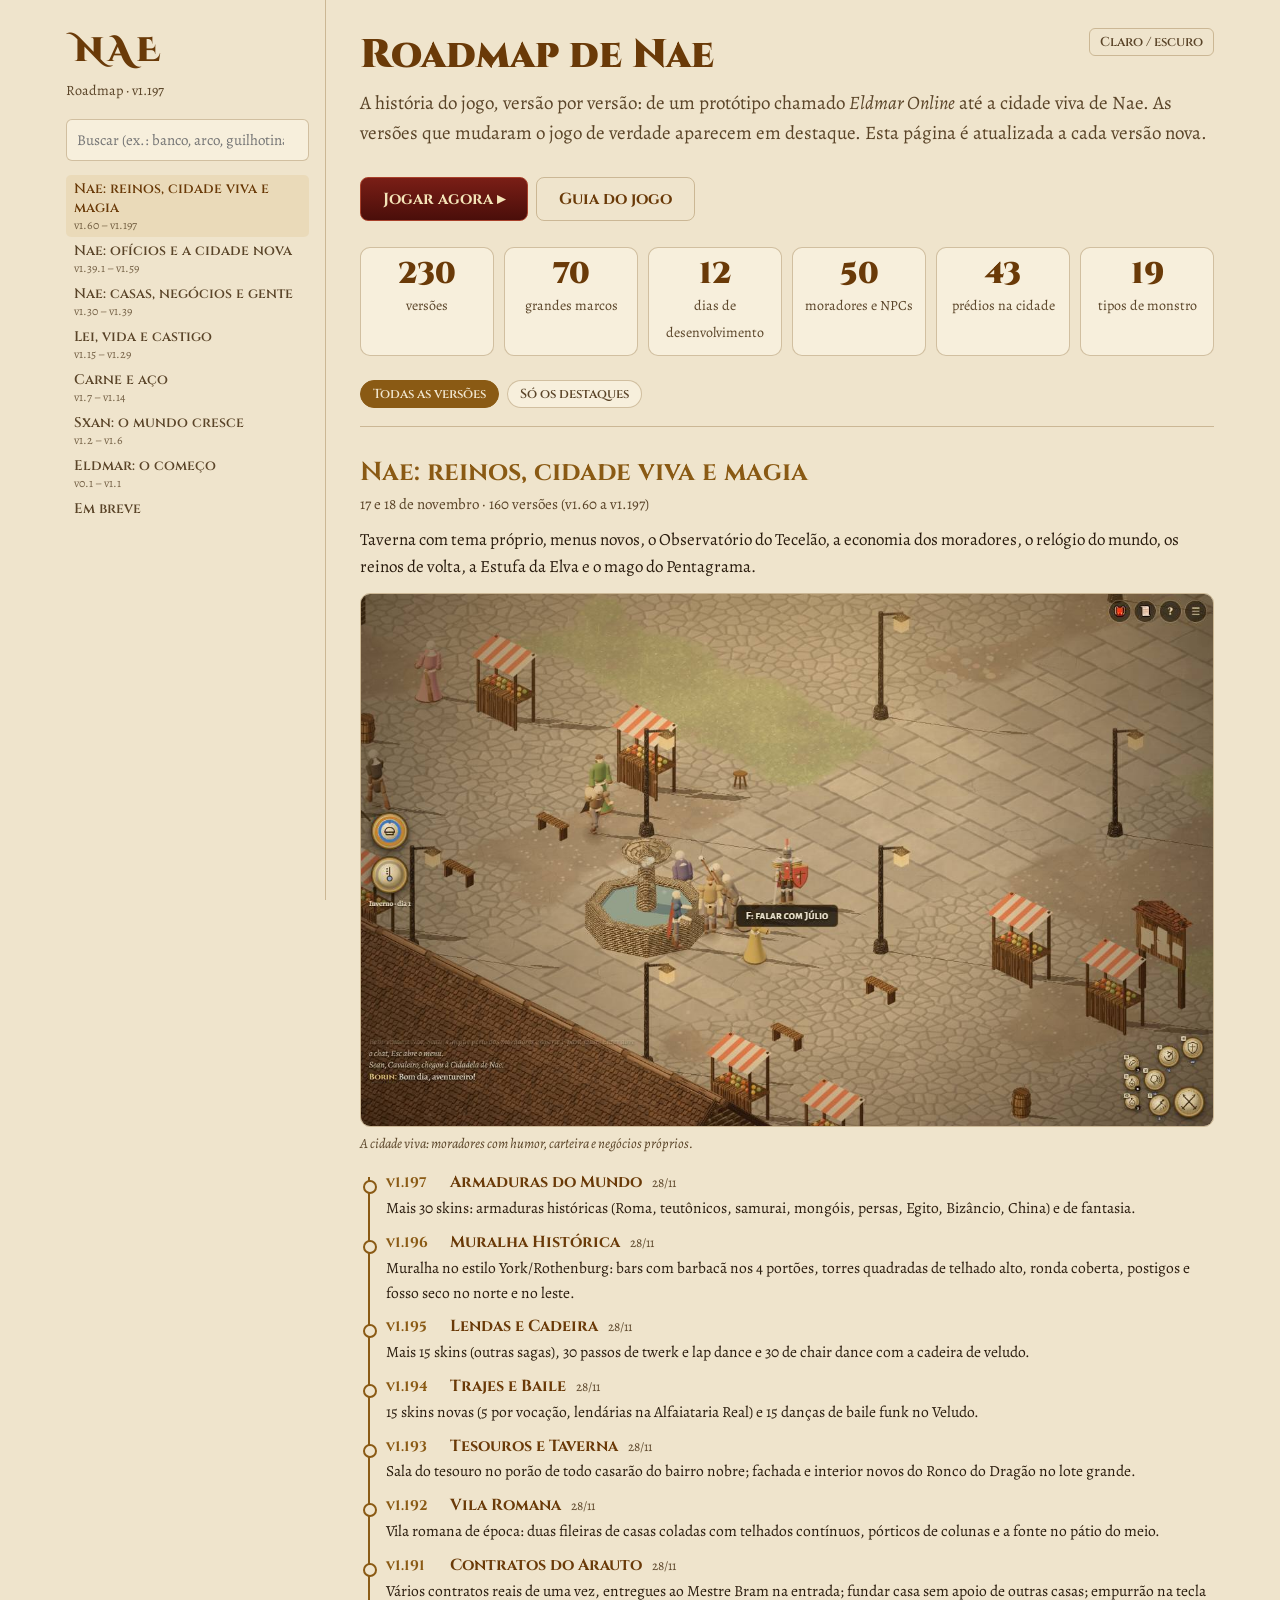
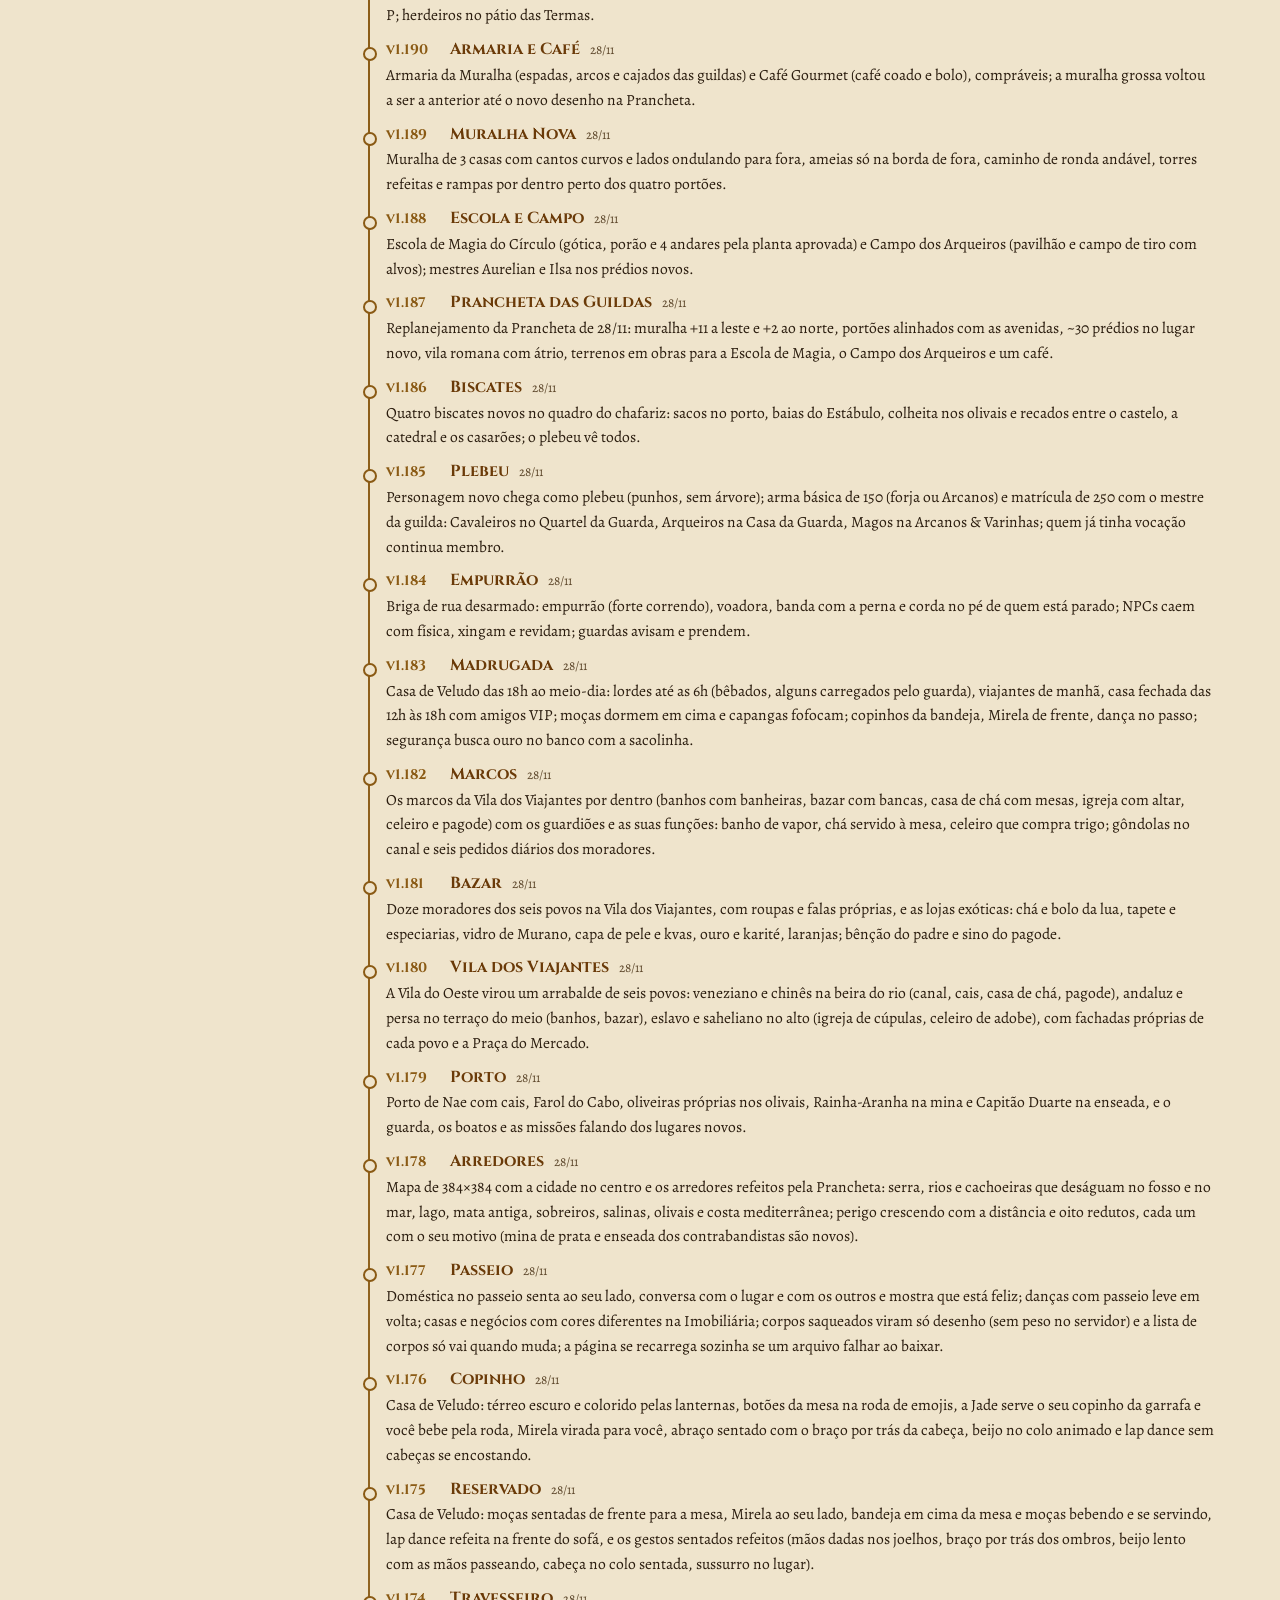
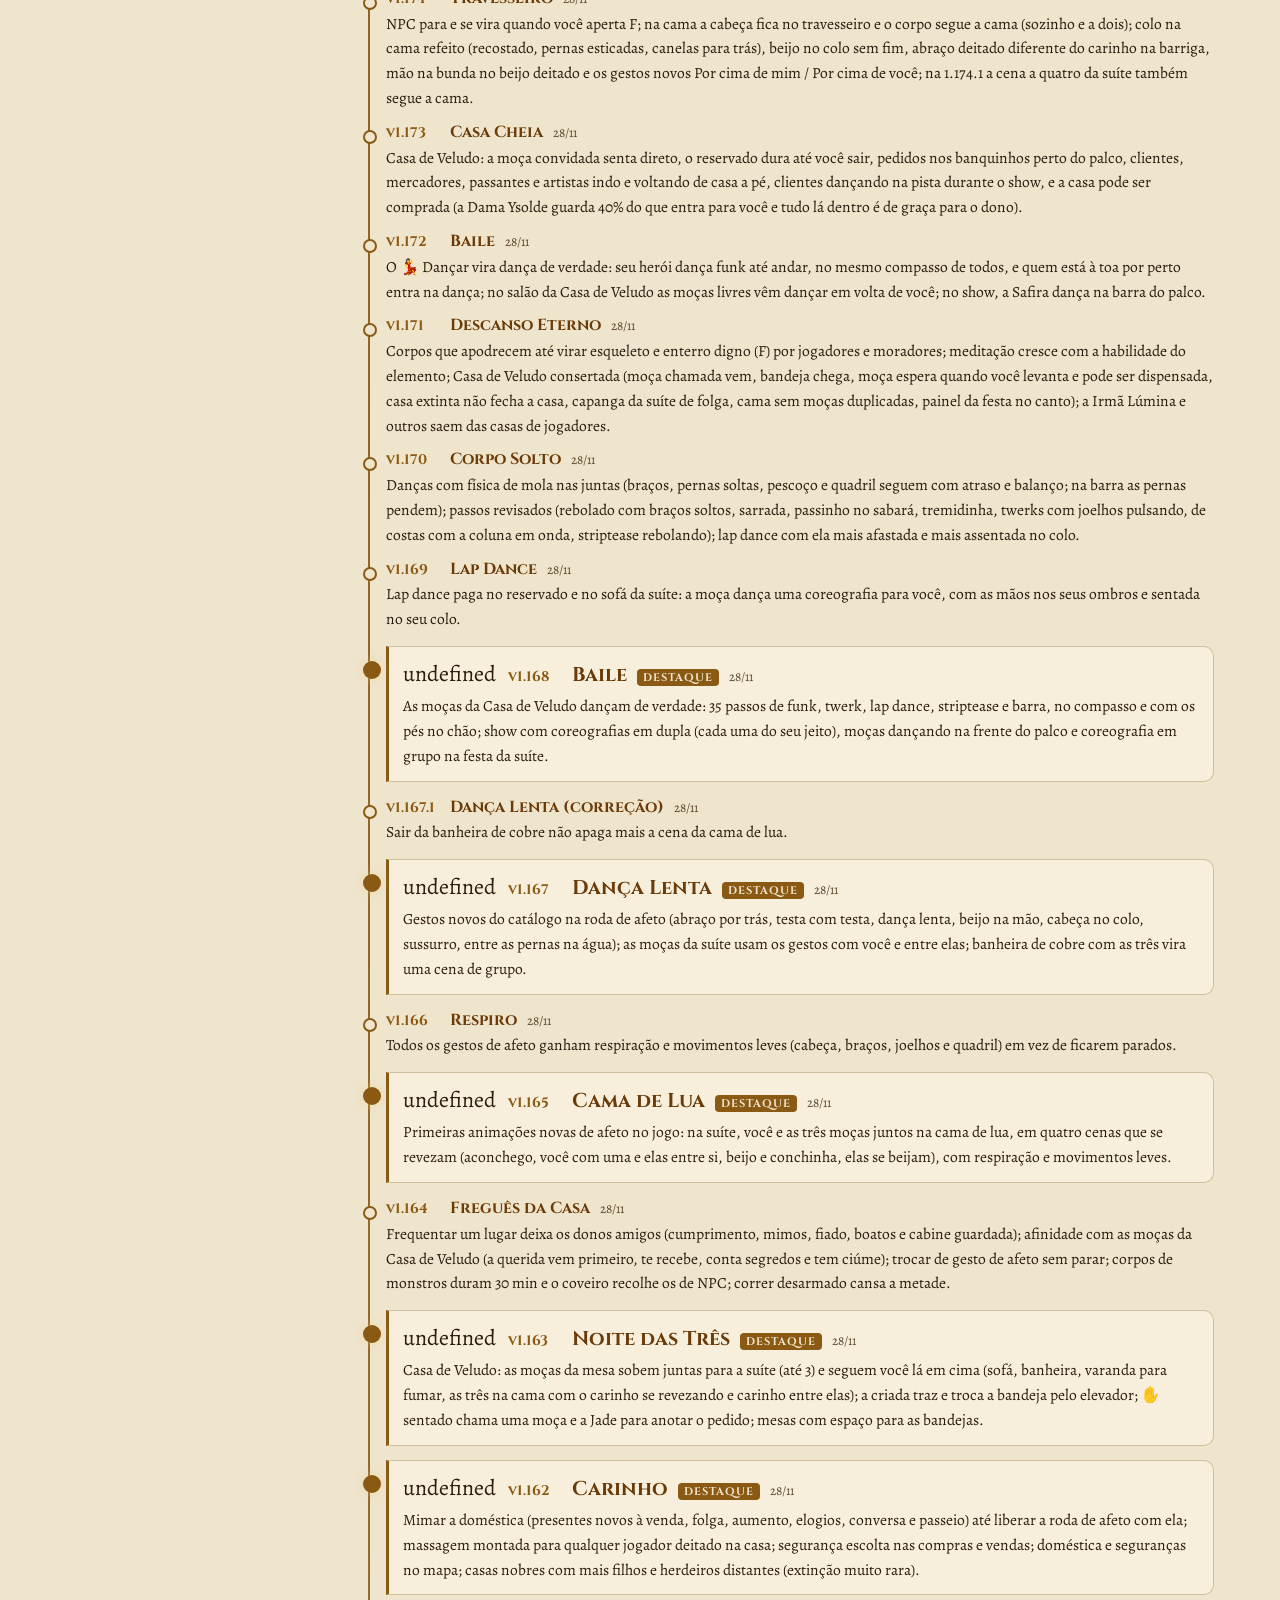
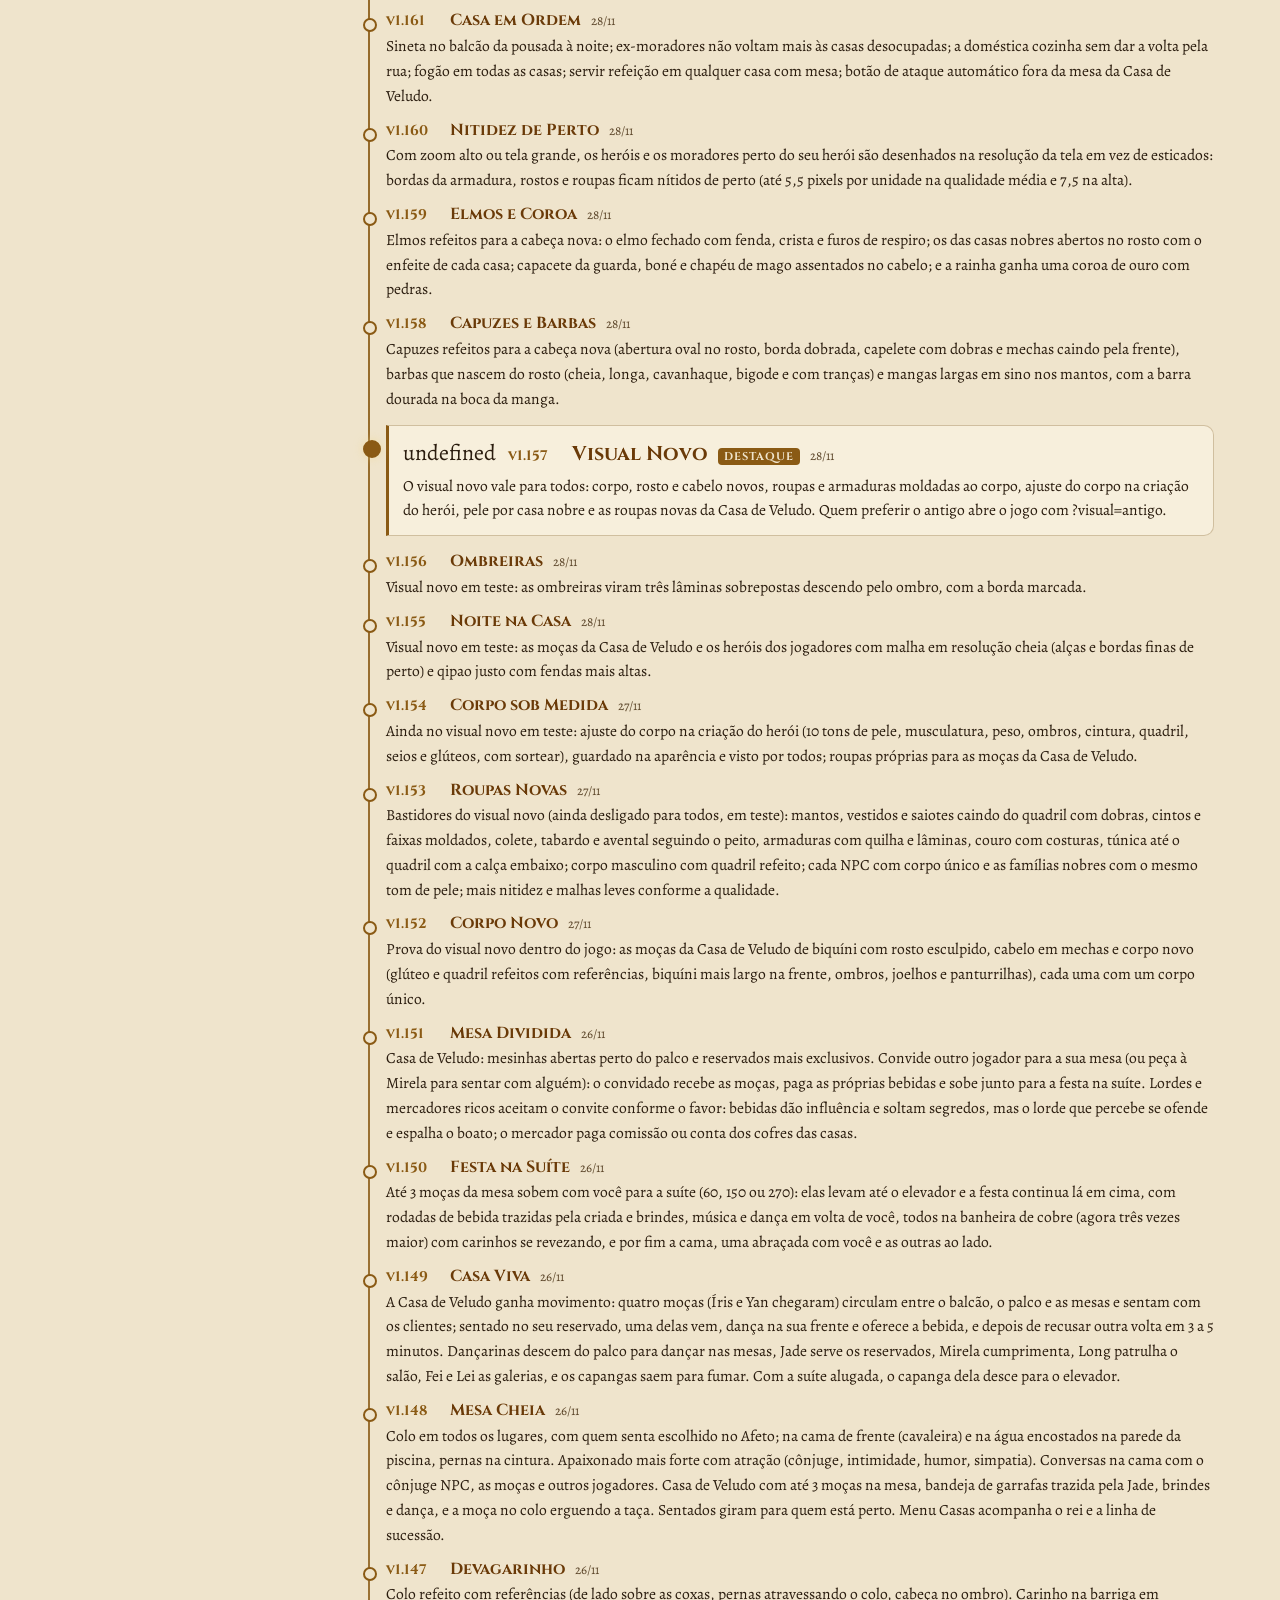
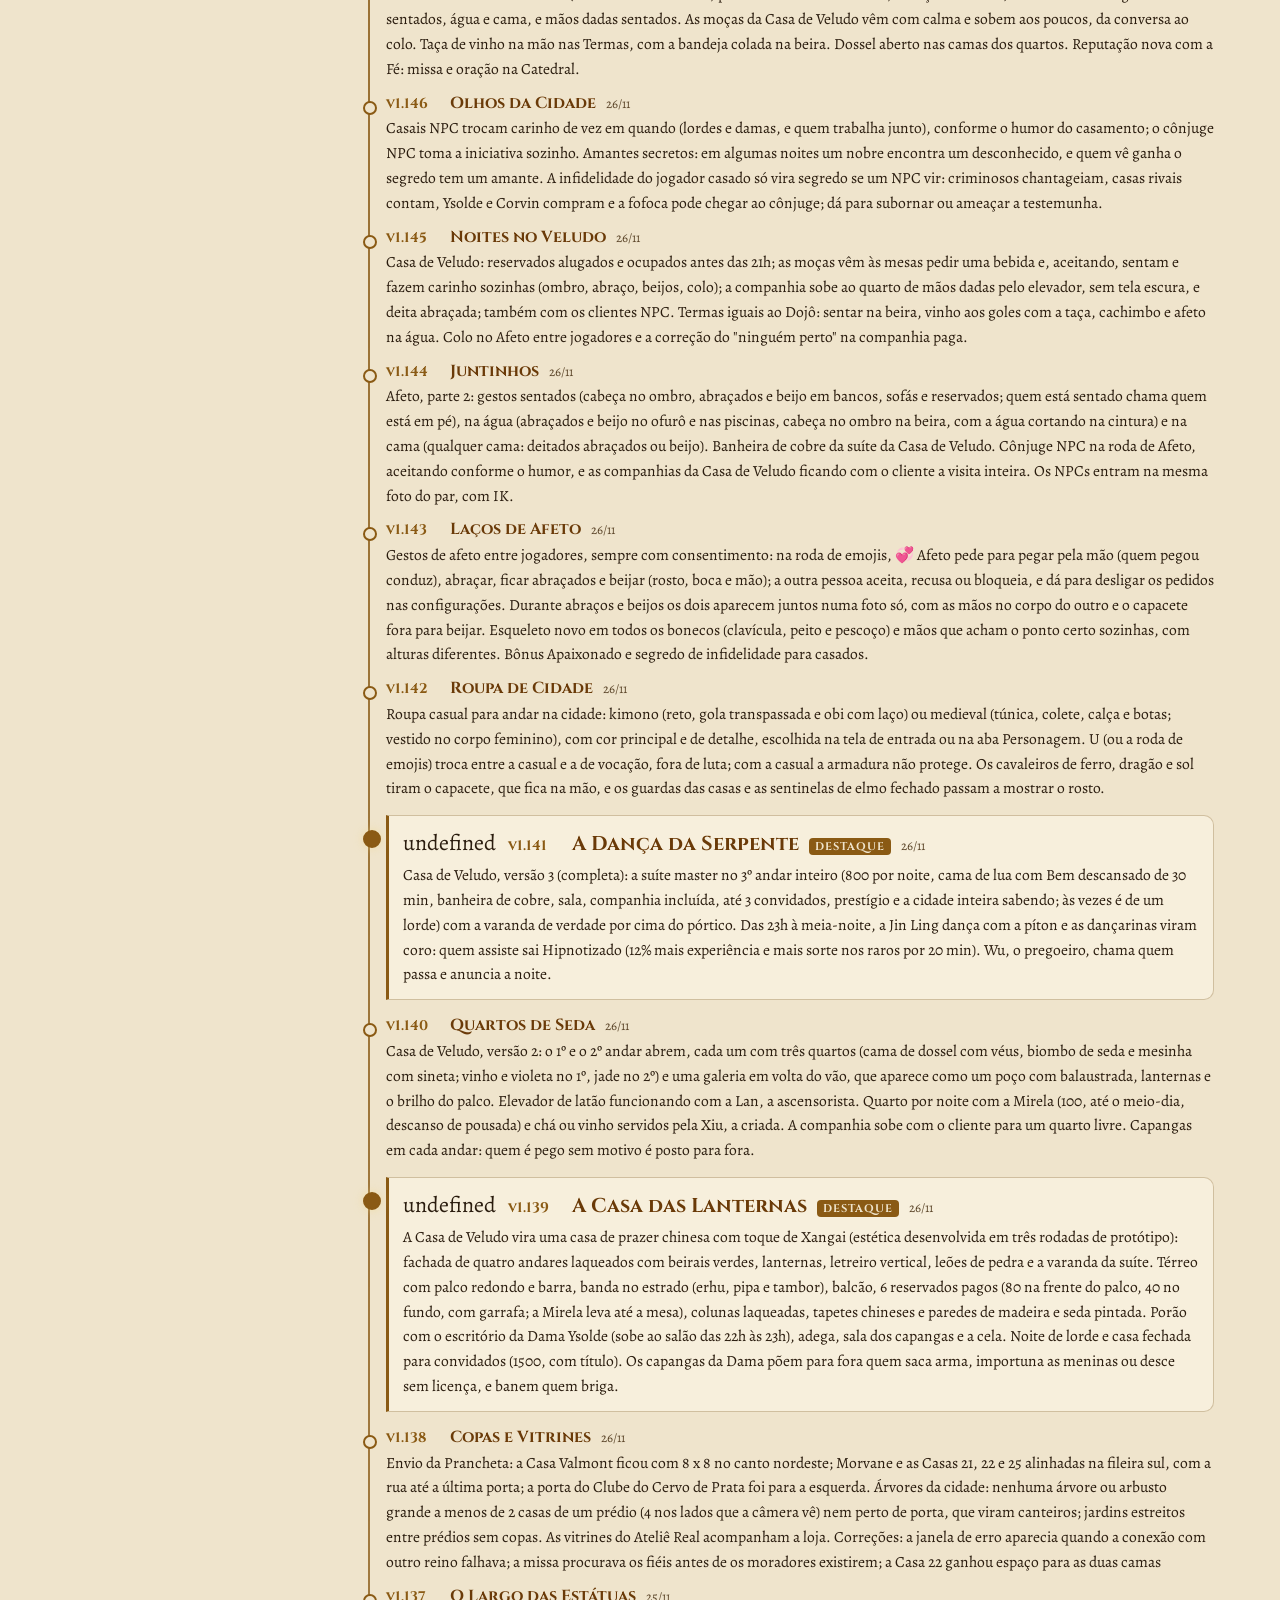
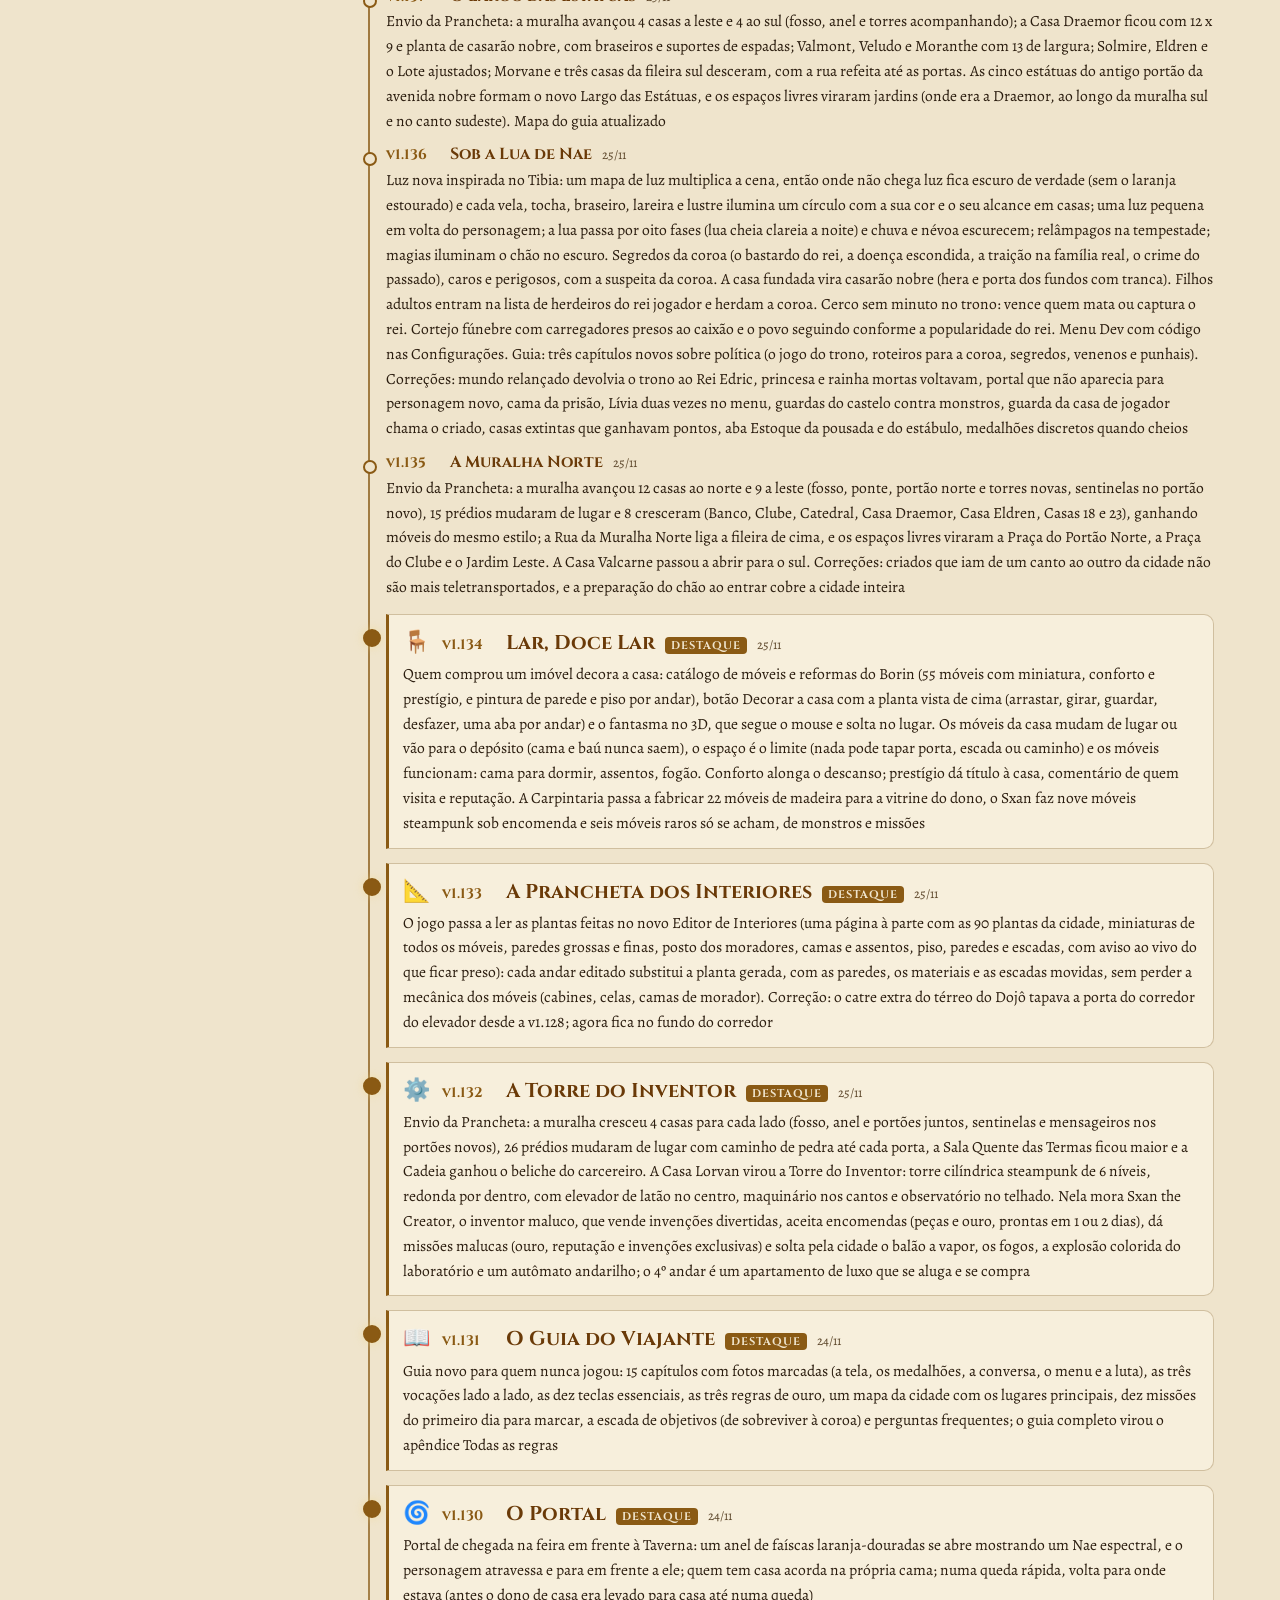
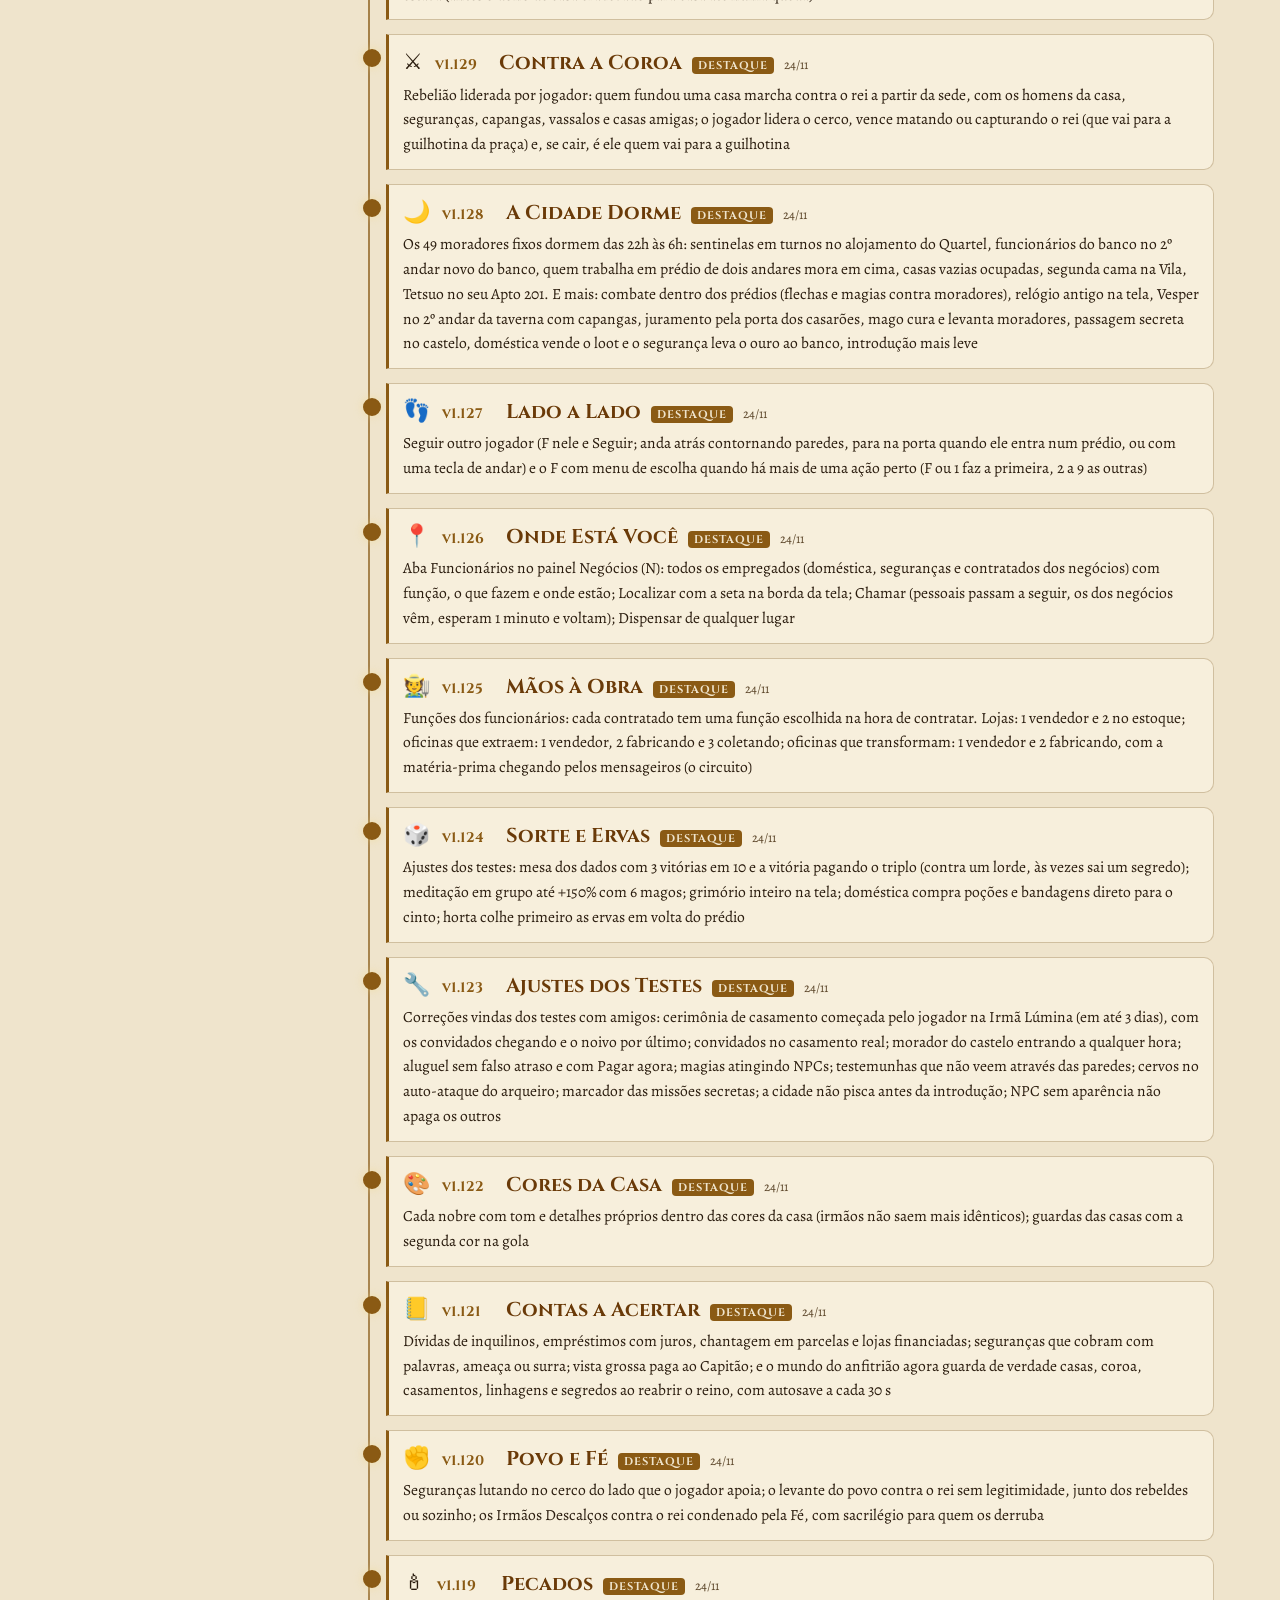
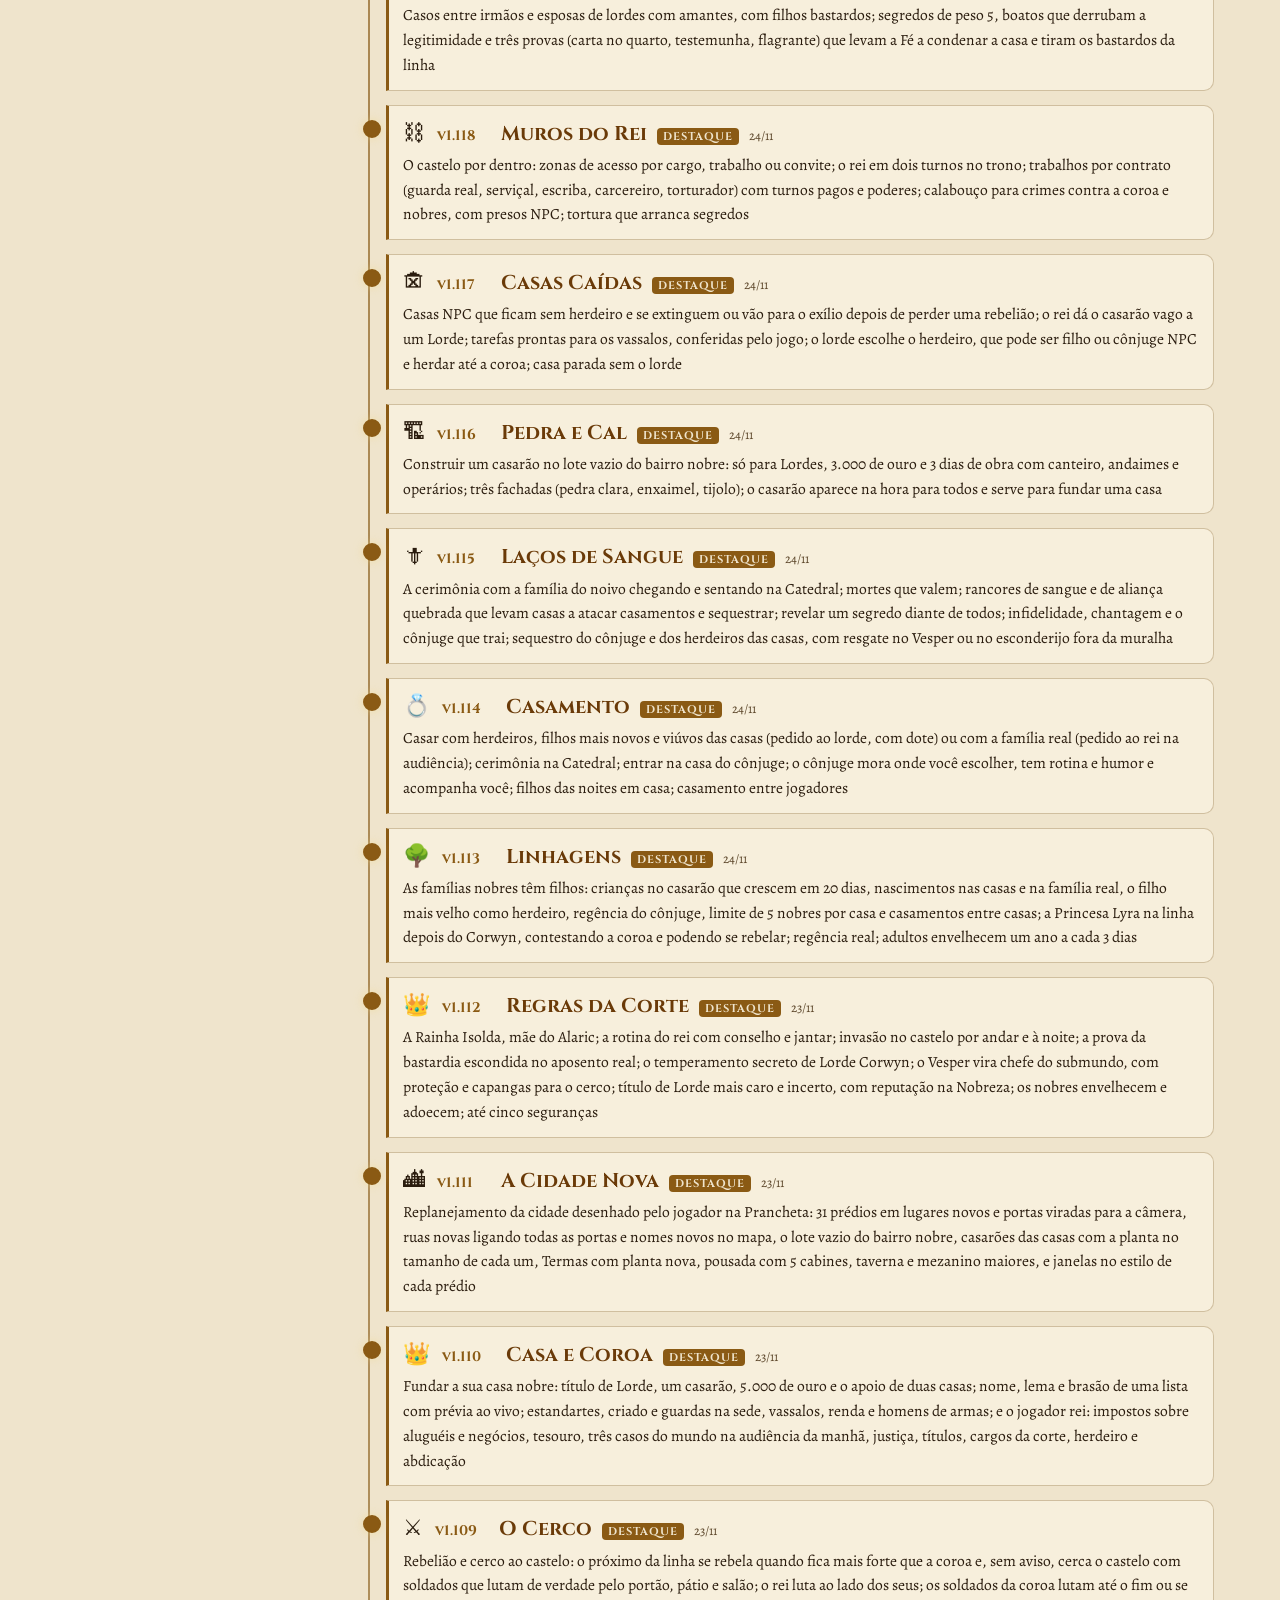
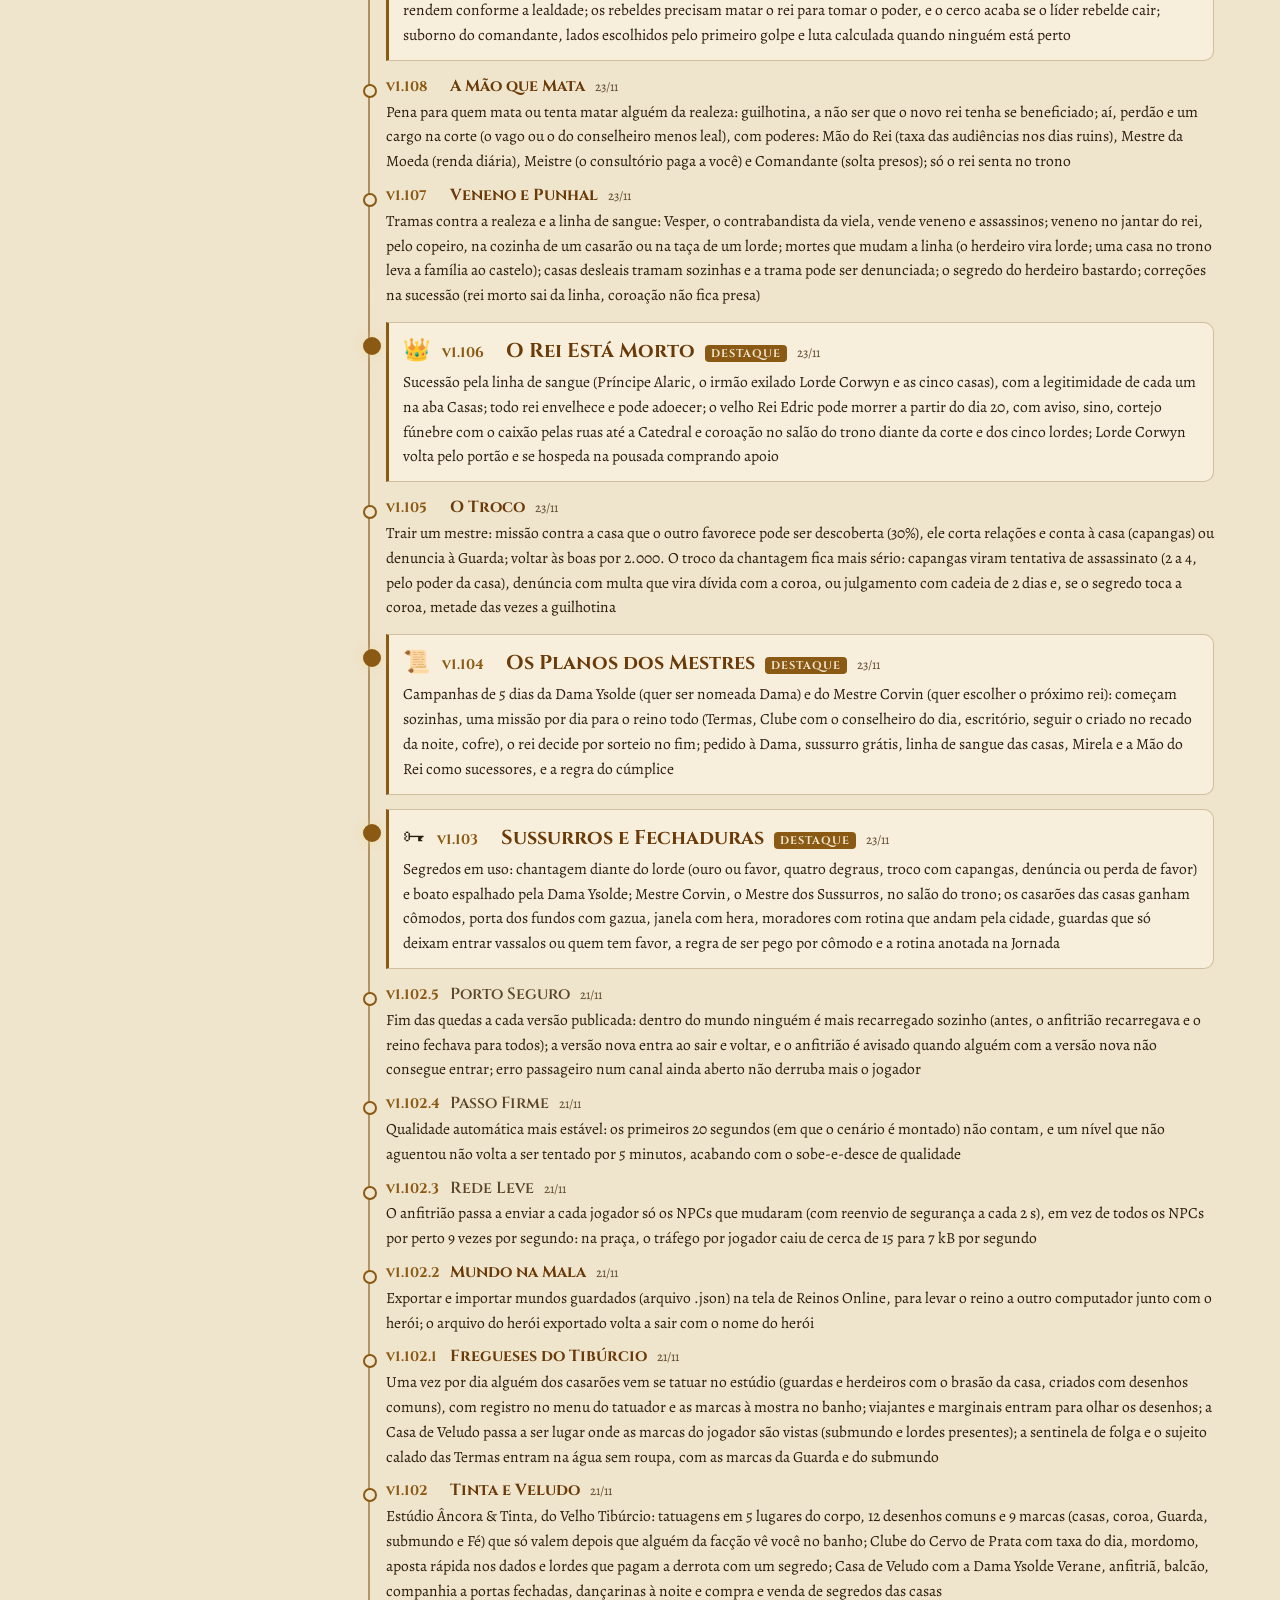
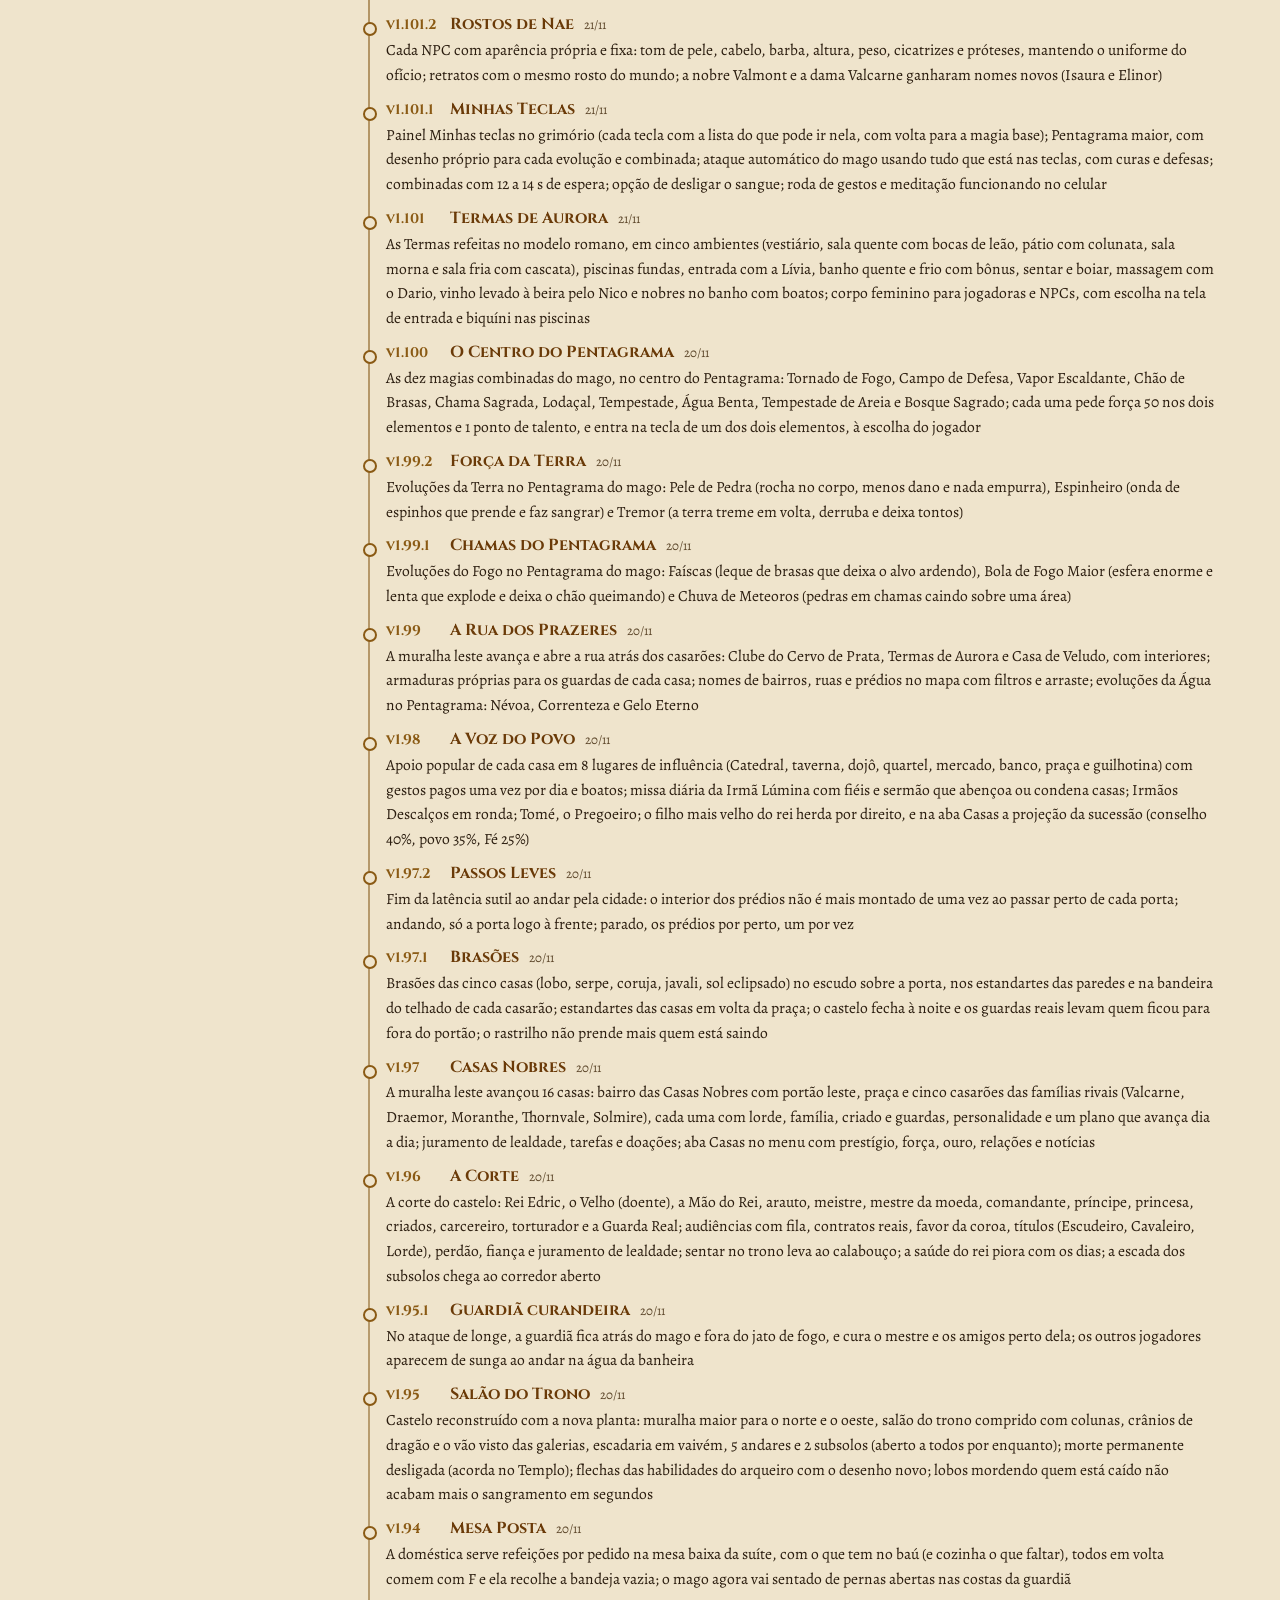
<file: roadmap.html>
<!doctype html>
<html lang="pt-BR">
<head>
<meta charset="utf-8">
<meta name="viewport" content="width=device-width, initial-scale=1">
<title>Roadmap de Nae</title>
<meta name="description" content="Roadmap de Nae: tudo o que foi feito desde a primeira versão, por eras, com os nomes de cada versão e os destaques.">
<link rel="preconnect" href="https://fonts.googleapis.com">
<link rel="preconnect" href="https://fonts.gstatic.com" crossorigin>
<link href="https://fonts.googleapis.com/css2?family=Cinzel:wght@600;700;900&family=Cinzel+Decorative:wght@700&family=Alegreya:ital,wght@0,400;0,500;0,700;1,400&display=swap" rel="stylesheet">
<style>
  :root { --bg: #14100c; --panel: #1e1813; --ink: #e8dcc0; --ink2: #c8b896; --gold: #d8b870; --gold2: #f0d890; --line: rgba(201,162,74,.28); --red: #c8402a; --key: #2a2016; --ok: #8ac46a; }
  :root[data-theme="light"] { --bg: #efe4cc; --panel: #f7efdc; --ink: #2a1c0e; --ink2: #5a4428; --gold: #8a5a14; --gold2: #6a3a08; --line: rgba(120,80,20,.3); --red: #a02a18; --key: #e4d4b0; --ok: #3a7a2a; }
  @media (prefers-color-scheme: light) { :root:not([data-theme="dark"]) { --bg: #efe4cc; --panel: #f7efdc; --ink: #2a1c0e; --ink2: #5a4428; --gold: #8a5a14; --gold2: #6a3a08; --line: rgba(120,80,20,.3); --red: #a02a18; --key: #e4d4b0; --ok: #3a7a2a; } }
  * { box-sizing: border-box; }
  html { scroll-behavior: smooth; scroll-padding-top: 16px; }
  body { margin: 0; background: var(--bg); color: var(--ink); font: 17px/1.6 'Alegreya', Georgia, serif; }
  a { color: var(--gold2); }
  .wrap { display: grid; grid-template-columns: 260px minmax(0, 1fr); max-width: 1180px; margin: 0 auto; gap: 34px; padding: 0 16px; }
  nav.toc { position: sticky; top: 0; height: 100vh; overflow: auto; padding: 24px 0 40px; border-right: 1px solid var(--line); }
  nav.toc .brand { font: 900 34px 'Cinzel Decorative', serif; color: var(--gold2); letter-spacing: 4px; text-decoration: none; display: block; margin-bottom: 2px; }
  nav.toc small { color: var(--ink2); display: block; margin-bottom: 16px; }
  nav.toc input { width: calc(100% - 16px); padding: 8px 10px; border-radius: 6px; border: 1px solid var(--line); background: var(--panel); color: var(--ink); font: inherit; font-size: 15px; margin-bottom: 14px; }
  nav.toc a { display: block; padding: 4px 8px; margin-right: 16px; border-radius: 5px; color: var(--ink2); text-decoration: none; font: 600 14px 'Cinzel', serif; }
  nav.toc a:hover, nav.toc a.on { background: rgba(201,162,74,.14); color: var(--gold2); }
  nav.toc .sub { font: 400 12px 'Alegreya', serif; color: var(--ink2); opacity: .8; display: block; }
  main { padding: 28px 0 80px; min-width: 0; }
  h1 { font: 900 40px 'Cinzel', serif; color: var(--gold2); margin: 0 0 6px; }
  .lead { font-size: 19px; color: var(--ink2); margin: 0 0 22px; }
  section { padding: 18px 0 8px; border-top: 1px solid var(--line); }
  section.hide { display: none; }
  h2 { font: 700 26px 'Cinzel', serif; color: var(--gold); margin: 10px 0 2px; }
  .era-meta { color: var(--ink2); font-size: 15px; margin: 0 0 10px; }
  p { margin: 8px 0; }
  .theme { float: right; background: none; border: 1px solid var(--line); color: var(--ink2); border-radius: 6px; padding: 4px 10px; cursor: pointer; font: 600 13px 'Cinzel', serif; }
  .play { display: inline-block; margin: 6px 8px 20px 0; padding: 10px 22px; border-radius: 8px; background: linear-gradient(#7a1e16, #4a0e0a); color: #f4e4b8; font: 700 16px 'Cinzel', serif; text-decoration: none; border: 1px solid #a8402a; }
  .play.alt { background: none; color: var(--gold2); border-color: var(--line); }
  .muted { color: var(--ink2); font-size: 14px; }
  figure { margin: 12px 0 16px; } figure img { width: 100%; border-radius: 10px; border: 1px solid var(--line); display: block; } figcaption { font-size: 14px; color: var(--ink2); margin-top: 6px; font-style: italic; }
  /* números */
  .stats { display: grid; grid-template-columns: repeat(auto-fit, minmax(130px, 1fr)); gap: 10px; margin: 6px 0 24px; }
  .stat { background: var(--panel); border: 1px solid var(--line); border-radius: 10px; padding: 10px 12px; text-align: center; }
  .stat b { display: block; font: 900 30px 'Cinzel', serif; color: var(--gold2); line-height: 1.1; }
  .stat span { font-size: 14px; color: var(--ink2); }
  /* linha do tempo */
  .tl { position: relative; margin: 10px 0 6px; padding-left: 26px; }
  .tl::before { content: ''; position: absolute; left: 8px; top: 6px; bottom: 6px; width: 2px; background: linear-gradient(var(--gold), var(--line)); }
  .v { position: relative; margin: 0 0 10px; }
  .v::before { content: ''; position: absolute; left: -23px; top: 9px; width: 10px; height: 10px; border-radius: 50%; background: var(--bg); border: 2px solid var(--gold); }
  .v .hd { display: flex; flex-wrap: wrap; align-items: baseline; gap: 4px 10px; }
  .v .num { font: 700 14px 'Cinzel', serif; color: var(--gold); min-width: 54px; }
  .v .nm { font: 700 16px 'Cinzel', serif; color: var(--gold2); }
  .v .dt { font-size: 13px; color: var(--ink2); }
  .v .tx { margin: 2px 0 0; font-size: 15.5px; }
  .v.big { background: var(--panel); border: 1px solid var(--line); border-left: 3px solid var(--gold); border-radius: 0 10px 10px 0; padding: 10px 14px 12px; margin: 14px 0; }
  .v.big::before { left: -26px; top: 14px; width: 14px; height: 14px; background: var(--gold); box-shadow: 0 0 10px rgba(240,216,144,.6); }
  .v.big .nm { font-size: 20px; }
  .v.big .badge { font: 700 11px 'Cinzel', serif; color: var(--bg); background: var(--gold); border-radius: 4px; padding: 1px 6px; letter-spacing: 1px; }
  .v.big .ic { font-size: 22px; margin-right: 2px; }
  .v.fix .nm { color: var(--ink2); font-weight: 600; }
  .filters { display: flex; gap: 8px; flex-wrap: wrap; margin: 0 0 18px; }
  .filters button { background: var(--panel); border: 1px solid var(--line); color: var(--ink2); border-radius: 20px; padding: 4px 12px; cursor: pointer; font: 600 13px 'Cinzel', serif; }
  .filters button.on { background: var(--gold); color: var(--bg); border-color: var(--gold); }
  body.only-big .v:not(.big) { display: none; }
  .soon { display: grid; grid-template-columns: repeat(auto-fit, minmax(230px, 1fr)); gap: 12px; margin: 12px 0; }
  .soon div { background: var(--panel); border: 1px dashed var(--line); border-radius: 10px; padding: 12px 14px; }
  .soon h4 { margin: 0 0 4px; font: 700 16px 'Cinzel', serif; color: var(--gold2); }
  .soon p { margin: 0; font-size: 15px; }
  .empty { display: none; color: var(--ink2); font-style: italic; padding: 20px 0; }
  @media (max-width: 820px) { body { overflow-x: hidden; } .wrap { grid-template-columns: 1fr; gap: 0; } nav.toc { position: static; height: auto; border-right: 0; border-bottom: 1px solid var(--line); padding-bottom: 12px; } nav.toc .links { display: flex; flex-wrap: wrap; gap: 2px; } nav.toc .sub { display: none; } h1 { font-size: 30px; } }
</style>
</head>
<body>
<div class="wrap">
<nav class="toc">
  <a class="brand" href="./">NAE</a><small>Roadmap · <span id="curv"></span></small>
  <input id="q" type="search" placeholder="Buscar (ex.: banco, arco, guilhotina)" autocomplete="off">
  <div class="links" id="links"></div>
</nav>
<main>
  <button class="theme" id="theme">Claro / escuro</button>
  <h1>Roadmap de Nae</h1>
  <p class="lead">A história do jogo, versão por versão: de um protótipo chamado <i>Eldmar Online</i> até a cidade viva de Nae. As versões que mudaram o jogo de verdade aparecem em destaque. Esta página é atualizada a cada versão nova.</p>
  <a class="play" href="./">Jogar agora ▸</a><a class="play alt" href="guia.html">Guia do jogo</a>
  <div class="stats" id="stats"></div>
  <div class="filters"><button data-f="all" class="on">Todas as versões</button><button data-f="big">Só os destaques</button></div>
  <div id="eras"></div>
  <section id="embreve">
    <h2>Em breve</h2>
    <p class="era-meta">Ideias e pedidos em andamento — podem mudar.</p>
    <div class="soon">
      <div><h4>Danças: o resto</h4><p>Passos revisados depois da sua conferência e mais estilos para o herói.</p></div>
      <div><h4>Casa de Veludo do dono</h4><p>Melhorias e funcionários para quem comprou a casa (por enquanto só a renda e os serviços de graça).</p></div>
      <div><h4>Muralha desenhada na Prancheta</h4><p>A muralha nova vai seguir o contorno que você desenhar na Prancheta, com torres, portões e escadas.</p></div>
      <div><h4>Academias das guildas</h4><p>O Quartel da Guarda, a Casa da Guarda e a Arcanos & Varinhas viram escolas para evoluir a vocação: aulas, provas e artes avançadas.</p></div>
      <div><h4>Animações de afeto novas</h4><p>Cenas para quando há só duas moças na cama, duas moças deitadas trocando carinho fora da festa e mãos e membros mais naturais nas poses.</p></div>
      <div><h4>Casa de Veludo: o vão de verdade</h4><p>Dos andares de cima, olhar pelo vão e ver o térreo lá embaixo, com o palco e as pessoas (hoje o vão aparece como um poço com o brilho do palco).</p></div>
            <div><h4>Escolha da luz</h4><p>Opção nas Configurações entre o mapa de luz novo e a luz antiga.</p></div>
      <div><h4>Estúdio de tatuagem</h4><p>O estúdio muda de lugar na cidade.</p></div>
      <div><h4>Mais insumos para os negócios</h4><p>Taverna e forja recebendo mais coisas das oficinas e novas receitas (a padaria já usa trigo e frutas).</p></div>
      <div><h4>Interiores sem atrapalhar a vista</h4><p>Escolha definitiva de como os prédios da frente aparecem quando você está dentro de uma casa.</p></div>
      <div><h4>Bairro nobre vivo</h4><p>Moradores nobres nos casarões novos, com rotina, jardineiros e festas no chafariz.</p></div>
      <div><h4>Mais da cidade</h4><p>Revisão dos interiores mais antigos (como foi feito com o banco, a pousada e o escritório) e novas decorações nas ruas.</p></div>
    </div>
  </section>
  <div class="empty" id="empty">Nada encontrado para essa busca.</div>
  <p class="muted" style="margin-top:40px">Roadmap atualizado a cada versão do jogo.</p>
</main>
</div>
<script>
// ===== Para atualizar: adicione a versão nova no fim da era certa (big: true para destaque). =====
const ERAS = [
  { id: 'eldmar', name: 'Eldmar: o começo', when: '13 de novembro', img: 'img/guia/mapa.jpg', cap: 'O mundo de hoje nasceu do mapa de Eldmar, crescido muitas vezes.',
    intro: 'Um protótipo de RPG no navegador que, num só dia, passou de quadradinhos para um mundo pintado em 3D, com cidadela, castelo e muralhas.',
    v: [
      ['0.1', 'Eldmar Online', '13/11', 'O primeiro passo: um RPG multijogador isométrico rodando no navegador, com host e amigos pela internet.', 1, '🌱'],
      ['0.2', 'Era das Vocações', '13/11', 'Cavaleiro, Atirador e Mago com habilidades próprias, um vilarejo e o primeiro visual medieval.'],
      ['0.3', 'Ruínas de Eldmar', '13/11', 'Pixel art, movimento livre, cair ferido em vez de morrer na hora, andares e otimização.'],
      ['0.4', 'A Cidadela', '13/11', 'Pixel art realista, esqueleto animado nos personagens e a primeira cidadela.'],
      ['0.5', 'Mundo Pintado', '13/11', 'Cenário e clima redesenhados à mão.'],
      ['0.6', 'Heróis Forjados', '13/11', 'Personagens pré-renderizados com armaduras épicas, monstros sombrios, golpes com peso, escudo no braço e arco com corda puxada.'],
      ['0.7', 'Mundo Esculpido', '13/11', 'Tudo passa a ser modelado em 3D e pré-renderizado: árvores, construções, castelo, objetos e chão com relevo.', 1, '🏰'],
      ['0.8', 'A Grande Eldmar', '13/11', 'Mapa 4× maior, cidade com o dobro do tamanho (castelo, mercado, catedral, portões) e corrida com Shift.'],
      ['0.9', 'Portas Abertas', '13/11', 'Castelo reconstruído, muralhas com ameias andáveis, portões que abrem sozinhos, interiores mobiliados em todos os prédios e o mapa (M).'],
      ['1.0', 'Grandeza de Eldmar', '13/11', 'Escala realista: personagens menores e prédios monumentais, água realista e o menu de pausa.', 1, '👑'],
      ['1.1', 'Alicerces', '13/11', 'Base reforçada: prédios sem sobreposição, portas viradas para a rua, cidade preparada no carregamento e interiores com paredes cortadas.'],
    ] },
  { id: 'sxan', name: 'Sxan: o mundo cresce', when: '13 e 14 de novembro', img: 'img/guia/combate.jpg', cap: 'Fora das muralhas, bastiões, bandidos e o dragão.',
    intro: 'O mundo vira Sxan, ganha andares, bastiões com chefes e o primeiro grande inimigo: o dragão Drakhar.',
    v: [
      ['1.2', 'Lares de Sxan', '13/11', 'Eldmar vira Sxan; prédios com até 3 andares e escadas, HUD minimalista, aparências por nível e roda de emoções (T).'],
      ['1.3', 'Passos Furtivos', '13/11', 'Praça livre em volta do castelo, escadas animadas e colisão no tamanho real dos objetos.'],
      ['1.4', 'Caça e Fôlego', '13/11', 'Ferido de joelhos abaixo de 15% de vida, aliado ajuda a levantar, cansaço que arrasta.'],
      ['1.5', 'Bastiões', '13/11', 'Acampamento Orc, Cripta das Colinas, Fortim dos Desertores, Poças do Pântano e Caverna do Troll, com chefes e baús.', 1, '⚔'],
      ['1.6', 'O Flagelo Rubro', '13/11', 'O dragão Drakhar no covil: rugido, mordida, sopro de fogo com chão em chamas e cauda que arremessa. Pegar e jogar barris e pedras.', 1, '🐉'],
    ] },
  { id: 'corpo', name: 'Carne e aço', when: '14 de novembro', img: 'img/guia/combate.jpg', cap: 'Combate direcional: o arco no chão mostra o golpe e a parte do corpo.',
    intro: 'O corpo passa a importar: partes que se ferem, sangram e se perdem, combate direcional no estilo Chivalry, sobrevivência e uma natureza de verdade.',
    v: [
      ['1.7', 'Corpos e Cinzas', '14/11', 'Corpos com física (ragdoll) que ficam no chão, saque segurando F e o modo criador: o Tecelão.'],
      ['1.8', 'Carne e Osso', '14/11', 'Seis partes do corpo com vida própria, feridas, sangramento, bandagens, cauterização, mancar e braço fraco.', 1, '🩸'],
      ['1.9', 'Lâmina e Guarda', '14/11', 'Combate corpo a corpo direcional estilo Chivalry: golpes de cima, de baixo, laterais e estocada, aparar no tempo certo, contra-ataque, finta, esquiva e chute.', 1, '🗡'],
      ['1.10', 'Aço e Sangue', '14/11', 'Desmembramento pela direção do golpe: pedaços voam com física; sem perna rasteja, sem braço não segura arma.'],
      ['1.11', 'Fome e Frio', '14/11', 'Sobrevivência: fome, sede, frio à noite, fogueiras, comida crua com risco e infecção.', 1, '🔥'],
      ['1.12', 'Natureza', '14/11', 'Florestas fechadas com clareiras e trilhas, árvores maiores, espécies novas, riachos, frutas e ervas.'],
      ['1.13', 'O Dragão', '14/11', 'Drakhar refeito como serpe: voa, faz rasantes de fogo, agarra e solta do alto, pousa derrubando todos.'],
      ['1.14', 'Cantil e Ajustes', '14/11', 'Restauração de membros mais barata, saque automático e cantil que bebe sozinho.'],
    ] },
  { id: 'lei', name: 'Lei, vida e castigo', when: '14 de novembro', img: 'img/roadmap/guilhotina.jpg', cap: 'O cadafalso em frente ao castelo e Mestre Corvo, o carrasco.',
    intro: 'A cidade ganha regras: reinos online, PvP em todo lugar com sentinelas de verdade, cadeia, algemas, guilhotina, arco de caçada e o arrastar de corpos.',
    v: [
      ['1.15', 'Vida na Cidade', '14/11', 'Lista de reinos online na tela inicial, dormir em camas e Marta, a Fruteira, com rotina própria.', 1, '🌐'],
      ['1.16', 'O Cadafalso', '14/11', 'Guilhotina em frente ao castelo com Mestre Corvo: quem leva um caído até lá entrega o condenado.'],
      ['1.17', 'Talentos', '14/11', 'Árvore de talentos por vocação, com 3 ramos e uma habilidade nova em cada.'],
      ['1.18', 'Terra Sem Lei', '14/11', 'PvP liberado em todo lugar; crime visto por sentinela deixa o agressor procurado.', 1, '⚖'],
      ['1.19', 'Arco e Flecha', '14/11', 'Arco de caçada: segurar puxa a corda, soltar dispara, mira em arco com a trajetória.'],
      ['1.20', 'Puxar e Carregar', '14/11', 'Menu para puxar pelos braços, arrastar pelo pé ou levar nas costas qualquer corpo.'],
      ['1.21', 'Lei e Captura', '14/11', 'NPCs vulneráveis e sentinelas que perseguem, atacam e levam procurados.'],
      ['1.22', 'Lar e Emoções', '14/11', 'Mais emoções na roda, NPCs que reagem ao Tecelão e cozinha nos fogões.'],
      ['1.23', 'Peso Morto', '14/11', 'Arrastar com física real: o corpo balança e arrasta preso à mão de quem puxa.'],
      ['1.24', 'Constelações', '14/11', 'A árvore de talentos vira um céu de constelações; mata-leão e render-se.'],
      ['1.25', 'Cadeia e Guilhotina', '14/11', 'Cadeia com 3 celas e o carcereiro Bruno: penas, fiança, gazua e fuga.', 1, '⛓'],
      ['1.26', 'Algemas', '14/11', 'Sentinelas algemam e conduzem pelo braço; jogadores amarram com corda.'],
      ['1.27', 'Rua do Ateliê', '14/11', 'Rua nova até um portão a oeste, com lojas e o Ateliê Real.'],
      ['1.28', 'Mãos Atadas', '14/11', 'Execução encenada de 30 segundos com sino e anúncio do carrasco.'],
      ['1.29', 'Bairro Nobre', '14/11', 'Todas as lojas na rua nova e o Ateliê Real de frente para a taverna.'],
    ] },
  { id: 'nae', name: 'Nae: casas, negócios e gente', when: '14 e 15 de novembro', img: 'img/guia/cidade.jpg', cap: 'A praça do mercado de manhã: moradores trabalhando, conversando e comprando.',
    intro: 'O jogo ganha o nome Nae e uma economia de verdade: imóveis, negócios, moradores com rotina e memória, banco, menu do reino e gente que anda como gente.',
    v: [
      ['1.30', 'Nae', '14/11', 'O jogo passa a se chamar Nae, com uma tela inicial em 3D viva.', 1, '✦'],
      ['1.31', 'Imobiliária', '14/11', 'Mestre Anselmo aluga casas: placas "Aluga-se", aluguel debitado sozinho e Minha casa (L).'],
      ['1.32', 'Negócios', '15/11', 'Compre ou alugue lojas e oficinas: elas vendem e produzem sozinhas, com mensageiros levando a produção.', 1, '🏛'],
      ['1.33', 'Moradores', '15/11', 'Doze moradores com casa e rotina: dormem, trabalham, almoçam e conversam na taverna.'],
      ['1.34', 'Trabalho e Gente', '15/11', 'Os moradores lembram do que você fez e espalham fofoca; trabalhos, turnos e ofícios.', 1, '🗣'],
      ['1.35', 'Banco e Armas', '15/11', 'Banco com conta que rende e empréstimos.'],
      ['1.36', 'Entrada Rápida', '15/11', 'Tudo vira Nae; botão "Entrar no reino" e senha opcional do reino.'],
      ['1.37', 'Menu do Reino', '15/11', 'Esc abre um menu com abas (personagem, habilidades, jornada, mapa, negócios...) e o painel do Tecelão.'],
      ['1.38', 'Gente Viva', '15/11', 'NPCs entram e saem pela porta, fazem fila, têm jeitos de andar e 11 ações paradas.', 1, '🚶'],
      ['1.39', 'Mãos Livres', '15/11', 'Guardar e sacar a arma (G), sentinelas que ameaçam, banco no estilo Gringotes e a chuva de ouro do Tecelão.'],
    ] },
  { id: 'cidade', name: 'Nae: ofícios e a cidade nova', when: '16 de novembro', img: 'img/roadmap/avenida.jpg', cap: 'A avenida da Catedral, com estátuas, estandartes da Aurora e canteiros.',
    intro: 'O dia em que a cidade foi redesenhada: pousada, troca, escudo, varinhas, coletores, funcionários, lucro direto no banco e ruas novas.',
    v: [
      ['1.39.1', 'Análise e Desempenho', '15/11', 'O guia do jogo e um servidor quase 5× mais rápido.', 0, '', 1],
      ['1.40', 'Conversa e Ofício', '16/11', 'Falar com NPC no F, dar ouro e itens, chat de volta, coleta com animações e a Restauração do Mago.'],
      ['1.41', 'Pousada e Plateia', '16/11', 'A Pousada do Javali Magro e a plateia que se reúne nas execuções.', 1, '🛏'],
      ['1.42', 'Escudo e Troca', '16/11', 'Menu de troca com os vendedores, bloqueio direcional com escudo, empurrão e aba Progresso.', 1, '🛡'],
      ['1.43', 'Madeira e Cabines', '16/11', 'Árvore que cai e pedra que quebra, varinhas como arma do mago, donos NPC dos negócios e cabines na pousada.'],
      ['1.44', 'Cidade Nova', '16/11', 'Banco, catedral e pousada em lugares novos, forja e taverna compráveis, funcionários, taverna viva com bardo e patrulhas.', 1, '🗺'],
      ['1.45', 'Coletores e Cortinas', '16/11', 'Coletores que saem e cortam árvores, quebram pedras e colhem de verdade; cortinas nas cabines.'],
      ['1.46', 'Lucro de Verdade', '16/11', 'Economia rebalanceada (todos os negócios lucram), painel com lucro líquido e turnos seguidos.', 1, '💰'],
      ['1.47', 'Avenida da Catedral', '16/11', 'Avenida da catedral até o portão sul, quartel no portão, guilhotina de volta ao castelo.'],
      ['1.48', 'Avenida dos Nobres', '16/11', 'Bairro nobre com casarões dos dois lados, chafariz e jardins; banco de mármore maior; interiores sem prédios por cima; o Roadmap.', 1, '⛲'],
      ['1.49', 'Fama e Fortuna', '16/11', 'Reputação por grupo com títulos e vantagens, presentes com gostos, ofertas por negócios de outros jogadores, negócios de NPC à venda e a alquimista Morgana.', 1, '🏅'],
      ['1.50', 'Pão Nosso', '16/11', 'Fazenda de trigo, moinho e padaria ligados (o pão chega ao Borin e à taverna), ceifar trigo e assar pão, loja de elixires com torre de observatório, escritório do Anselmo no lugar da Casa 6, pousada menor e balão de chat de volta.', 1, '🍞'],
      ['1.51', 'Forno e Lareira', '16/11', 'Pousada nova (7x7, baixa, 3 cabines, pedra e tábuas, telhado de meia-água com águas-furtadas, varanda coberta e javalis) que não tapa mais a loja de elixires, padaria de enxaimel com forno de cúpula e vitrine de pães virada para a avenida, baús com o triplo de espaço e a conversa da Ilsa fechando sozinha. Na 1.51.1: corrigidos o erro ao abrir o mundo com funcionários contratados e o erro ao matar sentinelas, o dragão sai do covil bem menos (a cada 35–50 min) e a madeira chega sozinha à bancada de entalhe.', 1, '🔥'],
      ['1.52', 'Degraus e Porões', '16/11', 'Escadas repensadas: a câmera sobe junto e os andares se misturam (sem tela preta), escadas em caracol, de mão com alçapão e externa (com patamar e porta), distribuídas por todos os prédios; porões escuros como no Tibia na adega da taverna e no cofre do banco; observatório no 2º andar da loja de elixir; só se conversa com quem está no mesmo andar. Na 1.52.1: corrigido o personagem travado ao entrar no jogo. Na 1.52.2: sacar da conta do banco pelo painel do negócio (lojas, oficinas e fazendas) e fim do falso aviso de "cofre cheio".', 1, '🪜'],
      ['1.53', 'Escudo Erguido', '16/11', 'Defesa nova: segurar o botão direito ergue o escudo na direção do mouse e erguê-lo logo antes do golpe é a defesa perfeita (adeus às 4 zonas); tela de Personagens com todos os heróis, Novo personagem e apagar, e herói novo começando do zero; vender negócio pelo menu de gestão recebendo tudo o que investiu, com as melhorias ficando para o próximo dono; sacar da conta do banco pelo painel do negócio.', 1, '🛡'],
      ['1.54', 'Varinhas e Veludo', '17/11', 'Arcanos & Varinhas e Alfaiataria Real repaginadas com inspiração em lojas mágicas (caixinhas até o teto, escada de rodinhas, bancada do artesão; tecidos até o teto, costura mágica, banquinho de provas, vestido que brilha); a varinha escolhe você, com madeira, núcleo e tamanho; capas e mantos para vestir; só se conversa com quem está no mesmo prédio.', 1, '🪄'],
      ['1.55', 'Troca de Endereço', '17/11', 'Estábulo, pousada e quartel trocam de lugar; comprar negócios de NPC e a pousada de qualquer lugar (menu de negócios ou Mestre Anselmo); salário subindo em cima do personagem; jato de sangue de verdade ao acertar jogadores; pulmão da estamina ao lado da fome e do frio; chat maior com um botão; reposição mais rápida na loja de elixir e no balcão da Morgana; NPCs travados e tremendo corrigidos; bigorna no meio da rua removida.', 1, '🏇'],
      ['1.56', 'Fôlego Longo', '17/11', 'Estamina e fôlego viram uma barra só, com o dobro (400) e +5 por nível, comida devolvendo e fome cansando; equipar habilidades da árvore na barra 1–4; palavra secreta do Tecelão; negócios sem limite; serraria e oficinas contam no lucro o que mandam para os seus negócios; taverna rendendo mais e usando as melhorias; melhorias +60% e vitrine trazendo mais moradores; pedreira com mais cristais; mensageiros levando 30 por viagem; depositar tudo de qualquer lugar e sacar só no banco; alfaiataria com paredes bege.', 1, '🫁'],
      ['1.57', 'Um Só Reino', '17/11', 'Todos no mesmo mundo: quem entra primeiro hospeda, o mundo é copiado para todos e, se o anfitrião sair, o computador mais forte assume sozinho; reconexão automática sem fim com servidor de retransmissão; qualidade gráfica automática em 6 níveis; casa comprada sem fome nem sede; moradores usando o banco (depósitos, câmbio, cofre, empréstimos e calotes).', 1, '🌐'],
      ['1.58', 'Amanhecer em Bled', '17/11', 'Tela inicial nova: foto real do castelo de Bled ao amanhecer, com névoa em camadas, água ondulando, nuvens, raios de luz e pássaros, colorida pela hora real; menu Jogar, Guia, Roadmap, Configurações e Sair; Jogar abre o painel de heróis e depois os Reinos Online. Na 1.58.1: corrigido o erro dos mensageiros com a pousada/banco (trigo, farinha e frutas voltam a chegar), depósitos bem maiores, pegar mercadoria dos depósitos, corredor entre a Alfaiataria e a loja de elixir, colisão dos móveis nos casarões e salário com letra menor.', 1, '🏰'],
      ['1.59', 'Fogo e Carroças', '17/11', 'Bola de Fogo nova: cajado erguido sobre um círculo de runas de fogo, explosão em área que empurra, queima o chão e fere todos (até o mago); cajado na mão dá +50% de magia; entregas refeitas com seis mensageiros saindo assim que ficam livres, prioridade para quem espera e carroça de reserva; o jogo se atualiza sozinho quando sai versão nova; habilidades equipadas não somem ao reconectar. Na 1.59.1: cada versão tem o seu reino, para um anfitrião com versão antiga não impedir a entrada.', 1, '🔥'],
    ] },
  { id: 'reinos', name: 'Nae: reinos, cidade viva e magia', when: '17 e 18 de novembro', img: 'img/guia/cidade.jpg', cap: 'A cidade viva: moradores com humor, carteira e negócios próprios.', intro: 'Taverna com tema próprio, menus novos, o Observatório do Tecelão, a economia dos moradores, o relógio do mundo, os reinos de volta, a Estufa da Elva e o mago do Pentagrama.', v: [
      ['1.60', 'Canecas e Brindes', '17/11', 'Reconexão corrigida (o jogador não fica mais preso em "Reconectando"); juros e cobrança dos empréstimos do banco voltam a rodar; taverna refeita como celeiro de palha com balcão de torneiras, lareira enorme, lustre de roda, palco do bardo e mezanino; três canecas seguidas deixam tonto, cambaleando à vista de todos; Brindar (T) com quem está perto; dica de dança quando o bardo toca'],
      ['1.61', 'Ronco do Dragão', '17/11', 'A taverna ganha tema próprio: vira o Ronco do Dragão, um pub Tudor com base de pedra, andar de cima saliente, faixas de janelas de vitral levemente azulado com brasões de dragão, caneca e chama (acesas à noite, com luz colorida no chão), porta em arco Tudor, flores e um dragão de madeira dormindo na cumeeira; dentro, crânio de dragão na lareira, palco de escamas, ovo de dragão e quadro de campeões; novo taverneiro, o anão Brom Barbarruiva, e a ajudante Lina; Hidromel de Fogo (labareda pela boca e sem frio por 5 min); Desafio do Tonel sozinho ou com aposta contra jogadores e fregueses; o bardo canta a lenda do dragão e quem ouve tudo ganha a Sorte do Dragão'],
      ['1.61.1', 'Sem volta ao Templo', '17/11', 'Corrigido o jogador que era jogado de volta ao Templo jogando no reino de um amigo: o vigia da conexão achava que o anfitrião tinha caído quando o próprio computador travava um instante (por exemplo, carregando regiões novas longe da cidade), reconectava e o anfitrião punha o jogador no início; agora uma travada não conta como queda, o jogo pergunta ao anfitrião se ele está vivo antes de desistir e, se reconectar mesmo, você volta para onde estava; passos atrasados pela rede não puxam mais o personagem de volta'],
      ['1.62', 'Pausa e Painel', '17/11', 'Menu dividido em dois: Esc abre o menu de pausa no estilo da tela inicial, com o jogo rodando atrás escurecido e desfocado (Continuar, Configurações num painel ao lado, Guia do jogo, Roadmap e Sair para o menu inicial); TAB abre e fecha o painel do jogo com Personagem e inventário, Habilidades, Progresso, Jornada, Mapa, Negócios, Receitas e Avisos (I, K, J, M, N e L continuam abrindo direto na aba); a troca de alvo saiu do TAB (o X ataca o inimigo mais próximo e a mira assistida escolhe pela direção do mouse)'],
      ['1.62.1', 'Reino estável', '17/11', 'Conexão mais firme jogando no reino de um amigo: quem reconecta herda a posição que o anfitrião tinha dele e a cópia antiga (o "fantasma") sai na hora; ao se atualizar sozinho o jogo volta para o mesmo lugar (entrar pelo menu continua no Templo); o anfitrião volta sozinho ao catálogo de conexões se a ligação com ele cair (antes, quem caía podia não conseguir voltar e acabava virando anfitrião de um reino separado); um jogador só assume o reino depois de três tentativas sem achar o anfitrião, e quem entrou primeiro tem a vez (sem comparar computadores); teclas novas: Espaço troca o alvo entre os monstros, C esquiva, Ctrl agacha (Ctrl+Shift desliza), e fechar a aba sem querer pede confirmação'],
      ['1.62.2', 'Balões de fala', '17/11', 'As frases dos moradores aparecem no mesmo balão do chat dos jogadores (fundo claro, borda e ponta, até duas linhas); os símbolos curtos (!, ♪, ✦, ♥) continuam como antes'],
      ['1.63', 'Observatório', '17/11', 'Observatório do Tecelão (F9, etapa 1): mapa ao vivo da cidade e da Vila do Oeste com o terreno do jogo, pontos de cada morador, mensageiro, guarda, visitante e jogador com filtros, rastro e destino, carga dos mensageiros, nomes dos locais e das casas, prédios coloridos por tipo e por status com legendas, e alertas; fichas de pessoas (casa, trabalho, destino, carga, necessidades) e de locais (dono, estoque, vendas, cofre, moradores); abas de alertas, pessoas com o total de NPCs, negócios, linha do tempo e saúde técnica com o tempo de cada passo do servidor, travadas, ping e reconexões de cada jogador'],
      ['1.64', 'Contas da Cidade', '18/11', 'Negócios de NPC com economia própria: caixa, produção, compra de insumos uns dos outros (Fazenda → Moinho → Padaria; Serraria e Mina → Forja e Carpintaria; oficinas → lojas) ou do fornecedor 30% mais caro, vendas, salário e manutenção; 3 dias seguidos no vermelho fecham o negócio por 2 dias e ele reabre com empréstimo; Observatório etapa 2: histórico por hora (7 dias) e por dia (para sempre), gráficos por período, relógio do jogo ou real, categoria e medida, ranking, ouro na cidade, produção × vendas, entregas, crimes e monstros, Exportar CSV, relógio do dia, camada de produção, mapa de calor, banda por jogador e alertas dos negócios de NPC'],
      ['1.65', 'Ânimo dos Moradores', '18/11', 'Moradores com humor e carteira: salário do negócio onde trabalham (mensageiros pagos pela cidade), gastos no almoço da Padaria, na taverna e nas lojas, com o dinheiro circulando entre moradores e negócios; humor sobe e desce com necessidades, salário, comida e bebida fora, falta de dinheiro, chuva e crimes vistos, e muda o comportamento (triste trabalha devagar e às vezes falta para beber, feliz produz e compra mais, sem dinheiro come em casa); falas tristes, felizes e de quem está sem dinheiro; donos de negócio com humor pela saúde do negócio; Observatório mostra humor e carteira nas fichas e na tabela, alertas de tristes, sem dinheiro e faltas, e o gráfico de humor e carteiras'],
      ['1.66', 'Senhor do Tempo', '18/11', 'Relógio do jogo único, igual para todos (o anfitrião manda para quem entra): o Tecelão pode pausar a cidade ou acelerar o tempo 2×, 5× ou 10× pelo Observatório, mudando sol, hora, estação, necessidades, economia e entregas; eventos de teste: festa na taverna, caravana de mercadores, ataque de monstros no portão sul, incêndio numa oficina e falta de um insumo por um dia; tudo avisado no chat; o adiantamento do relógio fica salvo no mundo'],
      ['1.66.1', 'Servidor independente', '18/11', 'Primeiro passo para tirar o servidor do reino da página do anfitrião: armazenamento, clima, noite e direção passam por uma camada própria, e o reino já roda inteiro dentro de um Web Worker em teste; o Observatório mostra as tarefas longas da página do anfitrião (desenho e carregamento de regiões), que travam o servidor e a rede'],
      ['1.67', 'Reinos de Volta', '18/11', 'Volta dos reinos com anfitriões diferentes: tela Reinos Online com a lista dos reinos abertos (nome, anfitrião, jogadores, senha, versão), entrar pelo código e criar reino com nome, senha opcional e escolha do mundo (mundo novo ou um mundo guardado: os seus, as cópias dos reinos em que você jogou e o antigo reino único); sem troca automática de anfitrião: se ele sair, o reino fecha, todos voltam para a lista com um aviso e quem jogava guarda a cópia do mundo para reabrir depois; quedas rápidas tentam voltar ao mesmo reino; dados do Observatório só da sessão do anfitrião'],
      ['1.67.1', 'Menos quedas', '18/11', 'Menos quedas jogando com amigos: a cópia do mundo (que tinha crescido com a economia dos NPCs) vai a cada minuto em vez de a cada 10 segundos, em pedaços de 16 KB e sem os diários dos negócios, e não cresce mais (histórico interno de 14 dias); móveis com muito menos colisão (mesas, cadeiras, bancos, barris, caixotes e tapetes não bloqueiam mais; só paredes, balcões, lareiras, fogões, prateleiras, camas e grades); os seis casarões do bairro nobre para alugar e comprar; Observatório mostra casa, trabalho e o que cada morador está fazendo, inclusive guardas, nobres, mensageiros e quem trabalha na rua'],
      ['1.68', 'Estufa da Elva', '18/11', 'Boticário de Elva repaginado como pavilhão-estufa de vidro e ferro verde-garrafa com latão (abóbada em arco, lanterninha, portas de vidro com bandeira em arco), e pelo vidro se veem os mesmos móveis de dentro: gavetinhas e potes, alambique, balcão com balança e almofariz, ervas secando, canteiros, tanque, vasos pendurados e plantas que brilham; por dentro as paredes têm a mesma mureta, ferro e latão; consulta de ferimentos, chá medicinal e encomendas de Pomada de Elva e Poções de vida; casa da Marta descolada do Boticário; oficinas com várias receitas fazem todas automaticamente; sem a escolha do Tecelão antes de entrar (o comando no jogo continua); aba Itens no Observatório'],
      ['1.68.1', 'Inquilinos e cadeiras', '18/11', 'O aluguel dos inquilinos das casas compradas vai direto para a conta do banco do dono (online ou não); despejar os inquilinos deixa a casa livre para morar, mas custa reputação com os moradores e os comerciantes; quem está sentado não gira mais com o mouse para os outros jogadores'],
      ['1.69', 'Pentagrama', '18/11', 'O mago é refeito em torno dos cinco elementos: nasce com Brasa na Mão (fogo no cajado, tocha, animais recuam), Passo do Vento (lufada de 3,5 casas), Florescer (flores na grama que curam e acalmam os animais), Fé Inabalável (cura leve em você e num aliado) e Fonte (enche odres, mata a sede, apaga fogo, rega as flores), nas teclas 1 a 5, e luta de perto com o cajado; a árvore vira um grimório com o Pentagrama wicca (talentos e evoluções descendo das pontas, combinações no meio, em breve) e os pontos dos magos antigos voltam; roadmap com a versão mais nova em cima (e as versões 1.60 a 1.68 de volta ao lugar); último mundo jogado no topo da lista e Mundo novo separado; porta do Boticário sem parede; dono compra do próprio negócio a preço de custo na padaria, forja e taverna; o dono no turno produz com as próprias mãos', 1, '🔯'],
      ['1.70', 'Punho de Ferro', '18/11', 'A Casa 12, ao lado do banco, vira o Dojô do Punho de Ferro: prédio japonês de 4 andares (machiya de Edo em hinoki, telha preta-azulada, base de pedra e ferragens de ferro) com o dojô no térreo, um elevador manual de grade de latão, dois apartamentos por andar com varanda e uma suíte de luxo com ofurô, onde o banho recupera, aquece, limpa feridas e deixa bem descansado; Pergaminhos & Mapas fica um pouco menor; mensageiros só saem com 20 itens ou mais', 1, '⛩'],
      ['1.71', 'Mil Socos', '18/11', 'Ofurô de hidromassagem para 4 (um em cada canto), com o próprio herói em 3D de sunga, olhando para o mouse, fechando os olhos, trocando de pose e mergulhando a cabeça; jatos que ligam quando alguém entra; treino AFK nos bonecos do dojô (só o cavaleiro aprende: Punhos e Espada), diária, o dojô como negócio, moradores e sentinelas de folga treinando e lutando no tatame (agora 4×4), o sensei Mestre Tetsuo com visual de mestre oriental (kata, meditação, reverência) e funcionários na recepção, como parceiros de treino, servindo chá e fazendo demonstrações; corrigido quem estava no 3º andar aparecer no andar errado e quem estava em andar alto sumir com o zoom perto'],
      ['1.72', 'Hajime', '18/11', 'Duelos de mãos nuas no tatame do Dojô do Punho de Ferro, contra jogadores ou praticantes: convite com aposta, reverência, 8 segundos de apostas para a plateia (moradores apostam e torcem), placar na tela, perde quem cair de joelhos ou sair do tatame, sem crime e com a vida de volta; aulas do Mestre Tetsuo com quatro golpes de mão nua para todas as vocações: soco em sequência, rasteira, postura de defesa com contragolpe e arremesso de quadril'],
      ['1.73', 'Morada Punho de Ferro', '18/11', 'Os apartamentos do Dojô do Punho de Ferro viram moradia: alugar ou comprar (Imobiliária ou sensei), aluguel para o dono do dojô, tranca, futon, tansu e irori, moradores nos vagos; suíte repaginada com ofurô menor (4 lugares mais juntos, todos virados para o centro), cascata de pedra e ouro enchendo a banheira, cortina de seda, cozinha com kamado, makiwara particular no jardim zen, paredes com jacarandá, ouro e prata e luz quente e aconchegante; portas de correr que deslizam; todos os andares de baixo visíveis do alto'],
      ['1.74', 'Água Quente', '18/11', 'No ofurô: menu para sentar num canto, sentar na beira (pernas na água) ou boiar de barriga para cima (só sozinho); fumar cachimbo pela roda de emojis; de sunga ao andar na água; corpos sempre de frente para o centro (corrigida a direção dos outros jogadores parados); roda de emojis aceitando todas as opções; cozinha da suíte no canto da varanda e cortina na altura do ombro'],
      ['1.75', 'Pedra e Vapor', '18/11', 'Suíte: parede da cascata em peça única de pedra com musgo, samambaias e trepadeiras até o teto, água saindo de cinco bicas de bambu; paredes com paisagem contínua de montanhas e lago azul sobre folha de ouro; deque de teca em volta do ofurô (sem cortina); alavanca na parede para encher (2 min, vapor) e esvaziar (1 min, redemoinho, madeira molhada secando) a banheira, que começa vazia, efeitos só cheia e água que esfria em 1 dia; fundo de cedro-vermelho; roupa dobrada no deque; cama funcionando (deitado de costas); makiwara particular de graça, treino sem limite e diária uma vez por dia; corrigida a direção do corpo travada para o norte nos andares de cima e as posições na banheira'],
      ['1.76', 'Mão Amiga', '18/11', 'Agência de empregos Mão Amiga no lugar da Casa 2 (Dona Celeste, quadro com candidatos que mudam todo dia); empregado doméstico que cozinha com o baú, arruma a cama, serve comida e água, prepara o banho, segue você, coleta junto, carrega, leva coisas para casa e faz massagem; cama desarrumada depois de dormir; seguranças que acompanham, vigiam a porta, guardam um ponto ou a casa, lutam e podem morrer; salário diário pelo banco; NPCs usando o elevador; baú ao lado da cama na suíte; versão de teste com doméstica e segurança sem salário e a suíte de graça'],
      ['1.77', 'Laca e Vigia', '18/11', 'Suíte: armário-baú laqueado com brasões e ferragens de ouro (guarda o dobro), mesinha centralizada com quatro cadeiras baixas (zaisu) para sentar, móveis da porta e do canto removidos; assentos nos andares de cima; seguranças sobem de elevador e esperam no corredor do andar, vigiam ao lado das portas de costas para a parede olhando para os lados, e nova ordem para vigiar a entrada do corredor do elevador'],
      ['1.78', 'Golpe Final', '18/11', 'Seguranças perguntam se devem acabar com o agressor caído (acabe ou poupe) e fazem uma finalização com a espada (sangue e tremor); crime só com testemunhas: multa e reputação para o patrão, o leal se entrega e os outros fogem ou são presos; fiança do segurança com o carcereiro'],
      ['1.79', 'Mãos de Ouro', '18/11', 'A agência vira a Casa das Mãos de Ouro, loja de feira do Cairo dos anos 1940: pedra listrada creme e ferrugem, telhado plano com ameias, arco de entrada para a rua do dojô, mashrabiya, lanternas coloridas, letreiro pintado, banco de pedra com chá e narguilé; Mestre Farid de fez e terno de linho; balcão entalhado, nichos com jarros e latão, quadro em moldura de treliça, candidatos nas almofadas e no banco; trabalhos sujos do segurança (intimidar, surra, roubo à noite, sabotagem); doméstica esvazia a banheira, varre só o chão livre e faz massagem; mais um segurança de teste'],
      ['1.80', 'Seiza', '19/11', 'A doméstica de teste vira a maiko Miko (quimono vermelho-escuro com cerejeiras, obi com caudas, coque com kanzashi); massagem de verdade: você de bruços e de sunga, ela em seiza na cama, 20 s e efeito maior; doméstico sai para colher e caçar comida de dia e volta antes de anoitecer; painel próprio do baú (Guardar/Pegar); seguranças defendem de sentinelas e moradores, ficam caídos, levantam uns aos outros e o patrão; no máximo duas sentinelas na prisão; atacantes cercam de lados diferentes; sentinela travada não deixa ninguém caído para sempre; moradores sentados não tremem mais; suíte com baú menor e mesinha centralizada com encostos arredondados; treino de frente para o boneco; menos vapor'],
      ['1.81', 'Chamas', '19/11', 'A primeira magia de fogo do mago vira Chamas: segure a tecla 1 para soltar um jato contínuo de fogo na direção do mouse (mana por segundo); alcance de 2,5 a 6 casas e dano até 6x, crescendo com o nível, os pontos do Fogo e a perícia; quem é atingido arde, os animais fogem, o jato acende fogueiras e pode incendiar o mato'],
      ['1.82', 'Lótus', '19/11', 'O mago medita em lótus sobre um elemento (levita, aura de cada elemento, sobe a perícia e recupera vida, mana e fôlego); ataque automático para arqueiro e mago (R); treino de espada, alabarda e arco nos bonecos e perícia própria da alabarda; saquê no ofurô com jogo de porcelana com sakura em 3D e a doméstica servindo da garrafa; gestos na banheira; ordem Buscar comida contínua; pausa para o cigarro dos empregados; bancos e varandas do dojô; tecla F mais precisa'],
      ['1.83', 'Bandeja', '20/11', 'A doméstica traz a bandeja de saquê da cozinha, serve ajoelhada com o fio caindo do bico em arco e leva a bandeja de volta; mangas de furisode refeitas e quimono reto; cozinhar em etapas com frigideira e panela 3D, chamas e vapor; ataque automático do mago com a rotação das magias (Chamas mirando o grupo, apoio na hora certa) e do arqueiro com a flecha física; flechas cravando nos bonecos; roda de emojis de vidro; domésticos fumam na varanda; baú da suíte menor; saída para o menu sem relance do jogo'],
      ['1.83.1', 'Ajustes', '20/11', 'Corpo do segurança fica 5 minutos no chão; seguranças cercam o inimigo cada um por um lado, sem se amontoar; sentinelas só notam a arma sacada de mais perto; a bênção do templo restaura o corpo na hora (e lembra do Ritual para membros perdidos); sai o marcador colorido de zona de mira nos bichos'],
      ['1.84', 'Fogo Pintado', '20/11', 'Grande update gráfico do fogo no estilo pintado: o jato de Chamas sai da ponta do cajado como um bafo de dragão (cone em camadas, línguas, brasas e fumaça) e a cor esquenta com a maestria; chão chamuscado com brasas, bichos em chamas que ficam carbonizados (também o corpo), faíscas no impacto e mato que vira cinza; fogueiras, tochas, braseiros, lareiras, forja, irori, incêndios, Bola de Fogo e o sopro do dragão com as novas chamas pintadas e luz tremulante'],
      ['1.85', 'Medalhão', '20/11', 'Medalhão do corpo com vida, mana e fôlego em anéis e a silhueta das feridas; botões de ataque 25% maiores que só aparecem com a arma sacada; caído se arrasta; arqueiro treina de qualquer ponto do cômodo; mago e arqueiro de frente para o inimigo ao atacar; guarda-corpo das varandas do dojô na frente dos personagens; segurança escolta a doméstica e leva o dinheiro ao banco (bolsa cai se ele morrer); depósito só no banco; dojô e taverna dão reputação; progresso das perícias no chat'],
      ['1.86', 'Lista de Compras', '20/11', 'A doméstica faz compras por lista nas lojas da cidade e guarda no baú; arqueiro com rotação de habilidades no ataque automático; Q e E trocam as abas do menu; acampamentos e chefes voltam na metade do tempo; menos travadas ao chegar em lugares novos (como o Fortim dos Desertores); bichos incandescem antes de carbonizar; jogo de saquê em celadon com bandeja de madeira escura; poções somem com a arma guardada; sem círculo vermelho nos bichos; menu Meditar voltou a abrir; guarda-corpo das varandas na frente do personagem'],
      ['1.87', 'Muda', '20/11', 'Magia de Terra do mago: com a Terra forte, a Fonte sobre as flores do Florescer faz nascer uma muda (carvalho, salgueiro ou cerejeira, conforme o elemento mais forte) que cura, devolve mana e fôlego, protege e acalma os bichos em volta; primeiro passo da árvore guardiã'],
      ['1.87.1', 'Ajuste da muda', '20/11', 'A muda nasce no meio do campo de flores (não mais na estrada) e mostra o ícone 🌱 nos efeitos de quem está perto'],
      ['1.88', 'Guardiã', '20/11', 'A muda do mago desperta num ritual de 8 s e vira a árvore guardiã (carvalho, salgueiro ou cerejeira), com corpo em partes: segue, luta, arremessa pedras e troncos, cresce em 3 estágios até o tamanho de uma casa, perde galhos que rebrotam com folhas novas, dorme num bosque quando o dono vai à cidade e queima com o fogo, inclusive o do próprio mestre'],
      ['1.88.1', 'Alavanca de três posições', '20/11', 'A alavanca do ofurô da suíte tem três posições: para cima esvazia, no meio a cascata enche, para baixo desliga a água e mantém a banheira cheia; a doméstica usa as três sem confusão'],
      ['1.89', 'Bosque Vivo', '20/11', 'Cinco poses de meditação, uma por elemento, com o ambiente reagindo e o transe profundo depois de 1 minuto (aura dobrada, olhos acesos, perícia 50% mais rápida); grande upgrade das guardiãs: casca, raízes, copa que balança e solta folhas e pétalas, rosto expressivo, detalhes de cada espécie, galhos arrancados que viram lenha e queda em partes ao morrer; muda em 3D que cresce com os dias e com a força da Terra'],
      ['1.90', 'Vento e Luz', '20/11', 'Seis evoluções novas do mago, liberadas pela força do elemento e escolhidas no grimório para a tecla do elemento: Rajada, Escudo de Vento e Voo da Pluma no Ar; Mão de Luz, Poço de Luz e Escudo de Prece na Luz'],
      ['1.91', 'Casa Aurenfell', '20/11', 'Nova fachada do Castelo de Nae no estilo Porto Real: arenito quente, telhados cônicos vermelho-escuros, Torre do Rei alta, salão do trono com rosácea, varanda real e escadaria com estátuas, portão com grade levadiça que desce à noite, Estábulo Real e Casa da Guarda no pátio; a Casa Aurenfell no trono, com o brasão nos estandartes e nas bandeiras da cidade'],
      ['1.92', 'Montaria', '20/11', 'Florestas muito mais leves (sombras em camada menor); montar nas costas da guardiã e lutar com os golpes dela; guardiã com ordem de atacar de longe e acordada pela magia da Terra, sem fala ao brotar; meditação em grupo; ataque automático em pessoas por botão na tela; chama do mago passando do azul ao verde e ao roxo; moradores andando pelas ruas; segurança fuma junto com a doméstica; acampamento de teste com o dobro de inimigos'],
      ['1.93', 'Celular', '20/11', 'Primeira versão para celular em paisagem: botões de toque no lugar do teclado e do mouse (atacar, defender, interagir, arma, correr, auto-ataque, alvo, chute, menu, mapa, emoções, talentos, chat), magias e poções pela roda, mira automática no inimigo mais perto e aviso para deitar o celular; no PC nada muda'],
      ['1.94', 'Mesa Posta', '20/11', 'A doméstica serve refeições por pedido na mesa baixa da suíte, com o que tem no baú (e cozinha o que faltar), todos em volta comem com F e ela recolhe a bandeja vazia; o mago agora vai sentado de pernas abertas nas costas da guardiã'],
      ['1.95', 'Salão do Trono', '20/11', 'Castelo reconstruído com a nova planta: muralha maior para o norte e o oeste, salão do trono comprido com colunas, crânios de dragão e o vão visto das galerias, escadaria em vaivém, 5 andares e 2 subsolos (aberto a todos por enquanto); morte permanente desligada (acorda no Templo); flechas das habilidades do arqueiro com o desenho novo; lobos mordendo quem está caído não acabam mais o sangramento em segundos'],
      ['1.95.1', 'Guardiã curandeira', '20/11', 'No ataque de longe, a guardiã fica atrás do mago e fora do jato de fogo, e cura o mestre e os amigos perto dela; os outros jogadores aparecem de sunga ao andar na água da banheira'],
      ['1.96', 'A Corte', '20/11', 'A corte do castelo: Rei Edric, o Velho (doente), a Mão do Rei, arauto, meistre, mestre da moeda, comandante, príncipe, princesa, criados, carcereiro, torturador e a Guarda Real; audiências com fila, contratos reais, favor da coroa, títulos (Escudeiro, Cavaleiro, Lorde), perdão, fiança e juramento de lealdade; sentar no trono leva ao calabouço; a saúde do rei piora com os dias; a escada dos subsolos chega ao corredor aberto'],
      ['1.97', 'Casas Nobres', '20/11', 'A muralha leste avançou 16 casas: bairro das Casas Nobres com portão leste, praça e cinco casarões das famílias rivais (Valcarne, Draemor, Moranthe, Thornvale, Solmire), cada uma com lorde, família, criado e guardas, personalidade e um plano que avança dia a dia; juramento de lealdade, tarefas e doações; aba Casas no menu com prestígio, força, ouro, relações e notícias'],
      ['1.97.1', 'Brasões', '20/11', 'Brasões das cinco casas (lobo, serpe, coruja, javali, sol eclipsado) no escudo sobre a porta, nos estandartes das paredes e na bandeira do telhado de cada casarão; estandartes das casas em volta da praça; o castelo fecha à noite e os guardas reais levam quem ficou para fora do portão; o rastrilho não prende mais quem está saindo'],
      ['1.97.2', 'Passos Leves', '20/11', 'Fim da latência sutil ao andar pela cidade: o interior dos prédios não é mais montado de uma vez ao passar perto de cada porta; andando, só a porta logo à frente; parado, os prédios por perto, um por vez'],
      ['1.98', 'A Voz do Povo', '20/11', 'Apoio popular de cada casa em 8 lugares de influência (Catedral, taverna, dojô, quartel, mercado, banco, praça e guilhotina) com gestos pagos uma vez por dia e boatos; missa diária da Irmã Lúmina com fiéis e sermão que abençoa ou condena casas; Irmãos Descalços em ronda; Tomé, o Pregoeiro; o filho mais velho do rei herda por direito, e na aba Casas a projeção da sucessão (conselho 40%, povo 35%, Fé 25%)'],
      ['1.99', 'A Rua dos Prazeres', '20/11', 'A muralha leste avança e abre a rua atrás dos casarões: Clube do Cervo de Prata, Termas de Aurora e Casa de Veludo, com interiores; armaduras próprias para os guardas de cada casa; nomes de bairros, ruas e prédios no mapa com filtros e arraste; evoluções da Água no Pentagrama: Névoa, Correnteza e Gelo Eterno'],
      ['1.99.1', 'Chamas do Pentagrama', '20/11', 'Evoluções do Fogo no Pentagrama do mago: Faíscas (leque de brasas que deixa o alvo ardendo), Bola de Fogo Maior (esfera enorme e lenta que explode e deixa o chão queimando) e Chuva de Meteoros (pedras em chamas caindo sobre uma área)'],
      ['1.99.2', 'Força da Terra', '20/11', 'Evoluções da Terra no Pentagrama do mago: Pele de Pedra (rocha no corpo, menos dano e nada empurra), Espinheiro (onda de espinhos que prende e faz sangrar) e Tremor (a terra treme em volta, derruba e deixa tontos)'],
      ['1.100', 'O Centro do Pentagrama', '20/11', 'As dez magias combinadas do mago, no centro do Pentagrama: Tornado de Fogo, Campo de Defesa, Vapor Escaldante, Chão de Brasas, Chama Sagrada, Lodaçal, Tempestade, Água Benta, Tempestade de Areia e Bosque Sagrado; cada uma pede força 50 nos dois elementos e 1 ponto de talento, e entra na tecla de um dos dois elementos, à escolha do jogador'],
      ['1.101', 'Termas de Aurora', '21/11', 'As Termas refeitas no modelo romano, em cinco ambientes (vestiário, sala quente com bocas de leão, pátio com colunata, sala morna e sala fria com cascata), piscinas fundas, entrada com a Lívia, banho quente e frio com bônus, sentar e boiar, massagem com o Dario, vinho levado à beira pelo Nico e nobres no banho com boatos; corpo feminino para jogadoras e NPCs, com escolha na tela de entrada e biquíni nas piscinas'],
      ['1.101.1', 'Minhas Teclas', '21/11', 'Painel Minhas teclas no grimório (cada tecla com a lista do que pode ir nela, com volta para a magia base); Pentagrama maior, com desenho próprio para cada evolução e combinada; ataque automático do mago usando tudo que está nas teclas, com curas e defesas; combinadas com 12 a 14 s de espera; opção de desligar o sangue; roda de gestos e meditação funcionando no celular'],
      ['1.101.2', 'Rostos de Nae', '21/11', 'Cada NPC com aparência própria e fixa: tom de pele, cabelo, barba, altura, peso, cicatrizes e próteses, mantendo o uniforme do ofício; retratos com o mesmo rosto do mundo; a nobre Valmont e a dama Valcarne ganharam nomes novos (Isaura e Elinor)'],
      ['1.102', 'Tinta e Veludo', '21/11', 'Estúdio Âncora & Tinta, do Velho Tibúrcio: tatuagens em 5 lugares do corpo, 12 desenhos comuns e 9 marcas (casas, coroa, Guarda, submundo e Fé) que só valem depois que alguém da facção vê você no banho; Clube do Cervo de Prata com taxa do dia, mordomo, aposta rápida nos dados e lordes que pagam a derrota com um segredo; Casa de Veludo com a Dama Ysolde Verane, anfitriã, balcão, companhia a portas fechadas, dançarinas à noite e compra e venda de segredos das casas'],
      ['1.102.1', 'Fregueses do Tibúrcio', '21/11', 'Uma vez por dia alguém dos casarões vem se tatuar no estúdio (guardas e herdeiros com o brasão da casa, criados com desenhos comuns), com registro no menu do tatuador e as marcas à mostra no banho; viajantes e marginais entram para olhar os desenhos; a Casa de Veludo passa a ser lugar onde as marcas do jogador são vistas (submundo e lordes presentes); a sentinela de folga e o sujeito calado das Termas entram na água sem roupa, com as marcas da Guarda e do submundo'],
      ['1.102.2', 'Mundo na Mala', '21/11', 'Exportar e importar mundos guardados (arquivo .json) na tela de Reinos Online, para levar o reino a outro computador junto com o herói; o arquivo do herói exportado volta a sair com o nome do herói'],
      ['1.102.3', 'Rede Leve', '21/11', 'O anfitrião passa a enviar a cada jogador só os NPCs que mudaram (com reenvio de segurança a cada 2 s), em vez de todos os NPCs por perto 9 vezes por segundo: na praça, o tráfego por jogador caiu de cerca de 15 para 7 kB por segundo', 0, '', 1],
      ['1.102.4', 'Passo Firme', '21/11', 'Qualidade automática mais estável: os primeiros 20 segundos (em que o cenário é montado) não contam, e um nível que não aguentou não volta a ser tentado por 5 minutos, acabando com o sobe-e-desce de qualidade', 0, '', 1],
      ['1.102.5', 'Porto Seguro', '21/11', 'Fim das quedas a cada versão publicada: dentro do mundo ninguém é mais recarregado sozinho (antes, o anfitrião recarregava e o reino fechava para todos); a versão nova entra ao sair e voltar, e o anfitrião é avisado quando alguém com a versão nova não consegue entrar; erro passageiro num canal ainda aberto não derruba mais o jogador', 0, '', 1],
      ['1.103', 'Sussurros e Fechaduras', '23/11', 'Segredos em uso: chantagem diante do lorde (ouro ou favor, quatro degraus, troco com capangas, denúncia ou perda de favor) e boato espalhado pela Dama Ysolde; Mestre Corvin, o Mestre dos Sussurros, no salão do trono; os casarões das casas ganham cômodos, porta dos fundos com gazua, janela com hera, moradores com rotina que andam pela cidade, guardas que só deixam entrar vassalos ou quem tem favor, a regra de ser pego por cômodo e a rotina anotada na Jornada', 1, '🗝'],
      ['1.104', 'Os Planos dos Mestres', '23/11', 'Campanhas de 5 dias da Dama Ysolde (quer ser nomeada Dama) e do Mestre Corvin (quer escolher o próximo rei): começam sozinhas, uma missão por dia para o reino todo (Termas, Clube com o conselheiro do dia, escritório, seguir o criado no recado da noite, cofre), o rei decide por sorteio no fim; pedido à Dama, sussurro grátis, linha de sangue das casas, Mirela e a Mão do Rei como sucessores, e a regra do cúmplice', 1, '📜'],
      ['1.105', 'O Troco', '23/11', 'Trair um mestre: missão contra a casa que o outro favorece pode ser descoberta (30%), ele corta relações e conta à casa (capangas) ou denuncia à Guarda; voltar às boas por 2.000. O troco da chantagem fica mais sério: capangas viram tentativa de assassinato (2 a 4, pelo poder da casa), denúncia com multa que vira dívida com a coroa, ou julgamento com cadeia de 2 dias e, se o segredo toca a coroa, metade das vezes a guilhotina'],
      ['1.106', 'O Rei Está Morto', '23/11', 'Sucessão pela linha de sangue (Príncipe Alaric, o irmão exilado Lorde Corwyn e as cinco casas), com a legitimidade de cada um na aba Casas; todo rei envelhece e pode adoecer; o velho Rei Edric pode morrer a partir do dia 20, com aviso, sino, cortejo fúnebre com o caixão pelas ruas até a Catedral e coroação no salão do trono diante da corte e dos cinco lordes; Lorde Corwyn volta pelo portão e se hospeda na pousada comprando apoio', 1, '👑'],
      ['1.107', 'Veneno e Punhal', '23/11', 'Tramas contra a realeza e a linha de sangue: Vesper, o contrabandista da viela, vende veneno e assassinos; veneno no jantar do rei, pelo copeiro, na cozinha de um casarão ou na taça de um lorde; mortes que mudam a linha (o herdeiro vira lorde; uma casa no trono leva a família ao castelo); casas desleais tramam sozinhas e a trama pode ser denunciada; o segredo do herdeiro bastardo; correções na sucessão (rei morto sai da linha, coroação não fica presa)'],
      ['1.108', 'A Mão que Mata', '23/11', 'Pena para quem mata ou tenta matar alguém da realeza: guilhotina, a não ser que o novo rei tenha se beneficiado; aí, perdão e um cargo na corte (o vago ou o do conselheiro menos leal), com poderes: Mão do Rei (taxa das audiências nos dias ruins), Mestre da Moeda (renda diária), Meistre (o consultório paga a você) e Comandante (solta presos); só o rei senta no trono'],
      ['1.109', 'O Cerco', '23/11', 'Rebelião e cerco ao castelo: o próximo da linha se rebela quando fica mais forte que a coroa e, sem aviso, cerca o castelo com soldados que lutam de verdade pelo portão, pátio e salão; o rei luta ao lado dos seus; os soldados da coroa lutam até o fim ou se rendem conforme a lealdade; os rebeldes precisam matar o rei para tomar o poder, e o cerco acaba se o líder rebelde cair; suborno do comandante, lados escolhidos pelo primeiro golpe e luta calculada quando ninguém está perto', 1, '⚔'],
      ['1.110', 'Casa e Coroa', '23/11', 'Fundar a sua casa nobre: título de Lorde, um casarão, 5.000 de ouro e o apoio de duas casas; nome, lema e brasão de uma lista com prévia ao vivo; estandartes, criado e guardas na sede, vassalos, renda e homens de armas; e o jogador rei: impostos sobre aluguéis e negócios, tesouro, três casos do mundo na audiência da manhã, justiça, títulos, cargos da corte, herdeiro e abdicação', 1, '👑'],
      ['1.111', 'A Cidade Nova', '23/11', 'Replanejamento da cidade desenhado pelo jogador na Prancheta: 31 prédios em lugares novos e portas viradas para a câmera, ruas novas ligando todas as portas e nomes novos no mapa, o lote vazio do bairro nobre, casarões das casas com a planta no tamanho de cada um, Termas com planta nova, pousada com 5 cabines, taverna e mezanino maiores, e janelas no estilo de cada prédio', 1, '🏙'],
      ['1.112', 'Regras da Corte', '23/11', 'A Rainha Isolda, mãe do Alaric; a rotina do rei com conselho e jantar; invasão no castelo por andar e à noite; a prova da bastardia escondida no aposento real; o temperamento secreto de Lorde Corwyn; o Vesper vira chefe do submundo, com proteção e capangas para o cerco; título de Lorde mais caro e incerto, com reputação na Nobreza; os nobres envelhecem e adoecem; até cinco seguranças', 1, '👑'],
      ['1.113', 'Linhagens', '24/11', 'As famílias nobres têm filhos: crianças no casarão que crescem em 20 dias, nascimentos nas casas e na família real, o filho mais velho como herdeiro, regência do cônjuge, limite de 5 nobres por casa e casamentos entre casas; a Princesa Lyra na linha depois do Corwyn, contestando a coroa e podendo se rebelar; regência real; adultos envelhecem um ano a cada 3 dias', 1, '🌳'],
      ['1.114', 'Casamento', '24/11', 'Casar com herdeiros, filhos mais novos e viúvos das casas (pedido ao lorde, com dote) ou com a família real (pedido ao rei na audiência); cerimônia na Catedral; entrar na casa do cônjuge; o cônjuge mora onde você escolher, tem rotina e humor e acompanha você; filhos das noites em casa; casamento entre jogadores', 1, '💍'],
      ['1.115', 'Laços de Sangue', '24/11', 'A cerimônia com a família do noivo chegando e sentando na Catedral; mortes que valem; rancores de sangue e de aliança quebrada que levam casas a atacar casamentos e sequestrar; revelar um segredo diante de todos; infidelidade, chantagem e o cônjuge que trai; sequestro do cônjuge e dos herdeiros das casas, com resgate no Vesper ou no esconderijo fora da muralha', 1, '🗡'],
      ['1.116', 'Pedra e Cal', '24/11', 'Construir um casarão no lote vazio do bairro nobre: só para Lordes, 3.000 de ouro e 3 dias de obra com canteiro, andaimes e operários; três fachadas (pedra clara, enxaimel, tijolo); o casarão aparece na hora para todos e serve para fundar uma casa', 1, '🏗'],
      ['1.117', 'Casas Caídas', '24/11', 'Casas NPC que ficam sem herdeiro e se extinguem ou vão para o exílio depois de perder uma rebelião; o rei dá o casarão vago a um Lorde; tarefas prontas para os vassalos, conferidas pelo jogo; o lorde escolhe o herdeiro, que pode ser filho ou cônjuge NPC e herdar até a coroa; casa parada sem o lorde', 1, '🏚'],
      ['1.118', 'Muros do Rei', '24/11', 'O castelo por dentro: zonas de acesso por cargo, trabalho ou convite; o rei em dois turnos no trono; trabalhos por contrato (guarda real, serviçal, escriba, carcereiro, torturador) com turnos pagos e poderes; calabouço para crimes contra a coroa e nobres, com presos NPC; tortura que arranca segredos', 1, '⛓'],
      ['1.119', 'Pecados', '24/11', 'Casos entre irmãos e esposas de lordes com amantes, com filhos bastardos; segredos de peso 5, boatos que derrubam a legitimidade e três provas (carta no quarto, testemunha, flagrante) que levam a Fé a condenar a casa e tiram os bastardos da linha', 1, '🕯'],
      ['1.120', 'Povo e Fé', '24/11', 'Seguranças lutando no cerco do lado que o jogador apoia; o levante do povo contra o rei sem legitimidade, junto dos rebeldes ou sozinho; os Irmãos Descalços contra o rei condenado pela Fé, com sacrilégio para quem os derruba', 1, '✊'],
      ['1.121', 'Contas a Acertar', '24/11', 'Dívidas de inquilinos, empréstimos com juros, chantagem em parcelas e lojas financiadas; seguranças que cobram com palavras, ameaça ou surra; vista grossa paga ao Capitão; e o mundo do anfitrião agora guarda de verdade casas, coroa, casamentos, linhagens e segredos ao reabrir o reino, com autosave a cada 30 s', 1, '📒'],
      ['1.122', 'Cores da Casa', '24/11', 'Cada nobre com tom e detalhes próprios dentro das cores da casa (irmãos não saem mais idênticos); guardas das casas com a segunda cor na gola', 1, '🎨'],
      ['1.123', 'Ajustes dos Testes', '24/11', 'Correções vindas dos testes com amigos: cerimônia de casamento começada pelo jogador na Irmã Lúmina (em até 3 dias), com os convidados chegando e o noivo por último; convidados no casamento real; morador do castelo entrando a qualquer hora; aluguel sem falso atraso e com Pagar agora; magias atingindo NPCs; testemunhas que não veem através das paredes; cervos no auto-ataque do arqueiro; marcador das missões secretas; a cidade não pisca antes da introdução; NPC sem aparência não apaga os outros', 1, '🔧'],
      ['1.124', 'Sorte e Ervas', '24/11', 'Ajustes dos testes: mesa dos dados com 3 vitórias em 10 e a vitória pagando o triplo (contra um lorde, às vezes sai um segredo); meditação em grupo até +150% com 6 magos; grimório inteiro na tela; doméstica compra poções e bandagens direto para o cinto; horta colhe primeiro as ervas em volta do prédio', 1, '🎲'],
      ['1.125', 'Mãos à Obra', '24/11', 'Funções dos funcionários: cada contratado tem uma função escolhida na hora de contratar. Lojas: 1 vendedor e 2 no estoque; oficinas que extraem: 1 vendedor, 2 fabricando e 3 coletando; oficinas que transformam: 1 vendedor e 2 fabricando, com a matéria-prima chegando pelos mensageiros (o circuito)', 1, '🧑‍🌾'],
      ['1.126', 'Onde Está Você', '24/11', 'Aba Funcionários no painel Negócios (N): todos os empregados (doméstica, seguranças e contratados dos negócios) com função, o que fazem e onde estão; Localizar com a seta na borda da tela; Chamar (pessoais passam a seguir, os dos negócios vêm, esperam 1 minuto e voltam); Dispensar de qualquer lugar', 1, '📍'],
      ['1.127', 'Lado a Lado', '24/11', 'Seguir outro jogador (F nele e Seguir; anda atrás contornando paredes, para na porta quando ele entra num prédio, ou com uma tecla de andar) e o F com menu de escolha quando há mais de uma ação perto (F ou 1 faz a primeira, 2 a 9 as outras)', 1, '👣'],
      ['1.128', 'A Cidade Dorme', '24/11', 'Os 49 moradores fixos dormem das 22h às 6h: sentinelas em turnos no alojamento do Quartel, funcionários do banco no 2º andar novo do banco, quem trabalha em prédio de dois andares mora em cima, casas vazias ocupadas, segunda cama na Vila, Tetsuo no seu Apto 201. E mais: combate dentro dos prédios (flechas e magias contra moradores), relógio antigo na tela, Vesper no 2º andar da taverna com capangas, juramento pela porta dos casarões, mago cura e levanta moradores, passagem secreta no castelo, doméstica vende o loot e o segurança leva o ouro ao banco, introdução mais leve', 1, '🌙'],
      ['1.129', 'Contra a Coroa', '24/11', 'Rebelião liderada por jogador: quem fundou uma casa marcha contra o rei a partir da sede, com os homens da casa, seguranças, capangas, vassalos e casas amigas; o jogador lidera o cerco, vence matando ou capturando o rei (que vai para a guilhotina da praça) e, se cair, é ele quem vai para a guilhotina', 1, '⚔'],
      ['1.130', 'O Portal', '24/11', 'Portal de chegada na feira em frente à Taverna: um anel de faíscas laranja-douradas se abre mostrando um Nae espectral, e o personagem atravessa e para em frente a ele; quem tem casa acorda na própria cama; numa queda rápida, volta para onde estava (antes o dono de casa era levado para casa até numa queda)', 1, '🌀'],
      ['1.131', 'O Guia do Viajante', '24/11', 'Guia novo para quem nunca jogou: 15 capítulos com fotos marcadas (a tela, os medalhões, a conversa, o menu e a luta), as três vocações lado a lado, as dez teclas essenciais, as três regras de ouro, um mapa da cidade com os lugares principais, dez missões do primeiro dia para marcar, a escada de objetivos (de sobreviver à coroa) e perguntas frequentes; o guia completo virou o apêndice Todas as regras', 1, '📖'],
      ['1.132', 'A Torre do Inventor', '25/11', 'Envio da Prancheta: a muralha cresceu 4 casas para cada lado (fosso, anel e portões juntos, sentinelas e mensageiros nos portões novos), 26 prédios mudaram de lugar com caminho de pedra até cada porta, a Sala Quente das Termas ficou maior e a Cadeia ganhou o beliche do carcereiro. A Casa Lorvan virou a Torre do Inventor: torre cilíndrica steampunk de 6 níveis, redonda por dentro, com elevador de latão no centro, maquinário nos cantos e observatório no telhado. Nela mora Sxan the Creator, o inventor maluco, que vende invenções divertidas, aceita encomendas (peças e ouro, prontas em 1 ou 2 dias), dá missões malucas (ouro, reputação e invenções exclusivas) e solta pela cidade o balão a vapor, os fogos, a explosão colorida do laboratório e um autômato andarilho; o 4º andar é um apartamento de luxo que se aluga e se compra', 1, '⚙️'],
      ['1.133', 'A Prancheta dos Interiores', '25/11', 'O jogo passa a ler as plantas feitas no novo Editor de Interiores (uma página à parte com as 90 plantas da cidade, miniaturas de todos os móveis, paredes grossas e finas, posto dos moradores, camas e assentos, piso, paredes e escadas, com aviso ao vivo do que ficar preso): cada andar editado substitui a planta gerada, com as paredes, os materiais e as escadas movidas, sem perder a mecânica dos móveis (cabines, celas, camas de morador). Correção: o catre extra do térreo do Dojô tapava a porta do corredor do elevador desde a v1.128; agora fica no fundo do corredor', 1, '📐'],
      ['1.134', 'Lar, Doce Lar', '25/11', 'Quem comprou um imóvel decora a casa: catálogo de móveis e reformas do Borin (55 móveis com miniatura, conforto e prestígio, e pintura de parede e piso por andar), botão Decorar a casa com a planta vista de cima (arrastar, girar, guardar, desfazer, uma aba por andar) e o fantasma no 3D, que segue o mouse e solta no lugar. Os móveis da casa mudam de lugar ou vão para o depósito (cama e baú nunca saem), o espaço é o limite (nada pode tapar porta, escada ou caminho) e os móveis funcionam: cama para dormir, assentos, fogão. Conforto alonga o descanso; prestígio dá título à casa, comentário de quem visita e reputação. A Carpintaria passa a fabricar 22 móveis de madeira para a vitrine do dono, o Sxan faz nove móveis steampunk sob encomenda e seis móveis raros só se acham, de monstros e missões', 1, '🪑'],
      ['1.135', 'A Muralha Norte', '25/11', 'Envio da Prancheta: a muralha avançou 12 casas ao norte e 9 a leste (fosso, ponte, portão norte e torres novas, sentinelas no portão novo), 15 prédios mudaram de lugar e 8 cresceram (Banco, Clube, Catedral, Casa Draemor, Casa Eldren, Casas 18 e 23), ganhando móveis do mesmo estilo; a Rua da Muralha Norte liga a fileira de cima, e os espaços livres viraram a Praça do Portão Norte, a Praça do Clube e o Jardim Leste. A Casa Valcarne passou a abrir para o sul. Correções: criados que iam de um canto ao outro da cidade não são mais teletransportados, e a preparação do chão ao entrar cobre a cidade inteira', 0, '🧱'],
      ['1.136', 'Sob a Lua de Nae', '25/11', 'Luz nova inspirada no Tibia: um mapa de luz multiplica a cena, então onde não chega luz fica escuro de verdade (sem o laranja estourado) e cada vela, tocha, braseiro, lareira e lustre ilumina um círculo com a sua cor e o seu alcance em casas; uma luz pequena em volta do personagem; a lua passa por oito fases (lua cheia clareia a noite) e chuva e névoa escurecem; relâmpagos na tempestade; magias iluminam o chão no escuro. Segredos da coroa (o bastardo do rei, a doença escondida, a traição na família real, o crime do passado), caros e perigosos, com a suspeita da coroa. A casa fundada vira casarão nobre (hera e porta dos fundos com tranca). Filhos adultos entram na lista de herdeiros do rei jogador e herdam a coroa. Cerco sem minuto no trono: vence quem mata ou captura o rei. Cortejo fúnebre com carregadores presos ao caixão e o povo seguindo conforme a popularidade do rei. Menu Dev com código nas Configurações. Guia: três capítulos novos sobre política (o jogo do trono, roteiros para a coroa, segredos, venenos e punhais). Correções: mundo relançado devolvia o trono ao Rei Edric, princesa e rainha mortas voltavam, portal que não aparecia para personagem novo, cama da prisão, Lívia duas vezes no menu, guardas do castelo contra monstros, guarda da casa de jogador chama o criado, casas extintas que ganhavam pontos, aba Estoque da pousada e do estábulo, medalhões discretos quando cheios', 0, '🌙'],
      ['1.137', 'O Largo das Estátuas', '25/11', 'Envio da Prancheta: a muralha avançou 4 casas a leste e 4 ao sul (fosso, anel e torres acompanhando); a Casa Draemor ficou com 12 x 9 e planta de casarão nobre, com braseiros e suportes de espadas; Valmont, Veludo e Moranthe com 13 de largura; Solmire, Eldren e o Lote ajustados; Morvane e três casas da fileira sul desceram, com a rua refeita até as portas. As cinco estátuas do antigo portão da avenida nobre formam o novo Largo das Estátuas, e os espaços livres viraram jardins (onde era a Draemor, ao longo da muralha sul e no canto sudeste). Mapa do guia atualizado', 0, '🗿'],
      ['1.138', 'Copas e Vitrines', '26/11', 'Envio da Prancheta: a Casa Valmont ficou com 8 x 8 no canto nordeste; Morvane e as Casas 21, 22 e 25 alinhadas na fileira sul, com a rua até a última porta; a porta do Clube do Cervo de Prata foi para a esquerda. Árvores da cidade: nenhuma árvore ou arbusto grande a menos de 2 casas de um prédio (4 nos lados que a câmera vê) nem perto de porta, que viram canteiros; jardins estreitos entre prédios sem copas. As vitrines do Ateliê Real acompanham a loja. Correções: a janela de erro aparecia quando a conexão com outro reino falhava; a missa procurava os fiéis antes de os moradores existirem; a Casa 22 ganhou espaço para as duas camas', 0, '🌳'],
      ['1.139', 'A Casa das Lanternas', '26/11', 'A Casa de Veludo vira uma casa de prazer chinesa com toque de Xangai (estética desenvolvida em três rodadas de protótipo): fachada de quatro andares laqueados com beirais verdes, lanternas, letreiro vertical, leões de pedra e a varanda da suíte. Térreo com palco redondo e barra, banda no estrado (erhu, pipa e tambor), balcão, 6 reservados pagos (80 na frente do palco, 40 no fundo, com garrafa; a Mirela leva até a mesa), colunas laqueadas, tapetes chineses e paredes de madeira e seda pintada. Porão com o escritório da Dama Ysolde (sobe ao salão das 22h às 23h), adega, sala dos capangas e a cela. Noite de lorde e casa fechada para convidados (1500, com título). Os capangas da Dama põem para fora quem saca arma, importuna as meninas ou desce sem licença, e banem quem briga.', true],
      ['1.140', 'Quartos de Seda', '26/11', 'Casa de Veludo, versão 2: o 1º e o 2º andar abrem, cada um com três quartos (cama de dossel com véus, biombo de seda e mesinha com sineta; vinho e violeta no 1º, jade no 2º) e uma galeria em volta do vão, que aparece como um poço com balaustrada, lanternas e o brilho do palco. Elevador de latão funcionando com a Lan, a ascensorista. Quarto por noite com a Mirela (100, até o meio-dia, descanso de pousada) e chá ou vinho servidos pela Xiu, a criada. A companhia sobe com o cliente para um quarto livre. Capangas em cada andar: quem é pego sem motivo é posto para fora.'],
      ['1.141', 'A Dança da Serpente', '26/11', 'Casa de Veludo, versão 3 (completa): a suíte master no 3º andar inteiro (800 por noite, cama de lua com Bem descansado de 30 min, banheira de cobre, sala, companhia incluída, até 3 convidados, prestígio e a cidade inteira sabendo; às vezes é de um lorde) com a varanda de verdade por cima do pórtico. Das 23h à meia-noite, a Jin Ling dança com a píton e as dançarinas viram coro: quem assiste sai Hipnotizado (12% mais experiência e mais sorte nos raros por 20 min). Wu, o pregoeiro, chama quem passa e anuncia a noite.', true],
      ['1.142', 'Roupa de Cidade', '26/11', 'Roupa casual para andar na cidade: kimono (reto, gola transpassada e obi com laço) ou medieval (túnica, colete, calça e botas; vestido no corpo feminino), com cor principal e de detalhe, escolhida na tela de entrada ou na aba Personagem. U (ou a roda de emojis) troca entre a casual e a de vocação, fora de luta; com a casual a armadura não protege. Os cavaleiros de ferro, dragão e sol tiram o capacete, que fica na mão, e os guardas das casas e as sentinelas de elmo fechado passam a mostrar o rosto.'],
      ['1.143', 'Laços de Afeto', '26/11', 'Gestos de afeto entre jogadores, sempre com consentimento: na roda de emojis, 💞 Afeto pede para pegar pela mão (quem pegou conduz), abraçar, ficar abraçados e beijar (rosto, boca e mão); a outra pessoa aceita, recusa ou bloqueia, e dá para desligar os pedidos nas configurações. Durante abraços e beijos os dois aparecem juntos numa foto só, com as mãos no corpo do outro e o capacete fora para beijar. Esqueleto novo em todos os bonecos (clavícula, peito e pescoço) e mãos que acham o ponto certo sozinhas, com alturas diferentes. Bônus Apaixonado e segredo de infidelidade para casados.'],
      ['1.144', 'Juntinhos', '26/11', 'Afeto, parte 2: gestos sentados (cabeça no ombro, abraçados e beijo em bancos, sofás e reservados; quem está sentado chama quem está em pé), na água (abraçados e beijo no ofurô e nas piscinas, cabeça no ombro na beira, com a água cortando na cintura) e na cama (qualquer cama: deitados abraçados ou beijo). Banheira de cobre da suíte da Casa de Veludo. Cônjuge NPC na roda de Afeto, aceitando conforme o humor, e as companhias da Casa de Veludo ficando com o cliente a visita inteira. Os NPCs entram na mesma foto do par, com IK.'],
      ['1.145', 'Noites no Veludo', '26/11', 'Casa de Veludo: reservados alugados e ocupados antes das 21h; as moças vêm às mesas pedir uma bebida e, aceitando, sentam e fazem carinho sozinhas (ombro, abraço, beijos, colo); a companhia sobe ao quarto de mãos dadas pelo elevador, sem tela escura, e deita abraçada; também com os clientes NPC. Termas iguais ao Dojô: sentar na beira, vinho aos goles com a taça, cachimbo e afeto na água. Colo no Afeto entre jogadores e a correção do "ninguém perto" na companhia paga.'],
      ['1.146', 'Olhos da Cidade', '26/11', 'Casais NPC trocam carinho de vez em quando (lordes e damas, e quem trabalha junto), conforme o humor do casamento; o cônjuge NPC toma a iniciativa sozinho. Amantes secretos: em algumas noites um nobre encontra um desconhecido, e quem vê ganha o segredo tem um amante. A infidelidade do jogador casado só vira segredo se um NPC vir: criminosos chantageiam, casas rivais contam, Ysolde e Corvin compram e a fofoca pode chegar ao cônjuge; dá para subornar ou ameaçar a testemunha.'],
      ['1.147', 'Devagarinho', '26/11', 'Colo refeito com referências (de lado sobre as coxas, pernas atravessando o colo, cabeça no ombro). Carinho na barriga em sentados, água e cama, e mãos dadas sentados. As moças da Casa de Veludo vêm com calma e sobem aos poucos, da conversa ao colo. Taça de vinho na mão nas Termas, com a bandeja colada na beira. Dossel aberto nas camas dos quartos. Reputação nova com a Fé: missa e oração na Catedral.'],
      ['1.148', 'Mesa Cheia', '26/11', 'Colo em todos os lugares, com quem senta escolhido no Afeto; na cama de frente (cavaleira) e na água encostados na parede da piscina, pernas na cintura. Apaixonado mais forte com atração (cônjuge, intimidade, humor, simpatia). Conversas na cama com o cônjuge NPC, as moças e outros jogadores. Casa de Veludo com até 3 moças na mesa, bandeja de garrafas trazida pela Jade, brindes e dança, e a moça no colo erguendo a taça. Sentados giram para quem está perto. Menu Casas acompanha o rei e a linha de sucessão.'],
      ['1.149', 'Casa Viva', '26/11', 'A Casa de Veludo ganha movimento: quatro moças (Íris e Yan chegaram) circulam entre o balcão, o palco e as mesas e sentam com os clientes; sentado no seu reservado, uma delas vem, dança na sua frente e oferece a bebida, e depois de recusar outra volta em 3 a 5 minutos. Dançarinas descem do palco para dançar nas mesas, Jade serve os reservados, Mirela cumprimenta, Long patrulha o salão, Fei e Lei as galerias, e os capangas saem para fumar. Com a suíte alugada, o capanga dela desce para o elevador.'],
      ['1.150', 'Festa na Suíte', '26/11', 'Até 3 moças da mesa sobem com você para a suíte (60, 150 ou 270): elas levam até o elevador e a festa continua lá em cima, com rodadas de bebida trazidas pela criada e brindes, música e dança em volta de você, todos na banheira de cobre (agora três vezes maior) com carinhos se revezando, e por fim a cama, uma abraçada com você e as outras ao lado.'],
      ['1.151', 'Mesa Dividida', '26/11', 'Casa de Veludo: mesinhas abertas perto do palco e reservados mais exclusivos. Convide outro jogador para a sua mesa (ou peça à Mirela para sentar com alguém): o convidado recebe as moças, paga as próprias bebidas e sobe junto para a festa na suíte. Lordes e mercadores ricos aceitam o convite conforme o favor: bebidas dão influência e soltam segredos, mas o lorde que percebe se ofende e espalha o boato; o mercador paga comissão ou conta dos cofres das casas.'],
      ['1.152', 'Corpo Novo', '27/11', 'Prova do visual novo dentro do jogo: as moças da Casa de Veludo de biquíni com rosto esculpido, cabelo em mechas e corpo novo (glúteo e quadril refeitos com referências, biquíni mais largo na frente, ombros, joelhos e panturrilhas), cada uma com um corpo único.'],
      ['1.153', 'Roupas Novas', '27/11', 'Bastidores do visual novo (ainda desligado para todos, em teste): mantos, vestidos e saiotes caindo do quadril com dobras, cintos e faixas moldados, colete, tabardo e avental seguindo o peito, armaduras com quilha e lâminas, couro com costuras, túnica até o quadril com a calça embaixo; corpo masculino com quadril refeito; cada NPC com corpo único e as famílias nobres com o mesmo tom de pele; mais nitidez e malhas leves conforme a qualidade.'],
      ['1.154', 'Corpo sob Medida', '27/11', 'Ainda no visual novo em teste: ajuste do corpo na criação do herói (10 tons de pele, musculatura, peso, ombros, cintura, quadril, seios e glúteos, com sortear), guardado na aparência e visto por todos; roupas próprias para as moças da Casa de Veludo.'],
      ['1.155', 'Noite na Casa', '28/11', 'Visual novo em teste: as moças da Casa de Veludo e os heróis dos jogadores com malha em resolução cheia (alças e bordas finas de perto) e qipao justo com fendas mais altas.'],
      ['1.156', 'Ombreiras', '28/11', 'Visual novo em teste: as ombreiras viram três lâminas sobrepostas descendo pelo ombro, com a borda marcada.'],
      ['1.157', 'Visual Novo', '28/11', 'O visual novo vale para todos: corpo, rosto e cabelo novos, roupas e armaduras moldadas ao corpo, ajuste do corpo na criação do herói, pele por casa nobre e as roupas novas da Casa de Veludo. Quem preferir o antigo abre o jogo com ?visual=antigo.', true],
      ['1.158', 'Capuzes e Barbas', '28/11', 'Capuzes refeitos para a cabeça nova (abertura oval no rosto, borda dobrada, capelete com dobras e mechas caindo pela frente), barbas que nascem do rosto (cheia, longa, cavanhaque, bigode e com tranças) e mangas largas em sino nos mantos, com a barra dourada na boca da manga.'],
      ['1.159', 'Elmos e Coroa', '28/11', 'Elmos refeitos para a cabeça nova: o elmo fechado com fenda, crista e furos de respiro; os das casas nobres abertos no rosto com o enfeite de cada casa; capacete da guarda, boné e chapéu de mago assentados no cabelo; e a rainha ganha uma coroa de ouro com pedras.'],
      ['1.160', 'Nitidez de Perto', '28/11', 'Com zoom alto ou tela grande, os heróis e os moradores perto do seu herói são desenhados na resolução da tela em vez de esticados: bordas da armadura, rostos e roupas ficam nítidos de perto (até 5,5 pixels por unidade na qualidade média e 7,5 na alta).'],
      ['1.161', 'Casa em Ordem', '28/11', 'Sineta no balcão da pousada à noite; ex-moradores não voltam mais às casas desocupadas; a doméstica cozinha sem dar a volta pela rua; fogão em todas as casas; servir refeição em qualquer casa com mesa; botão de ataque automático fora da mesa da Casa de Veludo.'],
      ['1.162', 'Carinho', '28/11', 'Mimar a doméstica (presentes novos à venda, folga, aumento, elogios, conversa e passeio) até liberar a roda de afeto com ela; massagem montada para qualquer jogador deitado na casa; segurança escolta nas compras e vendas; doméstica e seguranças no mapa; casas nobres com mais filhos e herdeiros distantes (extinção muito rara).', true],
      ['1.163', 'Noite das Três', '28/11', 'Casa de Veludo: as moças da mesa sobem juntas para a suíte (até 3) e seguem você lá em cima (sofá, banheira, varanda para fumar, as três na cama com o carinho se revezando e carinho entre elas); a criada traz e troca a bandeja pelo elevador; ✋ sentado chama uma moça e a Jade para anotar o pedido; mesas com espaço para as bandejas.', true],
      ['1.164', 'Freguês da Casa', '28/11', 'Frequentar um lugar deixa os donos amigos (cumprimento, mimos, fiado, boatos e cabine guardada); afinidade com as moças da Casa de Veludo (a querida vem primeiro, te recebe, conta segredos e tem ciúme); trocar de gesto de afeto sem parar; corpos de monstros duram 30 min e o coveiro recolhe os de NPC; correr desarmado cansa a metade.'],
      ['1.165', 'Cama de Lua', '28/11', 'Primeiras animações novas de afeto no jogo: na suíte, você e as três moças juntos na cama de lua, em quatro cenas que se revezam (aconchego, você com uma e elas entre si, beijo e conchinha, elas se beijam), com respiração e movimentos leves.', true],
      ['1.166', 'Respiro', '28/11', 'Todos os gestos de afeto ganham respiração e movimentos leves (cabeça, braços, joelhos e quadril) em vez de ficarem parados.'],
      ['1.167', 'Dança Lenta', '28/11', 'Gestos novos do catálogo na roda de afeto (abraço por trás, testa com testa, dança lenta, beijo na mão, cabeça no colo, sussurro, entre as pernas na água); as moças da suíte usam os gestos com você e entre elas; banheira de cobre com as três vira uma cena de grupo.', true],
      ['1.167.1', 'Dança Lenta (correção)', '28/11', 'Sair da banheira de cobre não apaga mais a cena da cama de lua.'],
      ['1.168', 'Baile', '28/11', 'As moças da Casa de Veludo dançam de verdade: 35 passos de funk, twerk, lap dance, striptease e barra, no compasso e com os pés no chão; show com coreografias em dupla (cada uma do seu jeito), moças dançando na frente do palco e coreografia em grupo na festa da suíte.', true],
      ['1.169', 'Lap Dance', '28/11', 'Lap dance paga no reservado e no sofá da suíte: a moça dança uma coreografia para você, com as mãos nos seus ombros e sentada no seu colo.'],
      ['1.170', 'Corpo Solto', '28/11', 'Danças com física de mola nas juntas (braços, pernas soltas, pescoço e quadril seguem com atraso e balanço; na barra as pernas pendem); passos revisados (rebolado com braços soltos, sarrada, passinho no sabará, tremidinha, twerks com joelhos pulsando, de costas com a coluna em onda, striptease rebolando); lap dance com ela mais afastada e mais assentada no colo.'],
      ['1.171', 'Descanso Eterno', '28/11', 'Corpos que apodrecem até virar esqueleto e enterro digno (F) por jogadores e moradores; meditação cresce com a habilidade do elemento; Casa de Veludo consertada (moça chamada vem, bandeja chega, moça espera quando você levanta e pode ser dispensada, casa extinta não fecha a casa, capanga da suíte de folga, cama sem moças duplicadas, painel da festa no canto); a Irmã Lúmina e outros saem das casas de jogadores.'],
      ['1.172', 'Baile', '28/11', 'O 💃 Dançar vira dança de verdade: seu herói dança funk até andar, no mesmo compasso de todos, e quem está à toa por perto entra na dança; no salão da Casa de Veludo as moças livres vêm dançar em volta de você; no show, a Safira dança na barra do palco.'],
      ['1.173', 'Casa Cheia', '28/11', 'Casa de Veludo: a moça convidada senta direto, o reservado dura até você sair, pedidos nos banquinhos perto do palco, clientes, mercadores, passantes e artistas indo e voltando de casa a pé, clientes dançando na pista durante o show, e a casa pode ser comprada (a Dama Ysolde guarda 40% do que entra para você e tudo lá dentro é de graça para o dono).'],
      ['1.174', 'Travesseiro', '28/11', 'NPC para e se vira quando você aperta F; na cama a cabeça fica no travesseiro e o corpo segue a cama (sozinho e a dois); colo na cama refeito (recostado, pernas esticadas, canelas para trás), beijo no colo sem fim, abraço deitado diferente do carinho na barriga, mão na bunda no beijo deitado e os gestos novos Por cima de mim / Por cima de você; na 1.174.1 a cena a quatro da suíte também segue a cama.'],
      ['1.175', 'Reservado', '28/11', 'Casa de Veludo: moças sentadas de frente para a mesa, Mirela ao seu lado, bandeja em cima da mesa e moças bebendo e se servindo, lap dance refeita na frente do sofá, e os gestos sentados refeitos (mãos dadas nos joelhos, braço por trás dos ombros, beijo lento com as mãos passeando, cabeça no colo sentada, sussurro no lugar).'],
      ['1.176', 'Copinho', '28/11', 'Casa de Veludo: térreo escuro e colorido pelas lanternas, botões da mesa na roda de emojis, a Jade serve o seu copinho da garrafa e você bebe pela roda, Mirela virada para você, abraço sentado com o braço por trás da cabeça, beijo no colo animado e lap dance sem cabeças se encostando.'],
      ['1.177', 'Passeio', '28/11', 'Doméstica no passeio senta ao seu lado, conversa com o lugar e com os outros e mostra que está feliz; danças com passeio leve em volta; casas e negócios com cores diferentes na Imobiliária; corpos saqueados viram só desenho (sem peso no servidor) e a lista de corpos só vai quando muda; a página se recarrega sozinha se um arquivo falhar ao baixar.'],
      ['1.178', 'Arredores', '28/11', 'Mapa de 384×384 com a cidade no centro e os arredores refeitos pela Prancheta: serra, rios e cachoeiras que deságuam no fosso e no mar, lago, mata antiga, sobreiros, salinas, olivais e costa mediterrânea; perigo crescendo com a distância e oito redutos, cada um com o seu motivo (mina de prata e enseada dos contrabandistas são novos).'],
      ['1.179', 'Porto', '28/11', 'Porto de Nae com cais, Farol do Cabo, oliveiras próprias nos olivais, Rainha-Aranha na mina e Capitão Duarte na enseada, e o guarda, os boatos e as missões falando dos lugares novos.'],
      ['1.180', 'Vila dos Viajantes', '28/11', 'A Vila do Oeste virou um arrabalde de seis povos: veneziano e chinês na beira do rio (canal, cais, casa de chá, pagode), andaluz e persa no terraço do meio (banhos, bazar), eslavo e saheliano no alto (igreja de cúpulas, celeiro de adobe), com fachadas próprias de cada povo e a Praça do Mercado.'],
      ['1.181', 'Bazar', '28/11', 'Doze moradores dos seis povos na Vila dos Viajantes, com roupas e falas próprias, e as lojas exóticas: chá e bolo da lua, tapete e especiarias, vidro de Murano, capa de pele e kvas, ouro e karité, laranjas; bênção do padre e sino do pagode.'],
      ['1.182', 'Marcos', '28/11', 'Os marcos da Vila dos Viajantes por dentro (banhos com banheiras, bazar com bancas, casa de chá com mesas, igreja com altar, celeiro e pagode) com os guardiões e as suas funções: banho de vapor, chá servido à mesa, celeiro que compra trigo; gôndolas no canal e seis pedidos diários dos moradores.'],
      ['1.183', 'Madrugada', '28/11', 'Casa de Veludo das 18h ao meio-dia: lordes até as 6h (bêbados, alguns carregados pelo guarda), viajantes de manhã, casa fechada das 12h às 18h com amigos VIP; moças dormem em cima e capangas fofocam; copinhos da bandeja, Mirela de frente, dança no passo; segurança busca ouro no banco com a sacolinha.'],
      ['1.184', 'Empurrão', '28/11', 'Briga de rua desarmado: empurrão (forte correndo), voadora, banda com a perna e corda no pé de quem está parado; NPCs caem com física, xingam e revidam; guardas avisam e prendem.'],
      ['1.185', 'Plebeu', '28/11', 'Personagem novo chega como plebeu (punhos, sem árvore); arma básica de 150 (forja ou Arcanos) e matrícula de 250 com o mestre da guilda: Cavaleiros no Quartel da Guarda, Arqueiros na Casa da Guarda, Magos na Arcanos & Varinhas; quem já tinha vocação continua membro.'],
      ['1.186', 'Biscates', '28/11', 'Quatro biscates novos no quadro do chafariz: sacos no porto, baias do Estábulo, colheita nos olivais e recados entre o castelo, a catedral e os casarões; o plebeu vê todos.'],
      ['1.187', 'Prancheta das Guildas', '28/11', 'Replanejamento da Prancheta de 28/11: muralha +11 a leste e +2 ao norte, portões alinhados com as avenidas, ~30 prédios no lugar novo, vila romana com átrio, terrenos em obras para a Escola de Magia, o Campo dos Arqueiros e um café.'],
      ['1.188', 'Escola e Campo', '28/11', 'Escola de Magia do Círculo (gótica, porão e 4 andares pela planta aprovada) e Campo dos Arqueiros (pavilhão e campo de tiro com alvos); mestres Aurelian e Ilsa nos prédios novos.'],
      ['1.189', 'Muralha Nova', '28/11', 'Muralha de 3 casas com cantos curvos e lados ondulando para fora, ameias só na borda de fora, caminho de ronda andável, torres refeitas e rampas por dentro perto dos quatro portões.'],
      ['1.190', 'Armaria e Café', '28/11', 'Armaria da Muralha (espadas, arcos e cajados das guildas) e Café Gourmet (café coado e bolo), compráveis; a muralha grossa voltou a ser a anterior até o novo desenho na Prancheta.'],
      ['1.191', 'Contratos do Arauto', '28/11', 'Vários contratos reais de uma vez, entregues ao Mestre Bram na entrada; fundar casa sem apoio de outras casas; empurrão na tecla P; herdeiros no pátio das Termas.'],
      ['1.192', 'Vila Romana', '28/11', 'Vila romana de época: duas fileiras de casas coladas com telhados contínuos, pórticos de colunas e a fonte no pátio do meio.'],
      ['1.193', 'Tesouros e Taverna', '28/11', 'Sala do tesouro no porão de todo casarão do bairro nobre; fachada e interior novos do Ronco do Dragão no lote grande.'],
      ['1.194', 'Trajes e Baile', '28/11', '15 skins novas (5 por vocação, lendárias na Alfaiataria Real) e 15 danças de baile funk no Veludo.'],
      ['1.195', 'Lendas e Cadeira', '28/11', 'Mais 15 skins (outras sagas), 30 passos de twerk e lap dance e 30 de chair dance com a cadeira de veludo.'],
      ['1.196', 'Muralha Histórica', '28/11', 'Muralha no estilo York/Rothenburg: bars com barbacã nos 4 portões, torres quadradas de telhado alto, ronda coberta, postigos e fosso seco no norte e no leste.'],
      ['1.197', 'Armaduras do Mundo', '28/11', 'Mais 30 skins: armaduras históricas (Roma, teutônicos, samurai, mongóis, persas, Egito, Bizâncio, China) e de fantasia.'],
    ] },
];
// ===== fim dos dados =====
const all = ERAS.flatMap(e => e.v);
document.getElementById('curv').textContent = 'v' + all[all.length - 1][0];
const days = 12;
document.getElementById('stats').innerHTML = [[all.length, 'versões'], [all.filter(v => v[4]).length, 'grandes marcos'], [days, 'dias de desenvolvimento'], ['50', 'moradores e NPCs'], ['43', 'prédios na cidade'], ['19', 'tipos de monstro']].map(([n, t]) => '<div class="stat"><b>' + n + '</b><span>' + t + '</span></div>').join('');
const esc = s => String(s).replace(/&/g, '&amp;').replace(/</g, '&lt;');
document.getElementById('eras').innerHTML = ERAS.slice().reverse().map(e => '<section id="' + e.id + '"><h2>' + esc(e.name) + '</h2><p class="era-meta">' + esc(e.when) + ' · ' + e.v.length + ' versões (v' + e.v[0][0] + ' a v' + e.v[e.v.length - 1][0] + ')</p><p>' + esc(e.intro) + '</p>' +
  (e.img ? '<figure><img src="' + e.img + '" alt="' + esc(e.cap) + '" loading="lazy"><figcaption>' + esc(e.cap) + '</figcaption></figure>' : '') +
  '<div class="tl">' + e.v.slice().reverse().map(([n, nm, dt, tx, big, ic, fix]) => '<div class="v' + (big ? ' big' : '') + (fix ? ' fix' : '') + '"><div class="hd">' + (big ? '<span class="ic">' + ic + '</span>' : '') + '<span class="num">v' + n + '</span><span class="nm">' + esc(nm) + '</span>' + (big ? '<span class="badge">DESTAQUE</span>' : '') + '<span class="dt">' + dt + '</span></div><p class="tx">' + esc(tx) + '</p></div>').join('') + '</div></section>').join('');
const S = [...document.querySelectorAll('main section')], links = document.getElementById('links');
for (const s of S) { const a = document.createElement('a'); a.href = '#' + s.id; const E = ERAS.find(e => e.id === s.id); a.innerHTML = esc(s.querySelector('h2').textContent) + (E ? '<span class="sub">v' + E.v[0][0] + ' – v' + E.v[E.v.length - 1][0] + '</span>' : ''); links.appendChild(a); }
const A = [...links.querySelectorAll('a')];
const io = new IntersectionObserver(es => { for (const e of es) if (e.isIntersecting) A.forEach(a => a.classList.toggle('on', a.hash === '#' + e.target.id)); }, { rootMargin: '-20% 0px -70% 0px' });
S.forEach(s => io.observe(s));
const q = document.getElementById('q'), norm = t => t.toLowerCase().normalize('NFD').replace(/[̀-ͯ]/g, '');
q.addEventListener('input', () => { const v = norm(q.value.trim()); let any = false;
  document.querySelectorAll('.v').forEach(d => d.style.display = !v || norm(d.textContent).includes(v) ? '' : 'none');
  S.forEach((s, i) => { const hit = !v || norm(s.textContent).includes(v); s.classList.toggle('hide', !hit); A[i].style.display = hit ? '' : 'none'; if (hit) any = true; });
  document.getElementById('empty').style.display = any ? 'none' : 'block'; });
document.querySelectorAll('.filters button').forEach(b => b.onclick = () => { document.querySelectorAll('.filters button').forEach(x => x.classList.toggle('on', x === b)); document.body.classList.toggle('only-big', b.dataset.f === 'big'); });
const root = document.documentElement; try { const t = localStorage.getItem('nae-guide-theme'); if (t) root.dataset.theme = t; } catch (e) { }
document.getElementById('theme').onclick = () => { const dark = getComputedStyle(root).getPropertyValue('--bg').trim() === '#14100c'; root.dataset.theme = dark ? 'light' : 'dark'; try { localStorage.setItem('nae-guide-theme', root.dataset.theme); } catch (e) { } };
</script>
</body>
</html>
</file>
